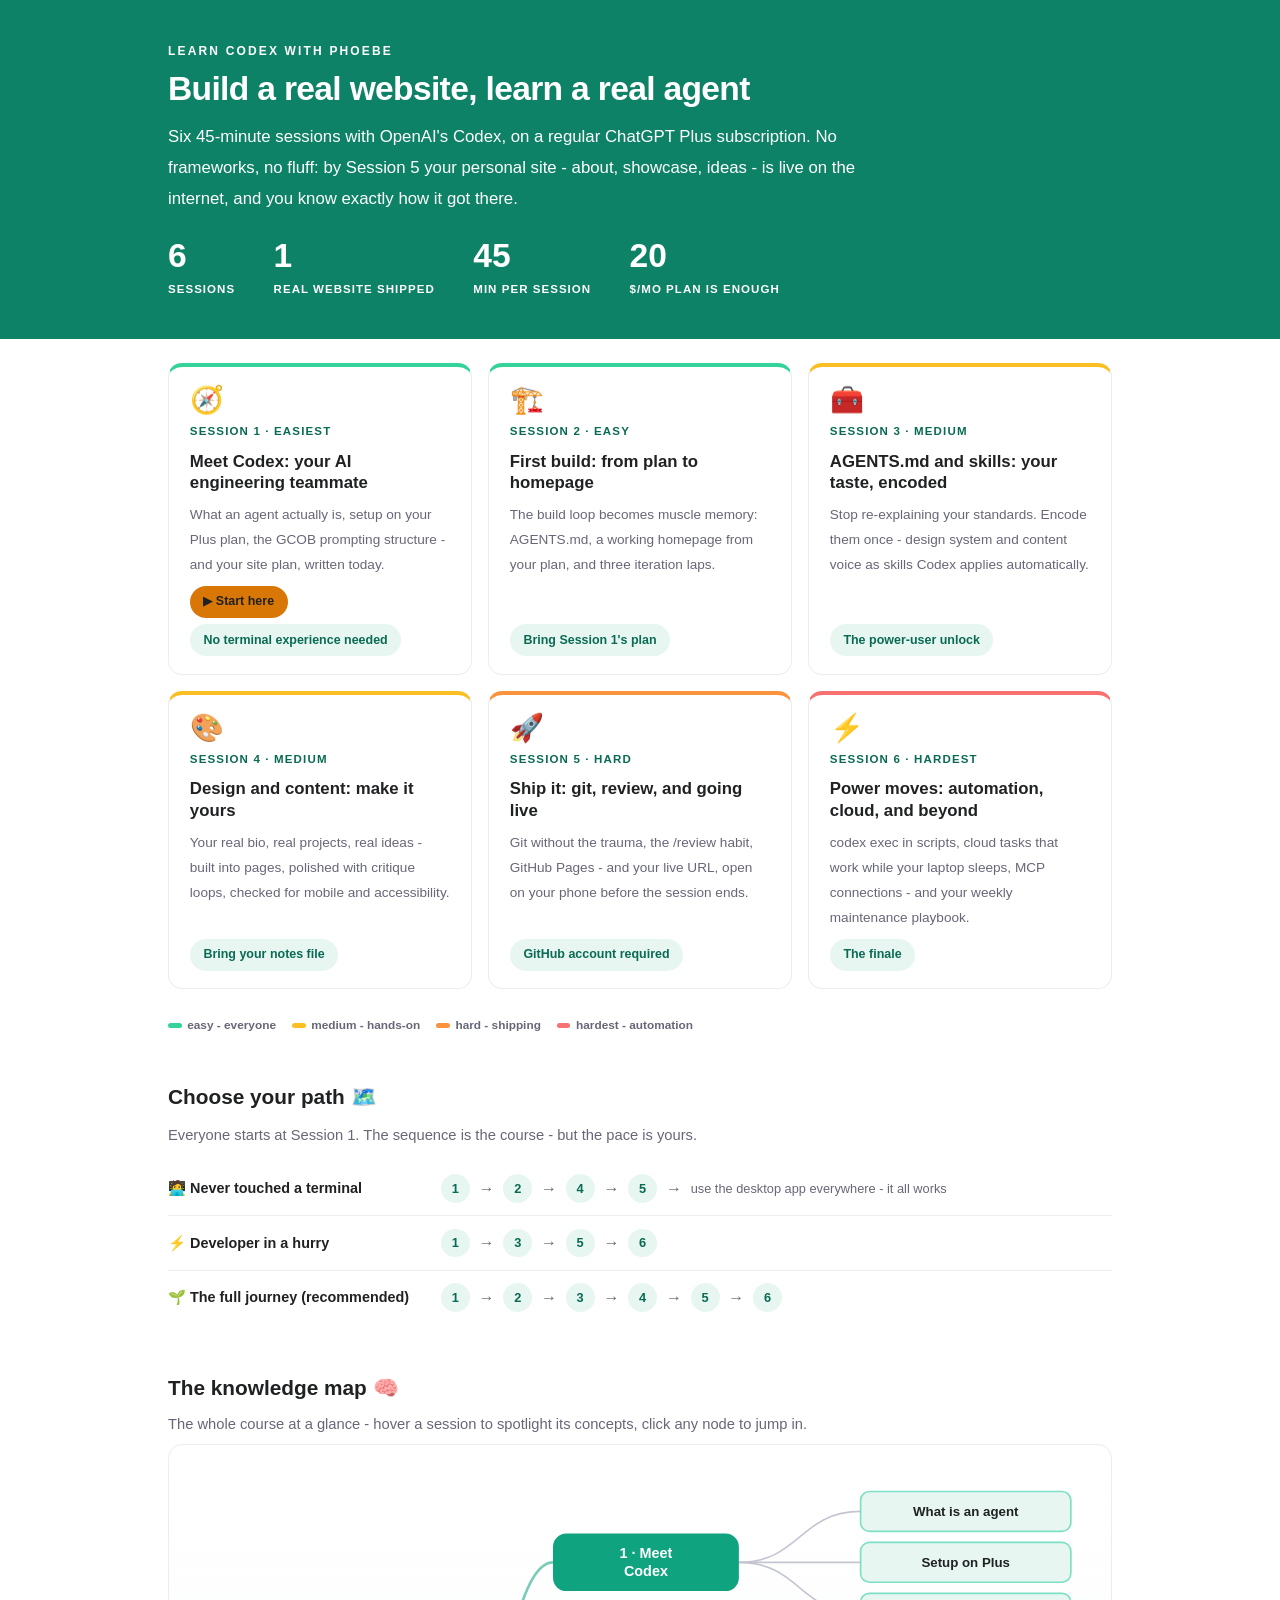
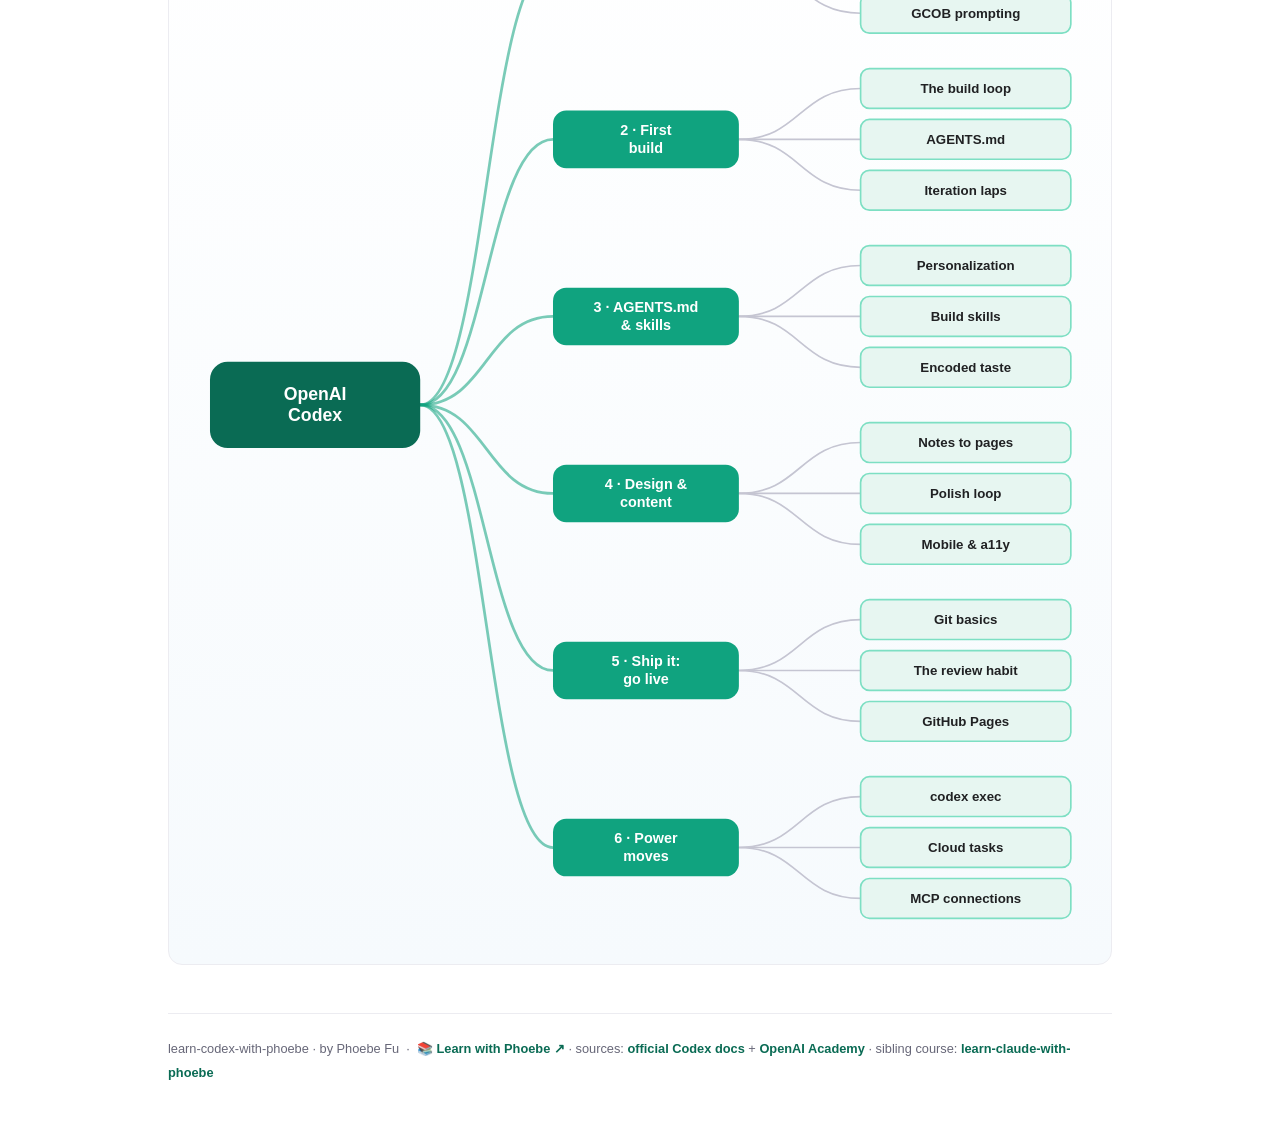
<file: index.html>
<!DOCTYPE html>
<html lang="en">
<head>
<meta charset="UTF-8">
<meta name="viewport" content="width=device-width, initial-scale=1.0">
<!-- social:start -->
<meta name="description" content="Six 45-minute sessions with OpenAI&#x27;s Codex, on a regular ChatGPT Plus subscription. No frameworks, no fluff: by Session 5 your personal site - about, showcase, ideas - is live on the internet...">
<meta property="og:type" content="article">
<meta property="og:site_name" content="Learn with Phoebe">
<meta property="og:title" content="learn codex with phoebe - build a real website in six sessions">
<meta property="og:description" content="Six 45-minute sessions with OpenAI&#x27;s Codex, on a regular ChatGPT Plus subscription. No frameworks, no fluff: by Session 5 your personal site - about, showcase, ideas - is live on the internet...">
<meta property="og:url" content="https://phoebefu6.github.io/learn-codex-with-phoebe/">
<meta property="og:image" content="https://phoebefu6.github.io/learn-codex-with-phoebe/assets/og-cover.png">
<meta property="og:image:width" content="1200">
<meta property="og:image:height" content="630">
<meta name="twitter:card" content="summary_large_image">
<meta name="twitter:title" content="learn codex with phoebe - build a real website in six sessions">
<meta name="twitter:description" content="Six 45-minute sessions with OpenAI&#x27;s Codex, on a regular ChatGPT Plus subscription. No frameworks, no fluff: by Session 5 your personal site - about, showcase, ideas - is live on the internet...">
<meta name="twitter:image" content="https://phoebefu6.github.io/learn-codex-with-phoebe/assets/og-cover.png">
<!-- social:end -->
<title>learn codex with phoebe - build a real website in six sessions</title>
<link rel="stylesheet" href="assets/style.css?v=46">
<style>
  .stats-row { display: flex; gap: 2.4rem; margin-top: 1.5rem; flex-wrap: wrap; }
  .stat b { display: block; font-size: 2.1rem; font-weight: 800; line-height: 1.05; font-variant-numeric: tabular-nums; }
  .stat span { font-size: .72rem; opacity: 1; text-transform: uppercase; letter-spacing: .09em; font-weight: 600; }

  .course-grid { display: grid; grid-template-columns: repeat(auto-fit, minmax(17rem, 1fr)); gap: 1rem; margin-top: 1.5rem; }
  .course-card {
    border: 1px solid var(--hairline);
    border-top: 4px solid var(--diff, var(--indigo));
    border-radius: var(--radius);
    padding: 1.2rem 1.3rem 1.1rem;
    display: flex;
    flex-direction: column;
    gap: .5rem;
    text-decoration: none;
    color: var(--ink);
    background: #fff;
    transition: box-shadow .15s ease, border-color .15s ease, transform .15s ease;
    position: relative;
  }
  .course-card:hover { border-color: var(--indigo-soft); border-top-color: var(--diff, var(--indigo)); box-shadow: 0 8px 28px rgba(16,163,127,.13); transform: translateY(-3px); }
  .course-card .cicon { font-size: 1.7rem; line-height: 1; }
  .course-card .cnum { font-size: .72rem; font-weight: 700; color: var(--indigo); text-transform: uppercase; letter-spacing: .1em; }
  .course-card h3 { font-size: 1.05rem; font-weight: 800; line-height: 1.3; }
  .course-card p { font-size: .85rem; color: var(--muted); flex: 1; }
  .course-card .meta { display: flex; gap: .4rem; flex-wrap: wrap; }

  .diff-legend { display: flex; gap: 1rem; margin-top: 1.6rem; font-size: .74rem; color: var(--muted); font-weight: 600; flex-wrap: wrap; }
  .diff-legend i { display: inline-block; width: .85rem; height: .35rem; border-radius: 999px; margin-right: .35rem; vertical-align: middle; }

  .paths { margin-top: 2.6rem; }
  .paths h2 { font-size: 1.3rem; font-weight: 800; margin-bottom: .3rem; }
  .paths .plede { color: var(--muted); font-size: .92rem; margin-bottom: .8rem; }
  .path { display: flex; gap: .55rem; align-items: center; padding: .75rem 0; border-bottom: .5px solid var(--hairline); flex-wrap: wrap; }
  .path:last-child { border-bottom: none; }
  .path b { min-width: 16.5rem; font-size: .9rem; }
  .path .pstep { background: var(--indigo-50); color: var(--indigo-deep); border-radius: 999px; padding: .16rem .68rem; font-weight: 700; font-size: .8rem; text-decoration: none; transition: all .12s ease; }
  .path .pstep:hover { background: var(--indigo); color: #fff; }
  .path .parr { color: var(--muted); font-weight: 700; }

  .mm-section { margin-top: 1.6rem; }
  .mm-section h2 { font-size: 1.3rem; font-weight: 800; margin-bottom: .2rem; }
  .mm-section .mm-lede { color: var(--muted); font-size: .92rem; margin-bottom: .4rem; }
  .mm-wrap { border: 1px solid var(--hairline); border-radius: var(--radius); background: linear-gradient(180deg,#fff, #F6FAFD); padding: .6rem; overflow-x: auto; }
  .mm-svg { width: 100%; height: auto; display: block; max-width: 60rem; margin: 0 auto; min-width: 34rem; }
  .mm-link { cursor: pointer; text-decoration: none; }
  .mm-node rect { transition: opacity .15s ease, filter .15s ease; }
  .mm-node text { pointer-events: none; }
  .mm-link:hover .mm-node rect { filter: brightness(1.06); }
  .mm-edge { transition: opacity .15s ease; }
</style>
<style>/* contrast-patch-2 */ .cnum, .course-card .cnum, .paths a, .pagefoot a, .pstep, .path .pstep { color: var(--indigo-deep); }</style>
</head>
<body>

<header class="masthead">
  <div class="wrap">
    <div class="eyebrow">Learn Codex with Phoebe</div>
    <h1>Build a real website, learn a real agent</h1>
    <p class="sub">Six 45-minute sessions with OpenAI's Codex, on a regular ChatGPT Plus subscription. No frameworks, no fluff: by Session 5 your personal site - about, showcase, ideas - is live on the internet, and you know exactly how it got there.</p>
    <div class="stats-row">
      <div class="stat"><b data-count="6">6</b><span>sessions</span></div>
      <div class="stat"><b data-count="1">1</b><span>real website shipped</span></div>
      <div class="stat"><b data-count="45">45</b><span>min per session</span></div>
      <div class="stat"><b data-count="20">20</b><span>$/mo plan is enough</span></div>
    </div>
  </div>
</header>

<main class="wrap">
  

  <section class="section">
    <div class="course-grid">
      <a class="course-card" href="courses/01-meet-codex.html" style="--diff:#34D399">
        <span class="cicon">🧭</span>
        <span class="cnum">Session 1 · easiest</span>
        <h3>Meet Codex: your AI engineering teammate</h3>
        <p>What an agent actually is, setup on your Plus plan, the GCOB prompting structure - and your site plan, written today.</p>
        <span class="meta"><span class="pill amber">▶ Start here</span><span class="pill light">No terminal experience needed</span></span>
      </a>
      <a class="course-card" href="courses/02-first-build.html" style="--diff:#34D399">
        <span class="cicon">🏗️</span>
        <span class="cnum">Session 2 · easy</span>
        <h3>First build: from plan to homepage</h3>
        <p>The build loop becomes muscle memory: AGENTS.md, a working homepage from your plan, and three iteration laps.</p>
        <span class="meta"><span class="pill light">Bring Session 1's plan</span></span>
      </a>
      <a class="course-card" href="courses/03-agents-and-skills.html" style="--diff:#FBBF24">
        <span class="cicon">🧰</span>
        <span class="cnum">Session 3 · medium</span>
        <h3>AGENTS.md and skills: your taste, encoded</h3>
        <p>Stop re-explaining your standards. Encode them once - design system and content voice as skills Codex applies automatically.</p>
        <span class="meta"><span class="pill light">The power-user unlock</span></span>
      </a>
      <a class="course-card" href="courses/04-design-and-content.html" style="--diff:#FBBF24">
        <span class="cicon">🎨</span>
        <span class="cnum">Session 4 · medium</span>
        <h3>Design and content: make it yours</h3>
        <p>Your real bio, real projects, real ideas - built into pages, polished with critique loops, checked for mobile and accessibility.</p>
        <span class="meta"><span class="pill light">Bring your notes file</span></span>
      </a>
      <a class="course-card" href="courses/05-ship-it.html" style="--diff:#FB923C">
        <span class="cicon">🚀</span>
        <span class="cnum">Session 5 · hard</span>
        <h3>Ship it: git, review, and going live</h3>
        <p>Git without the trauma, the /review habit, GitHub Pages - and your live URL, open on your phone before the session ends.</p>
        <span class="meta"><span class="pill light">GitHub account required</span></span>
      </a>
      <a class="course-card" href="courses/06-power-moves.html" style="--diff:#F87171">
        <span class="cicon">⚡</span>
        <span class="cnum">Session 6 · hardest</span>
        <h3>Power moves: automation, cloud, and beyond</h3>
        <p>codex exec in scripts, cloud tasks that work while your laptop sleeps, MCP connections - and your weekly maintenance playbook.</p>
        <span class="meta"><span class="pill light">The finale</span></span>
      </a>
    </div>
    <div class="diff-legend">
      <span><i style="background:#34D399"></i>easy - everyone</span>
      <span><i style="background:#FBBF24"></i>medium - hands-on</span>
      <span><i style="background:#FB923C"></i>hard - shipping</span>
      <span><i style="background:#F87171"></i>hardest - automation</span>
    </div>

    <div class="paths">
      <h2>Choose your path 🗺️</h2>
      <p class="plede">Everyone starts at Session 1. The sequence is the course - but the pace is yours.</p>
      <div class="path"><b>🧑‍💻 Never touched a terminal</b>
        <a class="pstep" href="courses/01-meet-codex.html">1</a><span class="parr">→</span>
        <a class="pstep" href="courses/02-first-build.html">2</a><span class="parr">→</span>
        <a class="pstep" href="courses/04-design-and-content.html">4</a><span class="parr">→</span>
        <a class="pstep" href="courses/05-ship-it.html">5</a><span class="parr">→</span>
        <span style="font-size:.8rem;color:var(--muted)">use the desktop app everywhere - it all works</span>
      </div>
      <div class="path"><b>⚡ Developer in a hurry</b>
        <a class="pstep" href="courses/01-meet-codex.html">1</a><span class="parr">→</span>
        <a class="pstep" href="courses/03-agents-and-skills.html">3</a><span class="parr">→</span>
        <a class="pstep" href="courses/05-ship-it.html">5</a><span class="parr">→</span>
        <a class="pstep" href="courses/06-power-moves.html">6</a>
      </div>
      <div class="path"><b>🌱 The full journey (recommended)</b>
        <a class="pstep" href="courses/01-meet-codex.html">1</a><span class="parr">→</span>
        <a class="pstep" href="courses/02-first-build.html">2</a><span class="parr">→</span>
        <a class="pstep" href="courses/03-agents-and-skills.html">3</a><span class="parr">→</span>
        <a class="pstep" href="courses/04-design-and-content.html">4</a><span class="parr">→</span>
        <a class="pstep" href="courses/05-ship-it.html">5</a><span class="parr">→</span>
        <a class="pstep" href="courses/06-power-moves.html">6</a>
      </div>
    </div>
  </section>

  <section class="section mm-section">
    <h2>The knowledge map 🧠</h2>
    <p class="mm-lede">The whole course at a glance - hover a session to spotlight its concepts, click any node to jump in.</p>
    <div class="mm-wrap"><div id="mindmap"></div></div>
  </section>

  <footer class="pagefoot">
    <span>learn-codex-with-phoebe · by Phoebe Fu &nbsp;·&nbsp; 📚 <a href="https://phoebefu6.github.io/learn-with-phoebe/">Learn with Phoebe ↗</a> · sources: <a href="https://learn.chatgpt.com/docs">official Codex docs</a> + <a href="https://academy.openai.com">OpenAI Academy</a> · sibling course: <a href="https://phoebefu6.github.io/learn-claude-with-phoebe/">learn-claude-with-phoebe</a></span>
  </footer>
</main>

<script>
window.MINDMAP_DATA = {
  title: "OpenAI\nCodex",
  centerColor: "#0A6B54",
  sessions: [
    { label: "Meet\nCodex", href: "courses/01-meet-codex.html", color: "#34D399",
      concepts: [
        { label: "What is an agent", href: "courses/01-meet-codex.html" },
        { label: "Setup on Plus", href: "courses/01-meet-codex.html" },
        { label: "GCOB prompting", href: "courses/01-meet-codex.html" } ] },
    { label: "First\nbuild", href: "courses/02-first-build.html", color: "#34D399",
      concepts: [
        { label: "The build loop", href: "courses/02-first-build.html" },
        { label: "AGENTS.md", href: "courses/02-first-build.html" },
        { label: "Iteration laps", href: "courses/02-first-build.html" } ] },
    { label: "AGENTS.md\n& skills", href: "courses/03-agents-and-skills.html", color: "#FBBF24",
      concepts: [
        { label: "Personalization", href: "courses/03-agents-and-skills.html" },
        { label: "Build skills", href: "courses/03-agents-and-skills.html" },
        { label: "Encoded taste", href: "courses/03-agents-and-skills.html" } ] },
    { label: "Design &\ncontent", href: "courses/04-design-and-content.html", color: "#FBBF24",
      concepts: [
        { label: "Notes to pages", href: "courses/04-design-and-content.html" },
        { label: "Polish loop", href: "courses/04-design-and-content.html" },
        { label: "Mobile & a11y", href: "courses/04-design-and-content.html" } ] },
    { label: "Ship it:\ngo live", href: "courses/05-ship-it.html", color: "#FB923C",
      concepts: [
        { label: "Git basics", href: "courses/05-ship-it.html" },
        { label: "The review habit", href: "courses/05-ship-it.html" },
        { label: "GitHub Pages", href: "courses/05-ship-it.html" } ] },
    { label: "Power\nmoves", href: "courses/06-power-moves.html", color: "#F87171",
      concepts: [
        { label: "codex exec", href: "courses/06-power-moves.html" },
        { label: "Cloud tasks", href: "courses/06-power-moves.html" },
        { label: "MCP connections", href: "courses/06-power-moves.html" } ] }
  ]
};
</script>
<script src="assets/mindmap.js?v=17"></script>
<script src="assets/app.js?v=44"></script>
</body>
</html>
</file>
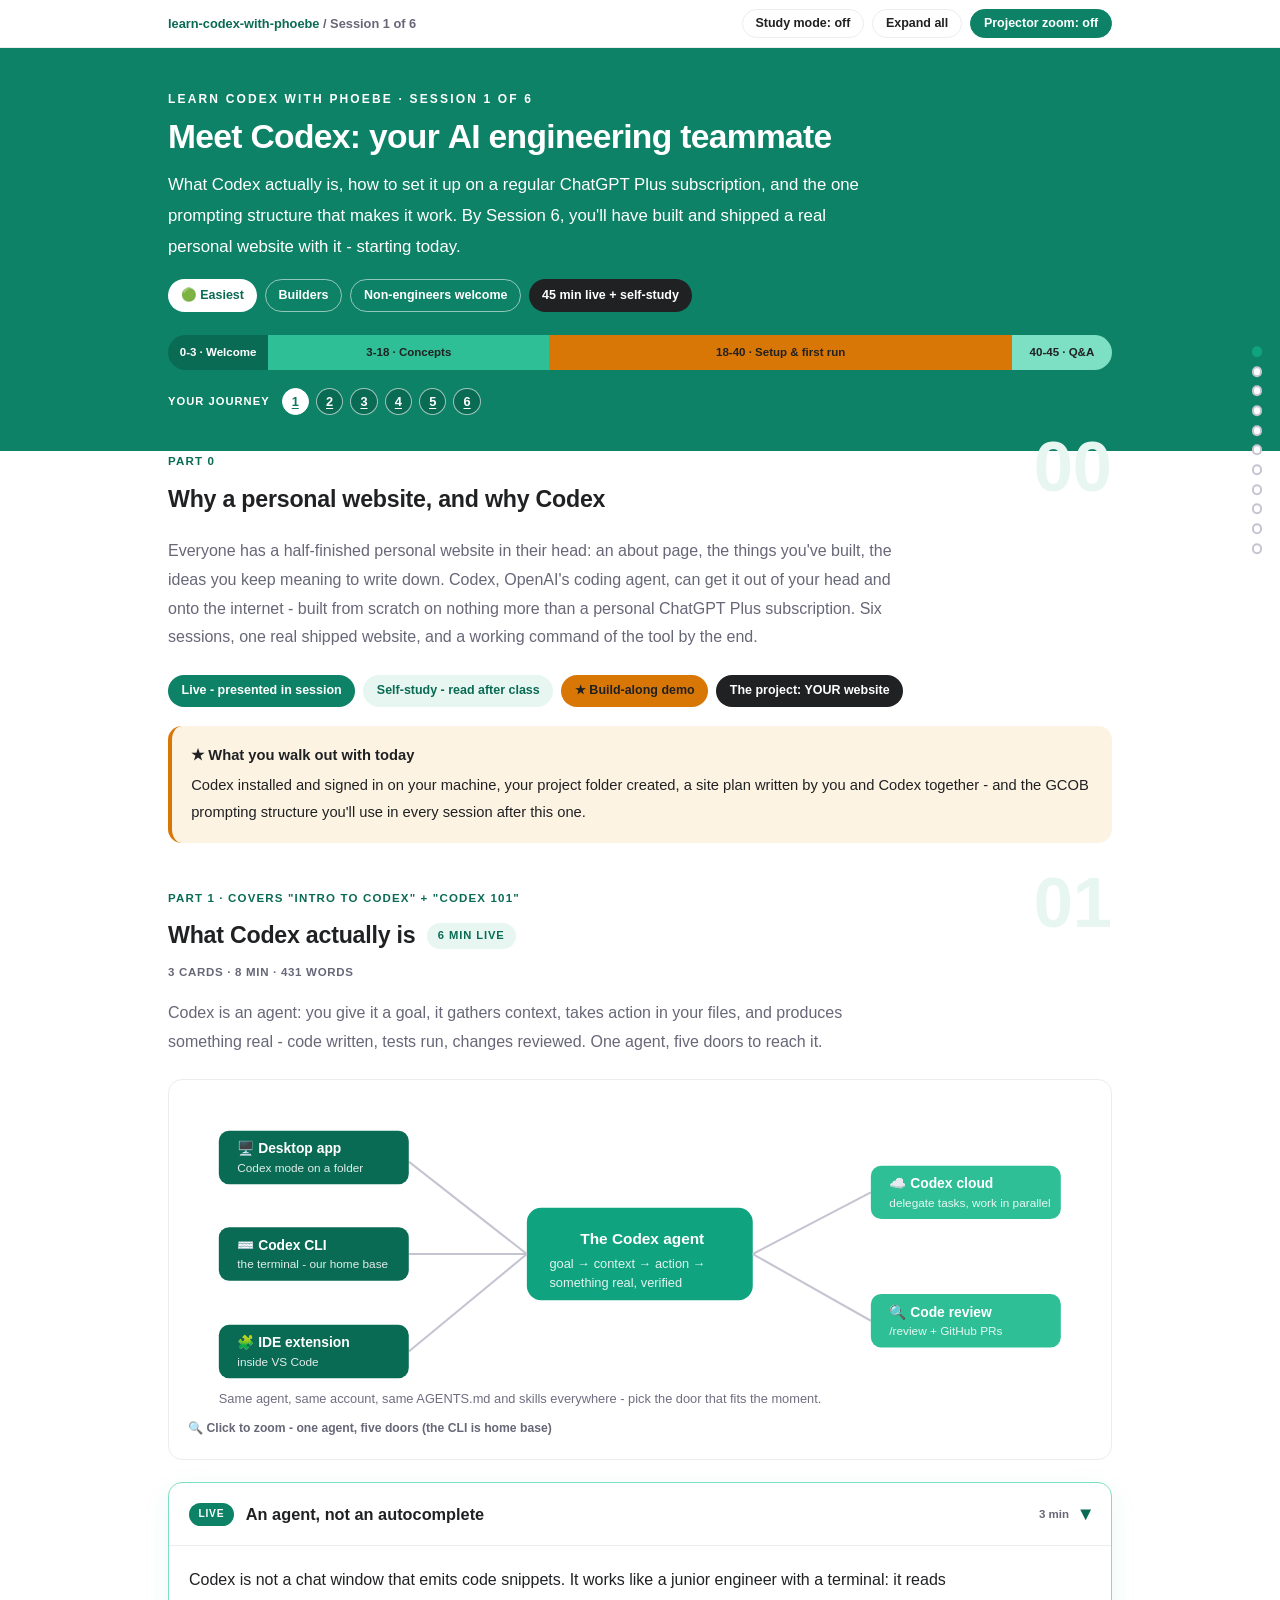
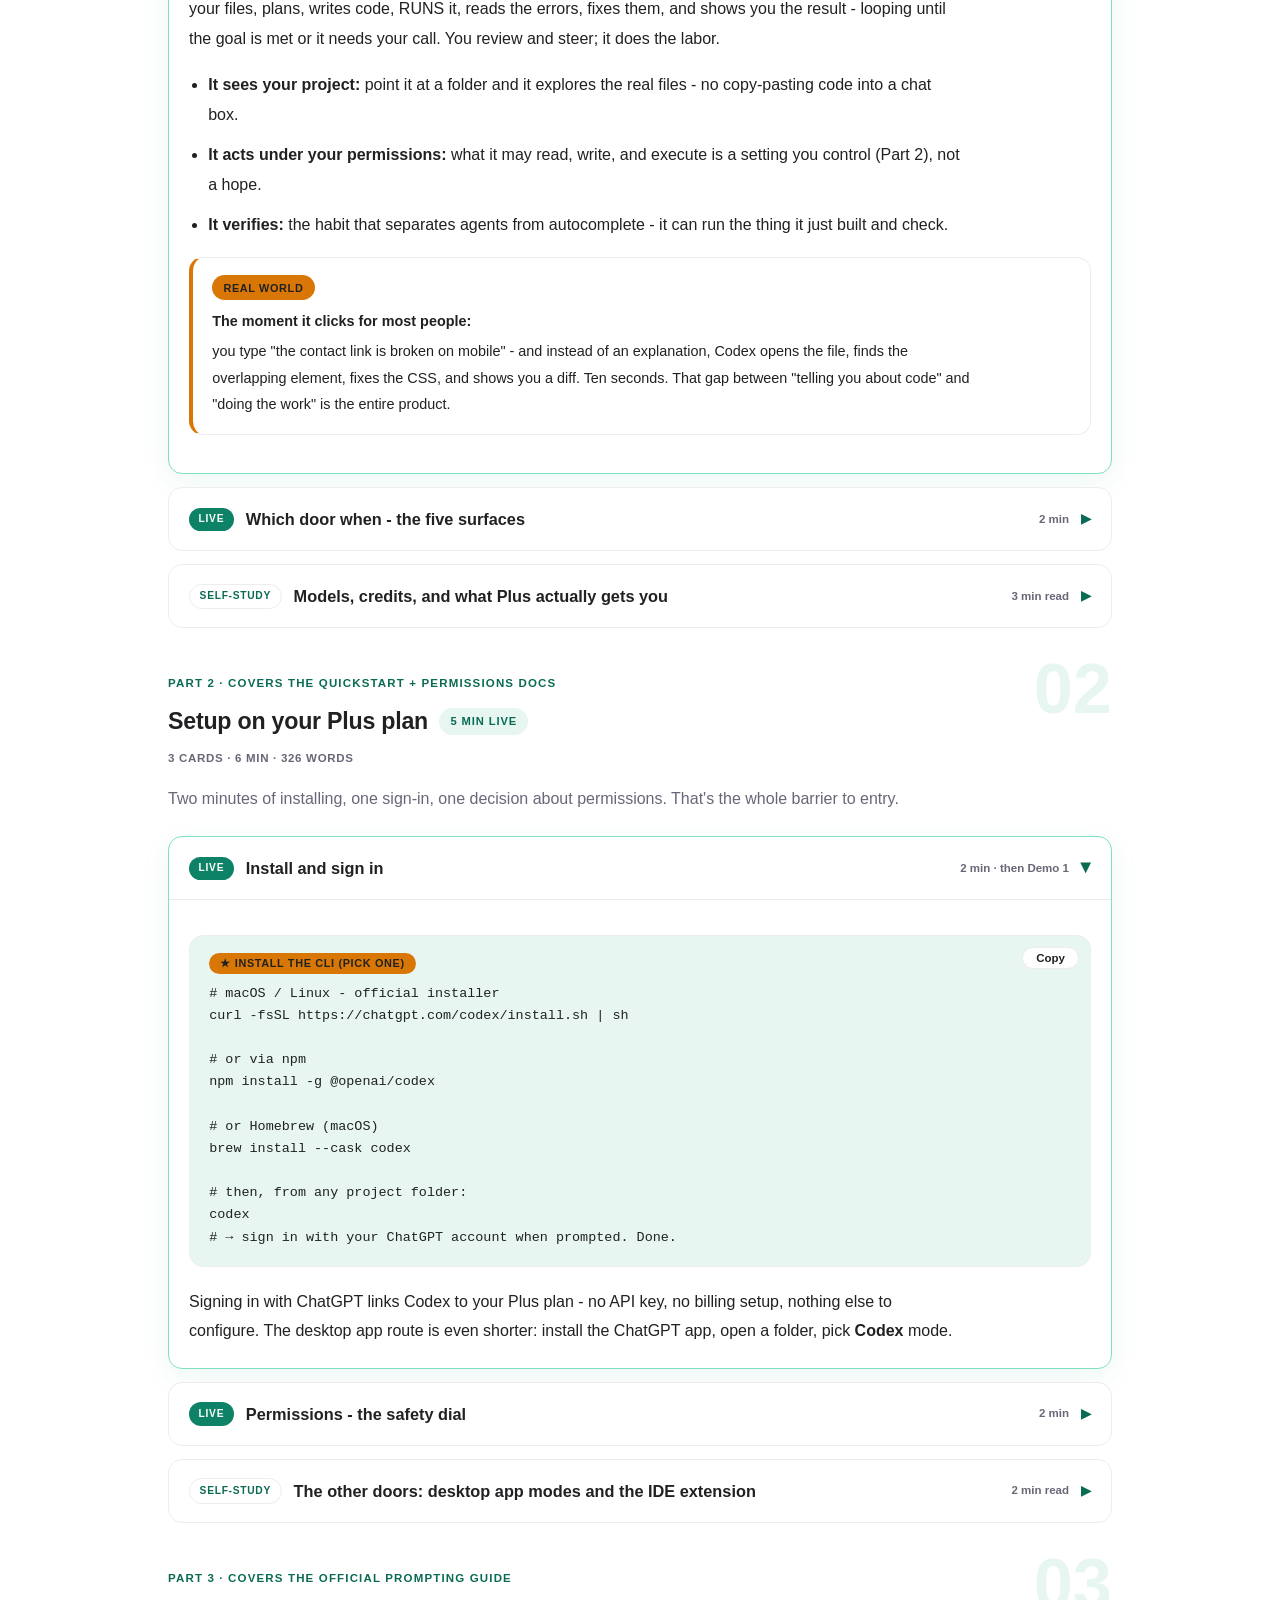
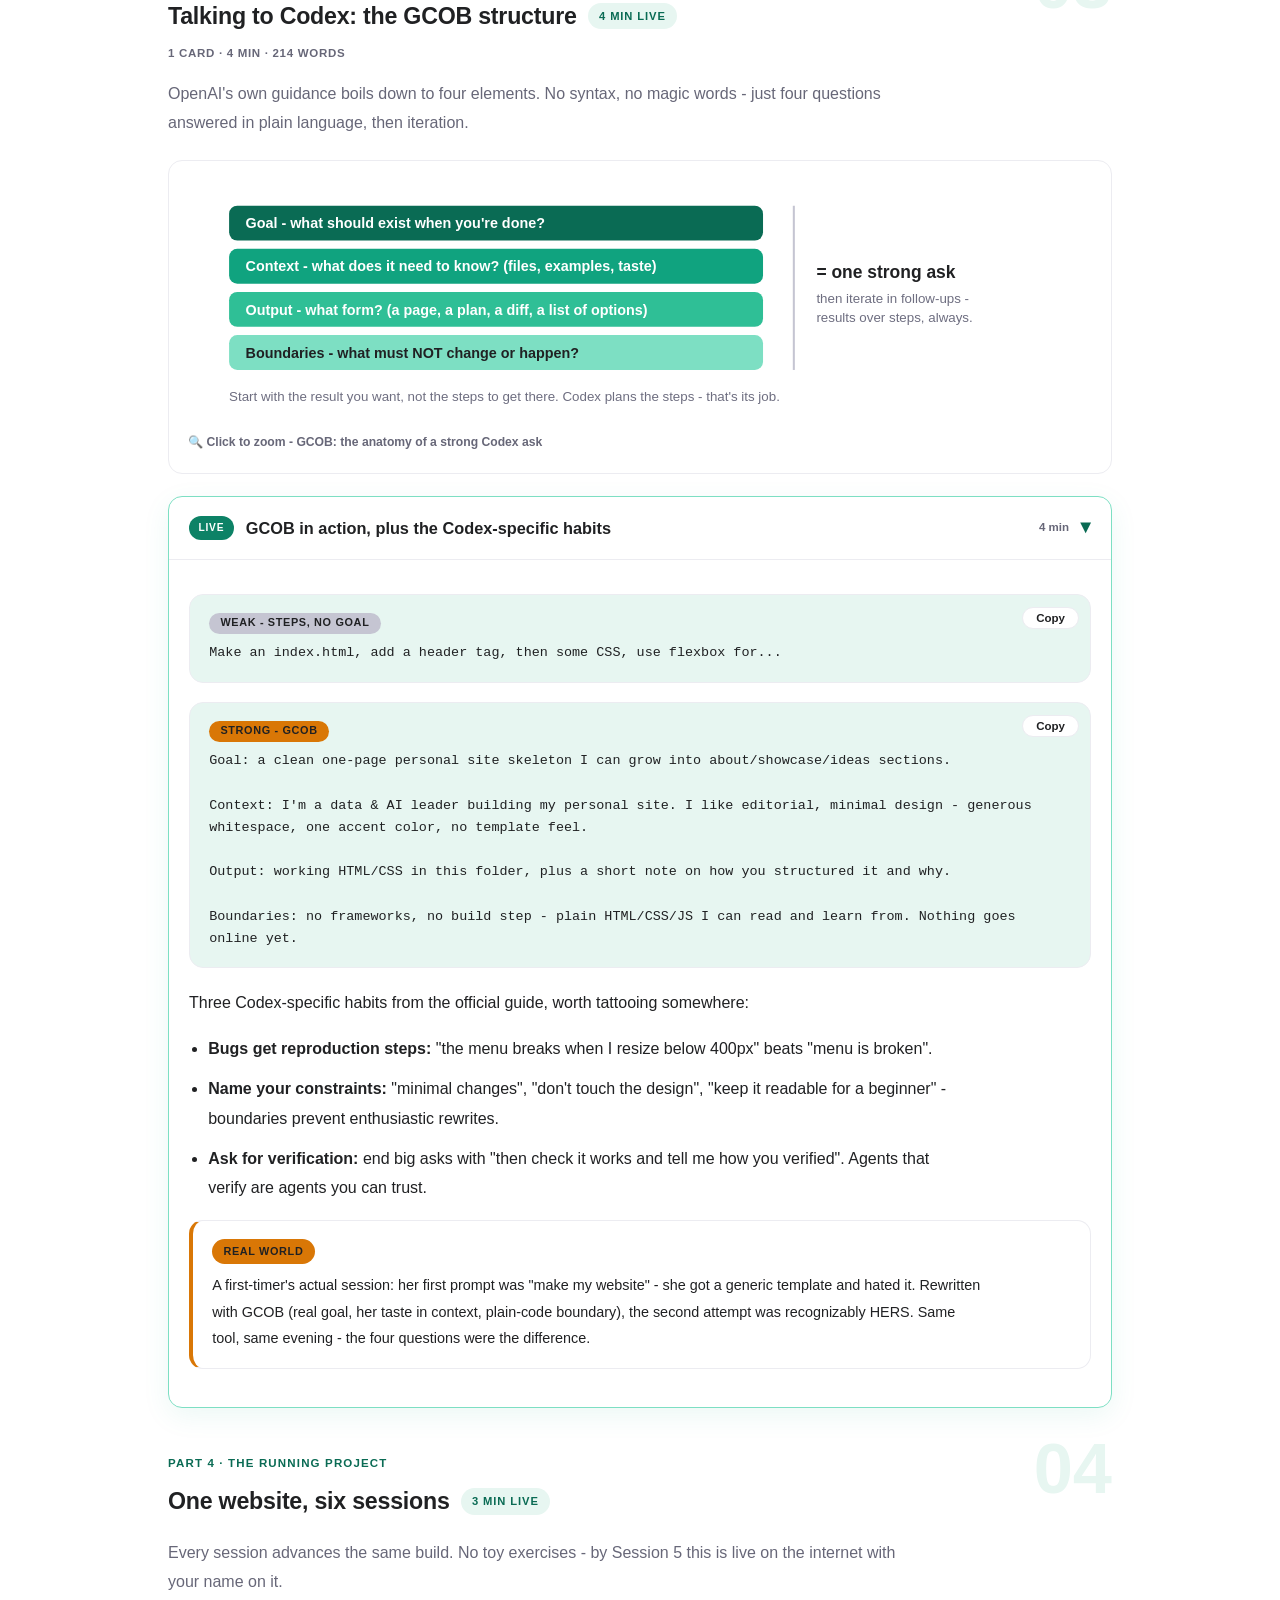
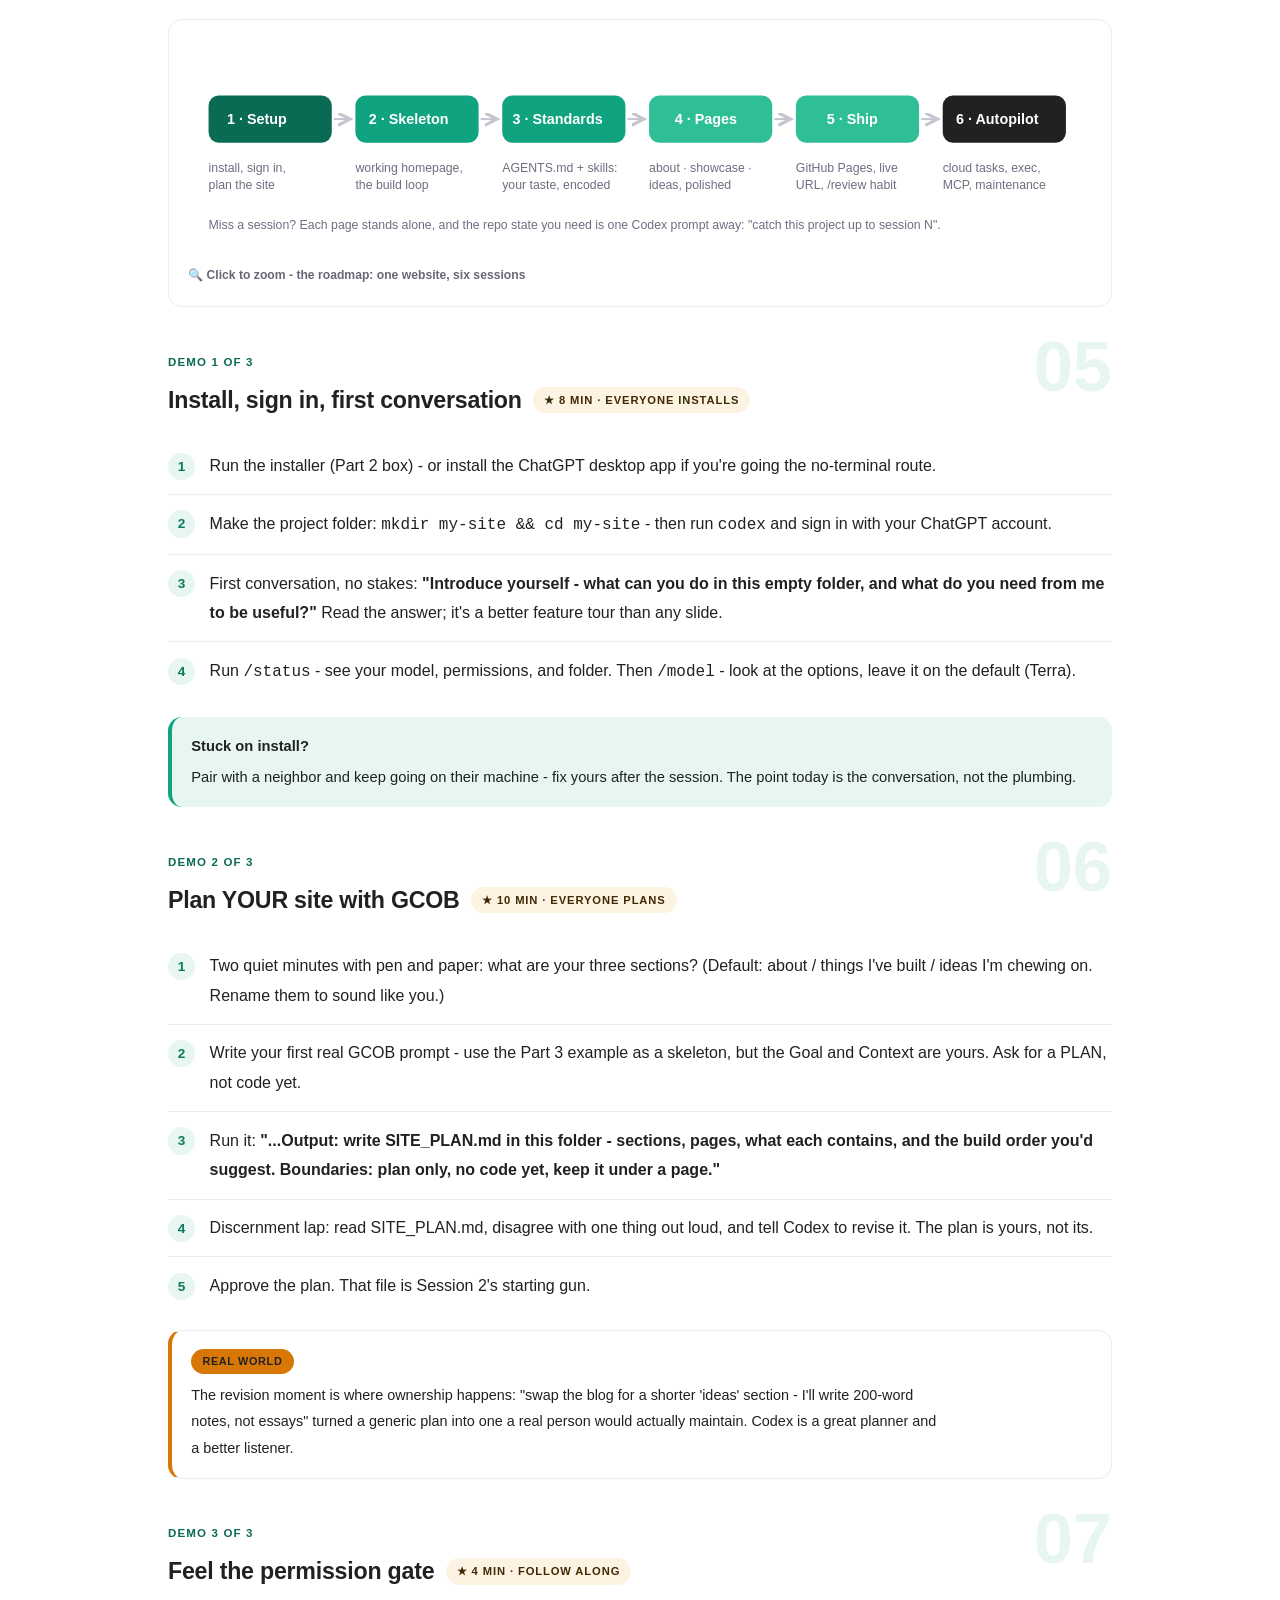
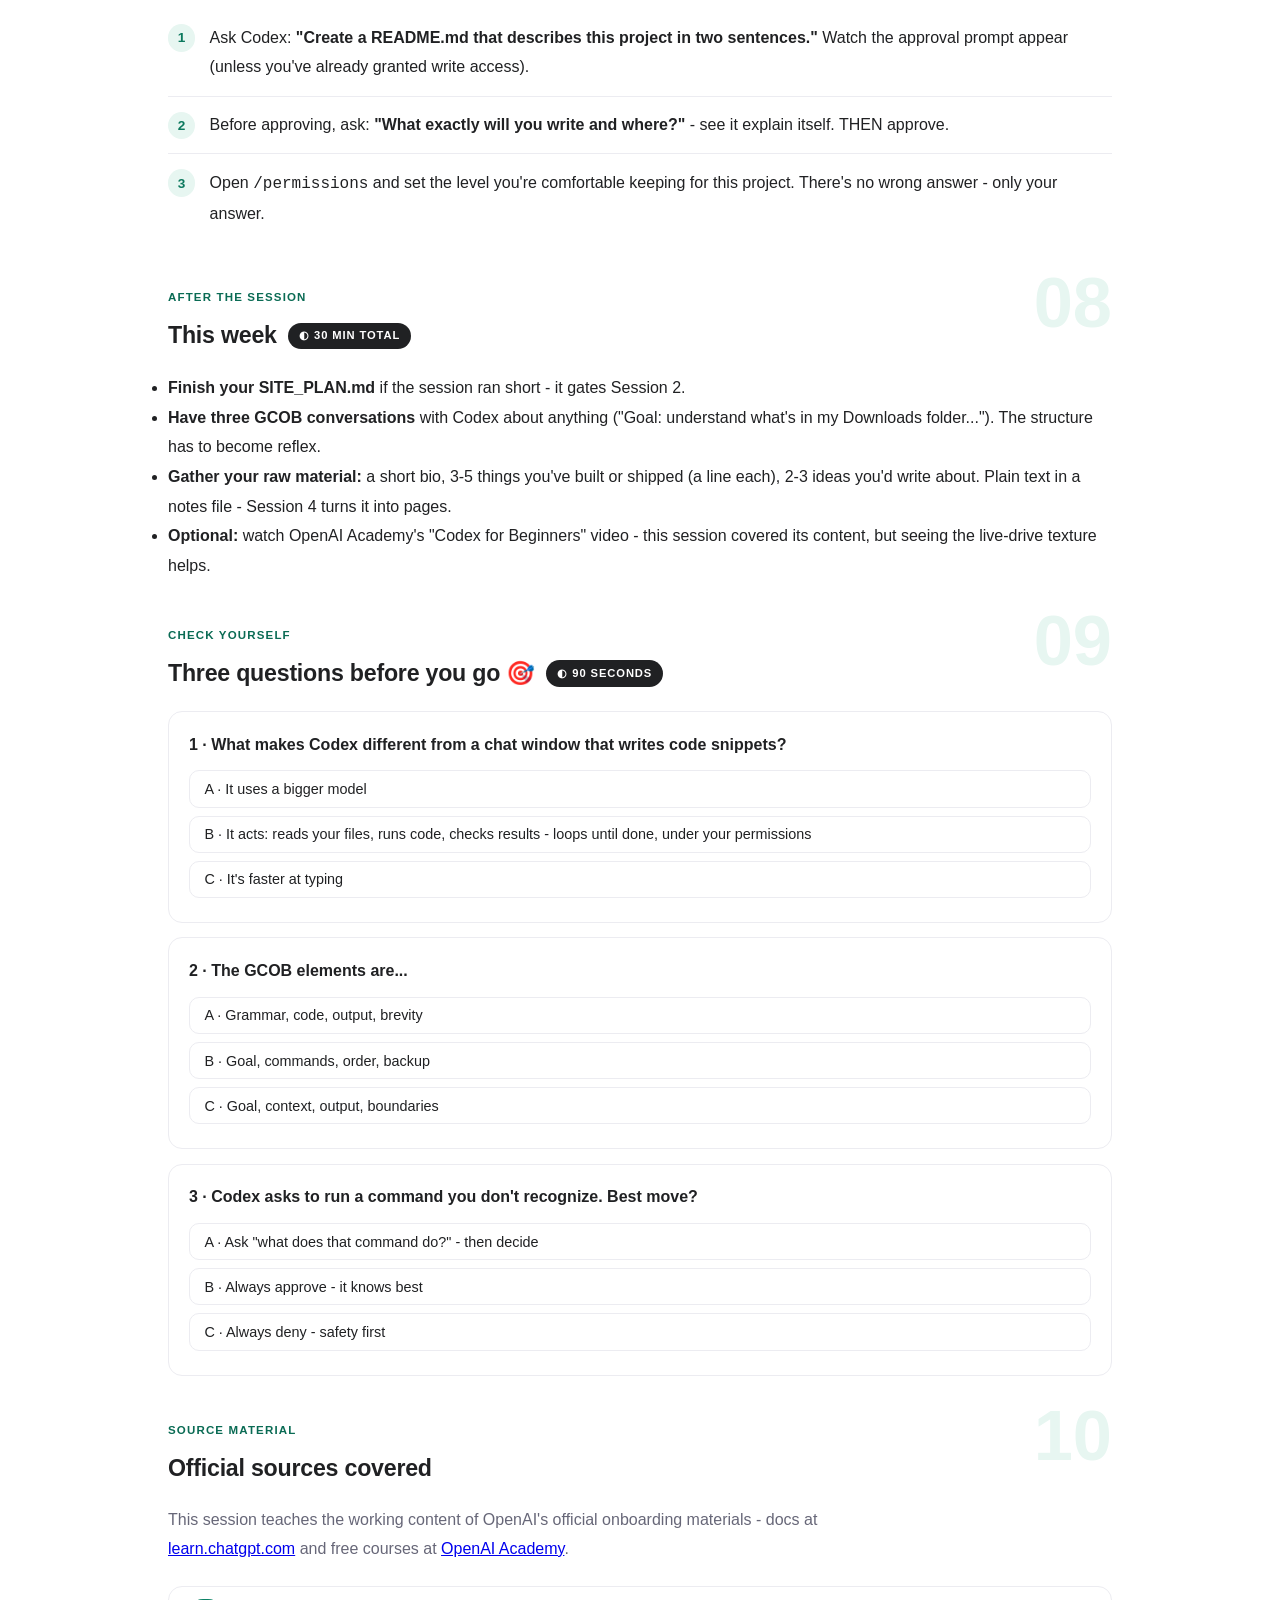
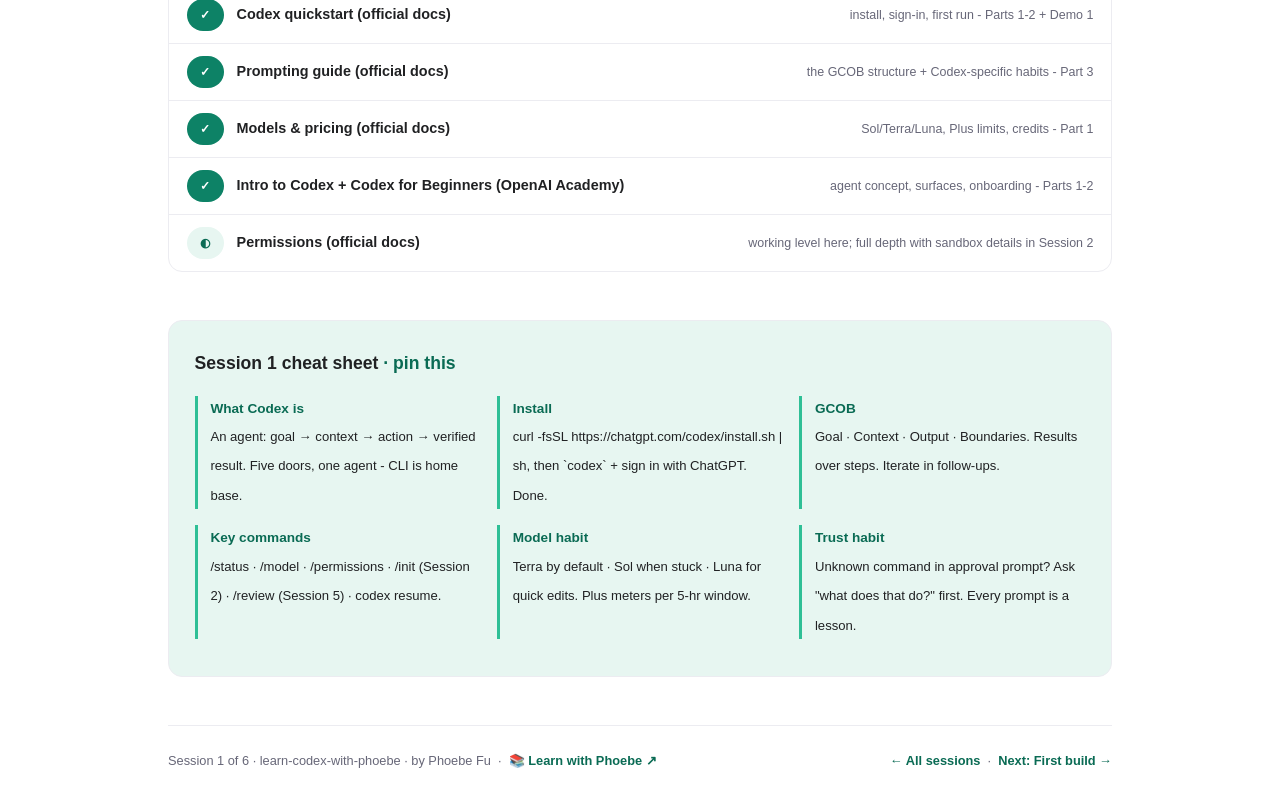
<file: courses/01-meet-codex.html>
<!DOCTYPE html>
<html lang="en">
<head>
<meta charset="UTF-8">
<meta name="viewport" content="width=device-width, initial-scale=1.0">
<!-- social:start -->
<meta name="description" content="Everyone has a half-finished personal website in their head: an about page, the things you&#x27;ve built, the ideas you keep meaning to write down. Codex can get it out of your head and onto...">
<meta property="og:type" content="article">
<meta property="og:site_name" content="Learn with Phoebe">
<meta property="og:title" content="Meet Codex: your AI engineering teammate - learn codex with phoebe">
<meta property="og:description" content="Everyone has a half-finished personal website in their head: an about page, the things you&#x27;ve built, the ideas you keep meaning to write down. Codex can get it out of your head and onto...">
<meta property="og:url" content="https://phoebefu6.github.io/learn-codex-with-phoebe/courses/01-meet-codex.html">
<meta property="og:image" content="https://phoebefu6.github.io/learn-codex-with-phoebe/assets/og-cover.png">
<meta property="og:image:width" content="1200">
<meta property="og:image:height" content="630">
<meta name="twitter:card" content="summary_large_image">
<meta name="twitter:title" content="Meet Codex: your AI engineering teammate - learn codex with phoebe">
<meta name="twitter:description" content="Everyone has a half-finished personal website in their head: an about page, the things you&#x27;ve built, the ideas you keep meaning to write down. Codex can get it out of your head and onto...">
<meta name="twitter:image" content="https://phoebefu6.github.io/learn-codex-with-phoebe/assets/og-cover.png">
<!-- social:end -->
<title>Session 1 · Meet Codex: your AI engineering teammate - learn codex with phoebe</title>
<link rel="stylesheet" href="../assets/style.css?v=45">
</head>
<body>

<div class="toolbar">
  <div class="wrap">
    <span class="crumb"><a href="../index.html">learn-codex-with-phoebe</a> / Session 1 of 6</span>
    <button class="btn" id="toggle-all" type="button">Expand all</button>
    <button class="btn primary" id="zoom-toggle" type="button">Projector zoom: off</button>
  </div>
</div>

<header class="masthead">
  <div class="wrap">
    <div class="eyebrow">Learn Codex with Phoebe · Session 1 of 6</div>
    <h1>Meet Codex: <span class="accent">your AI engineering teammate</span></h1>
    <p class="sub">What Codex actually is, how to set it up on a regular ChatGPT Plus subscription, and the one prompting structure that makes it work. By Session 6, you'll have built and shipped a real personal website with it - starting today.</p>
    <div class="chip-row">
      <span class="chip level">🟢 Easiest</span>
      <span class="chip audience">Builders</span>
      <span class="chip audience">Non-engineers welcome</span>
      <span class="chip time">45 min live + self-study</span>
    </div>
    <div class="agenda">
      <span class="a1" style="flex:1">0-3 · Welcome</span>
      <span class="a2" style="flex:3">3-18 · Concepts</span>
      <span class="a3" style="flex:5">18-40 · Setup &amp; first run</span>
      <span class="a4" style="flex:1">40-45 · Q&amp;A</span>
    </div>
  </div>
</header>

<main class="wrap">

  <!-- ============ INTRO ============ -->
  <section class="section" id="intro">
    <div class="section-kicker">
      <span class="klabel">Part 0</span>
      <h2>Why a personal website, and why Codex</h2>
    </div>
    <p class="lede">Everyone has a half-finished personal website in their head: an about page, the things you've built, the ideas you keep meaning to write down. Codex, OpenAI's coding agent, can get it out of your head and onto the internet - built from scratch on nothing more than a personal ChatGPT Plus subscription. Six sessions, one real shipped website, and a working command of the tool by the end.</p>
    <div class="legend">
      <span class="pill solid">Live - presented in session</span>
      <span class="pill light">Self-study - read after class</span>
      <span class="pill amber">★ Build-along demo</span>
      <span class="pill inkpill">The project: YOUR website</span>
    </div>
    <div class="callout win">
      <strong>★ What you walk out with today</strong>
      Codex installed and signed in on your machine, your project folder created, a site plan written by you and Codex together - and the GCOB prompting structure you'll use in every session after this one.
    </div>
  </section>

  <!-- ============ PART 1: WHAT CODEX IS ============ -->
  <section class="section" id="what-codex-is">
    <div class="section-kicker">
      <span class="klabel">Part 1 · covers "intro to codex" + "codex 101"</span>
      <h2>What Codex actually is <span class="tag concept">6 min live</span></h2>
    </div>
    <p class="lede">Codex is an agent: you give it a goal, it gathers context, takes action in your files, and produces something real - code written, tests run, changes reviewed. One agent, five doors to reach it.</p>

    <figure class="zoomable">
      <svg viewBox="0 0 880 300" xmlns="http://www.w3.org/2000/svg" role="img" aria-label="Codex: one agent, five surfaces - desktop app, CLI, IDE extension, cloud, code review">
        <style>
          .cxT { font: 700 15px Inter, sans-serif; fill: #FFFFFF; }
          .cxS { font: 400 12.5px Inter, sans-serif; fill: #FFFFFF; opacity: .88; }
          .cxI { font: 600 13px Inter, sans-serif; fill: #202123; }
          .cxX { font: 400 12.5px Inter, sans-serif; fill: #6E6E80; }
          .cxA { stroke: #C5C5D2; stroke-width: 2; fill: none; }
        </style>
        <rect x="330" y="105" width="220" height="90" rx="14" fill="#10A37F"/>
        <text class="cxT" x="382" y="140">The Codex agent</text>
        <text class="cxS" x="352" y="164">goal → context → action →</text>
        <text class="cxS" x="352" y="182">something real, verified</text>
        <line class="cxA" x1="330" y1="150" x2="215" y2="60"/>
        <line class="cxA" x1="330" y1="150" x2="215" y2="150"/>
        <line class="cxA" x1="330" y1="150" x2="215" y2="245"/>
        <line class="cxA" x1="550" y1="150" x2="665" y2="90"/>
        <line class="cxA" x1="550" y1="150" x2="665" y2="215"/>
        <rect x="30" y="30" width="185" height="52" rx="10" fill="#0A6B54"/>
        <text class="cxT" x="48" y="52" style="font-size:13.5px">🖥️ Desktop app</text>
        <text class="cxS" x="48" y="70" style="font-size:11.5px">Codex mode on a folder</text>
        <rect x="30" y="124" width="185" height="52" rx="10" fill="#0A6B54"/>
        <text class="cxT" x="48" y="146" style="font-size:13.5px">⌨️ Codex CLI</text>
        <text class="cxS" x="48" y="164" style="font-size:11.5px">the terminal - our home base</text>
        <rect x="30" y="219" width="185" height="52" rx="10" fill="#0A6B54"/>
        <text class="cxT" x="48" y="241" style="font-size:13.5px">🧩 IDE extension</text>
        <text class="cxS" x="48" y="259" style="font-size:11.5px">inside VS Code</text>
        <rect x="665" y="64" width="185" height="52" rx="10" fill="#2FBF96"/>
        <text class="cxT" x="683" y="86" style="font-size:13.5px">☁️ Codex cloud</text>
        <text class="cxS" x="683" y="104" style="font-size:11.5px">delegate tasks, work in parallel</text>
        <rect x="665" y="189" width="185" height="52" rx="10" fill="#2FBF96"/>
        <text class="cxT" x="683" y="211" style="font-size:13.5px">🔍 Code review</text>
        <text class="cxS" x="683" y="229" style="font-size:11.5px">/review + GitHub PRs</text>
        <text class="cxX" x="30" y="295">Same agent, same account, same AGENTS.md and skills everywhere - pick the door that fits the moment.</text>
      </svg>
      <figcaption>🔍 Click to zoom - one agent, five doors (the CLI is home base)</figcaption>
    </figure>

    <details class="card" open>
      <summary><span class="mode live">Live</span>An agent, not an autocomplete<span class="mini">3 min</span><span class="caret">▶</span></summary>
      <div class="body">
        <p>Codex is not a chat window that emits code snippets. It works like a junior engineer with a terminal: it reads your files, plans, writes code, RUNS it, reads the errors, fixes them, and shows you the result - looping until the goal is met or it needs your call. You review and steer; it does the labor.</p>
        <ul>
          <li><strong>It sees your project:</strong> point it at a folder and it explores the real files - no copy-pasting code into a chat box.</li>
          <li><strong>It acts under your permissions:</strong> what it may read, write, and execute is a setting you control (Part 2), not a hope.</li>
          <li><strong>It verifies:</strong> the habit that separates agents from autocomplete - it can run the thing it just built and check.</li>
        </ul>
        <div class="callout example">
          <span class="ex-pill">Real world</span>
          <p><strong>The moment it clicks for most people:</strong> you type "the contact link is broken on mobile" - and instead of an explanation, Codex opens the file, finds the overlapping element, fixes the CSS, and shows you a diff. Ten seconds. That gap between "telling you about code" and "doing the work" is the entire product.</p>
        </div>
      </div>
    </details>

    <details class="card">
      <summary><span class="mode live">Live</span>Which door when - the five surfaces<span class="mini">2 min</span><span class="caret">▶</span></summary>
      <div class="body">
        <table class="clean">
          <thead><tr><th>Surface</th><th>Reach for it when</th><th>Where you use it</th></tr></thead>
          <tbody>
            <tr><td>Codex CLI (terminal)</td><td>Building in a local folder - full control, fastest loop</td><td>Sessions 1-5, home base</td></tr>
            <tr><td>Desktop app (Codex mode)</td><td>Same power, friendlier face - great if terminals feel hostile</td><td>Valid alternative throughout</td></tr>
            <tr><td>IDE extension</td><td>You live in VS Code and want Codex beside the editor</td><td>Optional, Session 2 note</td></tr>
            <tr><td>Codex cloud</td><td>Delegate a task and close the laptop; run tasks in parallel</td><td>Session 6</td></tr>
            <tr><td>Code review</td><td>Check changes before they ship - /review locally, @codex on GitHub PRs</td><td>Session 5</td></tr>
          </tbody>
        </table>
        <div class="callout tip">
          <strong>Non-engineer in the room?</strong>
          The desktop app's Codex mode does everything the website build needs. Wherever a demo says "in the terminal", the app's chat box accepts the same words.
        </div>
      </div>
    </details>

    <details class="card">
      <summary><span class="mode self">Self-study</span>Models, credits, and what Plus actually gets you<span class="mini">3 min read</span><span class="caret">▶</span></summary>
      <div class="body">
        <p>Codex is included in every ChatGPT plan - Free through Enterprise. On <strong>Plus ($20/month)</strong>, usage is metered in 5-hour windows, and cloud tasks and code reviews share the same pool:</p>
        <table class="clean">
          <thead><tr><th>Model</th><th>Character</th><th>Plus: messages per 5-hr window</th></tr></thead>
          <tbody>
            <tr><td>GPT-5.6 Sol</td><td>Deepest reasoning - hard problems, gnarly bugs</td><td>~15-90</td></tr>
            <tr><td>GPT-5.6 Terra</td><td>The balanced default - most work happens here</td><td>~20-110</td></tr>
            <tr><td>GPT-5.6 Luna</td><td>Fast and light - quick edits, questions</td><td>~50-280</td></tr>
            <tr><td>GPT-5.4 mini</td><td>Bulk simple tasks</td><td>~60-350</td></tr>
          </tbody>
        </table>
        <ul>
          <li><strong>Switch anytime</strong> with <code>/model</code> - model plus reasoning effort per task.</li>
          <li><strong>The budget habit:</strong> default to Terra; reach for Sol when genuinely stuck; drop to Luna for small edits. Ranges are wide because message cost scales with how much thinking a task needs.</li>
          <li><strong>Hit the ceiling?</strong> Plus users can buy extra credits, or simply wait for the window to reset. For a personal website build, Plus limits are comfortable - a session's build fits well inside one window.</li>
        </ul>
      </div>
    </details>
  </section>

  <!-- ============ PART 2: SETUP ============ -->
  <section class="section" id="setup">
    <div class="section-kicker">
      <span class="klabel">Part 2 · covers the quickstart + permissions docs</span>
      <h2>Setup on your Plus plan <span class="tag concept">5 min live</span></h2>
    </div>
    <p class="lede">Two minutes of installing, one sign-in, one decision about permissions. That's the whole barrier to entry.</p>

    <details class="card" open>
      <summary><span class="mode live">Live</span>Install and sign in<span class="mini">2 min · then Demo 1</span><span class="caret">▶</span></summary>
      <div class="body">
        <div class="prompt-box good"><span class="label">★ Install the CLI (pick one)</span># macOS / Linux - official installer
curl -fsSL https://chatgpt.com/codex/install.sh | sh

# or via npm
npm install -g @openai/codex

# or Homebrew (macOS)
brew install --cask codex

# then, from any project folder:
codex
# → sign in with your ChatGPT account when prompted. Done.</div>
        <p>Signing in with ChatGPT links Codex to your Plus plan - no API key, no billing setup, nothing else to configure. The desktop app route is even shorter: install the ChatGPT app, open a folder, pick <strong>Codex</strong> mode.</p>
      </div>
    </details>

    <details class="card">
      <summary><span class="mode live">Live</span>Permissions - the safety dial<span class="mini">2 min</span><span class="caret">▶</span></summary>
      <div class="body">
        <p>Codex acts under a permission gate you control with <code>/permissions</code>: from read-only (it can look, not touch) through auto-edit in the project folder, up to running commands with approval. Two rules carry you through this whole course:</p>
        <ul>
          <li><strong>Start where you're comfortable.</strong> Read-only on day one is a fine choice - promote it as trust builds. Approval prompts are a feature: every "may I run this?" is a chance to learn what it's doing.</li>
          <li><strong>The sandbox is real:</strong> Codex works inside your project folder's boundary; it asks before going beyond. Your website project is a perfect training ground - nothing in it can hurt anything.</li>
        </ul>
        <div class="callout tip">
          <strong>The habit that matters</strong>
          When Codex asks to run a command you don't recognize, ask it "what does that command do?" before approving. It explains happily - and three of those explanations teach more terminal than most tutorials.
        </div>
      </div>
    </details>

    <details class="card">
      <summary><span class="mode self">Self-study</span>The other doors: desktop app modes and the IDE extension<span class="mini">2 min read</span><span class="caret">▶</span></summary>
      <div class="body">
        <ul>
          <li><strong>Desktop app has three modes:</strong> Quick Chat (casual questions), Work (research, documents, analysis), and Codex (software work on a folder). Same account, same limits - mode just sets the working style.</li>
          <li><strong>IDE extension:</strong> Codex inside VS Code, seeing your open editor context. Same agent; useful once you're editing the site by hand alongside it (Session 4 territory).</li>
          <li><strong>Session continuity:</strong> <code>codex resume</code> picks up a previous conversation in the CLI - your project's context survives lunch.</li>
          <li><strong>Everything shares your setup:</strong> the AGENTS.md and skills you'll build in Session 3 apply across CLI, app, and IDE automatically.</li>
        </ul>
      </div>
    </details>
  </section>

  <!-- ============ PART 3: GCOB ============ -->
  <section class="section" id="gcob">
    <div class="section-kicker">
      <span class="klabel">Part 3 · covers the official prompting guide</span>
      <h2>Talking to Codex: the GCOB structure <span class="tag concept">4 min live</span></h2>
    </div>
    <p class="lede">OpenAI's own guidance boils down to four elements. No syntax, no magic words - just four questions answered in plain language, then iteration.</p>

    <figure class="zoomable">
      <svg viewBox="0 0 880 235" xmlns="http://www.w3.org/2000/svg" role="img" aria-label="GCOB prompt anatomy: goal, context, output, boundaries stack into one strong ask">
        <style>
          .gbW { font: 600 14px Inter, sans-serif; fill: #FFFFFF; }
          .gbI { font: 600 14px Inter, sans-serif; fill: #202123; }
          .gbB { font: 700 17px Inter, sans-serif; fill: #202123; }
          .gbX { font: 400 13px Inter, sans-serif; fill: #6E6E80; }
        </style>
        <rect x="40" y="25" width="520" height="34" rx="8" fill="#0A6B54"/>
        <text class="gbW" x="56" y="47">Goal - what should exist when you're done?</text>
        <rect x="40" y="67" width="520" height="34" rx="8" fill="#10A37F"/>
        <text class="gbW" x="56" y="89">Context - what does it need to know? (files, examples, taste)</text>
        <rect x="40" y="109" width="520" height="34" rx="8" fill="#2FBF96"/>
        <text class="gbW" x="56" y="131">Output - what form? (a page, a plan, a diff, a list of options)</text>
        <rect x="40" y="151" width="520" height="34" rx="8" fill="#7DDFC3"/>
        <text class="gbI" x="56" y="173">Boundaries - what must NOT change or happen?</text>
        <line x1="590" y1="25" x2="590" y2="185" stroke="#C5C5D2" stroke-width="2"/>
        <text class="gbB" x="612" y="95">= one strong ask</text>
        <text class="gbX" x="612" y="120">then iterate in follow-ups -</text>
        <text class="gbX" x="612" y="138">results over steps, always.</text>
        <text class="gbX" x="40" y="215">Start with the result you want, not the steps to get there. Codex plans the steps - that's its job.</text>
      </svg>
      <figcaption>🔍 Click to zoom - GCOB: the anatomy of a strong Codex ask</figcaption>
    </figure>

    <details class="card" open>
      <summary><span class="mode live">Live</span>GCOB in action, plus the Codex-specific habits<span class="mini">4 min</span><span class="caret">▶</span></summary>
      <div class="body">
        <div class="prompt-box bad"><span class="label">Weak - steps, no goal</span>Make an index.html, add a header tag, then some CSS, use flexbox for...</div>
        <div class="prompt-box good"><span class="label">Strong - GCOB</span>Goal: a clean one-page personal site skeleton I can grow into about/showcase/ideas sections.

Context: I'm a data & AI leader building my personal site. I like editorial, minimal design - generous whitespace, one accent color, no template feel.

Output: working HTML/CSS in this folder, plus a short note on how you structured it and why.

Boundaries: no frameworks, no build step - plain HTML/CSS/JS I can read and learn from. Nothing goes online yet.</div>
        <p>Three Codex-specific habits from the official guide, worth tattooing somewhere:</p>
        <ul>
          <li><strong>Bugs get reproduction steps:</strong> "the menu breaks when I resize below 400px" beats "menu is broken".</li>
          <li><strong>Name your constraints:</strong> "minimal changes", "don't touch the design", "keep it readable for a beginner" - boundaries prevent enthusiastic rewrites.</li>
          <li><strong>Ask for verification:</strong> end big asks with "then check it works and tell me how you verified". Agents that verify are agents you can trust.</li>
        </ul>
        <div class="callout example">
          <span class="ex-pill">Real world</span>
          <p>A first-timer's actual session: her first prompt was "make my website" - she got a generic template and hated it. Rewritten with GCOB (real goal, her taste in context, plain-code boundary), the second attempt was recognizably HERS. Same tool, same evening - the four questions were the difference.</p>
        </div>
      </div>
    </details>
  </section>

  <!-- ============ PART 4: THE PROJECT ============ -->
  <section class="section" id="the-project">
    <div class="section-kicker">
      <span class="klabel">Part 4 · the running project</span>
      <h2>One website, six sessions <span class="tag concept">3 min live</span></h2>
    </div>
    <p class="lede">Every session advances the same build. No toy exercises - by Session 5 this is live on the internet with your name on it.</p>

    <figure class="zoomable">
      <svg viewBox="0 0 880 210" xmlns="http://www.w3.org/2000/svg" role="img" aria-label="The six-session roadmap: setup, skeleton, standards, pages, ship, autopilot">
        <style>
          .rmT { font: 700 14px Inter, sans-serif; fill: #FFFFFF; }
          .rmX { font: 400 12px Inter, sans-serif; fill: #6E6E80; }
          .rmA { stroke: #C5C5D2; stroke-width: 2; fill: none; marker-end: url(#rmAh); }
        </style>
        <defs>
          <marker id="rmAh" markerWidth="8" markerHeight="8" refX="6" refY="3" orient="auto">
            <path d="M0,0 L6,3 L0,6" fill="none" stroke="#C5C5D2" stroke-width="1.5"/>
          </marker>
        </defs>
        <rect x="20" y="55" width="120" height="46" rx="10" fill="#0A6B54"/>
        <text class="rmT" x="38" y="83">1 · Setup</text>
        <rect x="163" y="55" width="120" height="46" rx="10" fill="#10A37F"/>
        <text class="rmT" x="176" y="83">2 · Skeleton</text>
        <rect x="306" y="55" width="120" height="46" rx="10" fill="#10A37F"/>
        <text class="rmT" x="316" y="83">3 · Standards</text>
        <rect x="449" y="55" width="120" height="46" rx="10" fill="#2FBF96"/>
        <text class="rmT" x="474" y="83">4 · Pages</text>
        <rect x="592" y="55" width="120" height="46" rx="10" fill="#2FBF96"/>
        <text class="rmT" x="622" y="83">5 · Ship</text>
        <rect x="735" y="55" width="120" height="46" rx="10" fill="#202123"/>
        <text class="rmT" x="748" y="83">6 · Autopilot</text>
        <line class="rmA" x1="142" y1="78" x2="158" y2="78"/>
        <line class="rmA" x1="285" y1="78" x2="301" y2="78"/>
        <line class="rmA" x1="428" y1="78" x2="444" y2="78"/>
        <line class="rmA" x1="571" y1="78" x2="587" y2="78"/>
        <line class="rmA" x1="714" y1="78" x2="730" y2="78"/>
        <text class="rmX" x="20" y="130">install, sign in,</text>
        <text class="rmX" x="20" y="146">plan the site</text>
        <text class="rmX" x="163" y="130">working homepage,</text>
        <text class="rmX" x="163" y="146">the build loop</text>
        <text class="rmX" x="306" y="130">AGENTS.md + skills:</text>
        <text class="rmX" x="306" y="146">your taste, encoded</text>
        <text class="rmX" x="449" y="130">about · showcase ·</text>
        <text class="rmX" x="449" y="146">ideas, polished</text>
        <text class="rmX" x="592" y="130">GitHub Pages, live</text>
        <text class="rmX" x="592" y="146">URL, /review habit</text>
        <text class="rmX" x="735" y="130">cloud tasks, exec,</text>
        <text class="rmX" x="735" y="146">MCP, maintenance</text>
        <text class="rmX" x="20" y="185">Miss a session? Each page stands alone, and the repo state you need is one Codex prompt away: "catch this project up to session N".</text>
      </svg>
      <figcaption>🔍 Click to zoom - the roadmap: one website, six sessions</figcaption>
    </figure>
  </section>

  <!-- ============ DEMO 1 ============ -->
  <section class="section" id="demo-1">
    <div class="section-kicker">
      <span class="klabel">Demo 1 of 3</span>
      <h2>Install, sign in, first conversation <span class="tag demo">★ 8 min · everyone installs</span></h2>
    </div>
    <div class="steps">
      <div class="step"><p>Run the installer (Part 2 box) - or install the ChatGPT desktop app if you're going the no-terminal route.</p></div>
      <div class="step"><p>Make the project folder: <code>mkdir my-site &amp;&amp; cd my-site</code> - then run <code>codex</code> and sign in with your ChatGPT account.</p></div>
      <div class="step"><p>First conversation, no stakes: <strong>"Introduce yourself - what can you do in this empty folder, and what do you need from me to be useful?"</strong> Read the answer; it's a better feature tour than any slide.</p></div>
      <div class="step"><p>Run <code>/status</code> - see your model, permissions, and folder. Then <code>/model</code> - look at the options, leave it on the default (Terra).</p></div>
    </div>
    <div class="callout tip">
      <strong>Stuck on install?</strong>
      Pair with a neighbor and keep going on their machine - fix yours after the session. The point today is the conversation, not the plumbing.
    </div>
  </section>

  <!-- ============ DEMO 2 ============ -->
  <section class="section" id="demo-2">
    <div class="section-kicker">
      <span class="klabel">Demo 2 of 3</span>
      <h2>Plan YOUR site with GCOB <span class="tag demo">★ 10 min · everyone plans</span></h2>
    </div>
    <div class="steps">
      <div class="step"><p>Two quiet minutes with pen and paper: what are your three sections? (Default: about / things I've built / ideas I'm chewing on. Rename them to sound like you.)</p></div>
      <div class="step"><p>Write your first real GCOB prompt - use the Part 3 example as a skeleton, but the Goal and Context are yours. Ask for a PLAN, not code yet.</p></div>
      <div class="step"><p>Run it: <strong>"...Output: write SITE_PLAN.md in this folder - sections, pages, what each contains, and the build order you'd suggest. Boundaries: plan only, no code yet, keep it under a page."</strong></p></div>
      <div class="step"><p>Discernment lap: read SITE_PLAN.md, disagree with one thing out loud, and tell Codex to revise it. The plan is yours, not its.</p></div>
      <div class="step"><p>Approve the plan. That file is Session 2's starting gun.</p></div>
    </div>
    <div class="callout example">
      <span class="ex-pill">Real world</span>
      <p>The revision moment is where ownership happens: "swap the blog for a shorter 'ideas' section - I'll write 200-word notes, not essays" turned a generic plan into one a real person would actually maintain. Codex is a great planner and a better listener.</p>
    </div>
  </section>

  <!-- ============ DEMO 3 ============ -->
  <section class="section" id="demo-3">
    <div class="section-kicker">
      <span class="klabel">Demo 3 of 3</span>
      <h2>Feel the permission gate <span class="tag demo">★ 4 min · follow along</span></h2>
    </div>
    <div class="steps">
      <div class="step"><p>Ask Codex: <strong>"Create a README.md that describes this project in two sentences."</strong> Watch the approval prompt appear (unless you've already granted write access).</p></div>
      <div class="step"><p>Before approving, ask: <strong>"What exactly will you write and where?"</strong> - see it explain itself. THEN approve.</p></div>
      <div class="step"><p>Open <code>/permissions</code> and set the level you're comfortable keeping for this project. There's no wrong answer - only your answer.</p></div>
    </div>
  </section>

  <!-- ============ HOMEWORK ============ -->
  <section class="section" id="exercise">
    <div class="section-kicker">
      <span class="klabel">After the session</span>
      <h2>This week <span class="tag exercise">◐ 30 min total</span></h2>
    </div>
    <ul>
      <li><strong>Finish your SITE_PLAN.md</strong> if the session ran short - it gates Session 2.</li>
      <li><strong>Have three GCOB conversations</strong> with Codex about anything ("Goal: understand what's in my Downloads folder..."). The structure has to become reflex.</li>
      <li><strong>Gather your raw material:</strong> a short bio, 3-5 things you've built or shipped (a line each), 2-3 ideas you'd write about. Plain text in a notes file - Session 4 turns it into pages.</li>
      <li><strong>Optional:</strong> watch OpenAI Academy's "Codex for Beginners" video - this session covered its content, but seeing the live-drive texture helps.</li>
    </ul>
  </section>

  <!-- ============ QUIZ ============ -->
  <section class="section" id="quiz">
    <div class="section-kicker">
      <span class="klabel">Check yourself</span>
      <h2>Three questions before you go 🎯 <span class="tag exercise">◐ 90 seconds</span></h2>
    </div>
    <div class="quiz-q" data-answer="1">
      <p class="qtext">1 · What makes Codex different from a chat window that writes code snippets?</p>
      <button class="qopt" type="button">A · It uses a bigger model</button>
      <button class="qopt" type="button">B · It acts: reads your files, runs code, checks results - loops until done, under your permissions</button>
      <button class="qopt" type="button">C · It's faster at typing</button>
      <p class="qwhy">Agent, not autocomplete: the gap between "telling you about code" and "doing the work" is the whole product.</p>
    </div>
    <div class="quiz-q" data-answer="2">
      <p class="qtext">2 · The GCOB elements are...</p>
      <button class="qopt" type="button">A · Grammar, code, output, brevity</button>
      <button class="qopt" type="button">B · Goal, commands, order, backup</button>
      <button class="qopt" type="button">C · Goal, context, output, boundaries</button>
      <p class="qwhy">Four plain-language questions from OpenAI's own guide - then iterate in follow-ups. Results over steps, always.</p>
    </div>
    <div class="quiz-q" data-answer="0">
      <p class="qtext">3 · Codex asks to run a command you don't recognize. Best move?</p>
      <button class="qopt" type="button">A · Ask "what does that command do?" - then decide</button>
      <button class="qopt" type="button">B · Always approve - it knows best</button>
      <button class="qopt" type="button">C · Always deny - safety first</button>
      <p class="qwhy">The approval prompt is a feature and a free terminal lesson. Understand, then decide - trust is built, not granted.</p>
    </div>
    <p class="quiz-score"></p>
  </section>

  <!-- ============ OFFICIAL SOURCES ============ -->
  <section class="section" id="official">
    <div class="section-kicker">
      <span class="klabel">Source material</span>
      <h2>Official sources covered</h2>
    </div>
    <p class="lede">This session teaches the working content of OpenAI's official onboarding materials - docs at <a href="https://learn.chatgpt.com/docs">learn.chatgpt.com</a> and free courses at <a href="https://academy.openai.com">OpenAI Academy</a>.</p>
    <div class="covered">
      <div class="covered-row"><span class="status pill solid">✓</span><span class="name">Codex quickstart (official docs)</span><span class="note">install, sign-in, first run - Parts 1-2 + Demo 1</span></div>
      <div class="covered-row"><span class="status pill solid">✓</span><span class="name">Prompting guide (official docs)</span><span class="note">the GCOB structure + Codex-specific habits - Part 3</span></div>
      <div class="covered-row"><span class="status pill solid">✓</span><span class="name">Models &amp; pricing (official docs)</span><span class="note">Sol/Terra/Luna, Plus limits, credits - Part 1</span></div>
      <div class="covered-row"><span class="status pill solid">✓</span><span class="name">Intro to Codex + Codex for Beginners (OpenAI Academy)</span><span class="note">agent concept, surfaces, onboarding - Parts 1-2</span></div>
      <div class="covered-row"><span class="status pill light">◐</span><span class="name">Permissions (official docs)</span><span class="note">working level here; full depth with sandbox details in Session 2</span></div>
    </div>
  </section>

  <!-- ============ CHEAT SHEET ============ -->
  <section class="cheat" id="cheatsheet">
    <h3>Session 1 cheat sheet <span>· pin this</span></h3>
    <div class="grid-2">
      <div class="cheat-item"><b>What Codex is</b><span>An agent: goal → context → action → verified result. Five doors, one agent - CLI is home base.</span></div>
      <div class="cheat-item"><b>Install</b><span>curl -fsSL https://chatgpt.com/codex/install.sh | sh, then `codex` + sign in with ChatGPT. Done.</span></div>
      <div class="cheat-item"><b>GCOB</b><span>Goal · Context · Output · Boundaries. Results over steps. Iterate in follow-ups.</span></div>
      <div class="cheat-item"><b>Key commands</b><span>/status · /model · /permissions · /init (Session 2) · /review (Session 5) · codex resume.</span></div>
      <div class="cheat-item"><b>Model habit</b><span>Terra by default · Sol when stuck · Luna for quick edits. Plus meters per 5-hr window.</span></div>
      <div class="cheat-item"><b>Trust habit</b><span>Unknown command in approval prompt? Ask "what does that do?" first. Every prompt is a lesson.</span></div>
    </div>
  </section>

  <footer class="pagefoot">
    <span>Session 1 of 6 · learn-codex-with-phoebe · by Phoebe Fu &nbsp;·&nbsp; 📚 <a href="https://phoebefu6.github.io/learn-with-phoebe/">Learn with Phoebe ↗</a></span>
    <span><a href="../index.html">← All sessions</a> &nbsp;·&nbsp; <a href="02-first-build.html">Next: First build →</a></span>
  </footer>

</main>

<script src="../assets/app.js?v=44"></script>
</body>
</html>
</file>
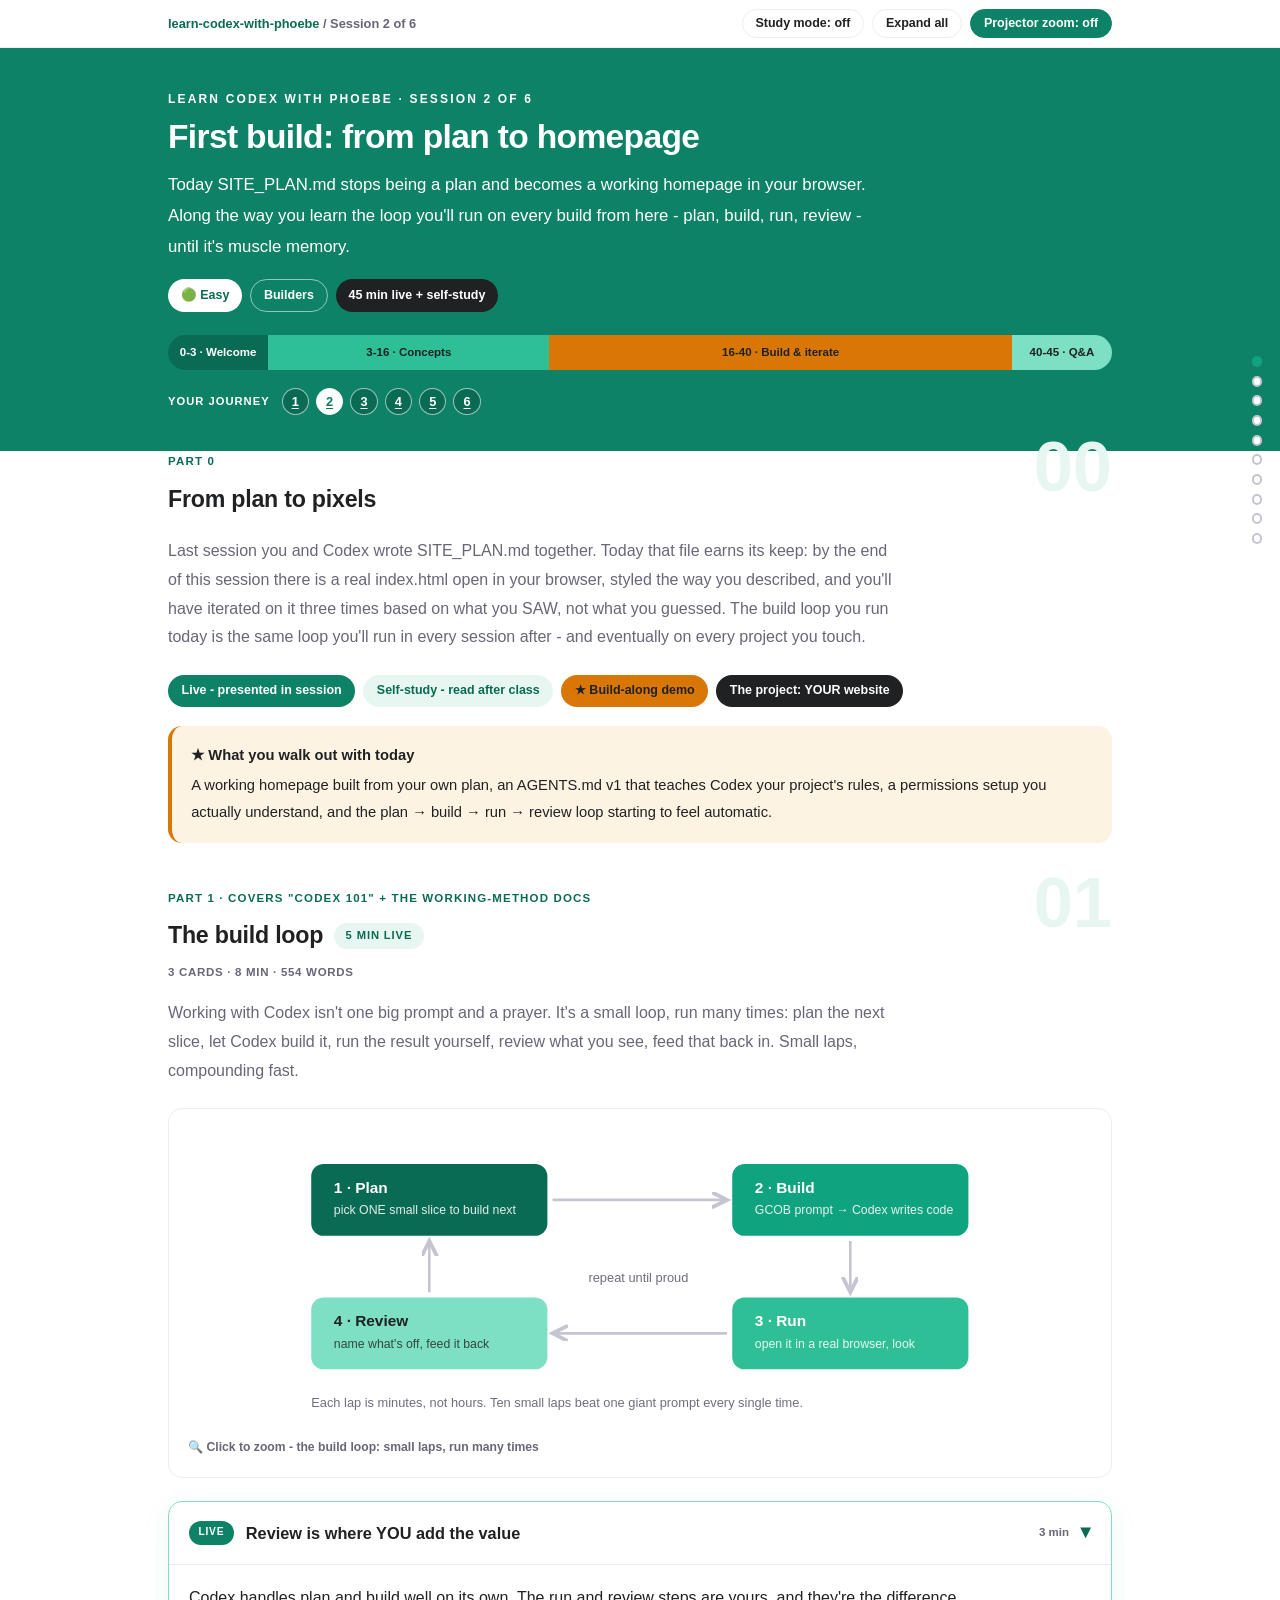
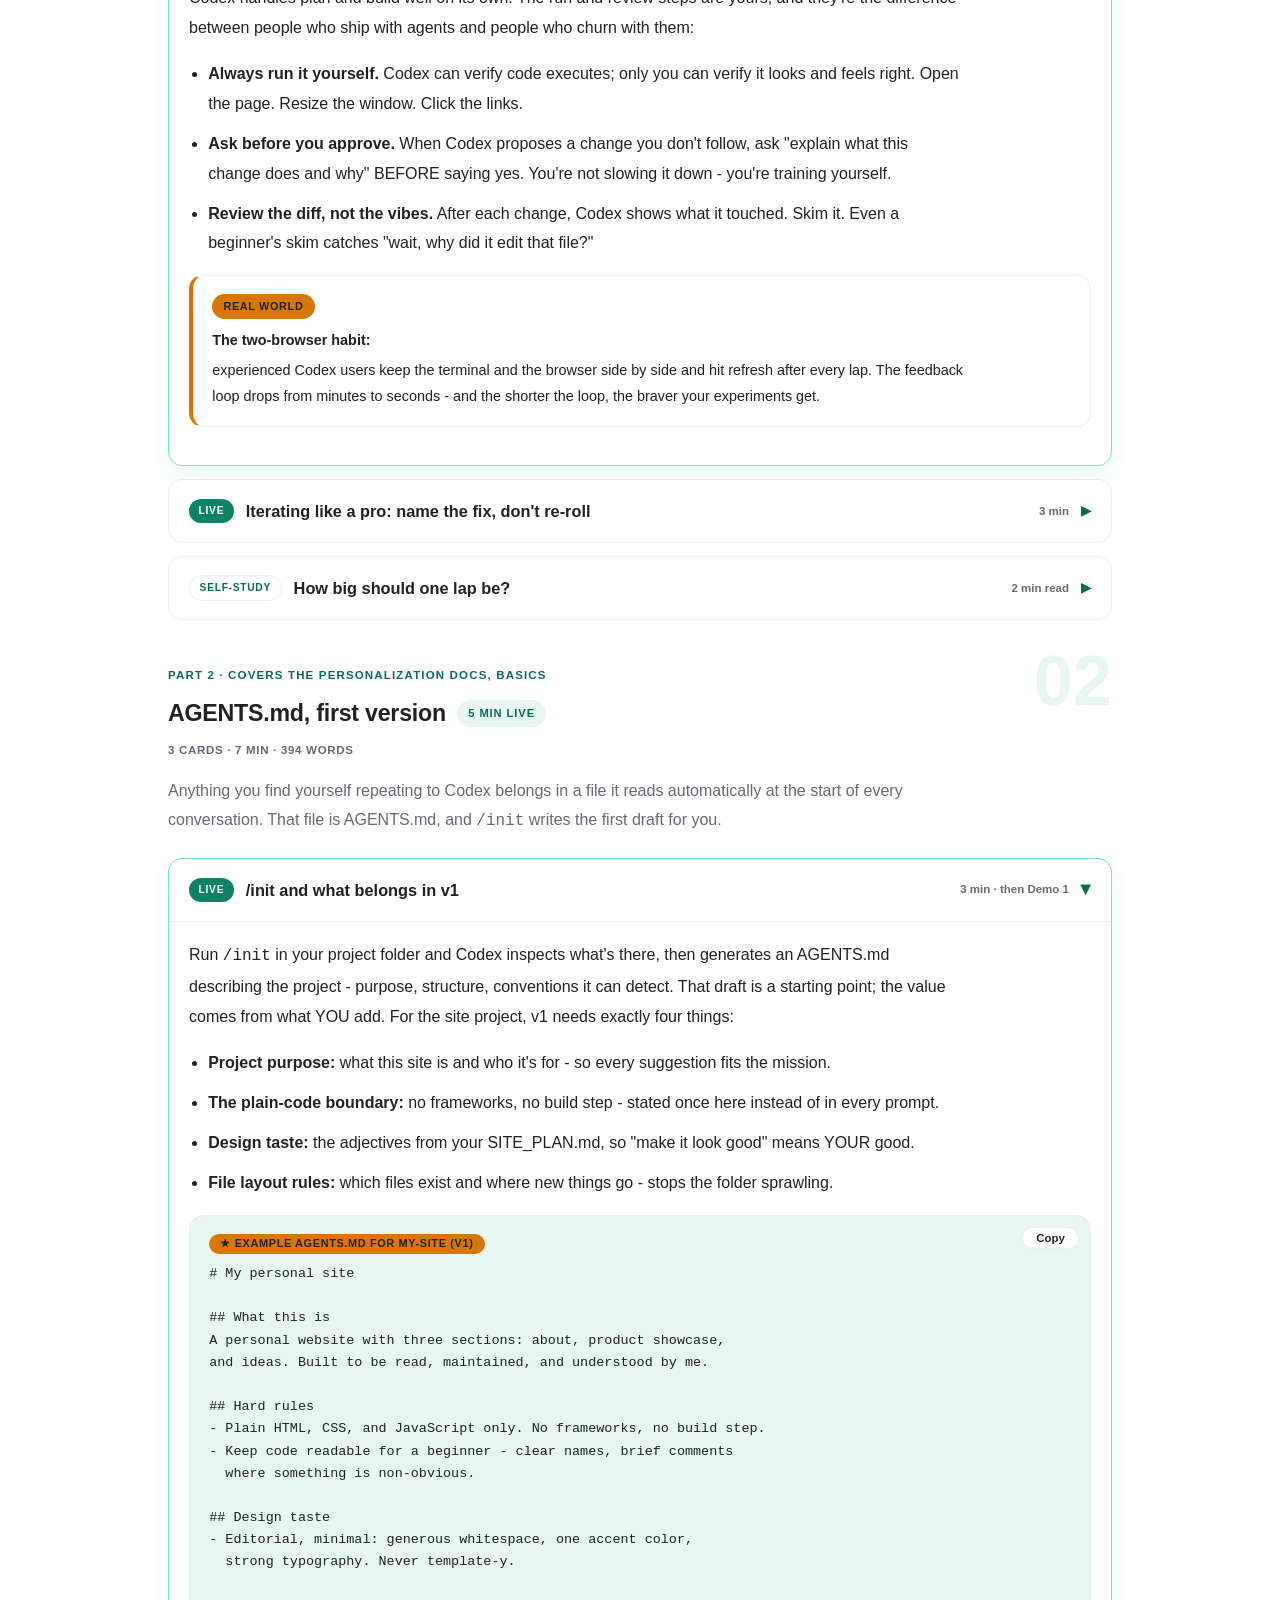
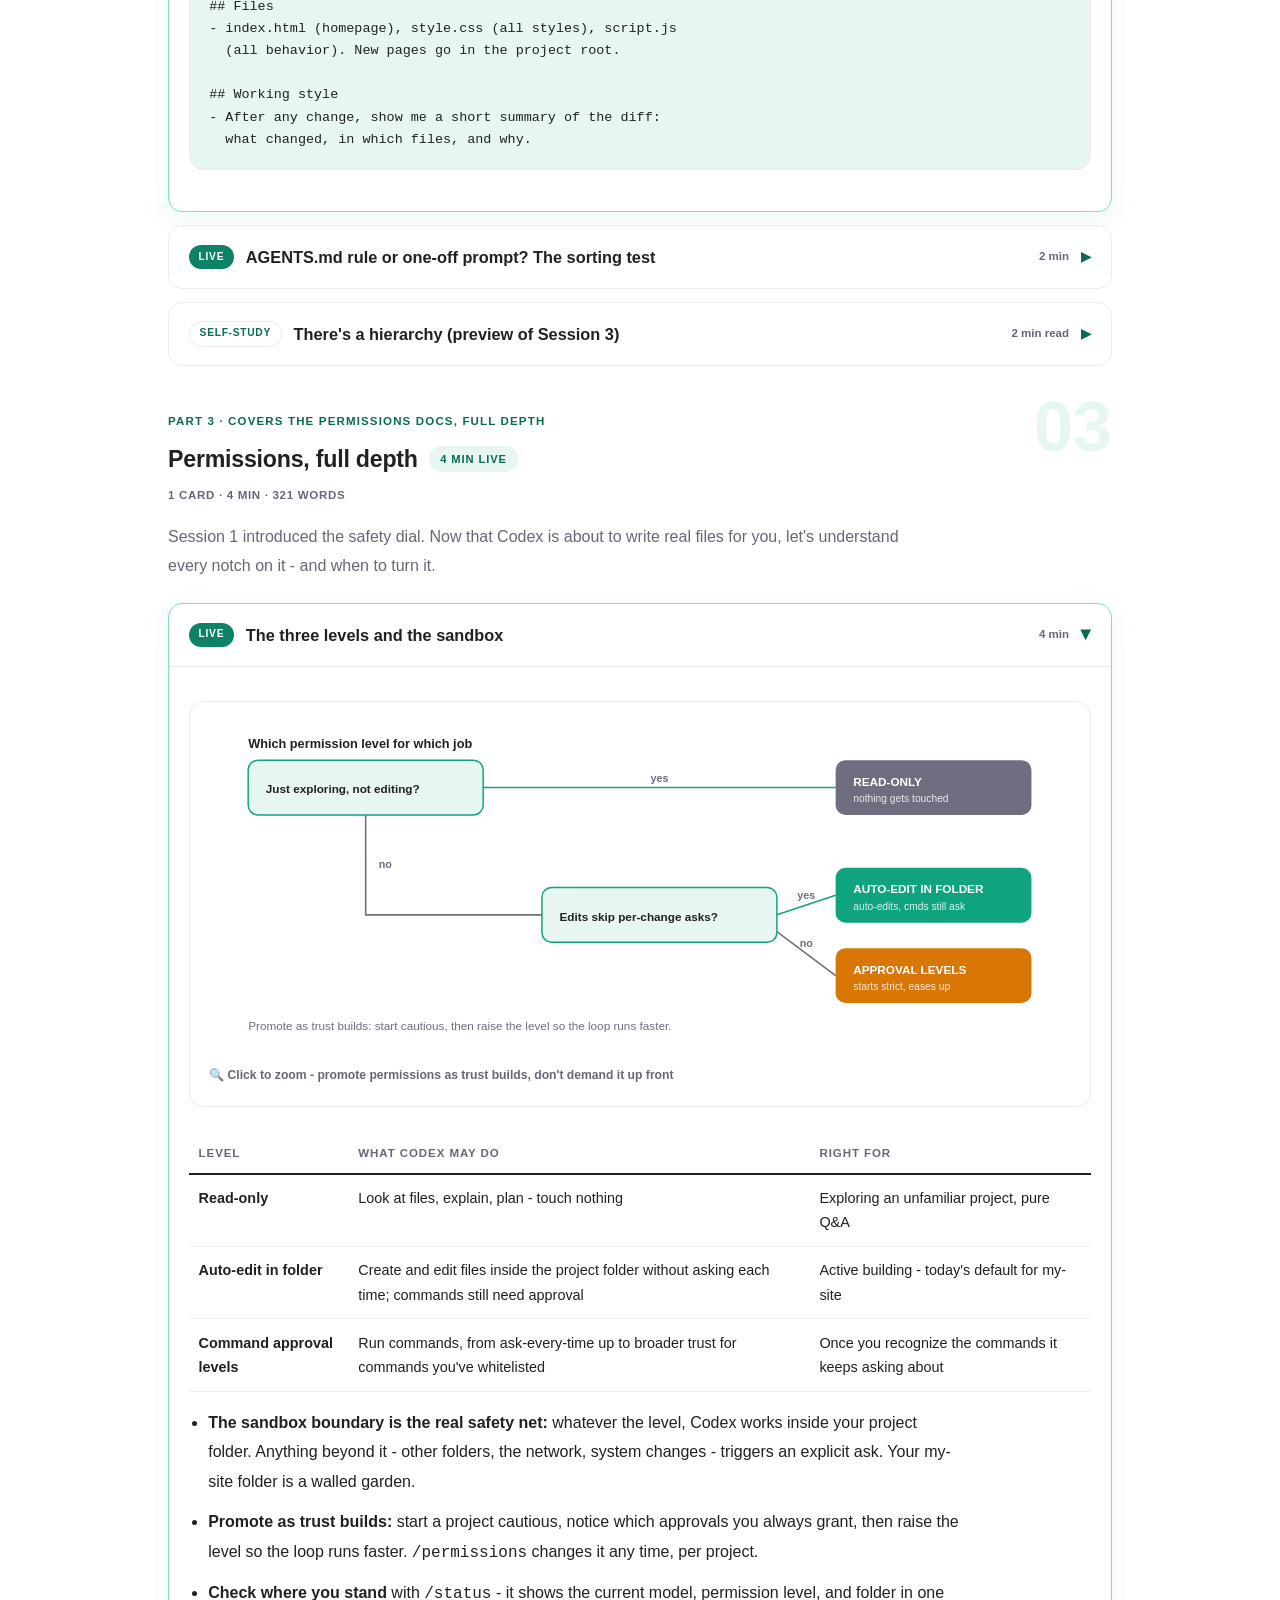
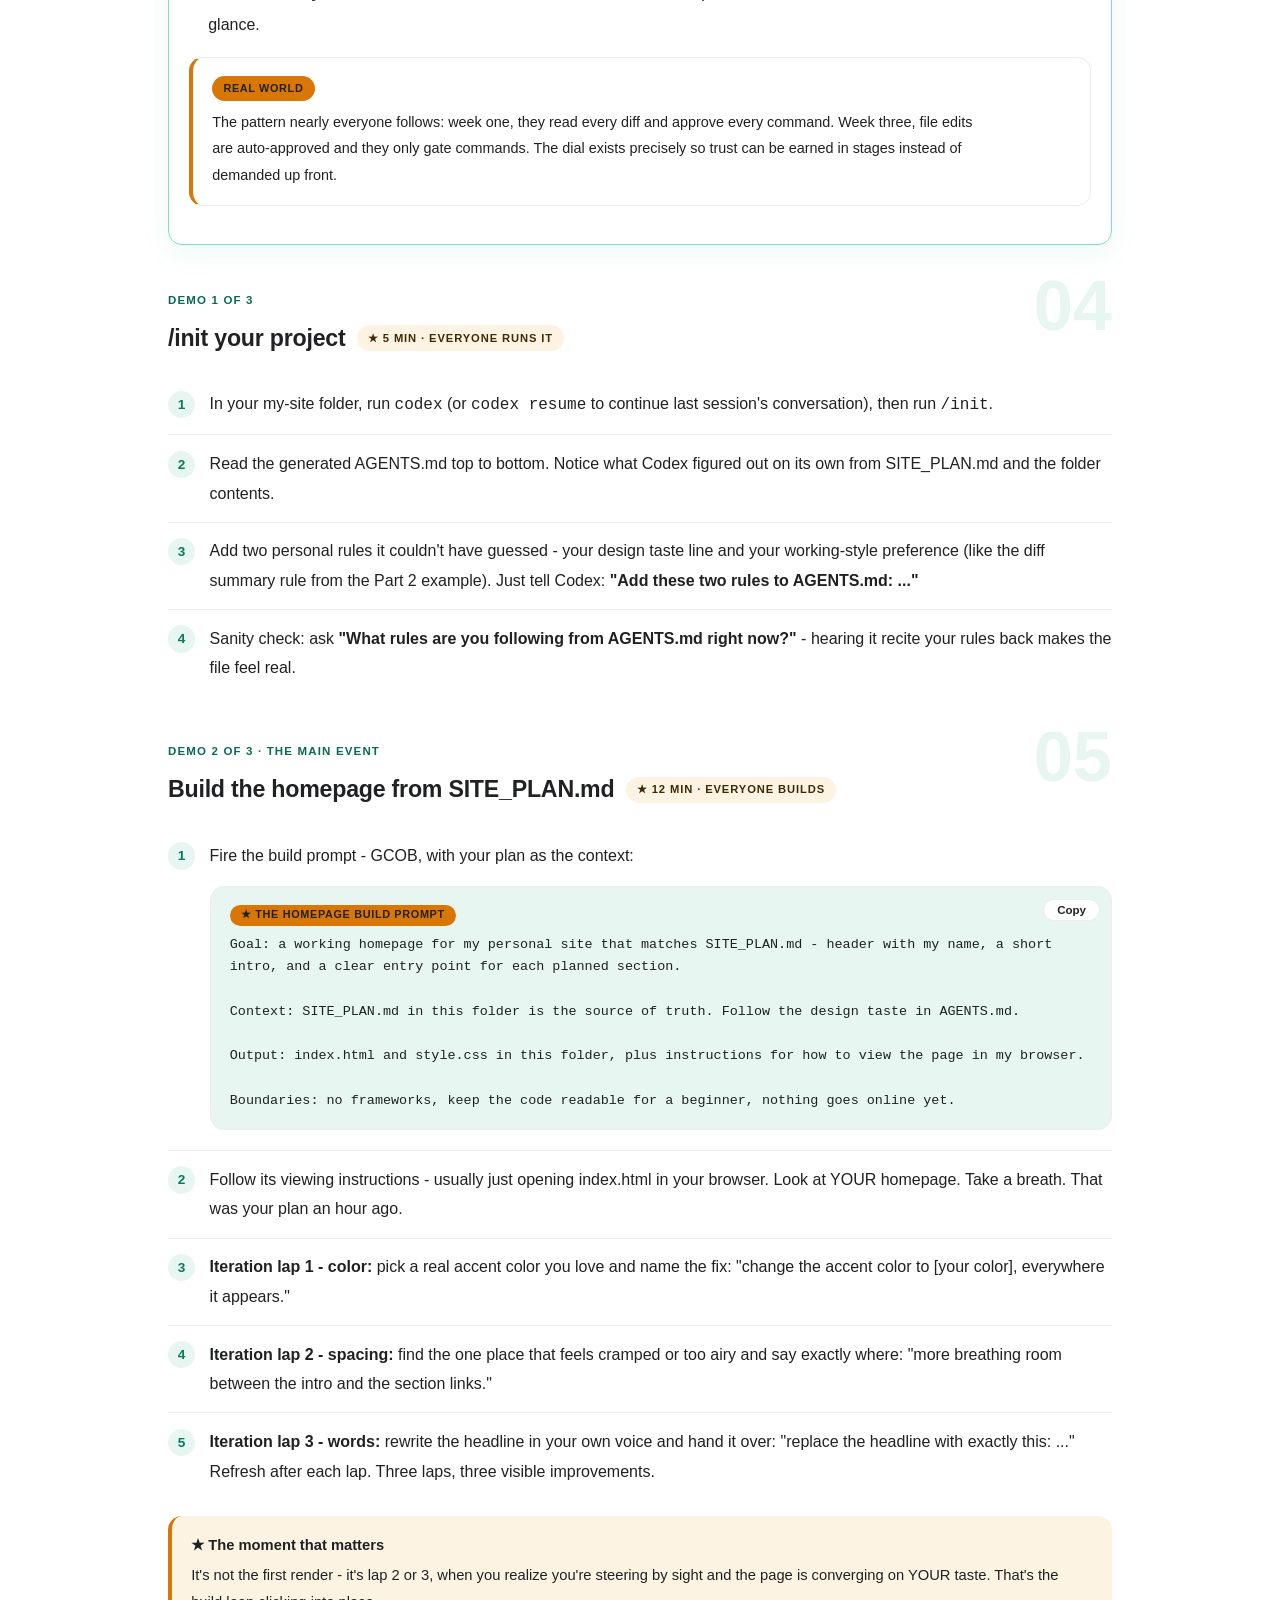
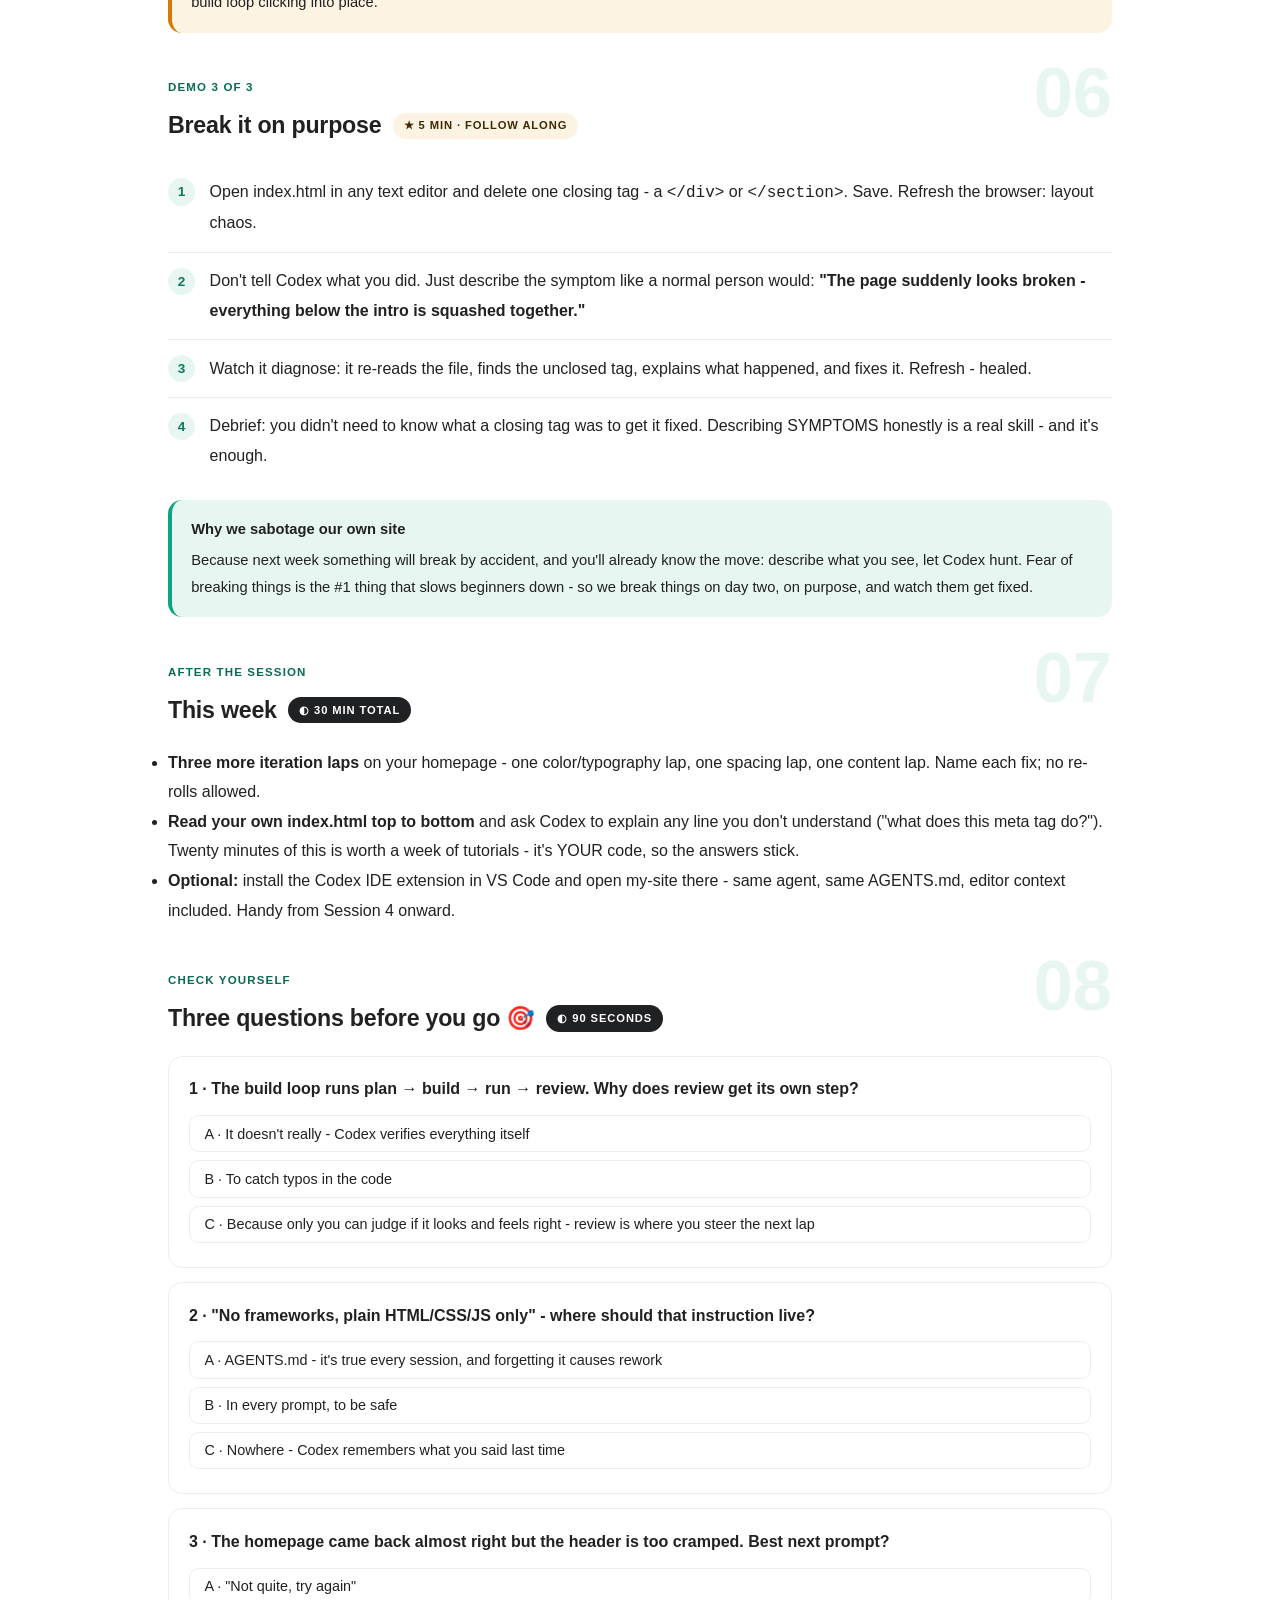
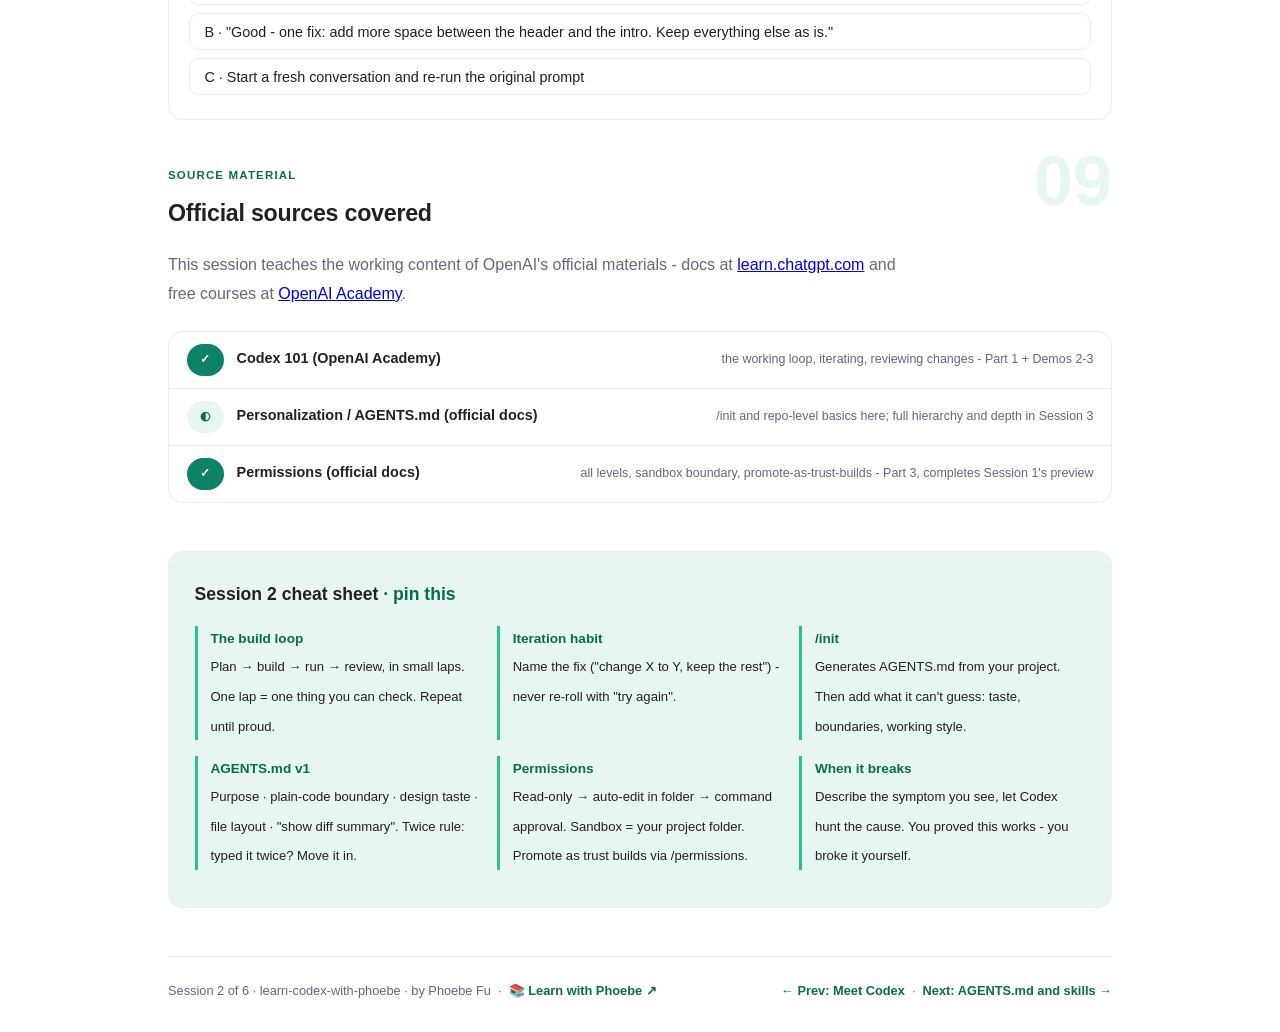
<file: courses/02-first-build.html>
<!DOCTYPE html>
<html lang="en">
<head>
<meta charset="UTF-8">
<meta name="viewport" content="width=device-width, initial-scale=1.0">
<!-- social:start -->
<meta name="description" content="Last session you and Codex wrote SITE_PLAN.md together. Today that file earns its keep: by the end of this session there is a real index.html open in your browser, styled the way you...">
<meta property="og:type" content="article">
<meta property="og:site_name" content="Learn with Phoebe">
<meta property="og:title" content="First build: from plan to homepage - learn codex with phoebe">
<meta property="og:description" content="Last session you and Codex wrote SITE_PLAN.md together. Today that file earns its keep: by the end of this session there is a real index.html open in your browser, styled the way you...">
<meta property="og:url" content="https://phoebefu6.github.io/learn-codex-with-phoebe/courses/02-first-build.html">
<meta property="og:image" content="https://phoebefu6.github.io/learn-codex-with-phoebe/assets/og-cover.png">
<meta property="og:image:width" content="1200">
<meta property="og:image:height" content="630">
<meta name="twitter:card" content="summary_large_image">
<meta name="twitter:title" content="First build: from plan to homepage - learn codex with phoebe">
<meta name="twitter:description" content="Last session you and Codex wrote SITE_PLAN.md together. Today that file earns its keep: by the end of this session there is a real index.html open in your browser, styled the way you...">
<meta name="twitter:image" content="https://phoebefu6.github.io/learn-codex-with-phoebe/assets/og-cover.png">
<!-- social:end -->
<title>Session 2 · First build: from plan to homepage - learn codex with phoebe</title>
<link rel="stylesheet" href="../assets/style.css?v=45">
</head>
<body>

<div class="toolbar">
  <div class="wrap">
    <span class="crumb"><a href="../index.html">learn-codex-with-phoebe</a> / Session 2 of 6</span>
    <button class="btn" id="toggle-all" type="button">Expand all</button>
    <button class="btn primary" id="zoom-toggle" type="button">Projector zoom: off</button>
  </div>
</div>

<header class="masthead">
  <div class="wrap">
    <div class="eyebrow">Learn Codex with Phoebe · Session 2 of 6</div>
    <h1>First build: <span class="accent">from plan to homepage</span></h1>
    <p class="sub">Today SITE_PLAN.md stops being a plan and becomes a working homepage in your browser. Along the way you learn the loop you'll run on every build from here - plan, build, run, review - until it's muscle memory.</p>
    <div class="chip-row">
      <span class="chip level">🟢 Easy</span>
      <span class="chip audience">Builders</span>
      <span class="chip time">45 min live + self-study</span>
    </div>
    <div class="agenda">
      <span class="a1" style="flex:1">0-3 · Welcome</span>
      <span class="a2" style="flex:3">3-16 · Concepts</span>
      <span class="a3" style="flex:5">16-40 · Build &amp; iterate</span>
      <span class="a4" style="flex:1">40-45 · Q&amp;A</span>
    </div>
  </div>
</header>

<main class="wrap">

  <!-- ============ INTRO ============ -->
  <section class="section" id="intro">
    <div class="section-kicker">
      <span class="klabel">Part 0</span>
      <h2>From plan to pixels</h2>
    </div>
    <p class="lede">Last session you and Codex wrote SITE_PLAN.md together. Today that file earns its keep: by the end of this session there is a real index.html open in your browser, styled the way you described, and you'll have iterated on it three times based on what you SAW, not what you guessed. The build loop you run today is the same loop you'll run in every session after - and eventually on every project you touch.</p>
    <div class="legend">
      <span class="pill solid">Live - presented in session</span>
      <span class="pill light">Self-study - read after class</span>
      <span class="pill amber">★ Build-along demo</span>
      <span class="pill inkpill">The project: YOUR website</span>
    </div>
    <div class="callout win">
      <strong>★ What you walk out with today</strong>
      A working homepage built from your own plan, an AGENTS.md v1 that teaches Codex your project's rules, a permissions setup you actually understand, and the plan → build → run → review loop starting to feel automatic.
    </div>
  </section>

  <!-- ============ PART 1: THE BUILD LOOP ============ -->
  <section class="section" id="build-loop">
    <div class="section-kicker">
      <span class="klabel">Part 1 · covers "codex 101" + the working-method docs</span>
      <h2>The build loop <span class="tag concept">5 min live</span></h2>
    </div>
    <p class="lede">Working with Codex isn't one big prompt and a prayer. It's a small loop, run many times: plan the next slice, let Codex build it, run the result yourself, review what you see, feed that back in. Small laps, compounding fast.</p>

    <figure class="zoomable">
      <svg viewBox="0 0 880 290" xmlns="http://www.w3.org/2000/svg" role="img" aria-label="The build loop: plan, build, run, review - a repeating cycle">
        <style>
          .blT { font: 700 15px Inter, sans-serif; fill: #FFFFFF; }
          .blS { font: 400 12px Inter, sans-serif; fill: #FFFFFF; opacity: .88; }
          .blK { font: 700 15px Inter, sans-serif; fill: #202123; }
          .blJ { font: 400 12px Inter, sans-serif; fill: #202123; opacity: .8; }
          .blX { font: 400 12.5px Inter, sans-serif; fill: #6E6E80; }
          .blA { stroke: #C5C5D2; stroke-width: 2.5; fill: none; marker-end: url(#blAh); }
        </style>
        <defs>
          <marker id="blAh" markerWidth="8" markerHeight="8" refX="6" refY="3" orient="auto">
            <path d="M0,0 L6,3 L0,6" fill="none" stroke="#C5C5D2" stroke-width="1.5"/>
          </marker>
        </defs>
        <rect x="120" y="35" width="230" height="70" rx="12" fill="#0A6B54"/>
        <text class="blT" x="142" y="63">1 · Plan</text>
        <text class="blS" x="142" y="84">pick ONE small slice to build next</text>
        <rect x="530" y="35" width="230" height="70" rx="12" fill="#10A37F"/>
        <text class="blT" x="552" y="63">2 · Build</text>
        <text class="blS" x="552" y="84">GCOB prompt → Codex writes code</text>
        <rect x="530" y="165" width="230" height="70" rx="12" fill="#2FBF96"/>
        <text class="blT" x="552" y="193">3 · Run</text>
        <text class="blS" x="552" y="214">open it in a real browser, look</text>
        <rect x="120" y="165" width="230" height="70" rx="12" fill="#7DDFC3"/>
        <text class="blK" x="142" y="193">4 · Review</text>
        <text class="blJ" x="142" y="214">name what's off, feed it back</text>
        <line class="blA" x1="355" y1="70" x2="525" y2="70"/>
        <line class="blA" x1="645" y1="110" x2="645" y2="160"/>
        <line class="blA" x1="525" y1="200" x2="355" y2="200"/>
        <line class="blA" x1="235" y1="160" x2="235" y2="110"/>
        <text class="blX" x="390" y="150">repeat until proud</text>
        <text class="blX" x="120" y="272">Each lap is minutes, not hours. Ten small laps beat one giant prompt every single time.</text>
      </svg>
      <figcaption>🔍 Click to zoom - the build loop: small laps, run many times</figcaption>
    </figure>

    <details class="card" open>
      <summary><span class="mode live">Live</span>Review is where YOU add the value<span class="mini">3 min</span><span class="caret">▶</span></summary>
      <div class="body">
        <p>Codex handles plan and build well on its own. The run and review steps are yours, and they're the difference between people who ship with agents and people who churn with them:</p>
        <ul>
          <li><strong>Always run it yourself.</strong> Codex can verify code executes; only you can verify it looks and feels right. Open the page. Resize the window. Click the links.</li>
          <li><strong>Ask before you approve.</strong> When Codex proposes a change you don't follow, ask "explain what this change does and why" BEFORE saying yes. You're not slowing it down - you're training yourself.</li>
          <li><strong>Review the diff, not the vibes.</strong> After each change, Codex shows what it touched. Skim it. Even a beginner's skim catches "wait, why did it edit that file?"</li>
        </ul>
        <div class="callout example">
          <span class="ex-pill">Real world</span>
          <p><strong>The two-browser habit:</strong> experienced Codex users keep the terminal and the browser side by side and hit refresh after every lap. The feedback loop drops from minutes to seconds - and the shorter the loop, the braver your experiments get.</p>
        </div>
      </div>
    </details>

    <details class="card">
      <summary><span class="mode live">Live</span>Iterating like a pro: name the fix, don't re-roll<span class="mini">3 min</span><span class="caret">▶</span></summary>
      <div class="body">
        <p>When the first result isn't right (it often isn't - that's the loop working, not failing), you have two moves. One of them wastes your credits and your evening:</p>
<figure class="zoomable">
  <svg viewBox="0 0 880 300" xmlns="http://www.w3.org/2000/svg" role="img" aria-label="Two panels contrasting a vague re-roll prompt that discards everything already working with a named fix that lists three specific changes and keeps the rest, showing why naming the fix beats starting over.">
    <style>
      .p2aT { font: 700 13px Inter, sans-serif; fill: #202123; }
      .p2aH1 { font: 700 13px Inter, sans-serif; fill: #991B1B; }
      .p2aH2 { font: 700 13px Inter, sans-serif; fill: #0A6B54; }
      .p2aB { font: 400 12px Inter, sans-serif; fill: #202123; }
      .p2aN { font: 400 12px Inter, sans-serif; fill: #6E6E80; }
    </style>
    <rect x="0" y="0" width="880" height="300" fill="#FFFFFF"/>
    <text class="p2aT" x="40" y="28">When the first result misses: name the fix, don't re-roll</text>

    <rect x="40" y="50" width="390" height="180" rx="12" fill="#FEF2F2" stroke="#FCA5A5" stroke-width="1.5"/>
    <text class="p2aH1" x="58" y="84">✗ THE RE-ROLL: VAGUE</text>
    <text class="p2aB" x="58" y="114">Hmm, not really what I wanted.</text>
    <text class="p2aB" x="58" y="134">Try again, make it better.</text>
    <text class="p2aB" x="58" y="154">Throws away everything that worked</text>

    <rect x="450" y="50" width="390" height="180" rx="12" fill="#E7F6F1" stroke="#10A37F" stroke-width="1.5"/>
    <text class="p2aH2" x="468" y="84">✓ THE NAMED FIX: SPECIFIC</text>
    <text class="p2aB" x="468" y="114">1) Headline: cap 32px on mobile</text>
    <text class="p2aB" x="468" y="134">2) More space, intro to sections</text>
    <text class="p2aB" x="468" y="154">3) Accent color to deep teal</text>

    <text class="p2aN" x="40" y="276">A named fix keeps the 90% that already worked; a re-roll throws all of it away.</text>
  </svg>
  <figcaption>🔍 Click to zoom - name the fix, don't re-roll</figcaption>
</figure>

        <div class="prompt-box bad"><span class="label">The re-roll - vague, starts over</span>Hmm, not really what I wanted. Try again, make it better.</div>
        <div class="prompt-box good"><span class="label">★ The named fix - specific, builds forward</span>Close. Three changes: 1) the headline is too big on mobile - cap it around 32px on small screens. 2) more space between the intro and the section list, it feels cramped. 3) change the accent color to a deep teal instead of blue. Keep everything else exactly as is.</div>
        <p>The fluent move is naming the fix, not re-rolling. "Try again" throws away everything that was already right; a named fix keeps the 90% that worked and repairs the 10% that didn't. Point at what you see: colors, spacing, sizes, words.</p>
        <div class="callout tip">
          <strong>Can't name what's wrong?</strong>
          Say that: "something feels off about the header - give me three different treatments and I'll pick." Codex generating options is cheaper than you pretending to know.
        </div>
      </div>
    </details>

    <details class="card">
      <summary><span class="mode self">Self-study</span>How big should one lap be?<span class="mini">2 min read</span><span class="caret">▶</span></summary>
      <div class="body">
        <ul>
          <li><strong>One lap = one thing you can check.</strong> "Homepage skeleton" is a lap. "The whole site with all three sections, polished" is five laps pretending to be one.</li>
          <li><strong>If the review step takes longer than the build step,</strong> your lap was too big - you can't hold that much change in your head at once.</li>
          <li><strong>Commit the wins.</strong> Once a lap looks good, ask Codex to note what state you're in ("summarize what we built and what's next in a NOTES.md"). Session 5 upgrades this habit to real git commits.</li>
        </ul>
      </div>
    </details>
  </section>

  <!-- ============ PART 2: AGENTS.MD V1 ============ -->
  <section class="section" id="agents-md-v1">
    <div class="section-kicker">
      <span class="klabel">Part 2 · covers the personalization docs, basics</span>
      <h2>AGENTS.md, first version <span class="tag concept">5 min live</span></h2>
    </div>
    <p class="lede">Anything you find yourself repeating to Codex belongs in a file it reads automatically at the start of every conversation. That file is AGENTS.md, and <code>/init</code> writes the first draft for you.</p>

    <details class="card" open>
      <summary><span class="mode live">Live</span>/init and what belongs in v1<span class="mini">3 min · then Demo 1</span><span class="caret">▶</span></summary>
      <div class="body">
        <p>Run <code>/init</code> in your project folder and Codex inspects what's there, then generates an AGENTS.md describing the project - purpose, structure, conventions it can detect. That draft is a starting point; the value comes from what YOU add. For the site project, v1 needs exactly four things:</p>
        <ul>
          <li><strong>Project purpose:</strong> what this site is and who it's for - so every suggestion fits the mission.</li>
          <li><strong>The plain-code boundary:</strong> no frameworks, no build step - stated once here instead of in every prompt.</li>
          <li><strong>Design taste:</strong> the adjectives from your SITE_PLAN.md, so "make it look good" means YOUR good.</li>
          <li><strong>File layout rules:</strong> which files exist and where new things go - stops the folder sprawling.</li>
        </ul>
        <div class="prompt-box good"><span class="label">★ Example AGENTS.md for my-site (v1)</span># My personal site

## What this is
A personal website with three sections: about, product showcase,
and ideas. Built to be read, maintained, and understood by me.

## Hard rules
- Plain HTML, CSS, and JavaScript only. No frameworks, no build step.
- Keep code readable for a beginner - clear names, brief comments
  where something is non-obvious.

## Design taste
- Editorial, minimal: generous whitespace, one accent color,
  strong typography. Never template-y.

## Files
- index.html (homepage), style.css (all styles), script.js
  (all behavior). New pages go in the project root.

## Working style
- After any change, show me a short summary of the diff:
  what changed, in which files, and why.</div>
      </div>
    </details>

    <details class="card">
      <summary><span class="mode live">Live</span>AGENTS.md rule or one-off prompt? The sorting test<span class="mini">2 min</span><span class="caret">▶</span></summary>
      <div class="body">
        <table class="clean">
          <thead><tr><th>It's an AGENTS.md rule if...</th><th>It's a one-off prompt if...</th></tr></thead>
          <tbody>
            <tr><td>It's true every session ("no frameworks")</td><td>It's about today's task ("build the homepage")</td></tr>
            <tr><td>You've now typed it twice</td><td>You'll probably never say it again</td></tr>
            <tr><td>It describes taste or standards</td><td>It describes a specific change</td></tr>
            <tr><td>Forgetting it causes rework</td><td>Forgetting it costs nothing</td></tr>
          </tbody>
        </table>
        <div class="callout tip">
          <strong>The twice rule</strong>
          The second time you type the same instruction to Codex, stop - move it into AGENTS.md instead. Your future sessions inherit it for free.
        </div>
      </div>
    </details>

    <details class="card">
      <summary><span class="mode self">Self-study</span>There's a hierarchy (preview of Session 3)<span class="mini">2 min read</span><span class="caret">▶</span></summary>
      <div class="body">
        <p>The AGENTS.md you made today lives at your repo root and governs this project. Two more levels exist:</p>
        <ul>
          <li><strong>Global:</strong> <code>~/.codex/AGENTS.md</code> - preferences that follow you across EVERY project (your name, your universal habits).</li>
          <li><strong>Repo root:</strong> what you built today - this project's rules.</li>
          <li><strong>Subdirectory:</strong> an AGENTS.md inside a subfolder applies only there - useful when one part of a project plays by different rules.</li>
        </ul>
        <p>More specific wins where they overlap. Session 3 goes to full depth, including what belongs at each level and how skills fit next to it.</p>
      </div>
    </details>
  </section>

  <!-- ============ PART 3: PERMISSIONS ============ -->
  <section class="section" id="permissions">
    <div class="section-kicker">
      <span class="klabel">Part 3 · covers the permissions docs, full depth</span>
      <h2>Permissions, full depth <span class="tag concept">4 min live</span></h2>
    </div>
    <p class="lede">Session 1 introduced the safety dial. Now that Codex is about to write real files for you, let's understand every notch on it - and when to turn it.</p>

    <details class="card" open>
      <summary><span class="mode live">Live</span>The three levels and the sandbox<span class="mini">4 min</span><span class="caret">▶</span></summary>
      <div class="body">
        
<figure class="zoomable">
  <svg viewBox="0 0 880 340" xmlns="http://www.w3.org/2000/svg" role="img" aria-label="A decision tree for choosing a Codex permission level: read-only for pure exploration and Q and A, auto-edit in folder as today's default for active building, or command approval levels once you recognize which commands keep asking for approval.">
    <style>
      .p2bT { font: 700 13px Inter, sans-serif; fill: #202123; }
      .p2bQ { font: 700 12px Inter, sans-serif; fill: #202123; }
      .p2bO { font: 700 12px Inter, sans-serif; fill: #FFFFFF; }
      .p2bS { font: 400 10.5px Inter, sans-serif; fill: rgba(255,255,255,.86); }
      .p2bE { font: 700 11px Inter, sans-serif; fill: #6E6E80; }
      .p2bN { font: 400 12px Inter, sans-serif; fill: #6E6E80; }
    </style>
    <rect x="0" y="0" width="880" height="340" fill="#FFFFFF"/>
    <text class="p2bT" x="40" y="28">Which permission level for which job</text>

    <rect x="40" y="40" width="240" height="56" rx="10" fill="#E7F6F1" stroke="#10A37F" stroke-width="1.5"/>
    <text class="p2bQ" x="58" y="74">Just exploring, not editing?</text>

    <rect x="340" y="170" width="240" height="56" rx="10" fill="#E7F6F1" stroke="#10A37F" stroke-width="1.5"/>
    <text class="p2bQ" x="358" y="204">Edits skip per-change asks?</text>

    <rect x="640" y="40" width="200" height="56" rx="10" fill="#6E6E80"/>
    <text class="p2bO" x="658" y="66">READ-ONLY</text>
    <text class="p2bS" x="658" y="83">nothing gets touched</text>

    <rect x="640" y="150" width="200" height="56" rx="10" fill="#10A37F"/>
    <text class="p2bO" x="658" y="176">AUTO-EDIT IN FOLDER</text>
    <text class="p2bS" x="658" y="193">auto-edits, cmds still ask</text>

    <rect x="640" y="232" width="200" height="56" rx="10" fill="#D97706"/>
    <text class="p2bO" x="658" y="258">APPROVAL LEVELS</text>
    <text class="p2bS" x="658" y="275">starts strict, eases up</text>

    <path d="M280,68 L640,68" fill="none" stroke="#10A37F" stroke-width="1.6"/>
    <text class="p2bE" x="460" y="62" text-anchor="middle">yes</text>

    <path d="M160,96 L160,198 L340,198" fill="none" stroke="#6E6E80" stroke-width="1.6"/>
    <text class="p2bE" x="180" y="150" text-anchor="middle">no</text>

    <path d="M580,198 L640,178" fill="none" stroke="#10A37F" stroke-width="1.6"/>
    <text class="p2bE" x="610" y="182" text-anchor="middle">yes</text>

    <path d="M580,215 L640,260" fill="none" stroke="#6E6E80" stroke-width="1.6"/>
    <text class="p2bE" x="610" y="231" text-anchor="middle">no</text>

    <text class="p2bN" x="40" y="316">Promote as trust builds: start cautious, then raise the level so the loop runs faster.</text>
  </svg>
  <figcaption>🔍 Click to zoom - promote permissions as trust builds, don't demand it up front</figcaption>
</figure>
<table class="clean">
          <thead><tr><th>Level</th><th>What Codex may do</th><th>Right for</th></tr></thead>
          <tbody>
            <tr><td>Read-only</td><td>Look at files, explain, plan - touch nothing</td><td>Exploring an unfamiliar project, pure Q&amp;A</td></tr>
            <tr><td>Auto-edit in folder</td><td>Create and edit files inside the project folder without asking each time; commands still need approval</td><td>Active building - today's default for my-site</td></tr>
            <tr><td>Command approval levels</td><td>Run commands, from ask-every-time up to broader trust for commands you've whitelisted</td><td>Once you recognize the commands it keeps asking about</td></tr>
          </tbody>
        </table>
        <ul>
          <li><strong>The sandbox boundary is the real safety net:</strong> whatever the level, Codex works inside your project folder. Anything beyond it - other folders, the network, system changes - triggers an explicit ask. Your my-site folder is a walled garden.</li>
          <li><strong>Promote as trust builds:</strong> start a project cautious, notice which approvals you always grant, then raise the level so the loop runs faster. <code>/permissions</code> changes it any time, per project.</li>
          <li><strong>Check where you stand</strong> with <code>/status</code> - it shows the current model, permission level, and folder in one glance.</li>
        </ul>
        <div class="callout example">
          <span class="ex-pill">Real world</span>
          <p>The pattern nearly everyone follows: week one, they read every diff and approve every command. Week three, file edits are auto-approved and they only gate commands. The dial exists precisely so trust can be earned in stages instead of demanded up front.</p>
        </div>
      </div>
    </details>
  </section>

  <!-- ============ DEMO 1 ============ -->
  <section class="section" id="demo-1">
    <div class="section-kicker">
      <span class="klabel">Demo 1 of 3</span>
      <h2>/init your project <span class="tag demo">★ 5 min · everyone runs it</span></h2>
    </div>
    <div class="steps">
      <div class="step"><p>In your my-site folder, run <code>codex</code> (or <code>codex resume</code> to continue last session's conversation), then run <code>/init</code>.</p></div>
      <div class="step"><p>Read the generated AGENTS.md top to bottom. Notice what Codex figured out on its own from SITE_PLAN.md and the folder contents.</p></div>
      <div class="step"><p>Add two personal rules it couldn't have guessed - your design taste line and your working-style preference (like the diff summary rule from the Part 2 example). Just tell Codex: <strong>"Add these two rules to AGENTS.md: ..."</strong></p></div>
      <div class="step"><p>Sanity check: ask <strong>"What rules are you following from AGENTS.md right now?"</strong> - hearing it recite your rules back makes the file feel real.</p></div>
    </div>
  </section>

  <!-- ============ DEMO 2 ============ -->
  <section class="section" id="demo-2">
    <div class="section-kicker">
      <span class="klabel">Demo 2 of 3 · the main event</span>
      <h2>Build the homepage from SITE_PLAN.md <span class="tag demo">★ 12 min · everyone builds</span></h2>
    </div>
    <div class="steps">
      <div class="step"><p>Fire the build prompt - GCOB, with your plan as the context:</p>
        <div class="prompt-box good"><span class="label">★ The homepage build prompt</span>Goal: a working homepage for my personal site that matches SITE_PLAN.md - header with my name, a short intro, and a clear entry point for each planned section.

Context: SITE_PLAN.md in this folder is the source of truth. Follow the design taste in AGENTS.md.

Output: index.html and style.css in this folder, plus instructions for how to view the page in my browser.

Boundaries: no frameworks, keep the code readable for a beginner, nothing goes online yet.</div></div>
      <div class="step"><p>Follow its viewing instructions - usually just opening index.html in your browser. Look at YOUR homepage. Take a breath. That was your plan an hour ago.</p></div>
      <div class="step"><p><strong>Iteration lap 1 - color:</strong> pick a real accent color you love and name the fix: "change the accent color to [your color], everywhere it appears."</p></div>
      <div class="step"><p><strong>Iteration lap 2 - spacing:</strong> find the one place that feels cramped or too airy and say exactly where: "more breathing room between the intro and the section links."</p></div>
      <div class="step"><p><strong>Iteration lap 3 - words:</strong> rewrite the headline in your own voice and hand it over: "replace the headline with exactly this: ..." Refresh after each lap. Three laps, three visible improvements.</p></div>
    </div>
    <div class="callout win">
      <strong>★ The moment that matters</strong>
      It's not the first render - it's lap 2 or 3, when you realize you're steering by sight and the page is converging on YOUR taste. That's the build loop clicking into place.
    </div>
  </section>

  <!-- ============ DEMO 3 ============ -->
  <section class="section" id="demo-3">
    <div class="section-kicker">
      <span class="klabel">Demo 3 of 3</span>
      <h2>Break it on purpose <span class="tag demo">★ 5 min · follow along</span></h2>
    </div>
    <div class="steps">
      <div class="step"><p>Open index.html in any text editor and delete one closing tag - a <code>&lt;/div&gt;</code> or <code>&lt;/section&gt;</code>. Save. Refresh the browser: layout chaos.</p></div>
      <div class="step"><p>Don't tell Codex what you did. Just describe the symptom like a normal person would: <strong>"The page suddenly looks broken - everything below the intro is squashed together."</strong></p></div>
      <div class="step"><p>Watch it diagnose: it re-reads the file, finds the unclosed tag, explains what happened, and fixes it. Refresh - healed.</p></div>
      <div class="step"><p>Debrief: you didn't need to know what a closing tag was to get it fixed. Describing SYMPTOMS honestly is a real skill - and it's enough.</p></div>
    </div>
    <div class="callout tip">
      <strong>Why we sabotage our own site</strong>
      Because next week something will break by accident, and you'll already know the move: describe what you see, let Codex hunt. Fear of breaking things is the #1 thing that slows beginners down - so we break things on day two, on purpose, and watch them get fixed.
    </div>
  </section>

  <!-- ============ HOMEWORK ============ -->
  <section class="section" id="exercise">
    <div class="section-kicker">
      <span class="klabel">After the session</span>
      <h2>This week <span class="tag exercise">◐ 30 min total</span></h2>
    </div>
    <ul>
      <li><strong>Three more iteration laps</strong> on your homepage - one color/typography lap, one spacing lap, one content lap. Name each fix; no re-rolls allowed.</li>
      <li><strong>Read your own index.html top to bottom</strong> and ask Codex to explain any line you don't understand ("what does this meta tag do?"). Twenty minutes of this is worth a week of tutorials - it's YOUR code, so the answers stick.</li>
      <li><strong>Optional:</strong> install the Codex IDE extension in VS Code and open my-site there - same agent, same AGENTS.md, editor context included. Handy from Session 4 onward.</li>
    </ul>
  </section>

  <!-- ============ QUIZ ============ -->
  <section class="section" id="quiz">
    <div class="section-kicker">
      <span class="klabel">Check yourself</span>
      <h2>Three questions before you go 🎯 <span class="tag exercise">◐ 90 seconds</span></h2>
    </div>
    <div class="quiz-q" data-answer="2">
      <p class="qtext">1 · The build loop runs plan → build → run → review. Why does review get its own step?</p>
      <button class="qopt" type="button">A · It doesn't really - Codex verifies everything itself</button>
      <button class="qopt" type="button">B · To catch typos in the code</button>
      <button class="qopt" type="button">C · Because only you can judge if it looks and feels right - review is where you steer the next lap</button>
      <p class="qwhy">Codex can check that code runs; it can't check that it matches your taste. Run it yourself, name what's off, feed it back - that's the loop working.</p>
    </div>
    <div class="quiz-q" data-answer="0">
      <p class="qtext">2 · "No frameworks, plain HTML/CSS/JS only" - where should that instruction live?</p>
      <button class="qopt" type="button">A · AGENTS.md - it's true every session, and forgetting it causes rework</button>
      <button class="qopt" type="button">B · In every prompt, to be safe</button>
      <button class="qopt" type="button">C · Nowhere - Codex remembers what you said last time</button>
      <p class="qwhy">Standing rules go in AGENTS.md so every future conversation inherits them for free. One-off prompts are for today's task. Apply the twice rule.</p>
    </div>
    <div class="quiz-q" data-answer="1">
      <p class="qtext">3 · The homepage came back almost right but the header is too cramped. Best next prompt?</p>
      <button class="qopt" type="button">A · "Not quite, try again"</button>
      <button class="qopt" type="button">B · "Good - one fix: add more space between the header and the intro. Keep everything else as is."</button>
      <button class="qopt" type="button">C · Start a fresh conversation and re-run the original prompt</button>
      <p class="qwhy">Name the fix, don't re-roll. A specific correction keeps the 90% that worked; "try again" throws it all away and gambles on a new draw.</p>
    </div>
    <p class="quiz-score"></p>
  </section>

  <!-- ============ OFFICIAL SOURCES ============ -->
  <section class="section" id="official">
    <div class="section-kicker">
      <span class="klabel">Source material</span>
      <h2>Official sources covered</h2>
    </div>
    <p class="lede">This session teaches the working content of OpenAI's official materials - docs at <a href="https://learn.chatgpt.com/docs">learn.chatgpt.com</a> and free courses at <a href="https://academy.openai.com">OpenAI Academy</a>.</p>
    <div class="covered">
      <div class="covered-row"><span class="status pill solid">✓</span><span class="name">Codex 101 (OpenAI Academy)</span><span class="note">the working loop, iterating, reviewing changes - Part 1 + Demos 2-3</span></div>
      <div class="covered-row"><span class="status pill light">◐</span><span class="name">Personalization / AGENTS.md (official docs)</span><span class="note">/init and repo-level basics here; full hierarchy and depth in Session 3</span></div>
      <div class="covered-row"><span class="status pill solid">✓</span><span class="name">Permissions (official docs)</span><span class="note">all levels, sandbox boundary, promote-as-trust-builds - Part 3, completes Session 1's preview</span></div>
    </div>
  </section>

  <!-- ============ CHEAT SHEET ============ -->
  <section class="cheat" id="cheatsheet">
    <h3>Session 2 cheat sheet <span>· pin this</span></h3>
    <div class="grid-2">
      <div class="cheat-item"><b>The build loop</b><span>Plan → build → run → review, in small laps. One lap = one thing you can check. Repeat until proud.</span></div>
      <div class="cheat-item"><b>Iteration habit</b><span>Name the fix ("change X to Y, keep the rest") - never re-roll with "try again".</span></div>
      <div class="cheat-item"><b>/init</b><span>Generates AGENTS.md from your project. Then add what it can't guess: taste, boundaries, working style.</span></div>
      <div class="cheat-item"><b>AGENTS.md v1</b><span>Purpose · plain-code boundary · design taste · file layout · "show diff summary". Twice rule: typed it twice? Move it in.</span></div>
      <div class="cheat-item"><b>Permissions</b><span>Read-only → auto-edit in folder → command approval. Sandbox = your project folder. Promote as trust builds via /permissions.</span></div>
      <div class="cheat-item"><b>When it breaks</b><span>Describe the symptom you see, let Codex hunt the cause. You proved this works - you broke it yourself.</span></div>
    </div>
  </section>

  <footer class="pagefoot">
    <span>Session 2 of 6 · learn-codex-with-phoebe · by Phoebe Fu &nbsp;·&nbsp; 📚 <a href="https://phoebefu6.github.io/learn-with-phoebe/">Learn with Phoebe ↗</a></span>
    <span><a href="01-meet-codex.html">← Prev: Meet Codex</a> &nbsp;·&nbsp; <a href="03-agents-and-skills.html">Next: AGENTS.md and skills →</a></span>
  </footer>

</main>

<script src="../assets/app.js?v=44"></script>
</body>
</html>
</file>
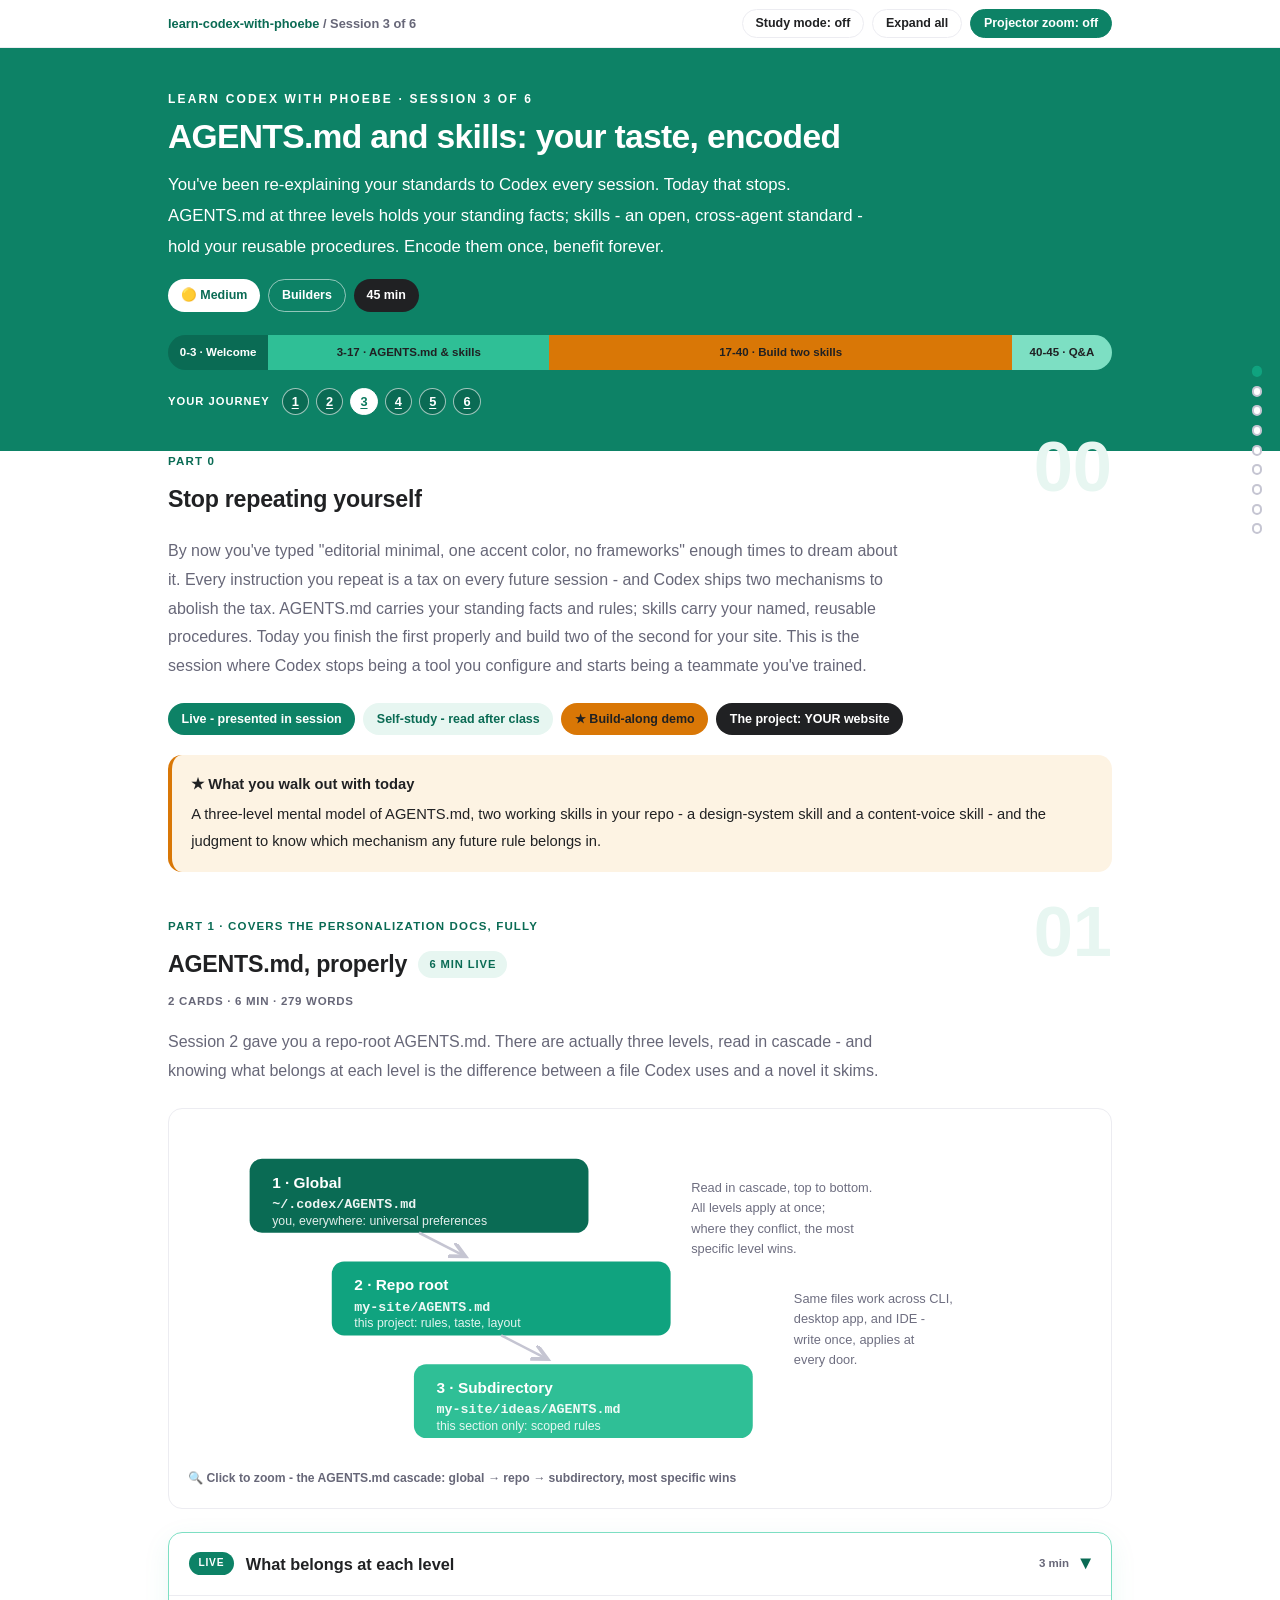
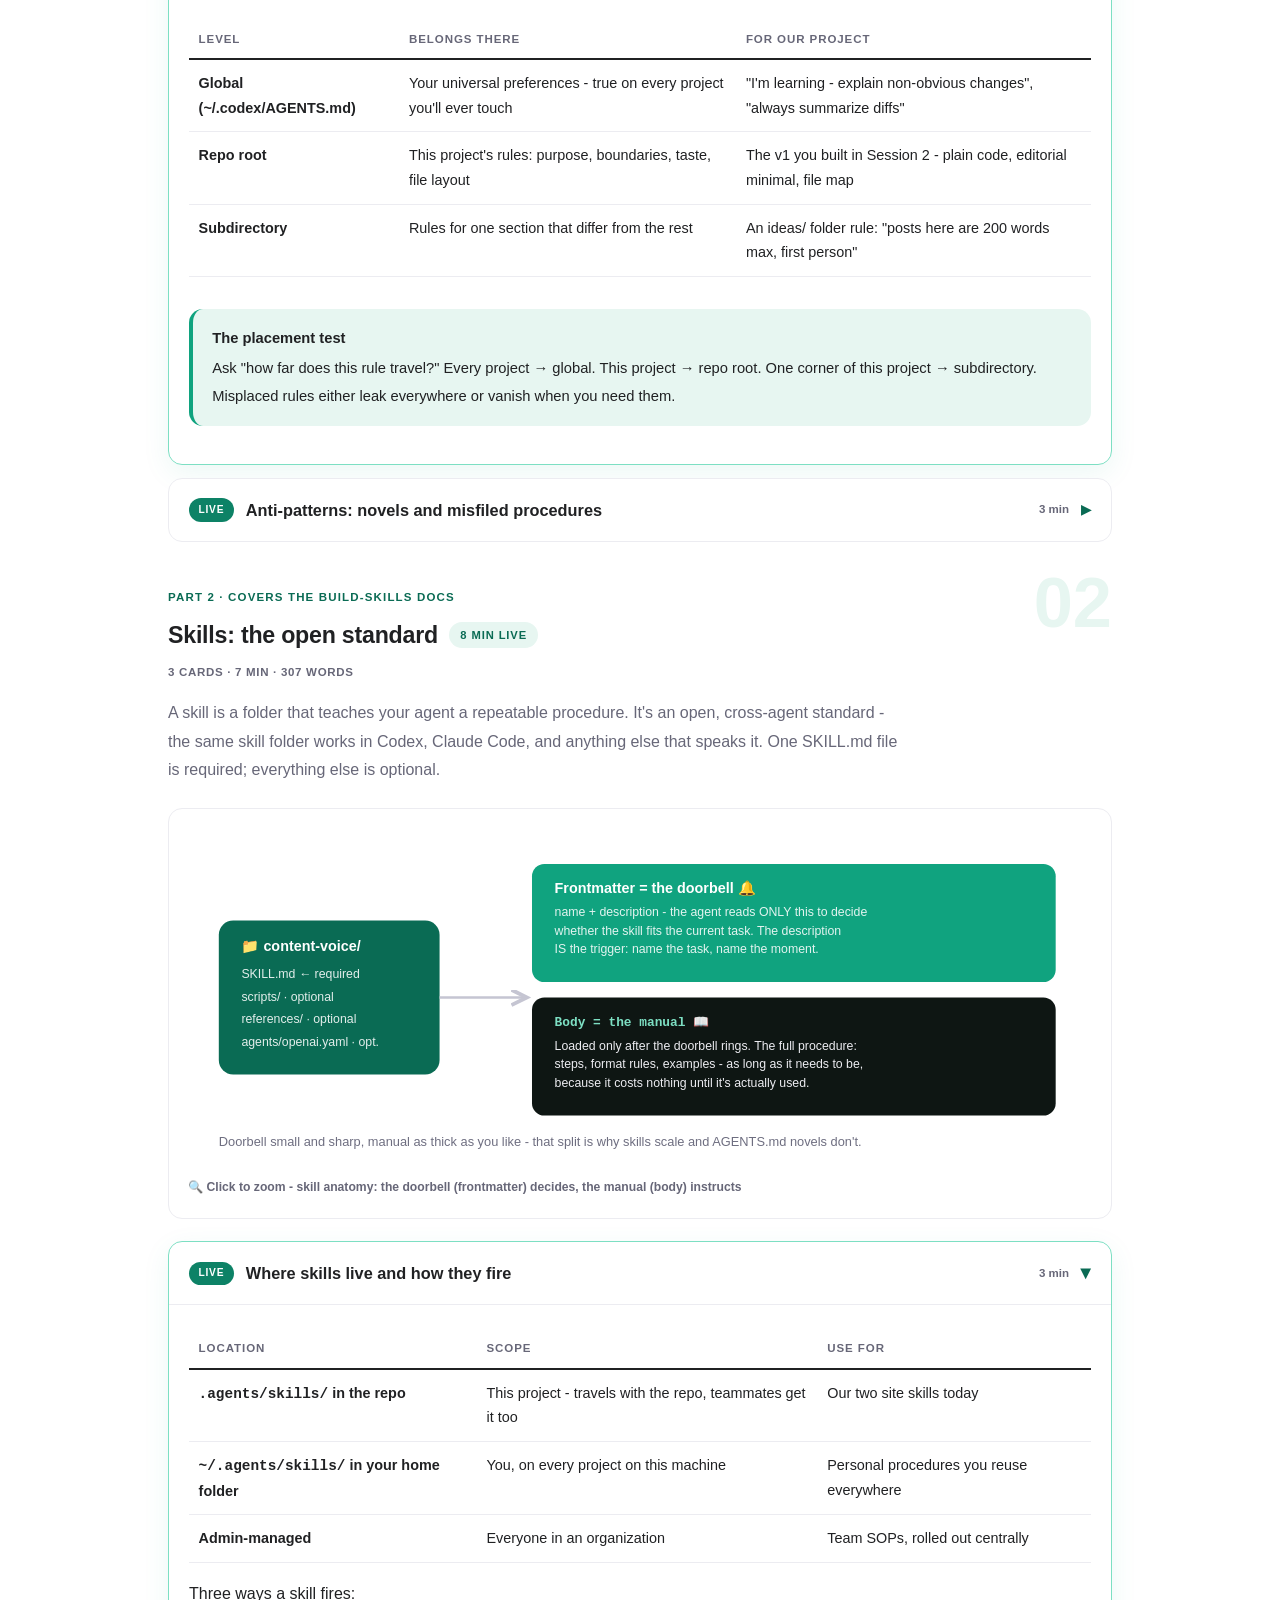
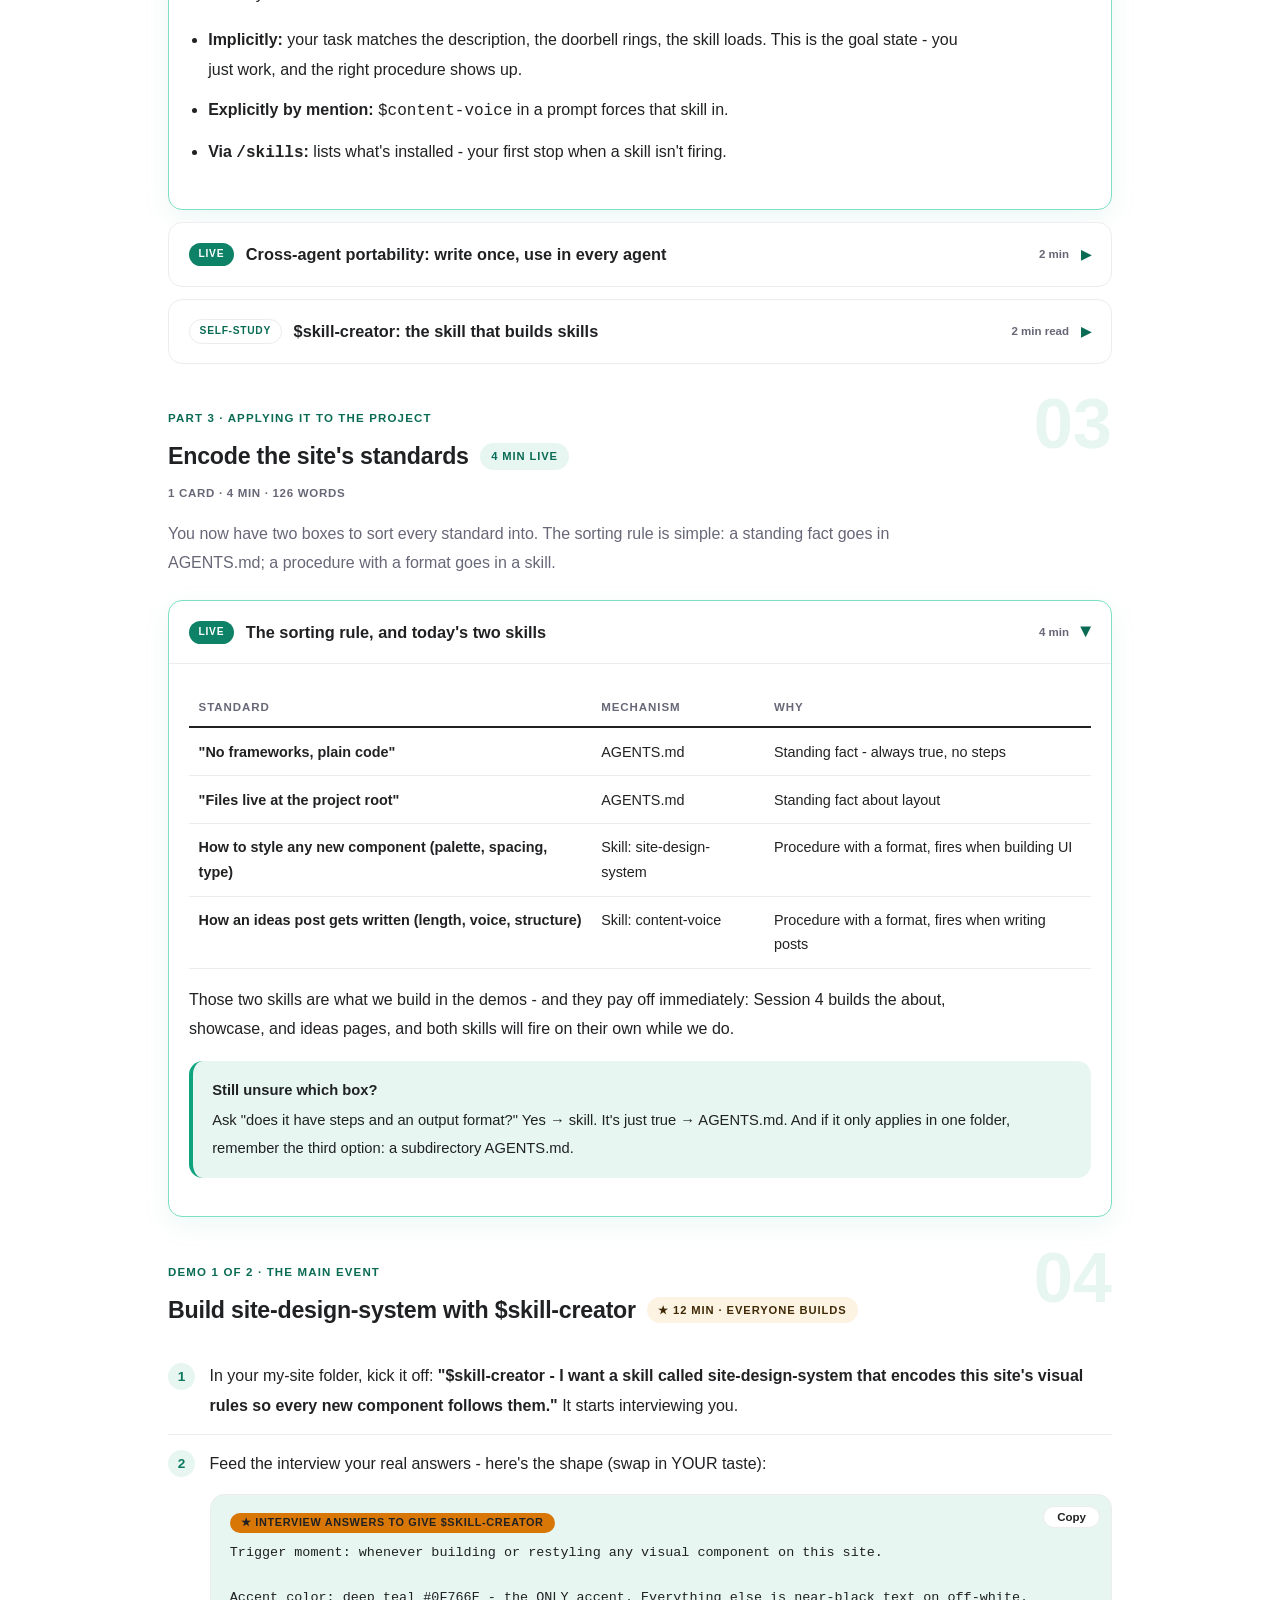
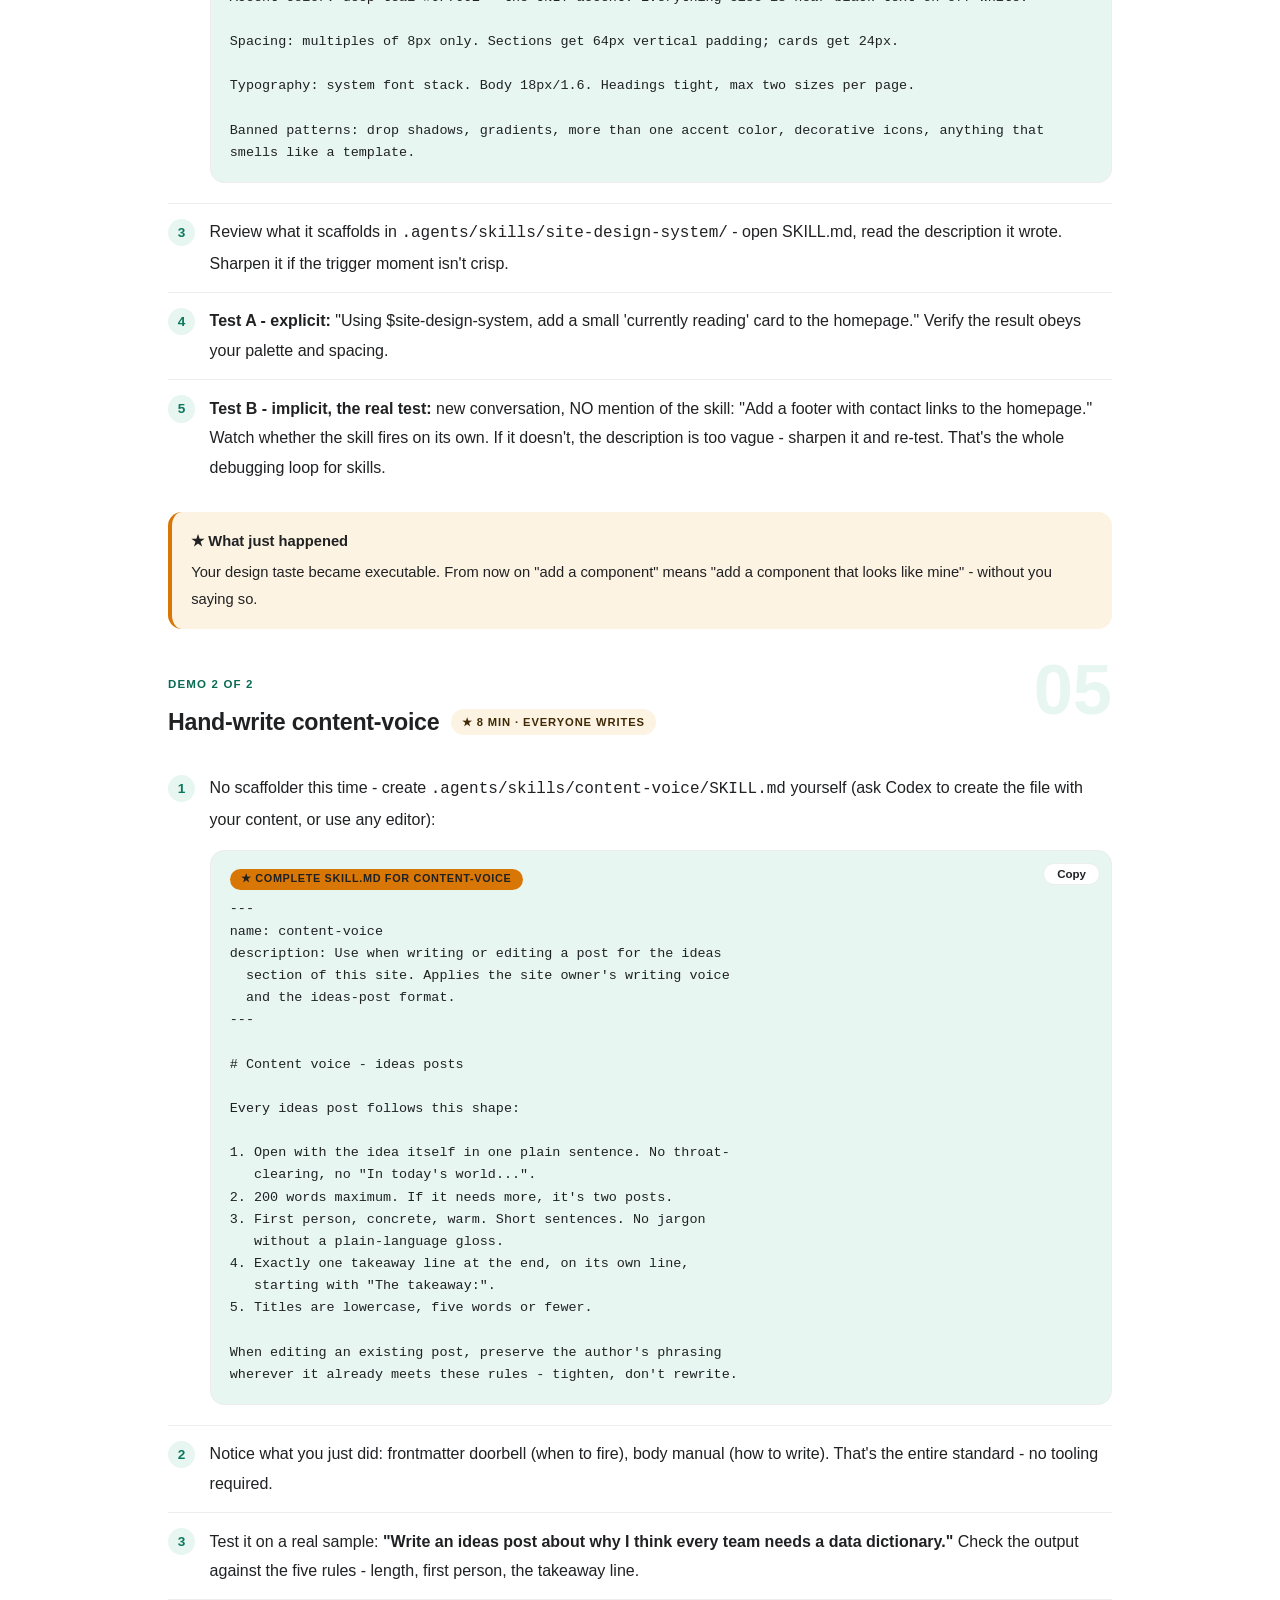
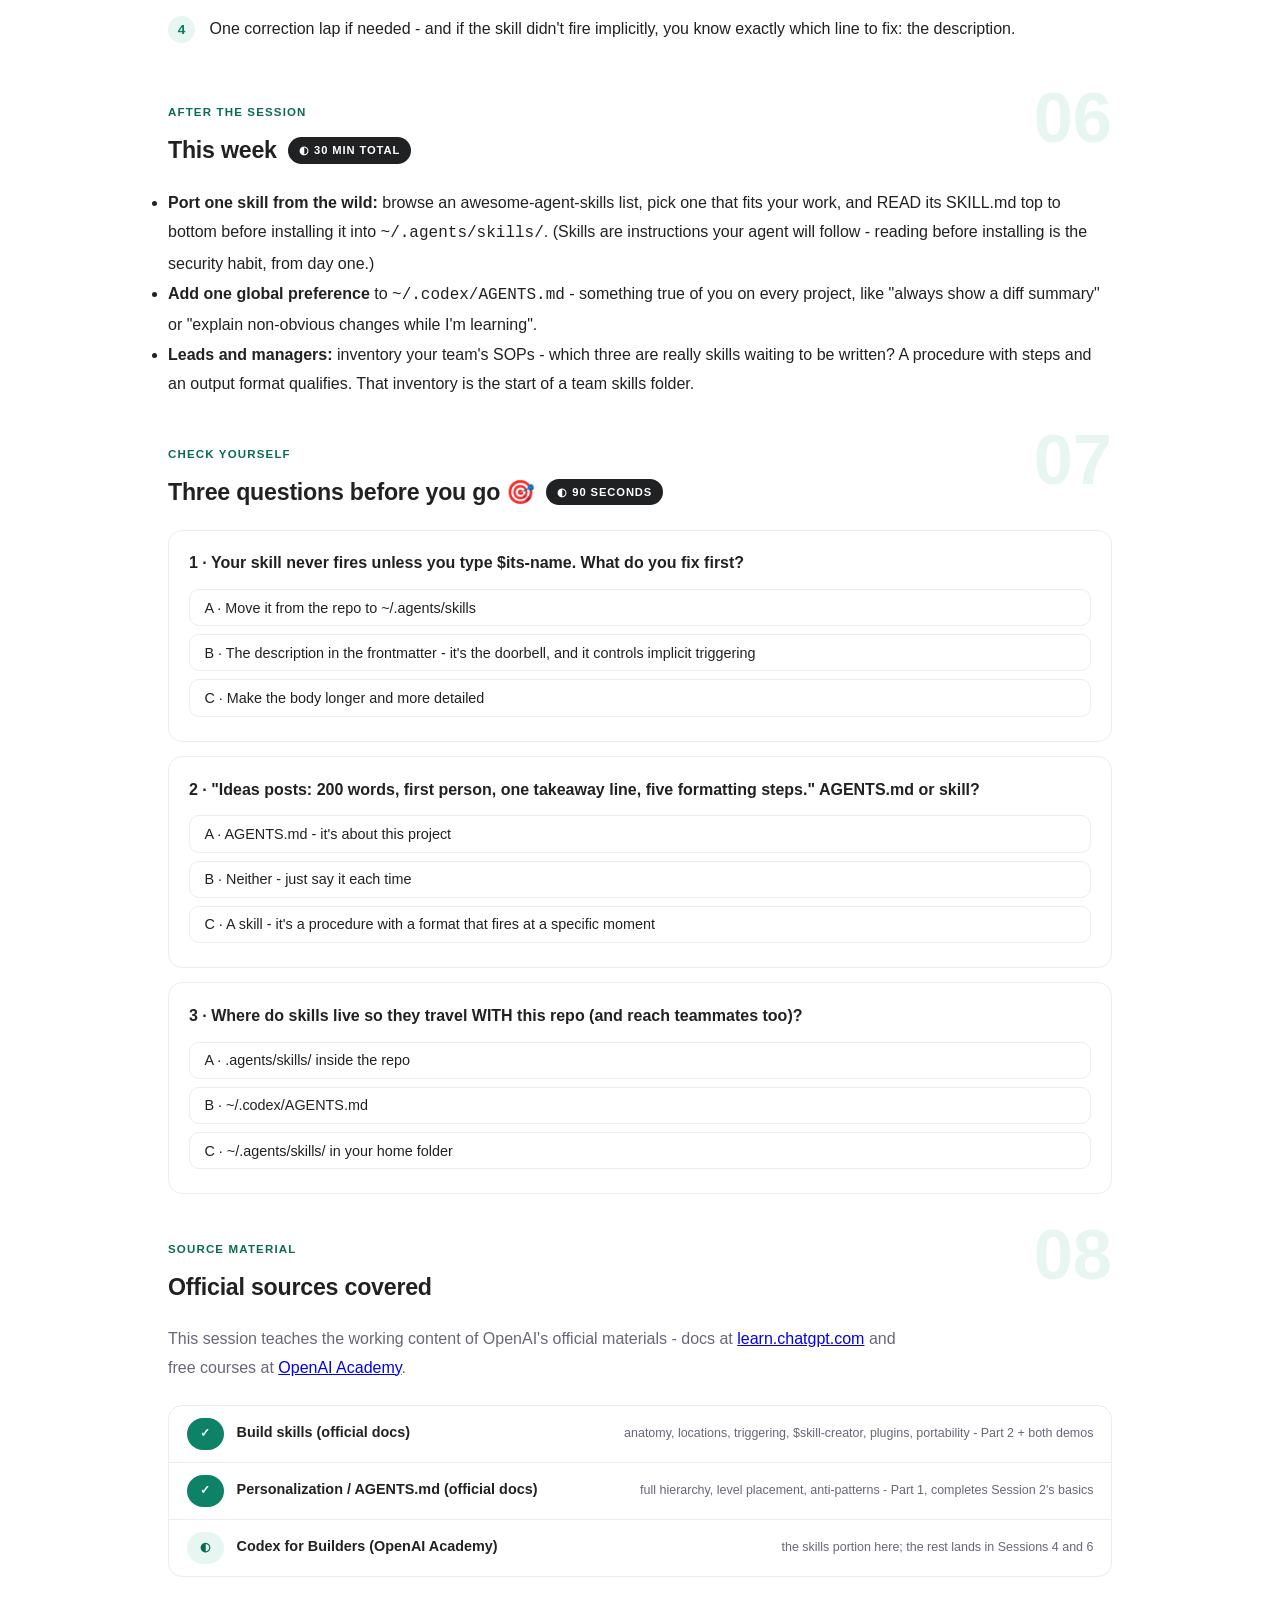
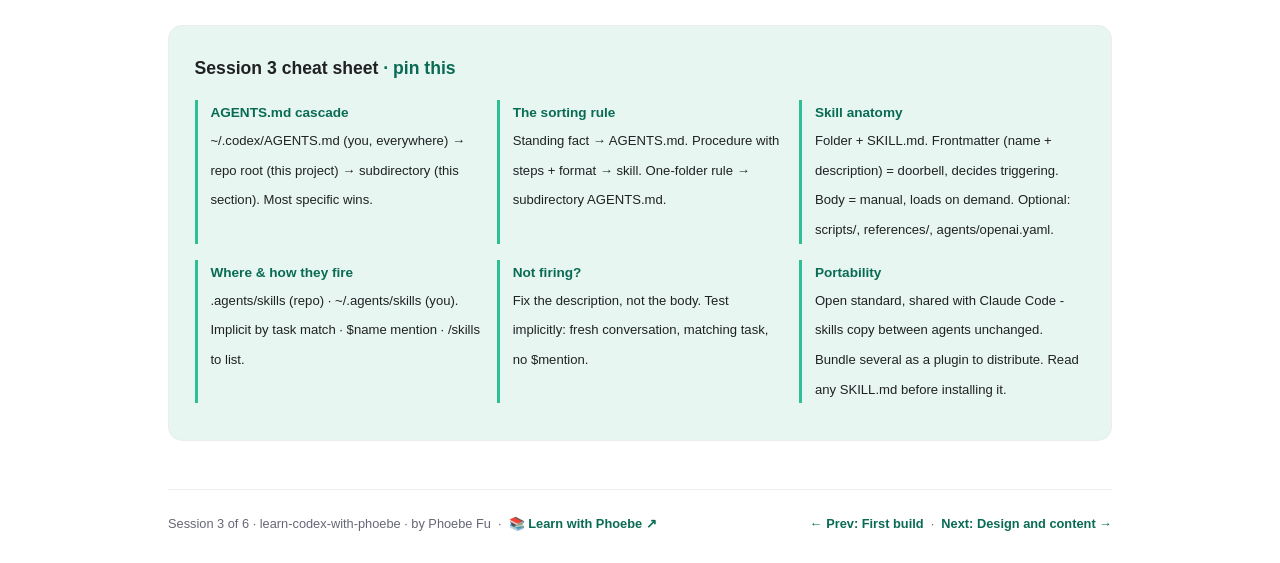
<file: courses/03-agents-and-skills.html>
<!DOCTYPE html>
<html lang="en">
<head>
<meta charset="UTF-8">
<meta name="viewport" content="width=device-width, initial-scale=1.0">
<!-- social:start -->
<meta name="description" content="By now you&#x27;ve typed &quot;editorial minimal, one accent color, no frameworks&quot; enough times to dream about it. Every instruction you repeat is a tax on every future session - and Codex ships two...">
<meta property="og:type" content="article">
<meta property="og:site_name" content="Learn with Phoebe">
<meta property="og:title" content="AGENTS.md and skills: your taste, encoded - learn codex with phoebe">
<meta property="og:description" content="By now you&#x27;ve typed &quot;editorial minimal, one accent color, no frameworks&quot; enough times to dream about it. Every instruction you repeat is a tax on every future session - and Codex ships two...">
<meta property="og:url" content="https://phoebefu6.github.io/learn-codex-with-phoebe/courses/03-agents-and-skills.html">
<meta property="og:image" content="https://phoebefu6.github.io/learn-codex-with-phoebe/assets/og-cover.png">
<meta property="og:image:width" content="1200">
<meta property="og:image:height" content="630">
<meta name="twitter:card" content="summary_large_image">
<meta name="twitter:title" content="AGENTS.md and skills: your taste, encoded - learn codex with phoebe">
<meta name="twitter:description" content="By now you&#x27;ve typed &quot;editorial minimal, one accent color, no frameworks&quot; enough times to dream about it. Every instruction you repeat is a tax on every future session - and Codex ships two...">
<meta name="twitter:image" content="https://phoebefu6.github.io/learn-codex-with-phoebe/assets/og-cover.png">
<!-- social:end -->
<title>Session 3 · AGENTS.md and skills: your taste, encoded - learn codex with phoebe</title>
<link rel="stylesheet" href="../assets/style.css?v=45">
</head>
<body>

<div class="toolbar">
  <div class="wrap">
    <span class="crumb"><a href="../index.html">learn-codex-with-phoebe</a> / Session 3 of 6</span>
    <button class="btn" id="toggle-all" type="button">Expand all</button>
    <button class="btn primary" id="zoom-toggle" type="button">Projector zoom: off</button>
  </div>
</div>

<header class="masthead">
  <div class="wrap">
    <div class="eyebrow">Learn Codex with Phoebe · Session 3 of 6</div>
    <h1>AGENTS.md and skills: <span class="accent">your taste, encoded</span></h1>
    <p class="sub">You've been re-explaining your standards to Codex every session. Today that stops. AGENTS.md at three levels holds your standing facts; skills - an open, cross-agent standard - hold your reusable procedures. Encode them once, benefit forever.</p>
    <div class="chip-row">
      <span class="chip level">🟡 Medium</span>
      <span class="chip audience">Builders</span>
      <span class="chip time">45 min</span>
    </div>
    <div class="agenda">
      <span class="a1" style="flex:1">0-3 · Welcome</span>
      <span class="a2" style="flex:3">3-17 · AGENTS.md &amp; skills</span>
      <span class="a3" style="flex:5">17-40 · Build two skills</span>
      <span class="a4" style="flex:1">40-45 · Q&amp;A</span>
    </div>
  </div>
</header>

<main class="wrap">

  <!-- ============ INTRO ============ -->
  <section class="section" id="intro">
    <div class="section-kicker">
      <span class="klabel">Part 0</span>
      <h2>Stop repeating yourself</h2>
    </div>
    <p class="lede">By now you've typed "editorial minimal, one accent color, no frameworks" enough times to dream about it. Every instruction you repeat is a tax on every future session - and Codex ships two mechanisms to abolish the tax. AGENTS.md carries your standing facts and rules; skills carry your named, reusable procedures. Today you finish the first properly and build two of the second for your site. This is the session where Codex stops being a tool you configure and starts being a teammate you've trained.</p>
    <div class="legend">
      <span class="pill solid">Live - presented in session</span>
      <span class="pill light">Self-study - read after class</span>
      <span class="pill amber">★ Build-along demo</span>
      <span class="pill inkpill">The project: YOUR website</span>
    </div>
    <div class="callout win">
      <strong>★ What you walk out with today</strong>
      A three-level mental model of AGENTS.md, two working skills in your repo - a design-system skill and a content-voice skill - and the judgment to know which mechanism any future rule belongs in.
    </div>
  </section>

  <!-- ============ PART 1: AGENTS.MD PROPERLY ============ -->
  <section class="section" id="agents-md">
    <div class="section-kicker">
      <span class="klabel">Part 1 · covers the personalization docs, fully</span>
      <h2>AGENTS.md, properly <span class="tag concept">6 min live</span></h2>
    </div>
    <p class="lede">Session 2 gave you a repo-root AGENTS.md. There are actually three levels, read in cascade - and knowing what belongs at each level is the difference between a file Codex uses and a novel it skims.</p>

    <figure class="zoomable">
      <svg viewBox="0 0 880 320" xmlns="http://www.w3.org/2000/svg" role="img" aria-label="AGENTS.md hierarchy: global at ~/.codex, repo root, subdirectory - cascading, most specific wins">
        <style>
          .ahT { font: 700 15px Inter, sans-serif; fill: #FFFFFF; }
          .ahC { font: 600 13px 'SF Mono', Menlo, monospace; fill: #FFFFFF; opacity: .92; }
          .ahS { font: 400 12px Inter, sans-serif; fill: #FFFFFF; opacity: .88; }
          .ahN { font: 400 12.5px Inter, sans-serif; fill: #6E6E80; }
          .ahA { stroke: #C5C5D2; stroke-width: 2.5; fill: none; marker-end: url(#ahAh); }
        </style>
        <defs>
          <marker id="ahAh" markerWidth="8" markerHeight="8" refX="6" refY="3" orient="auto">
            <path d="M0,0 L6,3 L0,6" fill="none" stroke="#C5C5D2" stroke-width="1.5"/>
          </marker>
        </defs>
        <rect x="60" y="30" width="330" height="72" rx="12" fill="#0A6B54"/>
        <text class="ahT" x="82" y="58">1 · Global</text>
        <text class="ahC" x="82" y="78">~/.codex/AGENTS.md</text>
        <text class="ahS" x="82" y="94">you, everywhere: universal preferences</text>
        <rect x="140" y="130" width="330" height="72" rx="12" fill="#10A37F"/>
        <text class="ahT" x="162" y="158">2 · Repo root</text>
        <text class="ahC" x="162" y="178">my-site/AGENTS.md</text>
        <text class="ahS" x="162" y="194">this project: rules, taste, layout</text>
        <rect x="220" y="230" width="330" height="72" rx="12" fill="#2FBF96"/>
        <text class="ahT" x="242" y="258">3 · Subdirectory</text>
        <text class="ahC" x="242" y="278">my-site/ideas/AGENTS.md</text>
        <text class="ahS" x="242" y="294">this section only: scoped rules</text>
        <line class="ahA" x1="225" y1="102" x2="270" y2="125"/>
        <line class="ahA" x1="305" y1="202" x2="350" y2="225"/>
        <text class="ahN" x="490" y="62">Read in cascade, top to bottom.</text>
        <text class="ahN" x="490" y="82">All levels apply at once;</text>
        <text class="ahN" x="490" y="102">where they conflict, the most</text>
        <text class="ahN" x="490" y="122">specific level wins.</text>
        <text class="ahN" x="590" y="170">Same files work across CLI,</text>
        <text class="ahN" x="590" y="190">desktop app, and IDE -</text>
        <text class="ahN" x="590" y="210">write once, applies at</text>
        <text class="ahN" x="590" y="230">every door.</text>
      </svg>
      <figcaption>🔍 Click to zoom - the AGENTS.md cascade: global → repo → subdirectory, most specific wins</figcaption>
    </figure>

    <details class="card" open>
      <summary><span class="mode live">Live</span>What belongs at each level<span class="mini">3 min</span><span class="caret">▶</span></summary>
      <div class="body">
        <table class="clean">
          <thead><tr><th>Level</th><th>Belongs there</th><th>For our project</th></tr></thead>
          <tbody>
            <tr><td>Global (~/.codex/AGENTS.md)</td><td>Your universal preferences - true on every project you'll ever touch</td><td>"I'm learning - explain non-obvious changes", "always summarize diffs"</td></tr>
            <tr><td>Repo root</td><td>This project's rules: purpose, boundaries, taste, file layout</td><td>The v1 you built in Session 2 - plain code, editorial minimal, file map</td></tr>
            <tr><td>Subdirectory</td><td>Rules for one section that differ from the rest</td><td>An ideas/ folder rule: "posts here are 200 words max, first person"</td></tr>
          </tbody>
        </table>
        <div class="callout tip">
          <strong>The placement test</strong>
          Ask "how far does this rule travel?" Every project → global. This project → repo root. One corner of this project → subdirectory. Misplaced rules either leak everywhere or vanish when you need them.
        </div>
      </div>
    </details>

    <details class="card">
      <summary><span class="mode live">Live</span>Anti-patterns: novels and misfiled procedures<span class="mini">3 min</span><span class="caret">▶</span></summary>
      <div class="body">
        <p>Two failure modes eat most AGENTS.md files in the wild:</p>
        <ul>
          <li><strong>The novel nobody reads.</strong> Forty rules, essays on philosophy, three contradictions. Every line spends context on every conversation, relevant or not - and important rules drown in filler. Keep it terse. If a rule hasn't mattered in a month, cut it.</li>
          <li><strong>Rules that belong in a skill.</strong> A step-by-step procedure with its own reference material - "here's exactly how we produce X" - doesn't belong in AGENTS.md. AGENTS.md is always loaded; skills load only when their moment comes. Misfiling procedures as rules bloats every session with instructions for tasks you're not doing.</li>
        </ul>
        <div class="prompt-box bad"><span class="label">Smell - a procedure squatting in AGENTS.md</span>## Writing ideas posts
Step 1: start with a hook question. Step 2: state the one takeaway.
Step 3: 200 words max, first person. Step 4: end with the takeaway
line repeated. Step 5: check reading level. Step 6: ...</div>
        <p>That's a skill wearing an AGENTS.md costume - it has steps, a format, and a trigger moment ("when writing an ideas post"). We'll rehome it in Part 3.</p>
      </div>
    </details>
  </section>

  <!-- ============ PART 2: SKILLS ============ -->
  <section class="section" id="skills">
    <div class="section-kicker">
      <span class="klabel">Part 2 · covers the build-skills docs</span>
      <h2>Skills: the open standard <span class="tag concept">8 min live</span></h2>
    </div>
    <p class="lede">A skill is a folder that teaches your agent a repeatable procedure. It's an open, cross-agent standard - the same skill folder works in Codex, Claude Code, and anything else that speaks it. One SKILL.md file is required; everything else is optional.</p>

    <figure class="zoomable">
      <svg viewBox="0 0 880 330" xmlns="http://www.w3.org/2000/svg" role="img" aria-label="Skill anatomy: a folder containing SKILL.md with frontmatter as the doorbell and body as the manual, plus optional scripts, references, and openai.yaml">
        <style>
          .skT { font: 700 14px Inter, sans-serif; fill: #FFFFFF; }
          .skS { font: 400 12px Inter, sans-serif; fill: #FFFFFF; opacity: .88; }
          .skI { font: 600 13px Inter, sans-serif; fill: #202123; }
          .skM { font: 600 12.5px 'SF Mono', Menlo, monospace; fill: #7DDFC3; }
          .skW { font: 400 12px Inter, sans-serif; fill: #ECECF1; }
          .skN { font: 400 12.5px Inter, sans-serif; fill: #6E6E80; }
          .skA { stroke: #C5C5D2; stroke-width: 2.5; fill: none; marker-end: url(#skAh); }
        </style>
        <defs>
          <marker id="skAh" markerWidth="8" markerHeight="8" refX="6" refY="3" orient="auto">
            <path d="M0,0 L6,3 L0,6" fill="none" stroke="#C5C5D2" stroke-width="1.5"/>
          </marker>
        </defs>
        <rect x="30" y="90" width="215" height="150" rx="14" fill="#0A6B54"/>
        <text class="skT" x="52" y="120">📁 content-voice/</text>
        <text class="skS" x="52" y="146">SKILL.md  ← required</text>
        <text class="skS" x="52" y="168">scripts/  · optional</text>
        <text class="skS" x="52" y="190">references/  · optional</text>
        <text class="skS" x="52" y="212">agents/openai.yaml  · opt.</text>
        <line class="skA" x1="245" y1="165" x2="330" y2="165"/>
        <rect x="335" y="35" width="510" height="115" rx="12" fill="#10A37F"/>
        <text class="skT" x="357" y="63">Frontmatter = the doorbell 🔔</text>
        <text class="skS" x="357" y="86">name + description - the agent reads ONLY this to decide</text>
        <text class="skS" x="357" y="104">whether the skill fits the current task. The description</text>
        <text class="skS" x="357" y="122">IS the trigger: name the task, name the moment.</text>
        <rect x="335" y="165" width="510" height="115" rx="12" fill="#0E1613"/>
        <text class="skM" x="357" y="193">Body = the manual 📖</text>
        <text class="skW" x="357" y="216">Loaded only after the doorbell rings. The full procedure:</text>
        <text class="skW" x="357" y="234">steps, format rules, examples - as long as it needs to be,</text>
        <text class="skW" x="357" y="252">because it costs nothing until it's actually used.</text>
        <text class="skN" x="30" y="310">Doorbell small and sharp, manual as thick as you like - that split is why skills scale and AGENTS.md novels don't.</text>
      </svg>
      <figcaption>🔍 Click to zoom - skill anatomy: the doorbell (frontmatter) decides, the manual (body) instructs</figcaption>
    </figure>

    <details class="card" open>
      <summary><span class="mode live">Live</span>Where skills live and how they fire<span class="mini">3 min</span><span class="caret">▶</span></summary>
      <div class="body">
        <table class="clean">
          <thead><tr><th>Location</th><th>Scope</th><th>Use for</th></tr></thead>
          <tbody>
            <tr><td><code>.agents/skills/</code> in the repo</td><td>This project - travels with the repo, teammates get it too</td><td>Our two site skills today</td></tr>
            <tr><td><code>~/.agents/skills/</code> in your home folder</td><td>You, on every project on this machine</td><td>Personal procedures you reuse everywhere</td></tr>
            <tr><td>Admin-managed</td><td>Everyone in an organization</td><td>Team SOPs, rolled out centrally</td></tr>
          </tbody>
        </table>
        <p>Three ways a skill fires:</p>
        <ul>
          <li><strong>Implicitly:</strong> your task matches the description, the doorbell rings, the skill loads. This is the goal state - you just work, and the right procedure shows up.</li>
          <li><strong>Explicitly by mention:</strong> <code>$content-voice</code> in a prompt forces that skill in.</li>
          <li><strong>Via <code>/skills</code>:</strong> lists what's installed - your first stop when a skill isn't firing.</li>
        </ul>
      </div>
    </details>

    <details class="card">
      <summary><span class="mode live">Live</span>Cross-agent portability: write once, use in every agent<span class="mini">2 min</span><span class="caret">▶</span></summary>
      <div class="body">
        <div class="callout example">
          <span class="ex-pill">Real world</span>
          <p><strong>This is the quiet superpower of the standard.</strong> Skills are the SAME format Claude Code uses - a Claude Code skill folder copies into <code>.agents/skills/</code> and works in Codex unchanged, and vice versa. Real teams run exactly this way: ONE skills folder in the repo, colleagues on Codex and colleagues on Claude Code both drawing from it. Your procedures outlive any single tool subscription - that's what "open standard" buys you.</p>
        </div>
        <ul>
          <li><strong>agents/openai.yaml</strong> is the optional per-agent tuning file - Codex-specific settings live there without breaking the skill for other agents.</li>
          <li><strong>Plugins</strong> bundle multiple skills into one installable package - the distribution format when your skills are worth sharing beyond one repo.</li>
        </ul>
      </div>
    </details>

    <details class="card">
      <summary><span class="mode self">Self-study</span>$skill-creator: the skill that builds skills<span class="mini">2 min read</span><span class="caret">▶</span></summary>
      <div class="body">
        <p>Codex ships a built-in <code>$skill-creator</code> skill that scaffolds new skills interactively - it interviews you about the task, the trigger moment, and the rules, then writes the folder, the frontmatter, and the body for you. It's also opinionated about descriptions, which matters because <strong>the description controls triggering</strong>: vague description, skill never fires; sharp description ("use when..."), skill fires exactly when it should. Demo 1 uses it end to end. Hand-writing a SKILL.md (Demo 2) is worth doing once anyway - a skill is just a markdown file, and knowing that removes all the mystery.</p>
      </div>
    </details>
  </section>

  <!-- ============ PART 3: ENCODE THE SITE'S STANDARDS ============ -->
  <section class="section" id="encode">
    <div class="section-kicker">
      <span class="klabel">Part 3 · applying it to the project</span>
      <h2>Encode the site's standards <span class="tag concept">4 min live</span></h2>
    </div>
    <p class="lede">You now have two boxes to sort every standard into. The sorting rule is simple: a standing fact goes in AGENTS.md; a procedure with a format goes in a skill.</p>

    <details class="card" open>
      <summary><span class="mode live">Live</span>The sorting rule, and today's two skills<span class="mini">4 min</span><span class="caret">▶</span></summary>
      <div class="body">
        <table class="clean">
          <thead><tr><th>Standard</th><th>Mechanism</th><th>Why</th></tr></thead>
          <tbody>
            <tr><td>"No frameworks, plain code"</td><td>AGENTS.md</td><td>Standing fact - always true, no steps</td></tr>
            <tr><td>"Files live at the project root"</td><td>AGENTS.md</td><td>Standing fact about layout</td></tr>
            <tr><td>How to style any new component (palette, spacing, type)</td><td>Skill: site-design-system</td><td>Procedure with a format, fires when building UI</td></tr>
            <tr><td>How an ideas post gets written (length, voice, structure)</td><td>Skill: content-voice</td><td>Procedure with a format, fires when writing posts</td></tr>
          </tbody>
        </table>
        <p>Those two skills are what we build in the demos - and they pay off immediately: Session 4 builds the about, showcase, and ideas pages, and both skills will fire on their own while we do.</p>
        <div class="callout tip">
          <strong>Still unsure which box?</strong>
          Ask "does it have steps and an output format?" Yes → skill. It's just true → AGENTS.md. And if it only applies in one folder, remember the third option: a subdirectory AGENTS.md.
        </div>
      </div>
    </details>
  </section>

  <!-- ============ DEMO 1 ============ -->
  <section class="section" id="demo-1">
    <div class="section-kicker">
      <span class="klabel">Demo 1 of 2 · the main event</span>
      <h2>Build site-design-system with $skill-creator <span class="tag demo">★ 12 min · everyone builds</span></h2>
    </div>
    <div class="steps">
      <div class="step"><p>In your my-site folder, kick it off: <strong>"$skill-creator - I want a skill called site-design-system that encodes this site's visual rules so every new component follows them."</strong> It starts interviewing you.</p></div>
      <div class="step"><p>Feed the interview your real answers - here's the shape (swap in YOUR taste):</p>
        <div class="prompt-box good"><span class="label">★ Interview answers to give $skill-creator</span>Trigger moment: whenever building or restyling any visual component on this site.

Accent color: deep teal #0F766E - the ONLY accent. Everything else is near-black text on off-white.

Spacing: multiples of 8px only. Sections get 64px vertical padding; cards get 24px.

Typography: system font stack. Body 18px/1.6. Headings tight, max two sizes per page.

Banned patterns: drop shadows, gradients, more than one accent color, decorative icons, anything that smells like a template.</div></div>
      <div class="step"><p>Review what it scaffolds in <code>.agents/skills/site-design-system/</code> - open SKILL.md, read the description it wrote. Sharpen it if the trigger moment isn't crisp.</p></div>
      <div class="step"><p><strong>Test A - explicit:</strong> "Using $site-design-system, add a small 'currently reading' card to the homepage." Verify the result obeys your palette and spacing.</p></div>
      <div class="step"><p><strong>Test B - implicit, the real test:</strong> new conversation, NO mention of the skill: "Add a footer with contact links to the homepage." Watch whether the skill fires on its own. If it doesn't, the description is too vague - sharpen it and re-test. That's the whole debugging loop for skills.</p></div>
    </div>
    <div class="callout win">
      <strong>★ What just happened</strong>
      Your design taste became executable. From now on "add a component" means "add a component that looks like mine" - without you saying so.
    </div>
  </section>

  <!-- ============ DEMO 2 ============ -->
  <section class="section" id="demo-2">
    <div class="section-kicker">
      <span class="klabel">Demo 2 of 2</span>
      <h2>Hand-write content-voice <span class="tag demo">★ 8 min · everyone writes</span></h2>
    </div>
    <div class="steps">
      <div class="step"><p>No scaffolder this time - create <code>.agents/skills/content-voice/SKILL.md</code> yourself (ask Codex to create the file with your content, or use any editor):</p>
        <div class="prompt-box good"><span class="label">★ Complete SKILL.md for content-voice</span>---
name: content-voice
description: Use when writing or editing a post for the ideas
  section of this site. Applies the site owner's writing voice
  and the ideas-post format.
---

# Content voice - ideas posts

Every ideas post follows this shape:

1. Open with the idea itself in one plain sentence. No throat-
   clearing, no "In today's world...".
2. 200 words maximum. If it needs more, it's two posts.
3. First person, concrete, warm. Short sentences. No jargon
   without a plain-language gloss.
4. Exactly one takeaway line at the end, on its own line,
   starting with "The takeaway:".
5. Titles are lowercase, five words or fewer.

When editing an existing post, preserve the author's phrasing
wherever it already meets these rules - tighten, don't rewrite.</div></div>
      <div class="step"><p>Notice what you just did: frontmatter doorbell (when to fire), body manual (how to write). That's the entire standard - no tooling required.</p></div>
      <div class="step"><p>Test it on a real sample: <strong>"Write an ideas post about why I think every team needs a data dictionary."</strong> Check the output against the five rules - length, first person, the takeaway line.</p></div>
      <div class="step"><p>One correction lap if needed - and if the skill didn't fire implicitly, you know exactly which line to fix: the description.</p></div>
    </div>
  </section>

  <!-- ============ HOMEWORK ============ -->
  <section class="section" id="exercise">
    <div class="section-kicker">
      <span class="klabel">After the session</span>
      <h2>This week <span class="tag exercise">◐ 30 min total</span></h2>
    </div>
    <ul>
      <li><strong>Port one skill from the wild:</strong> browse an awesome-agent-skills list, pick one that fits your work, and READ its SKILL.md top to bottom before installing it into <code>~/.agents/skills/</code>. (Skills are instructions your agent will follow - reading before installing is the security habit, from day one.)</li>
      <li><strong>Add one global preference</strong> to <code>~/.codex/AGENTS.md</code> - something true of you on every project, like "always show a diff summary" or "explain non-obvious changes while I'm learning".</li>
      <li><strong>Leads and managers:</strong> inventory your team's SOPs - which three are really skills waiting to be written? A procedure with steps and an output format qualifies. That inventory is the start of a team skills folder.</li>
    </ul>
  </section>

  <!-- ============ QUIZ ============ -->
  <section class="section" id="quiz">
    <div class="section-kicker">
      <span class="klabel">Check yourself</span>
      <h2>Three questions before you go 🎯 <span class="tag exercise">◐ 90 seconds</span></h2>
    </div>
    <div class="quiz-q" data-answer="1">
      <p class="qtext">1 · Your skill never fires unless you type $its-name. What do you fix first?</p>
      <button class="qopt" type="button">A · Move it from the repo to ~/.agents/skills</button>
      <button class="qopt" type="button">B · The description in the frontmatter - it's the doorbell, and it controls implicit triggering</button>
      <button class="qopt" type="button">C · Make the body longer and more detailed</button>
      <p class="qwhy">The agent reads only name + description to decide whether a skill fits the task. Vague description, silent doorbell. Sharpen "use when..." and re-test.</p>
    </div>
    <div class="quiz-q" data-answer="2">
      <p class="qtext">2 · "Ideas posts: 200 words, first person, one takeaway line, five formatting steps." AGENTS.md or skill?</p>
      <button class="qopt" type="button">A · AGENTS.md - it's about this project</button>
      <button class="qopt" type="button">B · Neither - just say it each time</button>
      <button class="qopt" type="button">C · A skill - it's a procedure with a format that fires at a specific moment</button>
      <p class="qwhy">Standing facts go in AGENTS.md; procedures with steps and an output format go in skills, loading only when their moment comes. This one has both steps and a format.</p>
    </div>
    <div class="quiz-q" data-answer="0">
      <p class="qtext">3 · Where do skills live so they travel WITH this repo (and reach teammates too)?</p>
      <button class="qopt" type="button">A · .agents/skills/ inside the repo</button>
      <button class="qopt" type="button">B · ~/.codex/AGENTS.md</button>
      <button class="qopt" type="button">C · ~/.agents/skills/ in your home folder</button>
      <p class="qwhy">Repo skills live in .agents/skills/ and ship with the project; ~/.agents/skills/ is personal, machine-wide. AGENTS.md is for rules, not skill folders.</p>
    </div>
    <p class="quiz-score"></p>
  </section>

  <!-- ============ OFFICIAL SOURCES ============ -->
  <section class="section" id="official">
    <div class="section-kicker">
      <span class="klabel">Source material</span>
      <h2>Official sources covered</h2>
    </div>
    <p class="lede">This session teaches the working content of OpenAI's official materials - docs at <a href="https://learn.chatgpt.com/docs">learn.chatgpt.com</a> and free courses at <a href="https://academy.openai.com">OpenAI Academy</a>.</p>
    <div class="covered">
      <div class="covered-row"><span class="status pill solid">✓</span><span class="name">Build skills (official docs)</span><span class="note">anatomy, locations, triggering, $skill-creator, plugins, portability - Part 2 + both demos</span></div>
      <div class="covered-row"><span class="status pill solid">✓</span><span class="name">Personalization / AGENTS.md (official docs)</span><span class="note">full hierarchy, level placement, anti-patterns - Part 1, completes Session 2's basics</span></div>
      <div class="covered-row"><span class="status pill light">◐</span><span class="name">Codex for Builders (OpenAI Academy)</span><span class="note">the skills portion here; the rest lands in Sessions 4 and 6</span></div>
    </div>
  </section>

  <!-- ============ CHEAT SHEET ============ -->
  <section class="cheat" id="cheatsheet">
    <h3>Session 3 cheat sheet <span>· pin this</span></h3>
    <div class="grid-2">
      <div class="cheat-item"><b>AGENTS.md cascade</b><span>~/.codex/AGENTS.md (you, everywhere) → repo root (this project) → subdirectory (this section). Most specific wins.</span></div>
      <div class="cheat-item"><b>The sorting rule</b><span>Standing fact → AGENTS.md. Procedure with steps + format → skill. One-folder rule → subdirectory AGENTS.md.</span></div>
      <div class="cheat-item"><b>Skill anatomy</b><span>Folder + SKILL.md. Frontmatter (name + description) = doorbell, decides triggering. Body = manual, loads on demand. Optional: scripts/, references/, agents/openai.yaml.</span></div>
      <div class="cheat-item"><b>Where &amp; how they fire</b><span>.agents/skills (repo) · ~/.agents/skills (you). Implicit by task match · $name mention · /skills to list.</span></div>
      <div class="cheat-item"><b>Not firing?</b><span>Fix the description, not the body. Test implicitly: fresh conversation, matching task, no $mention.</span></div>
      <div class="cheat-item"><b>Portability</b><span>Open standard, shared with Claude Code - skills copy between agents unchanged. Bundle several as a plugin to distribute. Read any SKILL.md before installing it.</span></div>
    </div>
  </section>

  <footer class="pagefoot">
    <span>Session 3 of 6 · learn-codex-with-phoebe · by Phoebe Fu &nbsp;·&nbsp; 📚 <a href="https://phoebefu6.github.io/learn-with-phoebe/">Learn with Phoebe ↗</a></span>
    <span><a href="02-first-build.html">← Prev: First build</a> &nbsp;·&nbsp; <a href="04-design-and-content.html">Next: Design and content →</a></span>
  </footer>

</main>

<script src="../assets/app.js?v=44"></script>
</body>
</html>
</file>
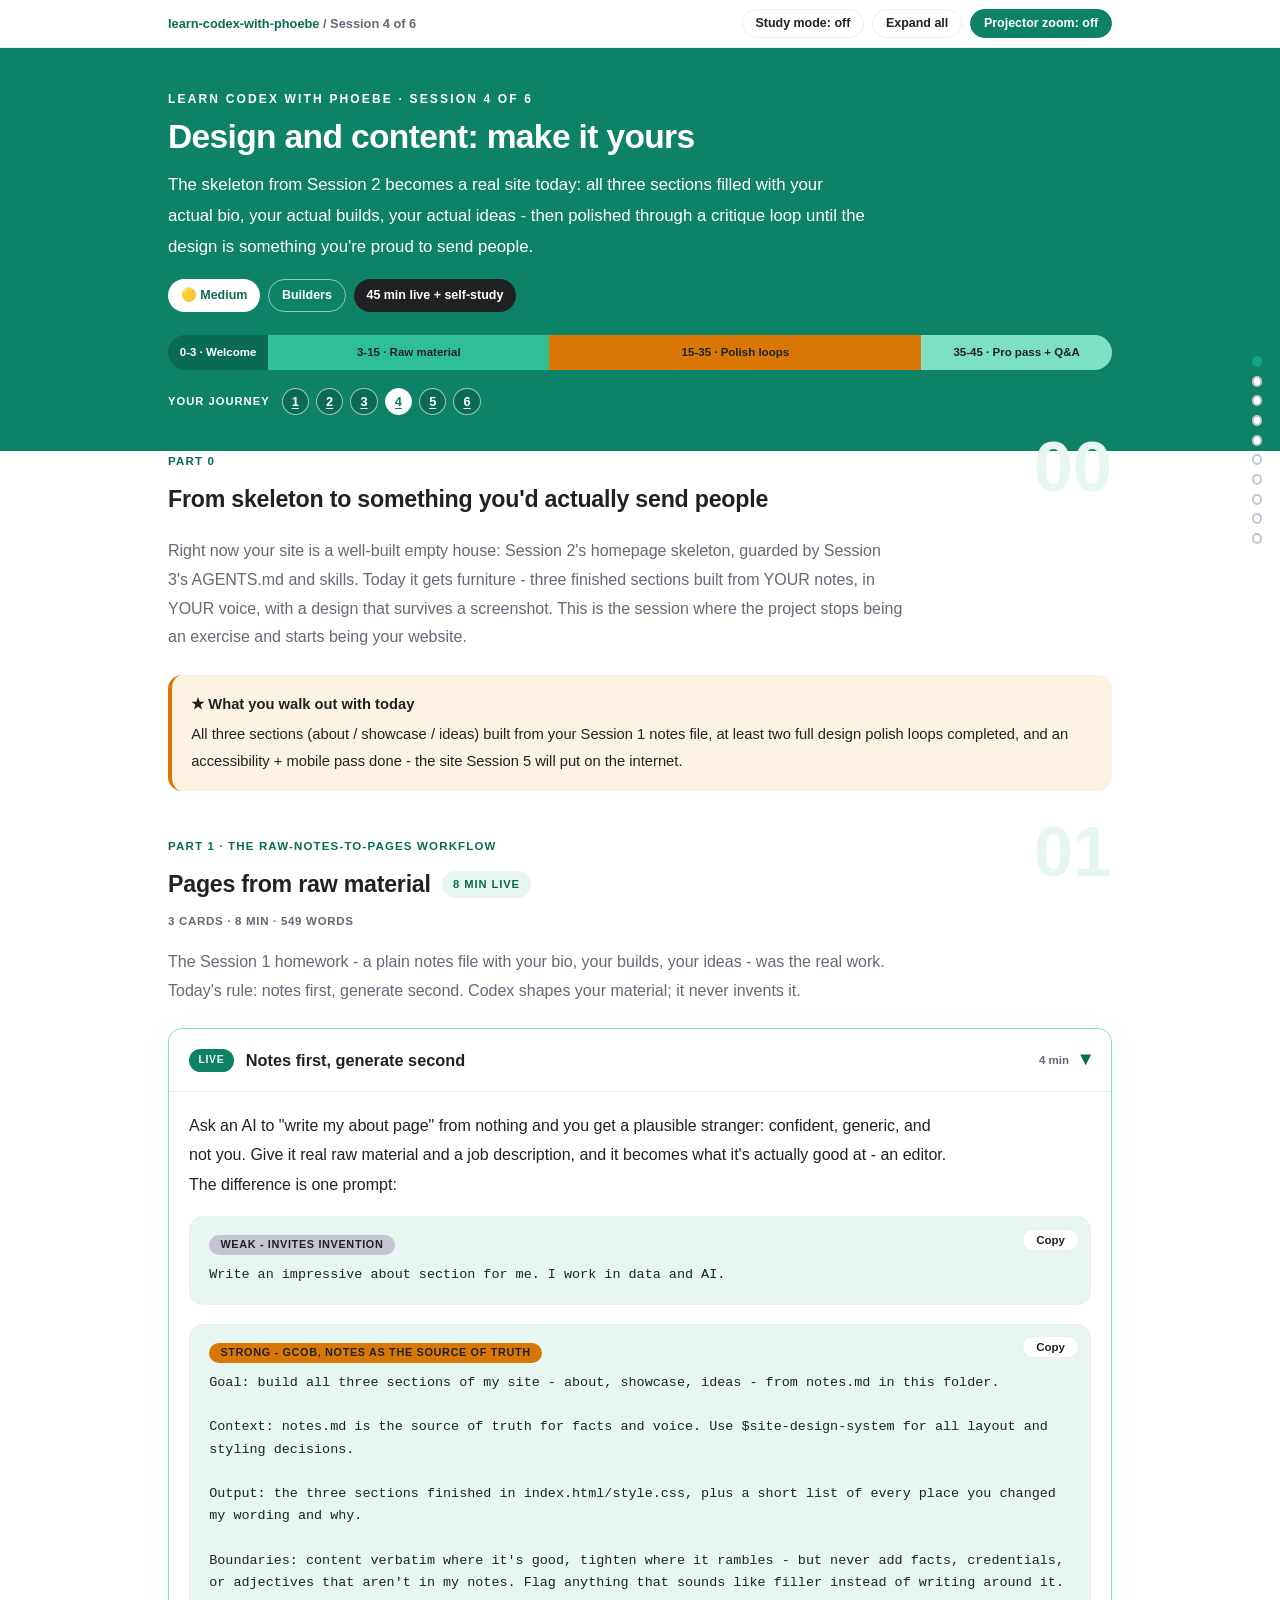
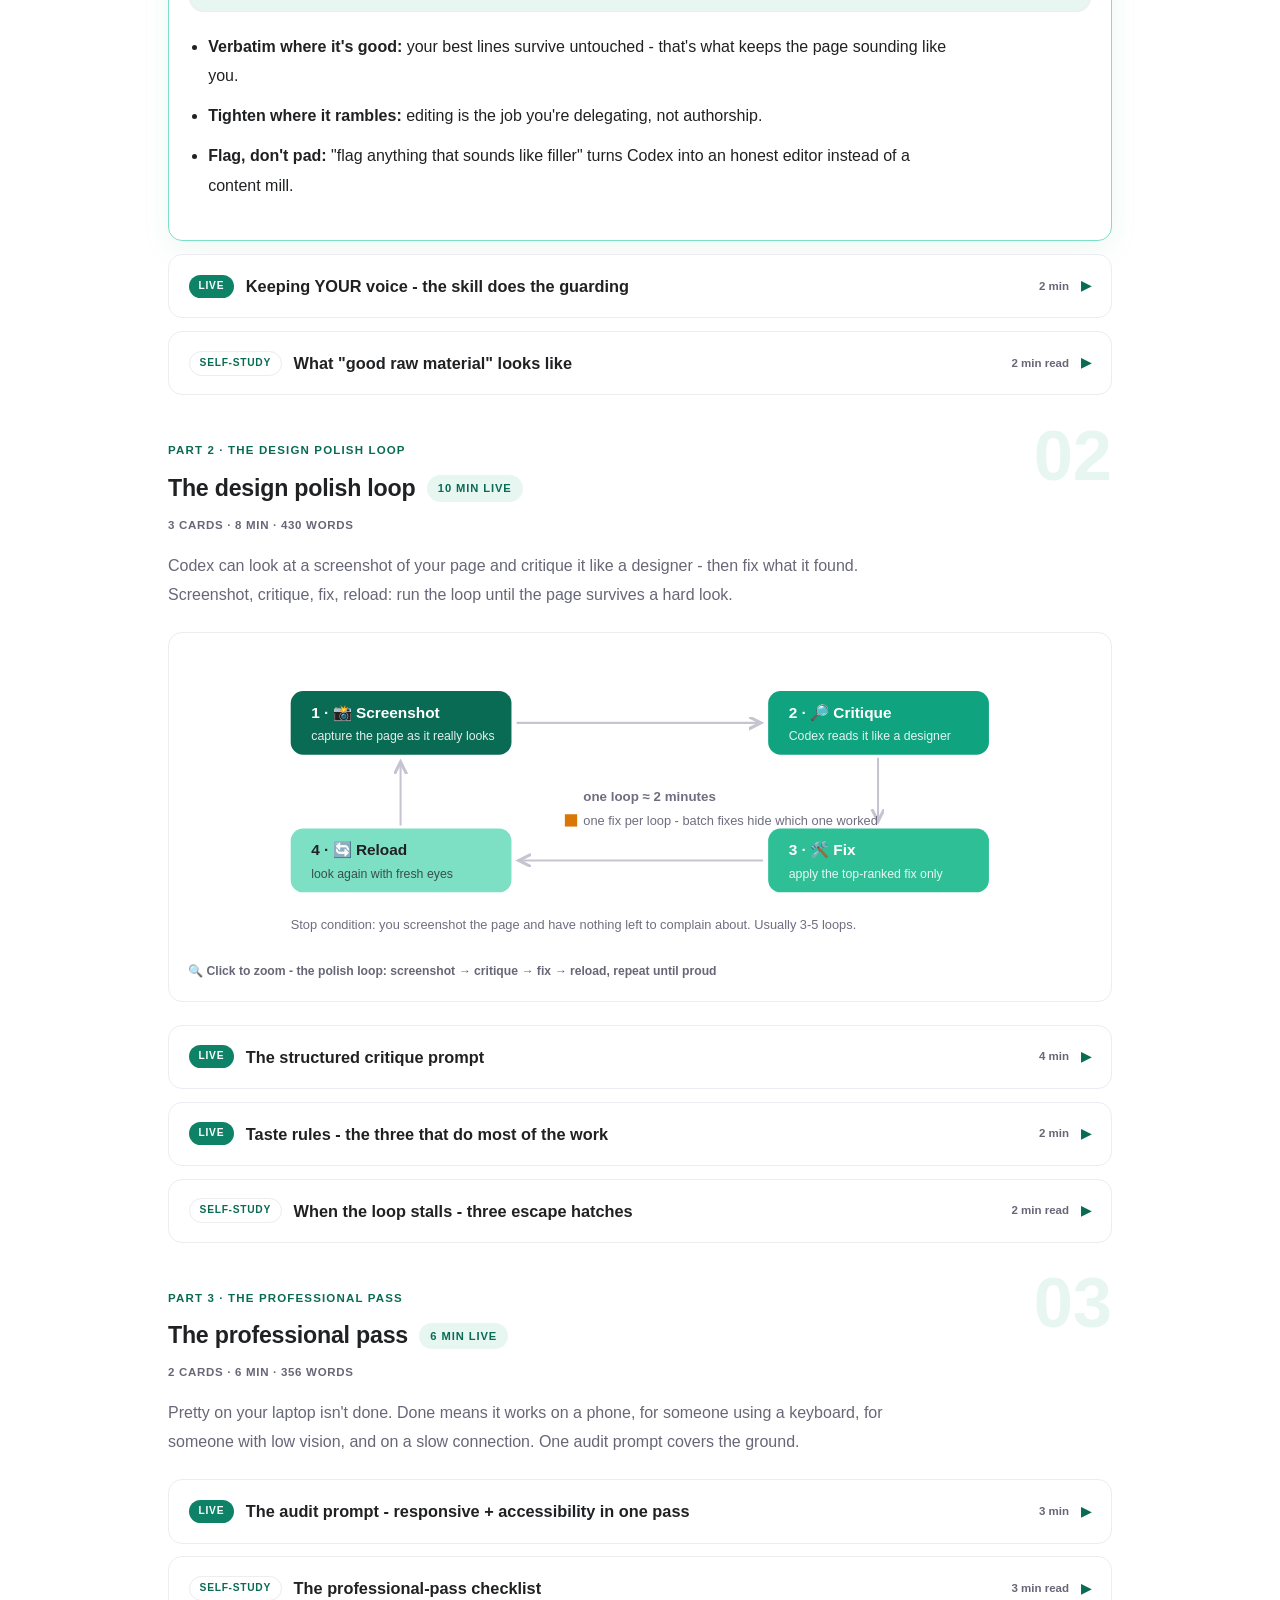
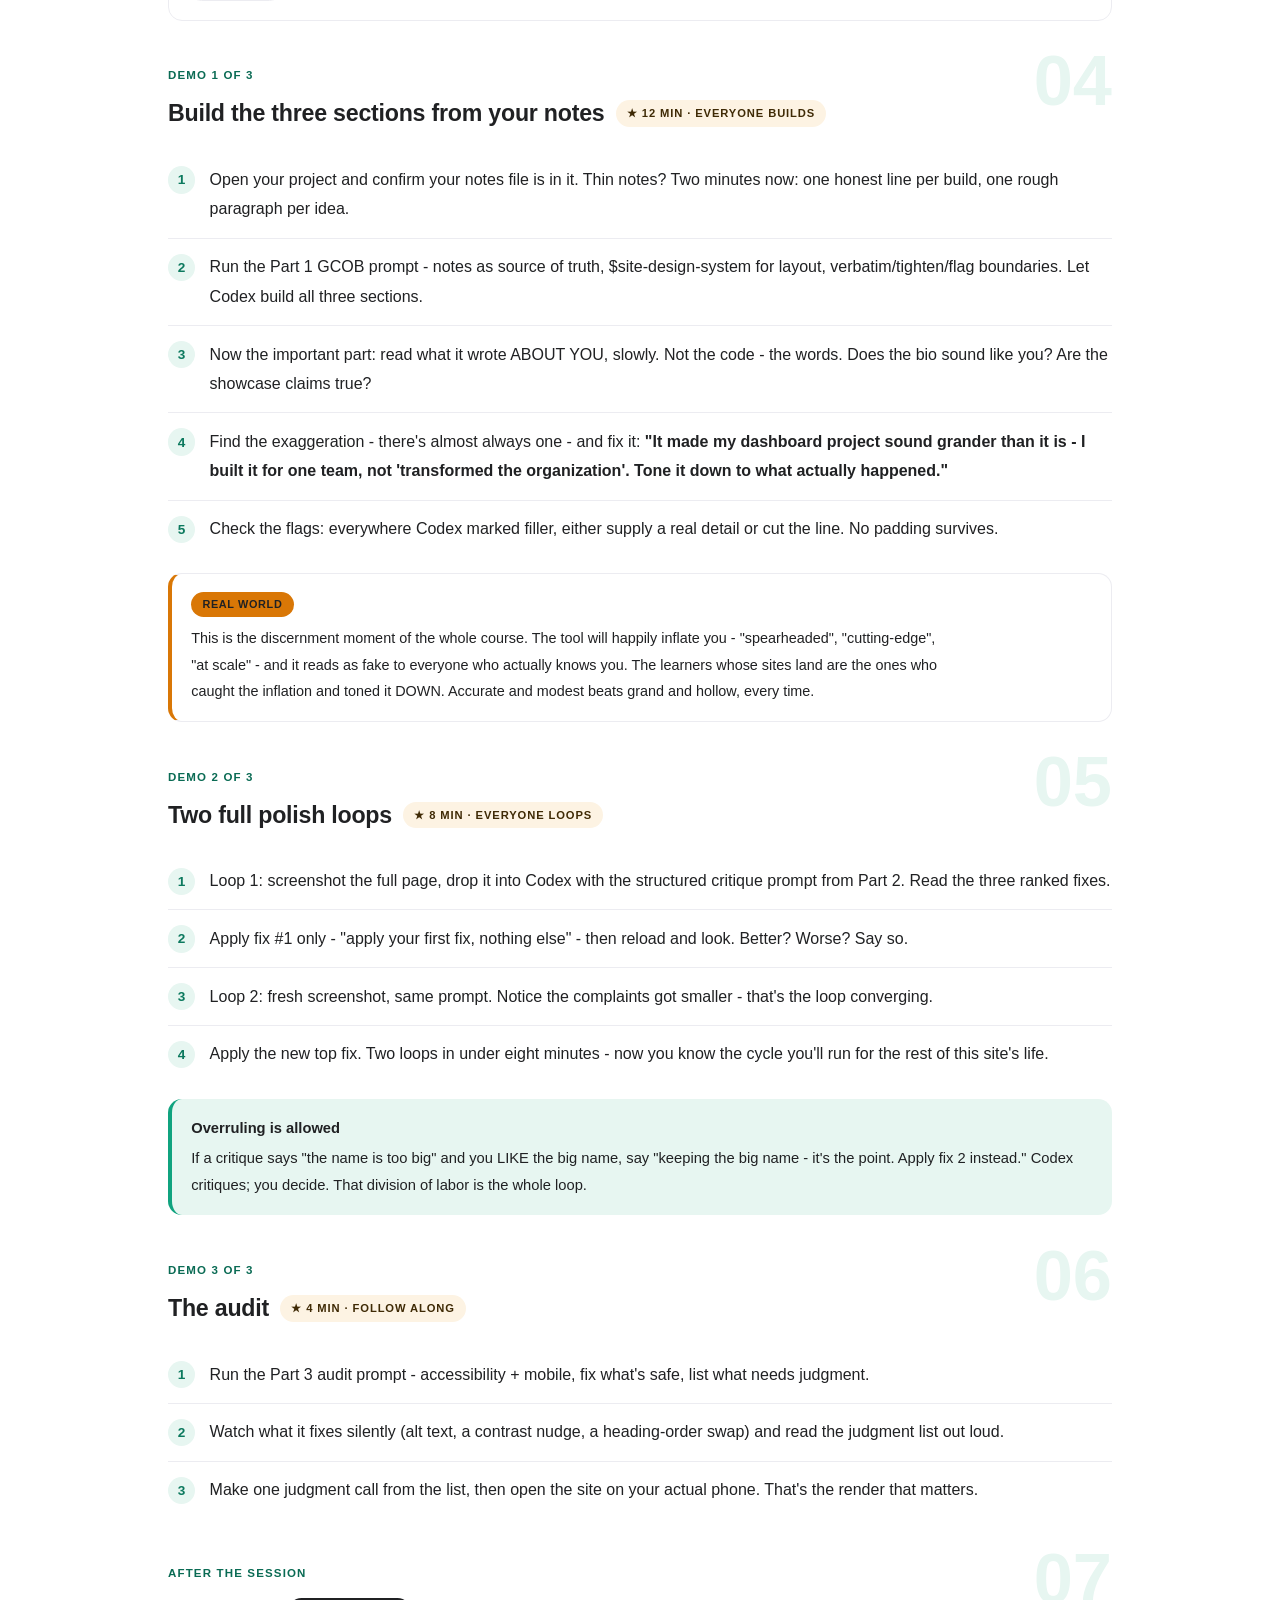
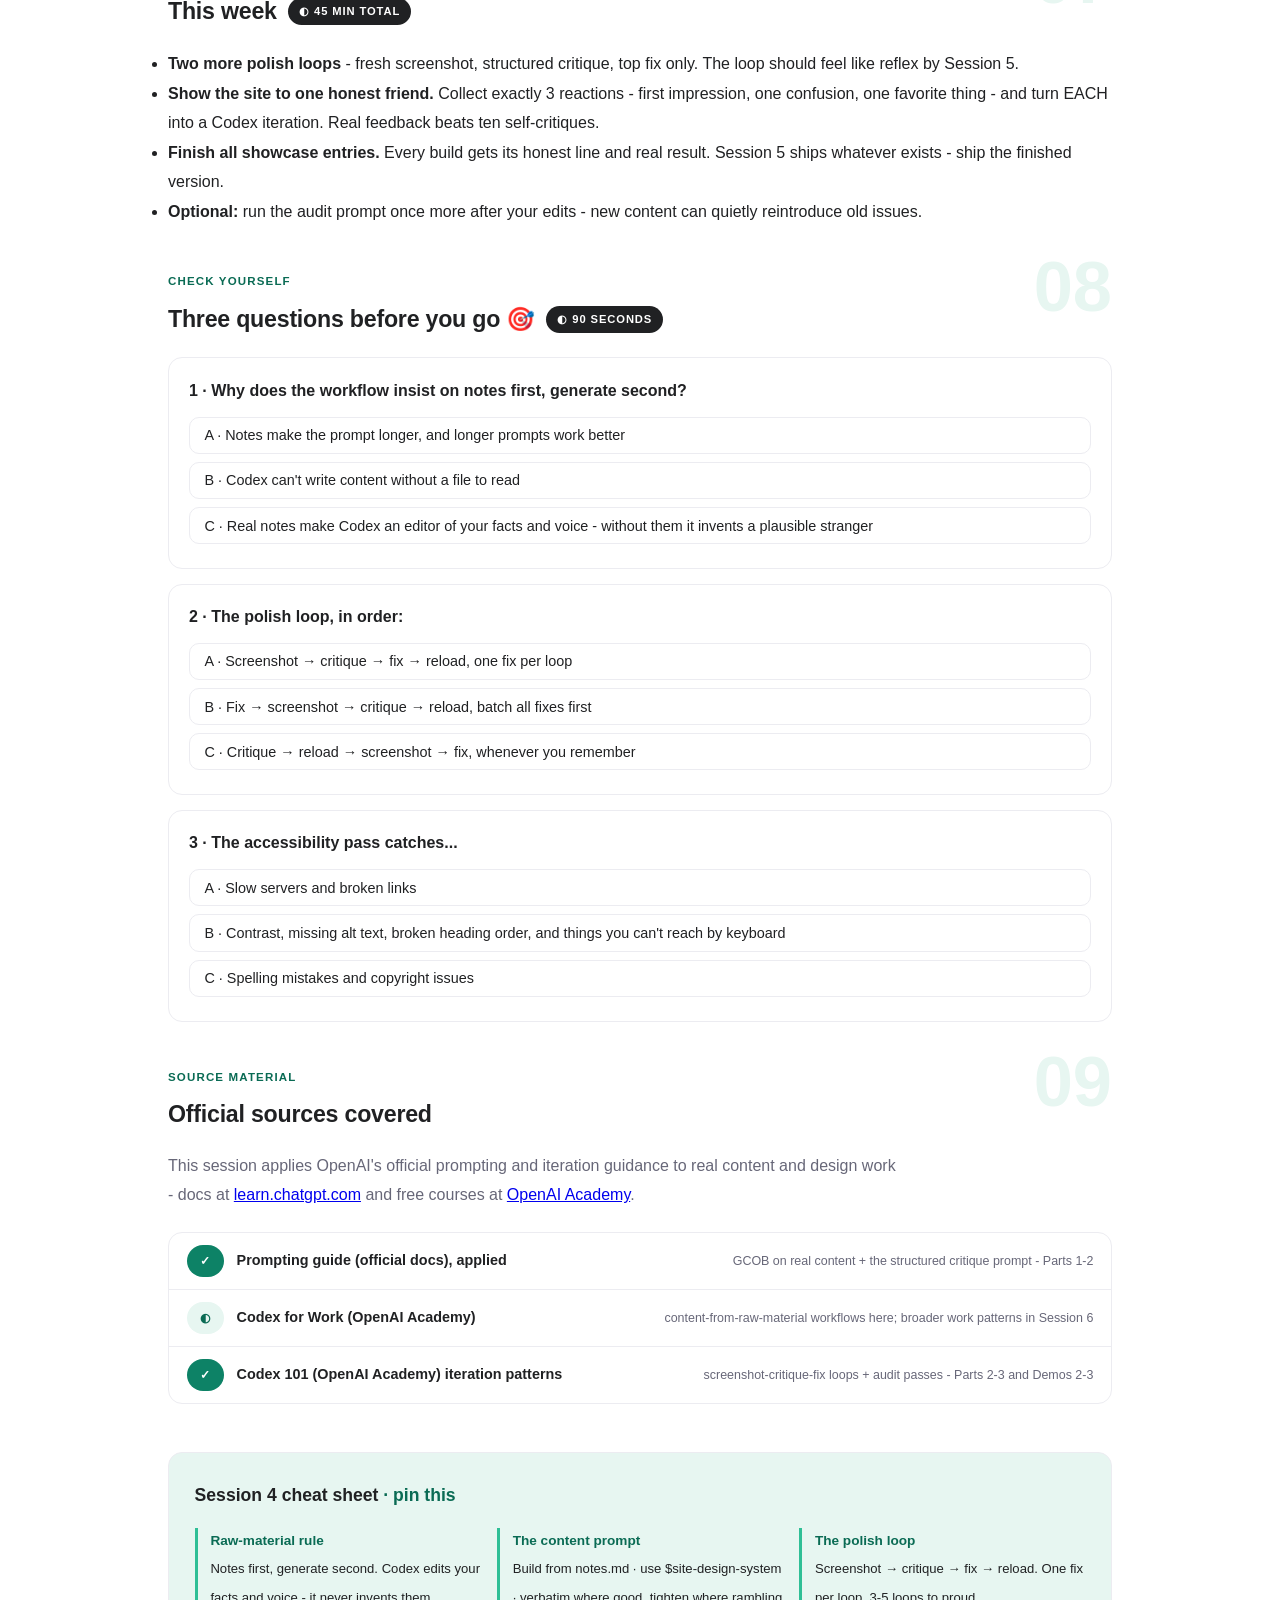
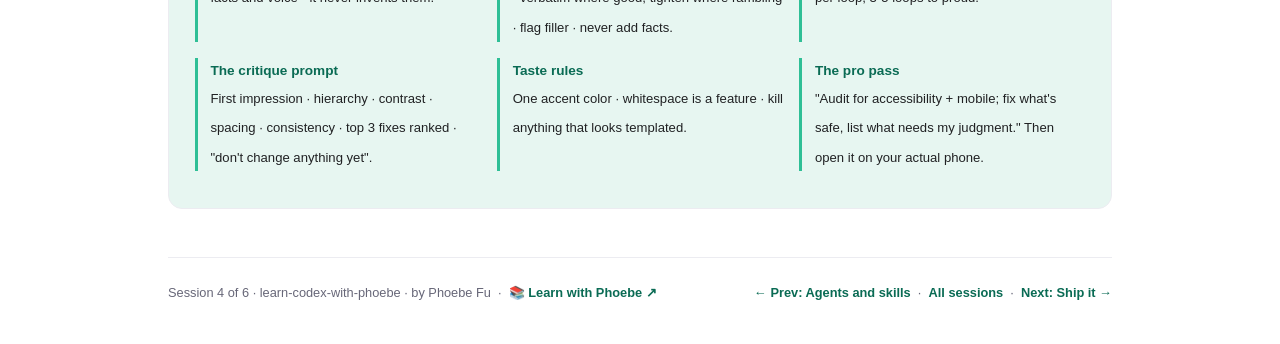
<file: courses/04-design-and-content.html>
<!DOCTYPE html>
<html lang="en">
<head>
<meta charset="UTF-8">
<meta name="viewport" content="width=device-width, initial-scale=1.0">
<!-- social:start -->
<meta name="description" content="Right now your site is a well-built empty house: Session 2&#x27;s homepage skeleton, guarded by Session 3&#x27;s AGENTS.md and skills. Today it gets furniture - three finished sections built from...">
<meta property="og:type" content="article">
<meta property="og:site_name" content="Learn with Phoebe">
<meta property="og:title" content="Design and content: make it yours - learn codex with phoebe">
<meta property="og:description" content="Right now your site is a well-built empty house: Session 2&#x27;s homepage skeleton, guarded by Session 3&#x27;s AGENTS.md and skills. Today it gets furniture - three finished sections built from...">
<meta property="og:url" content="https://phoebefu6.github.io/learn-codex-with-phoebe/courses/04-design-and-content.html">
<meta property="og:image" content="https://phoebefu6.github.io/learn-codex-with-phoebe/assets/og-cover.png">
<meta property="og:image:width" content="1200">
<meta property="og:image:height" content="630">
<meta name="twitter:card" content="summary_large_image">
<meta name="twitter:title" content="Design and content: make it yours - learn codex with phoebe">
<meta name="twitter:description" content="Right now your site is a well-built empty house: Session 2&#x27;s homepage skeleton, guarded by Session 3&#x27;s AGENTS.md and skills. Today it gets furniture - three finished sections built from...">
<meta name="twitter:image" content="https://phoebefu6.github.io/learn-codex-with-phoebe/assets/og-cover.png">
<!-- social:end -->
<title>Session 4 · Design and content: make it yours - learn codex with phoebe</title>
<link rel="stylesheet" href="../assets/style.css?v=45">
</head>
<body>

<div class="toolbar">
  <div class="wrap">
    <span class="crumb"><a href="../index.html">learn-codex-with-phoebe</a> / Session 4 of 6</span>
    <button class="btn" id="toggle-all" type="button">Expand all</button>
    <button class="btn primary" id="zoom-toggle" type="button">Projector zoom: off</button>
  </div>
</div>

<header class="masthead">
  <div class="wrap">
    <div class="eyebrow">Learn Codex with Phoebe · Session 4 of 6</div>
    <h1>Design and content: <span class="accent">make it yours</span></h1>
    <p class="sub">The skeleton from Session 2 becomes a real site today: all three sections filled with your actual bio, your actual builds, your actual ideas - then polished through a critique loop until the design is something you're proud to send people.</p>
    <div class="chip-row">
      <span class="chip level">🟡 Medium</span>
      <span class="chip audience">Builders</span>
      <span class="chip time">45 min live + self-study</span>
    </div>
    <div class="agenda">
      <span class="a1" style="flex:1">0-3 · Welcome</span>
      <span class="a2" style="flex:3">3-15 · Raw material</span>
      <span class="a3" style="flex:4">15-35 · Polish loops</span>
      <span class="a4" style="flex:2">35-45 · Pro pass + Q&amp;A</span>
    </div>
  </div>
</header>

<main class="wrap">

  <!-- ============ INTRO ============ -->
  <section class="section" id="intro">
    <div class="section-kicker">
      <span class="klabel">Part 0</span>
      <h2>From skeleton to something you'd actually send people</h2>
    </div>
    <p class="lede">Right now your site is a well-built empty house: Session 2's homepage skeleton, guarded by Session 3's AGENTS.md and skills. Today it gets furniture - three finished sections built from YOUR notes, in YOUR voice, with a design that survives a screenshot. This is the session where the project stops being an exercise and starts being your website.</p>
    <div class="callout win">
      <strong>★ What you walk out with today</strong>
      All three sections (about / showcase / ideas) built from your Session 1 notes file, at least two full design polish loops completed, and an accessibility + mobile pass done - the site Session 5 will put on the internet.
    </div>
  </section>

  <!-- ============ PART 1: RAW MATERIAL ============ -->
  <section class="section" id="raw-material">
    <div class="section-kicker">
      <span class="klabel">Part 1 · the raw-notes-to-pages workflow</span>
      <h2>Pages from raw material <span class="tag concept">8 min live</span></h2>
    </div>
    <p class="lede">The Session 1 homework - a plain notes file with your bio, your builds, your ideas - was the real work. Today's rule: notes first, generate second. Codex shapes your material; it never invents it.</p>

    <details class="card" open>
      <summary><span class="mode live">Live</span>Notes first, generate second<span class="mini">4 min</span><span class="caret">▶</span></summary>
      <div class="body">
        <p>Ask an AI to "write my about page" from nothing and you get a plausible stranger: confident, generic, and not you. Give it real raw material and a job description, and it becomes what it's actually good at - an editor. The difference is one prompt:</p>
        <div class="prompt-box bad"><span class="label">Weak - invites invention</span>Write an impressive about section for me. I work in data and AI.</div>
        <div class="prompt-box good"><span class="label">Strong - GCOB, notes as the source of truth</span>Goal: build all three sections of my site - about, showcase, ideas - from notes.md in this folder.

Context: notes.md is the source of truth for facts and voice. Use $site-design-system for all layout and styling decisions.

Output: the three sections finished in index.html/style.css, plus a short list of every place you changed my wording and why.

Boundaries: content verbatim where it's good, tighten where it rambles - but never add facts, credentials, or adjectives that aren't in my notes. Flag anything that sounds like filler instead of writing around it.</div>
        <ul>
          <li><strong>Verbatim where it's good:</strong> your best lines survive untouched - that's what keeps the page sounding like you.</li>
          <li><strong>Tighten where it rambles:</strong> editing is the job you're delegating, not authorship.</li>
          <li><strong>Flag, don't pad:</strong> "flag anything that sounds like filler" turns Codex into an honest editor instead of a content mill.</li>
        </ul>
      </div>
    </details>

    <details class="card">
      <summary><span class="mode live">Live</span>Keeping YOUR voice - the skill does the guarding<span class="mini">2 min</span><span class="caret">▶</span></summary>
      <div class="body">
        <p>You encoded your voice once, in Session 3's <code>$content-voice</code> skill - sentence length, warmth, the words you'd never use. Now it earns its keep: every content prompt today runs under it, so you're not re-explaining your taste in every message.</p>
        <ul>
          <li><strong>Invoke it explicitly</strong> when content is the point: "use $content-voice for all copy in this pass".</li>
          <li><strong>When output drifts</strong> ("that doesn't sound like me"), fix the skill, not just the page - the correction then applies forever.</li>
        </ul>
        <div class="callout example">
          <span class="ex-pill">Real world</span>
          <p>A learner's first generated bio opened with "As a passionate, results-driven professional..." - three things her $content-voice skill banned. One message ("re-read $content-voice, then rewrite the bio") fixed the page. Adding "never open with 'As a...'" to the skill fixed every future page too.</p>
        </div>
      </div>
    </details>

    <details class="card">
      <summary><span class="mode self">Self-study</span>What "good raw material" looks like<span class="mini">2 min read</span><span class="caret">▶</span></summary>
      <div class="body">
        
<figure class="zoomable">
  <svg viewBox="0 0 880 300" xmlns="http://www.w3.org/2000/svg" role="img" aria-label="Three parallel flows showing what Codex does with each section's raw material: the About bio is tightened and ordered, the three to five showcase builds are formatted into cards, and the rough idea paragraphs are trimmed to crisp notes with gaps flagged.">
    <style>
      .p4aT { font: 700 13px Inter, sans-serif; fill: #202123; }
      .p4aL { font: 700 11px Inter, sans-serif; fill: #202123; }
      .p4aR { font: 400 11.5px Inter, sans-serif; fill: #FFFFFF; }
      .p4aO { font: 400 11.5px Inter, sans-serif; fill: #FFFFFF; }
      .p4aN { font: 400 12px Inter, sans-serif; fill: #6E6E80; }
    </style>
    <rect x="0" y="0" width="880" height="300" fill="#FFFFFF"/>
    <text class="p4aT" x="40" y="28">Same notes, three jobs: what Codex does with each section</text>

    <text class="p4aL" x="40" y="80">ABOUT</text>
    <rect x="130" y="52" width="320" height="48" rx="8" fill="#6E6E80"/>
    <text class="p4aR" x="146" y="80">short honest bio + 2-3 specifics</text>
    <path d="M450,76 L500,76" fill="none" stroke="#6E6E80" stroke-width="1.6"/>
    <polygon points="500,76 492,71 492,81" fill="#6E6E80"/>
    <rect x="510" y="52" width="320" height="48" rx="8" fill="#10A37F"/>
    <text class="p4aO" x="526" y="80">tightens, orders, keeps your phrasing</text>

    <text class="p4aL" x="40" y="160">SHOWCASE</text>
    <rect x="130" y="132" width="320" height="48" rx="8" fill="#6E6E80"/>
    <text class="p4aR" x="146" y="160">3-5 builds: what, why, one result</text>
    <path d="M450,156 L500,156" fill="none" stroke="#6E6E80" stroke-width="1.6"/>
    <polygon points="500,156 492,151 492,161" fill="#6E6E80"/>
    <rect x="510" y="132" width="320" height="48" rx="8" fill="#10A37F"/>
    <text class="p4aO" x="526" y="160">formats into cards, asks when vague</text>

    <text class="p4aL" x="40" y="240">IDEAS</text>
    <rect x="130" y="212" width="320" height="48" rx="8" fill="#6E6E80"/>
    <text class="p4aR" x="146" y="240">2-3 rough paragraphs, unpolished ok</text>
    <path d="M450,236 L500,236" fill="none" stroke="#6E6E80" stroke-width="1.6"/>
    <polygon points="500,236 492,231 492,241" fill="#6E6E80"/>
    <rect x="510" y="212" width="320" height="48" rx="8" fill="#10A37F"/>
    <text class="p4aO" x="526" y="240">trims to crisp notes, flags gaps</text>

    <text class="p4aN" x="40" y="282">Codex shapes your material; it never invents it. Notes first, generate second.</text>
  </svg>
  <figcaption>🔍 Click to zoom - same raw notes become three different editing jobs</figcaption>
</figure>
<table class="clean">
          <thead><tr><th>Section</th><th>Raw material that works</th><th>What Codex does with it</th></tr></thead>
          <tbody>
            <tr><td>About</td><td>A short honest bio + 2-3 specifics (what you do, what you care about)</td><td>Tightens, orders, keeps your phrasing</td></tr>
            <tr><td>Showcase</td><td>3-5 builds, one line each: what it is, why it exists, one real result</td><td>Formats into cards, asks when a line is vague</td></tr>
            <tr><td>Ideas</td><td>2-3 ideas as rough paragraphs - unpolished is fine</td><td>Trims to crisp notes, flags where you trailed off</td></tr>
          </tbody>
        </table>
        <p>Thin notes are fixable: ask Codex to interview you. "Ask me five questions that would make my showcase entries concrete" fills gaps with YOUR answers, not its guesses.</p>
      </div>
    </details>
  </section>

  <!-- ============ PART 2: POLISH LOOP ============ -->
  <section class="section" id="polish-loop">
    <div class="section-kicker">
      <span class="klabel">Part 2 · the design polish loop</span>
      <h2>The design polish loop <span class="tag concept">10 min live</span></h2>
    </div>
    <p class="lede">Codex can look at a screenshot of your page and critique it like a designer - then fix what it found. Screenshot, critique, fix, reload: run the loop until the page survives a hard look.</p>

    <figure class="zoomable">
      <svg viewBox="0 0 880 290" xmlns="http://www.w3.org/2000/svg" role="img" aria-label="The design polish loop: screenshot, critique, fix, reload - a repeating four-step cycle">
        <style>
          .plT { font: 700 15px Inter, sans-serif; fill: #FFFFFF; }
          .plS { font: 400 12px Inter, sans-serif; fill: #FFFFFF; opacity: .88; }
          .plK { font: 700 15px Inter, sans-serif; fill: #202123; }
          .plKS { font: 400 12px Inter, sans-serif; fill: #202123; opacity: .75; }
          .plC { font: 600 13px Inter, sans-serif; fill: #6E6E80; }
          .plX { font: 400 12.5px Inter, sans-serif; fill: #6E6E80; }
          .plA { stroke: #C5C5D2; stroke-width: 2; fill: none; marker-end: url(#plAh); }
        </style>
        <defs>
          <marker id="plAh" markerWidth="8" markerHeight="8" refX="6" refY="3" orient="auto">
            <path d="M0,0 L6,3 L0,6" fill="none" stroke="#C5C5D2" stroke-width="1.5"/>
          </marker>
        </defs>
        <rect x="100" y="38" width="215" height="62" rx="12" fill="#0A6B54"/>
        <text class="plT" x="120" y="64">1 · 📸 Screenshot</text>
        <text class="plS" x="120" y="86">capture the page as it really looks</text>
        <rect x="565" y="38" width="215" height="62" rx="12" fill="#10A37F"/>
        <text class="plT" x="585" y="64">2 · 🔎 Critique</text>
        <text class="plS" x="585" y="86">Codex reads it like a designer</text>
        <rect x="565" y="172" width="215" height="62" rx="12" fill="#2FBF96"/>
        <text class="plT" x="585" y="198">3 · 🛠️ Fix</text>
        <text class="plS" x="585" y="220">apply the top-ranked fix only</text>
        <rect x="100" y="172" width="215" height="62" rx="12" fill="#7DDFC3"/>
        <text class="plK" x="120" y="198">4 · 🔄 Reload</text>
        <text class="plKS" x="120" y="220">look again with fresh eyes</text>
        <line class="plA" x1="320" y1="69" x2="558" y2="69"/>
        <line class="plA" x1="672" y1="103" x2="672" y2="165"/>
        <line class="plA" x1="560" y1="203" x2="322" y2="203"/>
        <line class="plA" x1="207" y1="169" x2="207" y2="107"/>
        <text class="plC" x="385" y="145">one loop ≈ 2 minutes</text>
        <rect x="367" y="158" width="12" height="12" fill="#D97706"/>
        <text class="plX" x="385" y="168">one fix per loop - batch fixes hide which one worked</text>
        <text class="plX" x="100" y="270">Stop condition: you screenshot the page and have nothing left to complain about. Usually 3-5 loops.</text>
      </svg>
      <figcaption>🔍 Click to zoom - the polish loop: screenshot → critique → fix → reload, repeat until proud</figcaption>
    </figure>

    <details class="card">
      <summary><span class="mode live">Live</span>The structured critique prompt<span class="mini">4 min</span><span class="caret">▶</span></summary>
      <div class="body">
        <p>"Make it prettier" gets you random churn. A structured critique gets you a designer's read. Screenshot the page (full window), drop the image into Codex, and send this:</p>
        <div class="prompt-box good"><span class="label">★ The critique prompt - reuse every loop</span>Here's a screenshot of my site as it renders right now. Critique it like a designer reviewing a junior's work:

1. First impression - what does this page say about its owner in 3 seconds?
2. Hierarchy - does the eye land where it should? What competes?
3. Contrast - anything hard to read or too timid to notice?
4. Spacing - where is it cramped, where does whitespace go to waste?
5. Consistency - fonts, colors, spacing units: what breaks the system?

Then give me your top 3 fixes, ranked by impact. Don't change anything yet.</div>
        <ul>
          <li><strong>"Don't change anything yet"</strong> keeps critique and fix as separate moves - you stay the editor-in-chief.</li>
          <li><strong>Apply fix #1 only,</strong> reload, re-screenshot. If the critique was right, the next loop's complaints get smaller.</li>
          <li><strong>Disagree freely:</strong> "I like the big name, skip fix 2" is the loop working, not failing.</li>
        </ul>
      </div>
    </details>

    <details class="card">
      <summary><span class="mode live">Live</span>Taste rules - the three that do most of the work<span class="mini">2 min</span><span class="caret">▶</span></summary>
      <div class="body">
        <ul>
          <li><strong>One accent color.</strong> One. Everything else is ink, paper, and grays. The second accent is where template-smell starts.</li>
          <li><strong>Whitespace is a feature.</strong> When in doubt, add space, not elements. Cramped reads as amateur faster than any font choice.</li>
          <li><strong>Kill anything that looks templated.</strong> Stock hero gradients, three-icon feature rows, "Lorem"-shaped copy - if you've seen it on a thousand sites, it's hiding you.</li>
        </ul>
        <div class="callout tip">
          <strong>These live in your skill already</strong>
          Session 3 baked rules like these into $site-design-system - which is why today's fixes stay coherent instead of drifting. When a critique loop surfaces a taste rule you keep repeating, add it to the skill.
        </div>
      </div>
    </details>
    <details class="card">
      <summary><span class="mode self">Self-study</span>When the loop stalls - three escape hatches<span class="mini">2 min read</span><span class="caret">▶</span></summary>
      <div class="body">
        <p>Around loop three or four, critiques sometimes turn cosmetic ("maybe 2px more padding") while the page still feels off. That's not done - that's stalled. Three ways out:</p>
        <ul>
          <li><strong>Ask for a bolder read:</strong> "Forget small fixes - if you redesigned ONE thing about this page to make it memorable, what would it be?" You can always say no.</li>
          <li><strong>Bring a reference:</strong> screenshot a site whose feel you admire and ask "what does this page do that mine doesn't - structurally, not content?" Borrow the principle, never the look.</li>
          <li><strong>Change one variable, hard:</strong> double the type scale, or strip every border, or try the accent somewhere unexpected. Reload, react, keep or revert. Git (next session) makes this fearless.</li>
        </ul>
        <div class="callout tip">
          <strong>Know when you're done</strong>
          Done is not "nothing left to improve" - it's "I'd send this URL without apologizing." Ship at that bar; keep looping after it's live.
        </div>
      </div>
    </details>
  </section>

  <!-- ============ PART 3: PROFESSIONAL PASS ============ -->
  <section class="section" id="pro-pass">
    <div class="section-kicker">
      <span class="klabel">Part 3 · the professional pass</span>
      <h2>The professional pass <span class="tag concept">6 min live</span></h2>
    </div>
    <p class="lede">Pretty on your laptop isn't done. Done means it works on a phone, for someone using a keyboard, for someone with low vision, and on a slow connection. One audit prompt covers the ground.</p>

    <details class="card">
      <summary><span class="mode live">Live</span>The audit prompt - responsive + accessibility in one pass<span class="mini">3 min</span><span class="caret">▶</span></summary>
      <div class="body">
        <div class="prompt-box good"><span class="label">★ The professional-pass prompt</span>Audit this site for accessibility and mobile issues:

- responsive: layout at phone width, menu usability, nothing overflowing
- contrast: text vs background, including text over images
- alt text: every meaningful image described, decorative ones marked
- heading order: one h1, no skipped levels
- keyboard: can I reach and use every link and button with Tab alone?
- performance sanity: flag any image over ~300KB

Fix what's safe to fix without changing the design. List anything that needs my judgment instead of deciding for me.</div>
        <p>"Fix what's safe, list what needs my judgment" is the key move - contrast tweaks and alt text are safe; "your gray-on-gray ideas section fails contrast, want a darker ink or a lighter card?" is a design decision that stays yours.</p>
<figure class="zoomable">
  <svg viewBox="0 0 880 220" xmlns="http://www.w3.org/2000/svg" role="img" aria-label="A gauge showing a roughly four megabyte hero photo far past the audit's rough 300KB image size limit, illustrating why the professional pass flags any image over about 300KB.">
    <style>
      .p4bT { font: 700 13px Inter, sans-serif; fill: #202123; }
      .p4bV { font: 700 16px Inter, sans-serif; fill: #991B1B; }
      .p4bTick { font: 700 11px Inter, sans-serif; fill: #202123; }
      .p4bN { font: 400 12px Inter, sans-serif; fill: #6E6E80; }
    </style>
    <rect x="0" y="0" width="880" height="220" fill="#FFFFFF"/>
    <text class="p4bT" x="40" y="28">Performance sanity: does this image clear the line?</text>

    <rect x="120" y="110" width="640" height="26" rx="13" fill="#ECECF1"/>
    <rect x="120" y="110" width="640" height="26" rx="13" fill="#991B1B"/>
    <line x1="163" y1="92" x2="163" y2="152" stroke="#D97706" stroke-width="2.5"/>
    <text class="p4bTick" x="163" y="84" text-anchor="middle">~300KB limit</text>
    <text class="p4bV" x="772" y="130">~4MB</text>

    <text class="p4bN" x="40" y="196">Flag images over ~300KB: a 4MB hero photo is the gap between instant and "is this broken?"</text>
  </svg>
  <figcaption>🔍 Click to zoom - a 4MB hero image blows past the ~300KB line the audit flags</figcaption>
</figure>

      </div>
    </details>

    <details class="card">
      <summary><span class="mode self">Self-study</span>The professional-pass checklist<span class="mini">3 min read</span><span class="caret">▶</span></summary>
      <div class="body">
        <table class="clean">
          <thead><tr><th>Check</th><th>How to verify</th><th>Why it matters</th></tr></thead>
          <tbody>
            <tr><td>Phone-width layout</td><td>Resize the browser narrow, or open on your phone</td><td>Most visitors arrive from a phone - a LinkedIn tap, not a desktop bookmark</td></tr>
            <tr><td>Mobile menu</td><td>Every section reachable at narrow width</td><td>A nav that vanishes on mobile is a site with one page</td></tr>
            <tr><td>Contrast</td><td>Squint test + ask Codex to check ratios</td><td>Low-contrast "elegant" gray is unreadable in sunlight and fails real users</td></tr>
            <tr><td>Alt text</td><td>Every meaningful image has a real description</td><td>Screen readers, broken images, and image search all read it</td></tr>
            <tr><td>Heading order</td><td>One h1, then h2/h3 without skips</td><td>It's the document's outline - assistive tech navigates by it</td></tr>
            <tr><td>Keyboard nav</td><td>Put the mouse down, Tab through the whole page</td><td>If you can't reach it by keyboard, some visitors can't reach it at all</td></tr>
            <tr><td>Image sizes</td><td>Nothing silly-large; ask Codex to flag &gt;300KB</td><td>A 4MB hero photo is the difference between instant and "is this broken?"</td></tr>
          </tbody>
        </table>
      </div>
    </details>
  </section>

  <!-- ============ DEMO 1 ============ -->
  <section class="section" id="demo-1">
    <div class="section-kicker">
      <span class="klabel">Demo 1 of 3</span>
      <h2>Build the three sections from your notes <span class="tag demo">★ 12 min · everyone builds</span></h2>
    </div>
    <div class="steps">
      <div class="step"><p>Open your project and confirm your notes file is in it. Thin notes? Two minutes now: one honest line per build, one rough paragraph per idea.</p></div>
      <div class="step"><p>Run the Part 1 GCOB prompt - notes as source of truth, $site-design-system for layout, verbatim/tighten/flag boundaries. Let Codex build all three sections.</p></div>
      <div class="step"><p>Now the important part: read what it wrote ABOUT YOU, slowly. Not the code - the words. Does the bio sound like you? Are the showcase claims true?</p></div>
      <div class="step"><p>Find the exaggeration - there's almost always one - and fix it: <strong>"It made my dashboard project sound grander than it is - I built it for one team, not 'transformed the organization'. Tone it down to what actually happened."</strong></p></div>
      <div class="step"><p>Check the flags: everywhere Codex marked filler, either supply a real detail or cut the line. No padding survives.</p></div>
    </div>
    <div class="callout example">
      <span class="ex-pill">Real world</span>
      <p>This is the discernment moment of the whole course. The tool will happily inflate you - "spearheaded", "cutting-edge", "at scale" - and it reads as fake to everyone who actually knows you. The learners whose sites land are the ones who caught the inflation and toned it DOWN. Accurate and modest beats grand and hollow, every time.</p>
    </div>
  </section>

  <!-- ============ DEMO 2 ============ -->
  <section class="section" id="demo-2">
    <div class="section-kicker">
      <span class="klabel">Demo 2 of 3</span>
      <h2>Two full polish loops <span class="tag demo">★ 8 min · everyone loops</span></h2>
    </div>
    <div class="steps">
      <div class="step"><p>Loop 1: screenshot the full page, drop it into Codex with the structured critique prompt from Part 2. Read the three ranked fixes.</p></div>
      <div class="step"><p>Apply fix #1 only - "apply your first fix, nothing else" - then reload and look. Better? Worse? Say so.</p></div>
      <div class="step"><p>Loop 2: fresh screenshot, same prompt. Notice the complaints got smaller - that's the loop converging.</p></div>
      <div class="step"><p>Apply the new top fix. Two loops in under eight minutes - now you know the cycle you'll run for the rest of this site's life.</p></div>
    </div>
    <div class="callout tip">
      <strong>Overruling is allowed</strong>
      If a critique says "the name is too big" and you LIKE the big name, say "keeping the big name - it's the point. Apply fix 2 instead." Codex critiques; you decide. That division of labor is the whole loop.
    </div>
  </section>

  <!-- ============ DEMO 3 ============ -->
  <section class="section" id="demo-3">
    <div class="section-kicker">
      <span class="klabel">Demo 3 of 3</span>
      <h2>The audit <span class="tag demo">★ 4 min · follow along</span></h2>
    </div>
    <div class="steps">
      <div class="step"><p>Run the Part 3 audit prompt - accessibility + mobile, fix what's safe, list what needs judgment.</p></div>
      <div class="step"><p>Watch what it fixes silently (alt text, a contrast nudge, a heading-order swap) and read the judgment list out loud.</p></div>
      <div class="step"><p>Make one judgment call from the list, then open the site on your actual phone. That's the render that matters.</p></div>
    </div>
  </section>

  <!-- ============ HOMEWORK ============ -->
  <section class="section" id="exercise">
    <div class="section-kicker">
      <span class="klabel">After the session</span>
      <h2>This week <span class="tag exercise">◐ 45 min total</span></h2>
    </div>
    <ul>
      <li><strong>Two more polish loops</strong> - fresh screenshot, structured critique, top fix only. The loop should feel like reflex by Session 5.</li>
      <li><strong>Show the site to one honest friend.</strong> Collect exactly 3 reactions - first impression, one confusion, one favorite thing - and turn EACH into a Codex iteration. Real feedback beats ten self-critiques.</li>
      <li><strong>Finish all showcase entries.</strong> Every build gets its honest line and real result. Session 5 ships whatever exists - ship the finished version.</li>
      <li><strong>Optional:</strong> run the audit prompt once more after your edits - new content can quietly reintroduce old issues.</li>
    </ul>
  </section>

  <!-- ============ QUIZ ============ -->
  <section class="section" id="quiz">
    <div class="section-kicker">
      <span class="klabel">Check yourself</span>
      <h2>Three questions before you go 🎯 <span class="tag exercise">◐ 90 seconds</span></h2>
    </div>
    <div class="quiz-q" data-answer="2">
      <p class="qtext">1 · Why does the workflow insist on notes first, generate second?</p>
      <button class="qopt" type="button">A · Notes make the prompt longer, and longer prompts work better</button>
      <button class="qopt" type="button">B · Codex can't write content without a file to read</button>
      <button class="qopt" type="button">C · Real notes make Codex an editor of your facts and voice - without them it invents a plausible stranger</button>
      <p class="qwhy">Codex shapes your material; it never invents it. "Verbatim where good, tighten where rambling, never add facts" is the boundary that keeps the page yours.</p>
    </div>
    <div class="quiz-q" data-answer="0">
      <p class="qtext">2 · The polish loop, in order:</p>
      <button class="qopt" type="button">A · Screenshot → critique → fix → reload, one fix per loop</button>
      <button class="qopt" type="button">B · Fix → screenshot → critique → reload, batch all fixes first</button>
      <button class="qopt" type="button">C · Critique → reload → screenshot → fix, whenever you remember</button>
      <p class="qwhy">Screenshot what's real, get a ranked critique, apply the TOP fix only, reload with fresh eyes. One fix per loop - batching hides which change worked.</p>
    </div>
    <div class="quiz-q" data-answer="1">
      <p class="qtext">3 · The accessibility pass catches...</p>
      <button class="qopt" type="button">A · Slow servers and broken links</button>
      <button class="qopt" type="button">B · Contrast, missing alt text, broken heading order, and things you can't reach by keyboard</button>
      <button class="qopt" type="button">C · Spelling mistakes and copyright issues</button>
      <p class="qwhy">Contrast, alt text, heading order, keyboard nav - plus the mobile layout and oversized images. Fix what's safe; design trade-offs stay your call.</p>
    </div>
    <p class="quiz-score"></p>
  </section>

  <!-- ============ OFFICIAL SOURCES ============ -->
  <section class="section" id="official">
    <div class="section-kicker">
      <span class="klabel">Source material</span>
      <h2>Official sources covered</h2>
    </div>
    <p class="lede">This session applies OpenAI's official prompting and iteration guidance to real content and design work - docs at <a href="https://learn.chatgpt.com/docs">learn.chatgpt.com</a> and free courses at <a href="https://academy.openai.com">OpenAI Academy</a>.</p>
    <div class="covered">
      <div class="covered-row"><span class="status pill solid">✓</span><span class="name">Prompting guide (official docs), applied</span><span class="note">GCOB on real content + the structured critique prompt - Parts 1-2</span></div>
      <div class="covered-row"><span class="status pill light">◐</span><span class="name">Codex for Work (OpenAI Academy)</span><span class="note">content-from-raw-material workflows here; broader work patterns in Session 6</span></div>
      <div class="covered-row"><span class="status pill solid">✓</span><span class="name">Codex 101 (OpenAI Academy) iteration patterns</span><span class="note">screenshot-critique-fix loops + audit passes - Parts 2-3 and Demos 2-3</span></div>
    </div>
  </section>

  <!-- ============ CHEAT SHEET ============ -->
  <section class="cheat" id="cheatsheet">
    <h3>Session 4 cheat sheet <span>· pin this</span></h3>
    <div class="grid-2">
      <div class="cheat-item"><b>Raw-material rule</b><span>Notes first, generate second. Codex edits your facts and voice - it never invents them.</span></div>
      <div class="cheat-item"><b>The content prompt</b><span>Build from notes.md · use $site-design-system · verbatim where good, tighten where rambling · flag filler · never add facts.</span></div>
      <div class="cheat-item"><b>The polish loop</b><span>Screenshot → critique → fix → reload. One fix per loop, 3-5 loops to proud.</span></div>
      <div class="cheat-item"><b>The critique prompt</b><span>First impression · hierarchy · contrast · spacing · consistency · top 3 fixes ranked · "don't change anything yet".</span></div>
      <div class="cheat-item"><b>Taste rules</b><span>One accent color · whitespace is a feature · kill anything that looks templated.</span></div>
      <div class="cheat-item"><b>The pro pass</b><span>"Audit for accessibility + mobile; fix what's safe, list what needs my judgment." Then open it on your actual phone.</span></div>
    </div>
  </section>

  <footer class="pagefoot">
    <span>Session 4 of 6 · learn-codex-with-phoebe · by Phoebe Fu &nbsp;·&nbsp; 📚 <a href="https://phoebefu6.github.io/learn-with-phoebe/">Learn with Phoebe ↗</a></span>
    <span><a href="03-agents-and-skills.html">← Prev: Agents and skills</a> &nbsp;·&nbsp; <a href="../index.html">All sessions</a> &nbsp;·&nbsp; <a href="05-ship-it.html">Next: Ship it →</a></span>
  </footer>

</main>

<script src="../assets/app.js?v=44"></script>
</body>
</html>
</file>
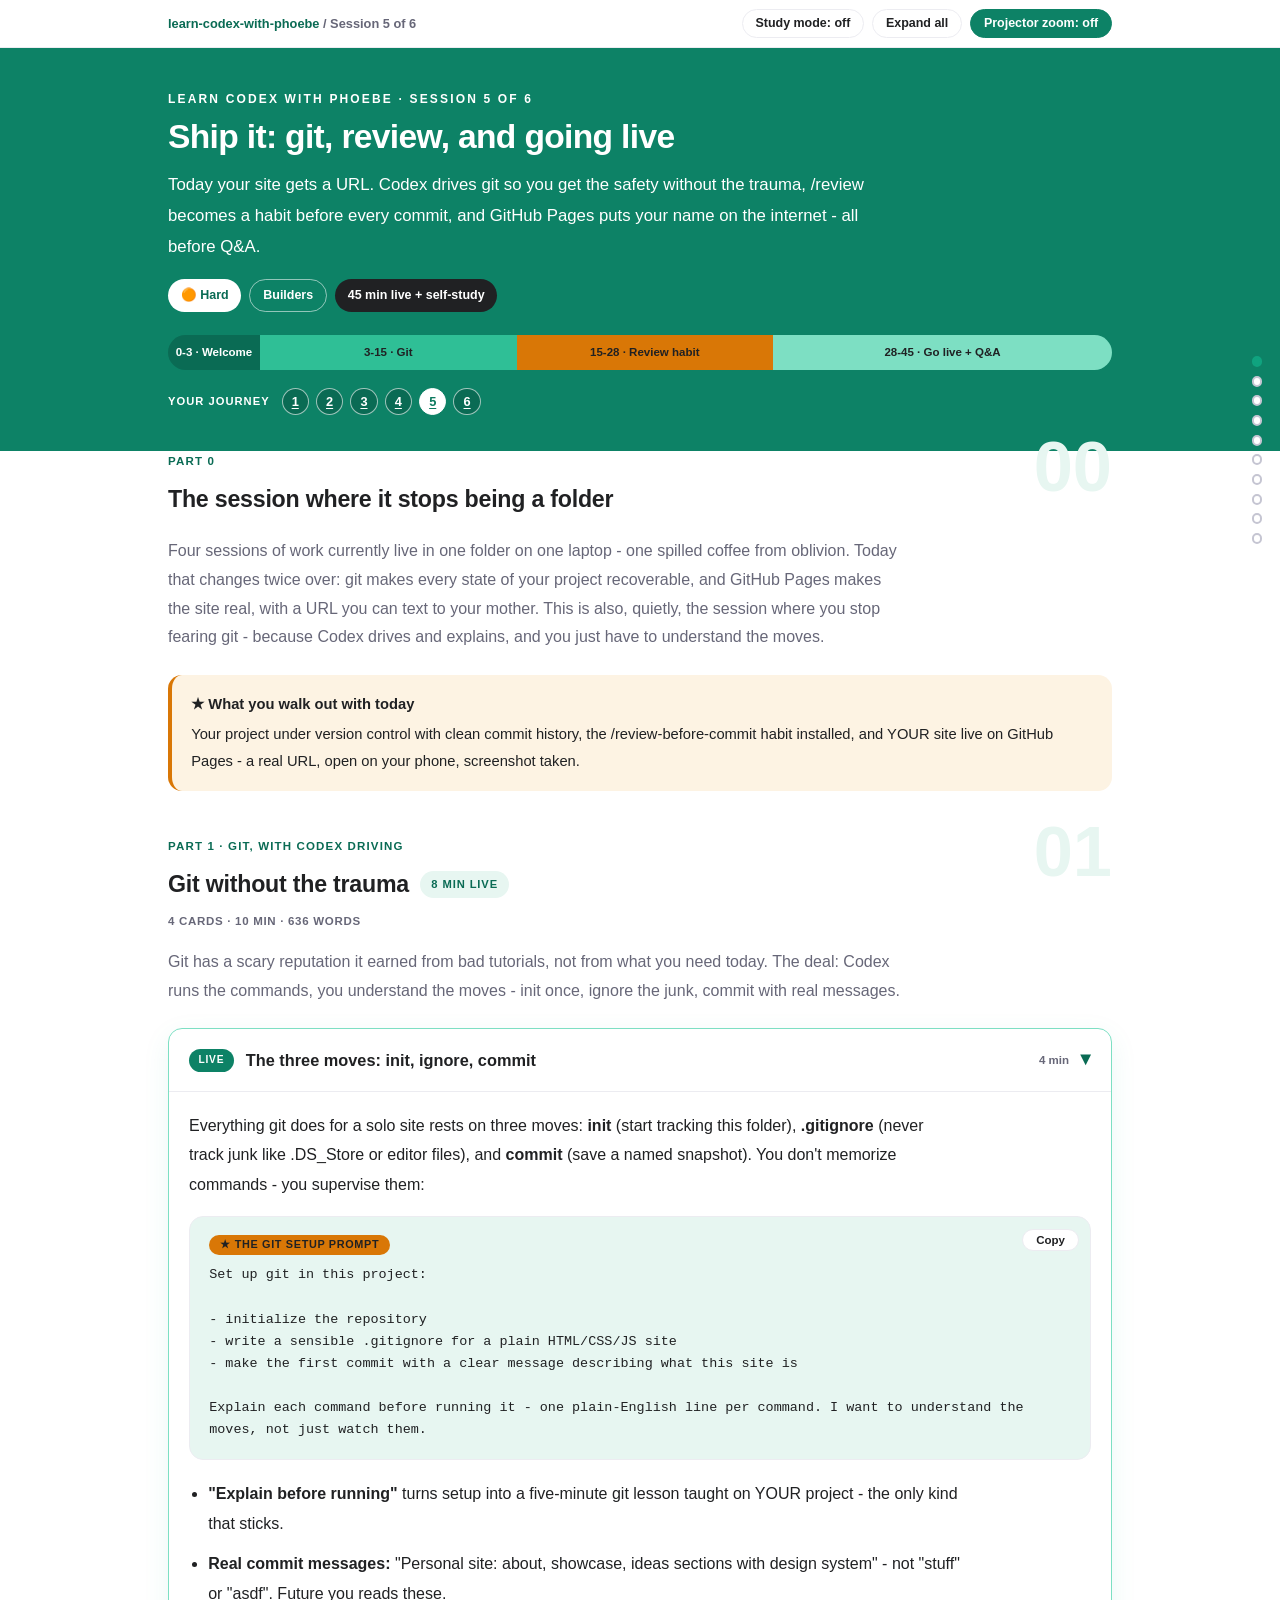
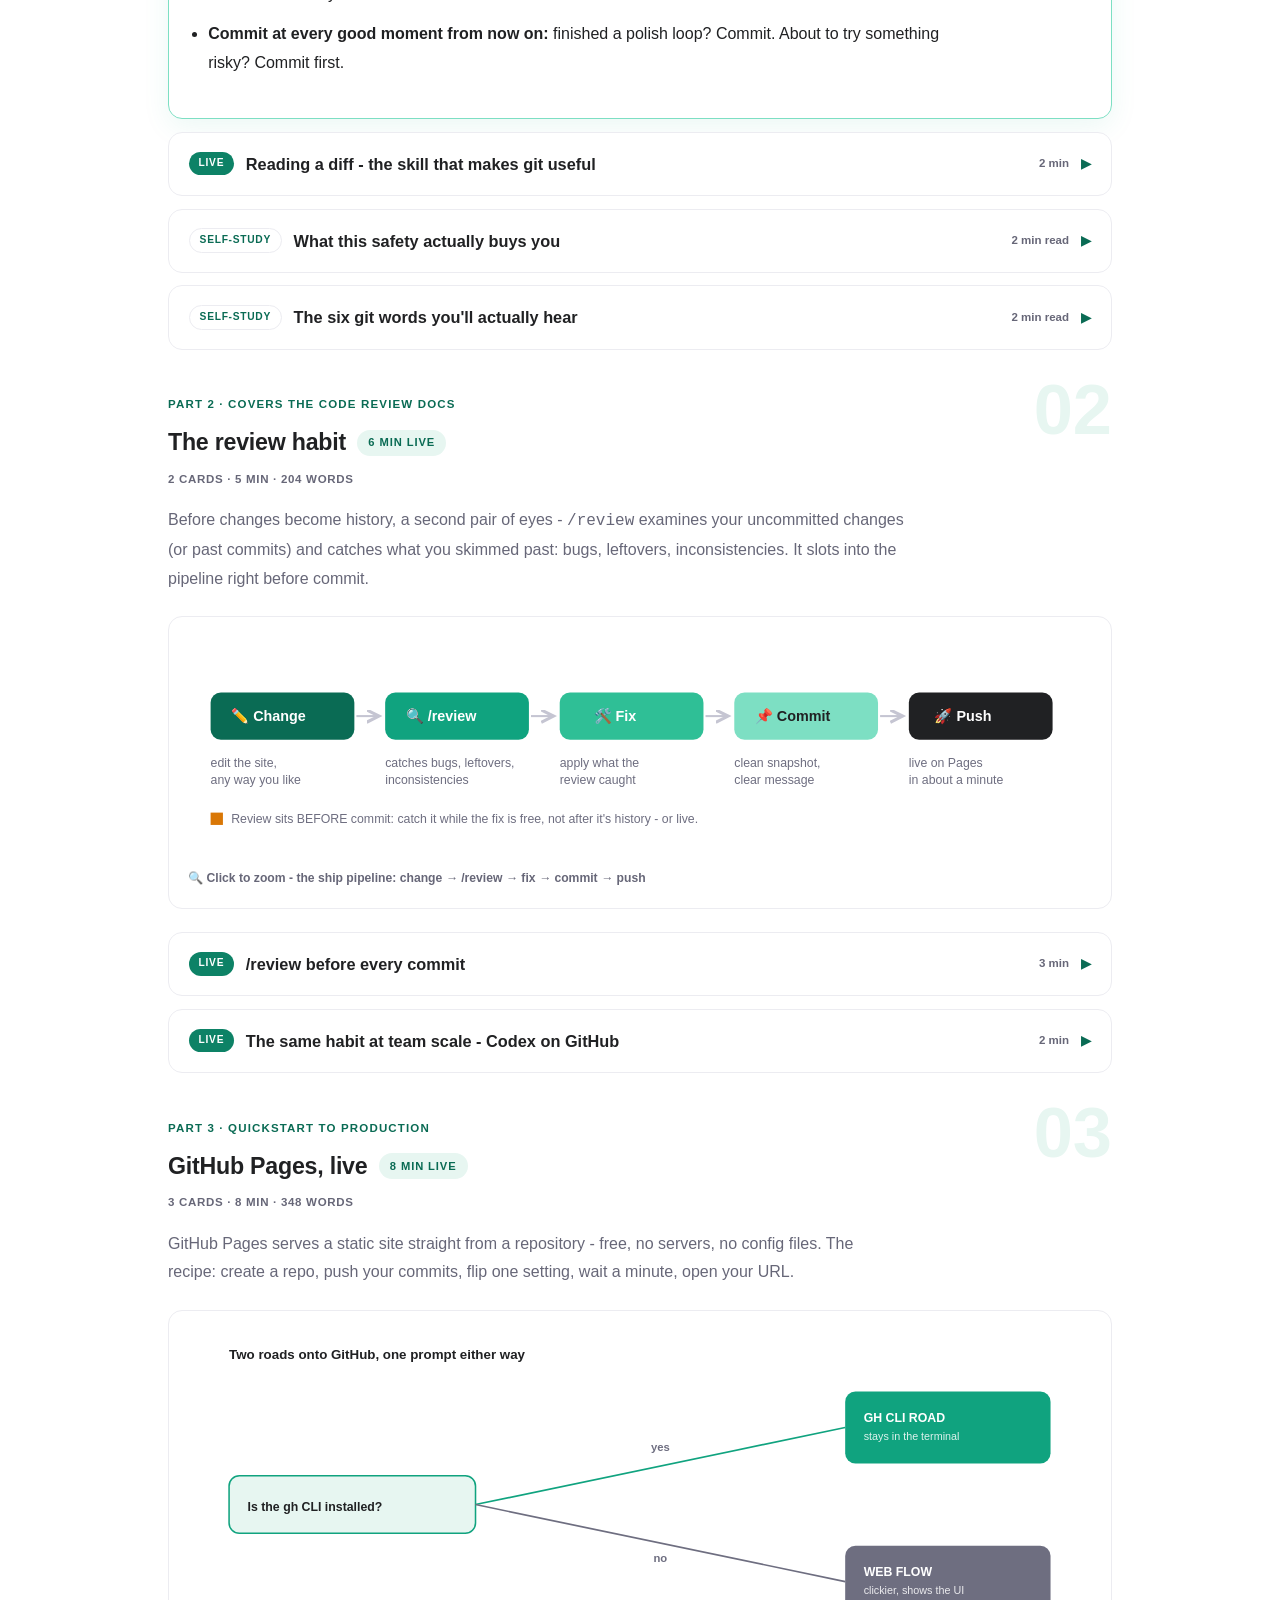
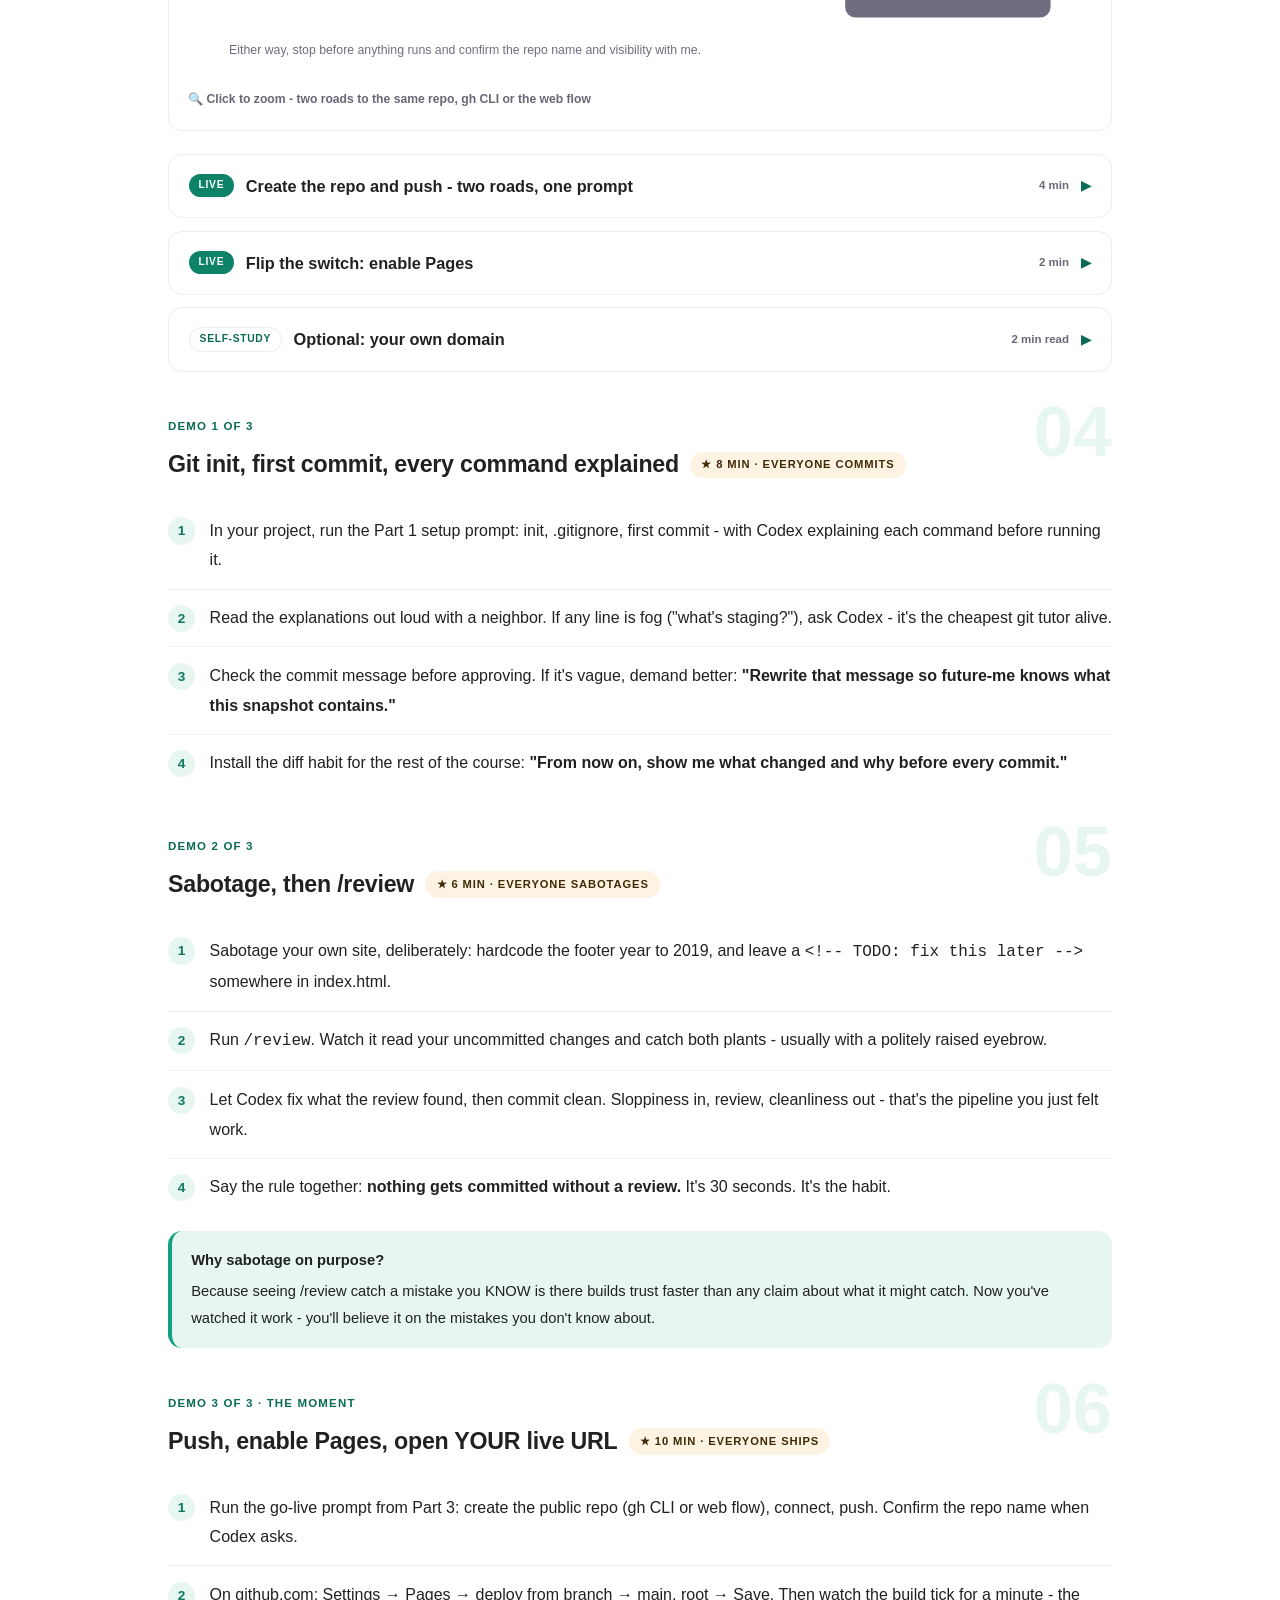
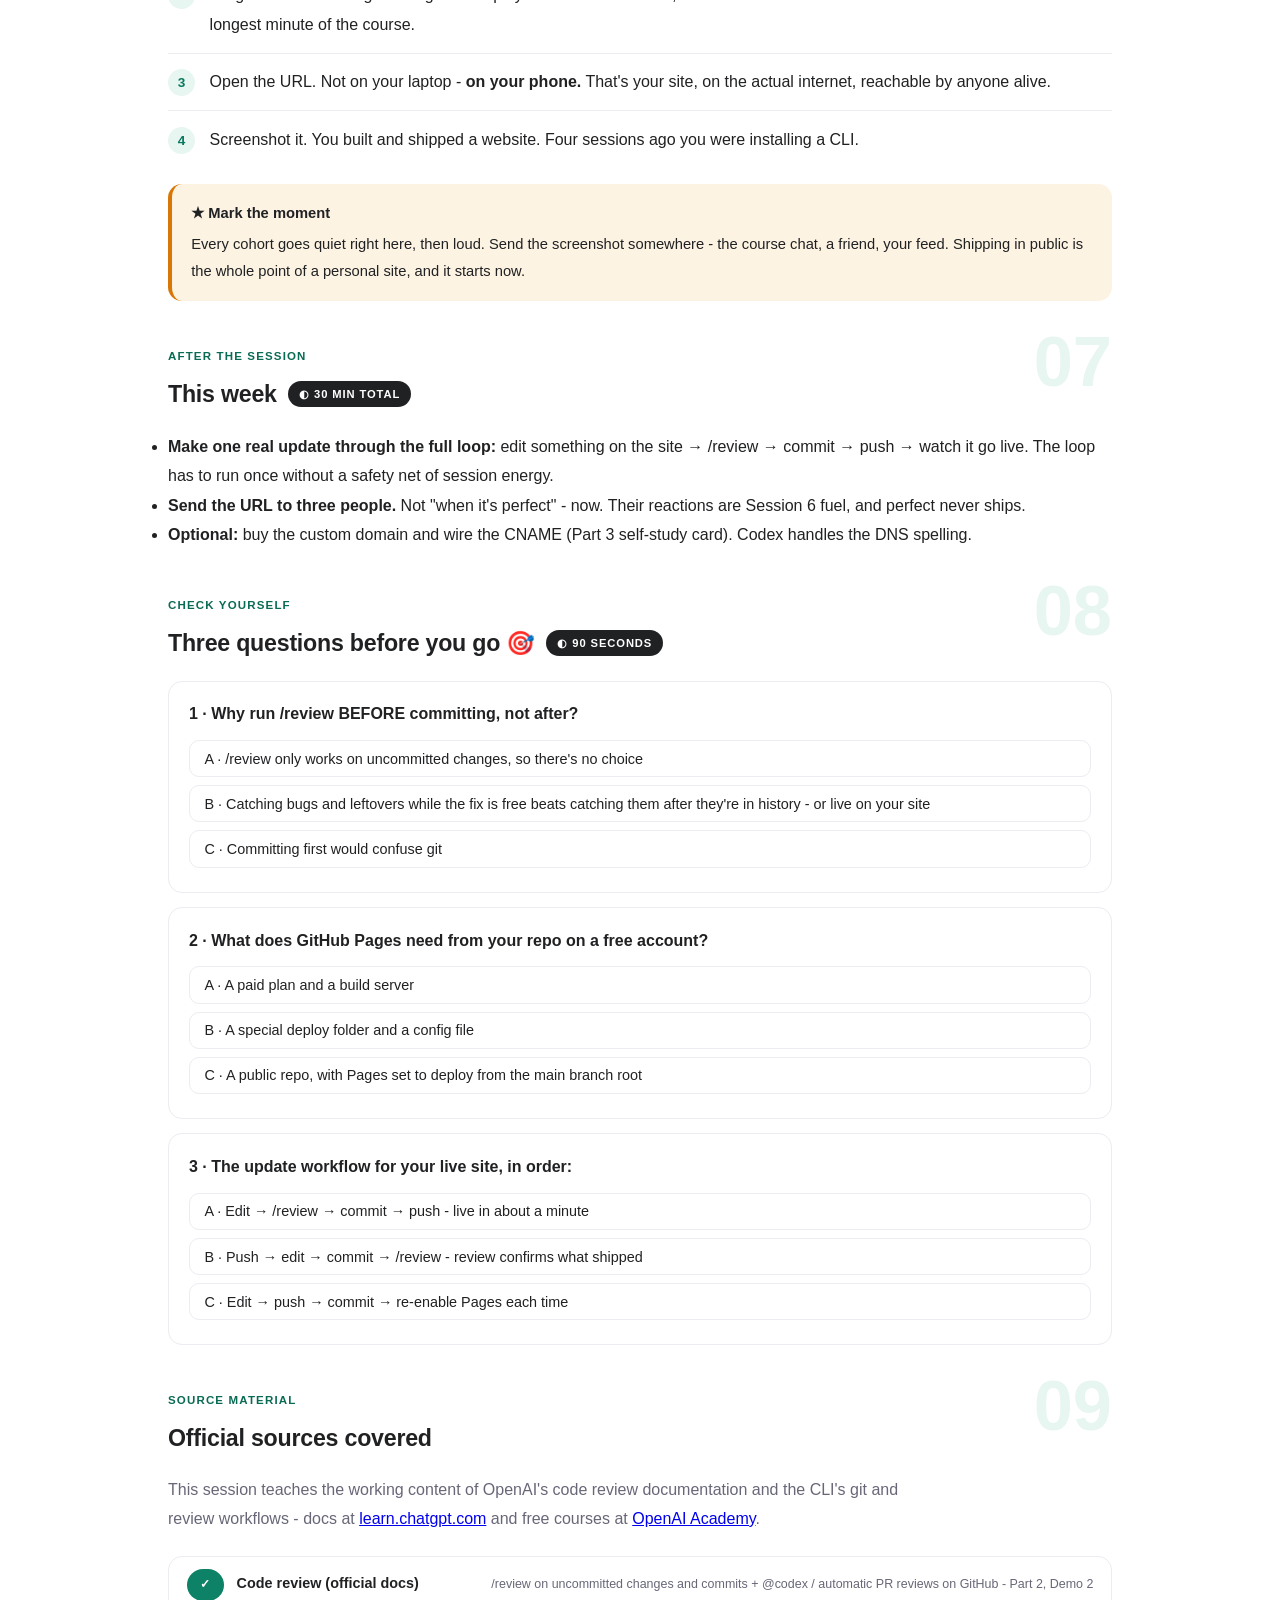
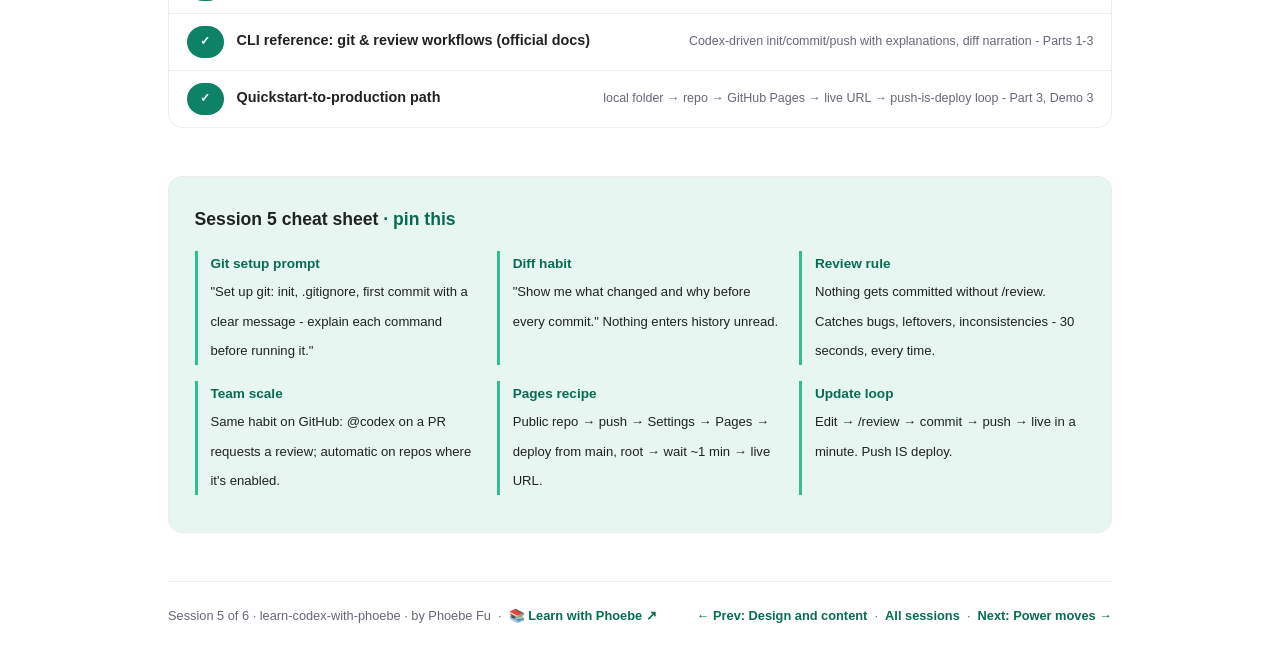
<file: courses/05-ship-it.html>
<!DOCTYPE html>
<html lang="en">
<head>
<meta charset="UTF-8">
<meta name="viewport" content="width=device-width, initial-scale=1.0">
<!-- social:start -->
<meta name="description" content="Four sessions of work currently live in one folder on one laptop - one spilled coffee from oblivion. Today that changes twice over: git makes every state of your project recoverable, and...">
<meta property="og:type" content="article">
<meta property="og:site_name" content="Learn with Phoebe">
<meta property="og:title" content="Ship it: git, review, and going live - learn codex with phoebe">
<meta property="og:description" content="Four sessions of work currently live in one folder on one laptop - one spilled coffee from oblivion. Today that changes twice over: git makes every state of your project recoverable, and...">
<meta property="og:url" content="https://phoebefu6.github.io/learn-codex-with-phoebe/courses/05-ship-it.html">
<meta property="og:image" content="https://phoebefu6.github.io/learn-codex-with-phoebe/assets/og-cover.png">
<meta property="og:image:width" content="1200">
<meta property="og:image:height" content="630">
<meta name="twitter:card" content="summary_large_image">
<meta name="twitter:title" content="Ship it: git, review, and going live - learn codex with phoebe">
<meta name="twitter:description" content="Four sessions of work currently live in one folder on one laptop - one spilled coffee from oblivion. Today that changes twice over: git makes every state of your project recoverable, and...">
<meta name="twitter:image" content="https://phoebefu6.github.io/learn-codex-with-phoebe/assets/og-cover.png">
<!-- social:end -->
<title>Session 5 · Ship it: git, review, and going live - learn codex with phoebe</title>
<link rel="stylesheet" href="../assets/style.css?v=45">
</head>
<body>

<div class="toolbar">
  <div class="wrap">
    <span class="crumb"><a href="../index.html">learn-codex-with-phoebe</a> / Session 5 of 6</span>
    <button class="btn" id="toggle-all" type="button">Expand all</button>
    <button class="btn primary" id="zoom-toggle" type="button">Projector zoom: off</button>
  </div>
</div>

<header class="masthead">
  <div class="wrap">
    <div class="eyebrow">Learn Codex with Phoebe · Session 5 of 6</div>
    <h1>Ship it: <span class="accent">git, review, and going live</span></h1>
    <p class="sub">Today your site gets a URL. Codex drives git so you get the safety without the trauma, /review becomes a habit before every commit, and GitHub Pages puts your name on the internet - all before Q&amp;A.</p>
    <div class="chip-row">
      <span class="chip level">🟠 Hard</span>
      <span class="chip audience">Builders</span>
      <span class="chip time">45 min live + self-study</span>
    </div>
    <div class="agenda">
      <span class="a1" style="flex:1">0-3 · Welcome</span>
      <span class="a2" style="flex:3">3-15 · Git</span>
      <span class="a3" style="flex:3">15-28 · Review habit</span>
      <span class="a4" style="flex:4">28-45 · Go live + Q&amp;A</span>
    </div>
  </div>
</header>

<main class="wrap">

  <!-- ============ INTRO ============ -->
  <section class="section" id="intro">
    <div class="section-kicker">
      <span class="klabel">Part 0</span>
      <h2>The session where it stops being a folder</h2>
    </div>
    <p class="lede">Four sessions of work currently live in one folder on one laptop - one spilled coffee from oblivion. Today that changes twice over: git makes every state of your project recoverable, and GitHub Pages makes the site real, with a URL you can text to your mother. This is also, quietly, the session where you stop fearing git - because Codex drives and explains, and you just have to understand the moves.</p>
    <div class="callout win">
      <strong>★ What you walk out with today</strong>
      Your project under version control with clean commit history, the /review-before-commit habit installed, and YOUR site live on GitHub Pages - a real URL, open on your phone, screenshot taken.
    </div>
  </section>

  <!-- ============ PART 1: GIT ============ -->
  <section class="section" id="git">
    <div class="section-kicker">
      <span class="klabel">Part 1 · git, with Codex driving</span>
      <h2>Git without the trauma <span class="tag concept">8 min live</span></h2>
    </div>
    <p class="lede">Git has a scary reputation it earned from bad tutorials, not from what you need today. The deal: Codex runs the commands, you understand the moves - init once, ignore the junk, commit with real messages.</p>

    <details class="card" open>
      <summary><span class="mode live">Live</span>The three moves: init, ignore, commit<span class="mini">4 min</span><span class="caret">▶</span></summary>
      <div class="body">
        <p>Everything git does for a solo site rests on three moves: <strong>init</strong> (start tracking this folder), <strong>.gitignore</strong> (never track junk like .DS_Store or editor files), and <strong>commit</strong> (save a named snapshot). You don't memorize commands - you supervise them:</p>
        <div class="prompt-box good"><span class="label">★ The git setup prompt</span>Set up git in this project:

- initialize the repository
- write a sensible .gitignore for a plain HTML/CSS/JS site
- make the first commit with a clear message describing what this site is

Explain each command before running it - one plain-English line per command. I want to understand the moves, not just watch them.</div>
        <ul>
          <li><strong>"Explain before running"</strong> turns setup into a five-minute git lesson taught on YOUR project - the only kind that sticks.</li>
          <li><strong>Real commit messages:</strong> "Personal site: about, showcase, ideas sections with design system" - not "stuff" or "asdf". Future you reads these.</li>
          <li><strong>Commit at every good moment from now on:</strong> finished a polish loop? Commit. About to try something risky? Commit first.</li>
        </ul>
      </div>
    </details>

    <details class="card">
      <summary><span class="mode live">Live</span>Reading a diff - the skill that makes git useful<span class="mini">2 min</span><span class="caret">▶</span></summary>
      <div class="body">
        <p>A diff is just "what changed since the last snapshot" - lines added, lines removed. You never need to decode raw diff output, because Codex narrates it:</p>
        <div class="prompt-box good"><span class="label">★ The pre-commit habit</span>Show me what changed and why before every commit in this project - a short plain-English summary per file, then wait for my go-ahead.</div>
        <p>This one sentence makes you the editor of your own history. Nothing enters a commit that you didn't read a summary of - which is exactly the discipline that matters when the stakes grow beyond a personal site.</p>
      </div>
    </details>

    <details class="card">
      <summary><span class="mode self">Self-study</span>What this safety actually buys you<span class="mini">2 min read</span><span class="caret">▶</span></summary>
      <div class="body">
        <ul>
          <li><strong>Every committed state is recoverable.</strong> A bad edit, a Codex change you hate, a deleted file - "restore the header to how it was two commits ago" and it's back. Experimentation becomes free.</li>
          <li><strong>History is documentation.</strong> Six months from now, "when did I change the accent color and why?" has an answer.</li>
          <li><strong>Git is the bridge to shipping.</strong> GitHub Pages (Part 3) serves your site straight from this history - commits aren't just backups, they're deployments-in-waiting.</li>
          <li><strong>The mental model in one line:</strong> git is a save button that never overwrites - every save is kept, named, and restorable.</li>
        </ul>
      </div>
    </details>
    <details class="card">
      <summary><span class="mode self">Self-study</span>The six git words you'll actually hear<span class="mini">2 min read</span><span class="caret">▶</span></summary>
      <div class="body">
        
<figure class="zoomable">
  <svg viewBox="0 0 880 320" xmlns="http://www.w3.org/2000/svg" role="img" aria-label="Two stacked bars showing what a git repo adds to a plain project folder. The lower bar is files on a laptop with no history and no recovery. The upper bar is the git repo, which adds four capabilities shown as chips above it: commit as a named snapshot, diff to see what changed, remote as a copy on GitHub, and branch as a parallel line of history. Together they turn saves into real history you can restore.">
    <style>
      .p5aT { font: 700 13px Inter, sans-serif; fill: #202123; }
      .p5aB { font: 700 13px Inter, sans-serif; fill: #FFFFFF; }
      .p5aS { font: 400 11.5px Inter, sans-serif; fill: rgba(255,255,255,.84); }
      .p5aC { font: 700 11px Inter, sans-serif; fill: #0A6B54; }
      .p5aE { font: 700 11.5px Inter, sans-serif; fill: #202123; }
      .p5aN { font: 400 12px Inter, sans-serif; fill: #6E6E80; }
    </style>
    <rect x="0" y="0" width="880" height="320" fill="#FFFFFF"/>
    <text class="p5aT" x="40" y="28">What git adds to a folder that used to have zero history</text>

    <rect x="40" y="56" width="150" height="30" rx="8" fill="#E7F6F1"/>
    <text class="p5aC" x="115" y="76" text-anchor="middle">commit: a snapshot</text>
    <rect x="210" y="56" width="150" height="30" rx="8" fill="#E7F6F1"/>
    <text class="p5aC" x="285" y="76" text-anchor="middle">diff: sees what changed</text>
    <rect x="380" y="56" width="150" height="30" rx="8" fill="#E7F6F1"/>
    <text class="p5aC" x="455" y="76" text-anchor="middle">remote: copy on GitHub</text>
    <rect x="550" y="56" width="150" height="30" rx="8" fill="#E7F6F1"/>
    <text class="p5aC" x="625" y="76" text-anchor="middle">branch: parallel line</text>

    <rect x="40" y="104" width="660" height="56" rx="10" fill="#10A37F"/>
    <text class="p5aB" x="60" y="128">GIT REPO</text>
    <text class="p5aS" x="60" y="147">commit, diff, remote, and branch turn saves into real history</text>

    <rect x="40" y="196" width="660" height="56" rx="10" fill="#6E6E80"/>
    <text class="p5aB" x="60" y="220">PROJECT FOLDER</text>
    <text class="p5aS" x="60" y="239">just files on a laptop - one spilled coffee from oblivion</text>

    <path d="M716,104 h14 v148 h-14" fill="none" stroke="#202123" stroke-width="1.6"/>
    <text class="p5aE" x="740" y="174">= recoverable</text>
    <text class="p5aE" x="740" y="190">at every step</text>

    <text class="p5aN" x="40" y="282">Every committed state is recoverable - a bad edit, a deleted file, all restorable.</text>
    <text class="p5aN" x="40" y="302">Git is a save button that never overwrites: every save is kept, named, and restorable.</text>
  </svg>
  <figcaption>🔍 Click to zoom - git turns a folder into history you can always restore</figcaption>
</figure>
<table class="clean">
          <thead><tr><th>Word</th><th>Plain English</th><th>You'll meet it when</th></tr></thead>
          <tbody>
            <tr><td>repo</td><td>A folder git is tracking - your project plus its whole history</td><td>Everywhere, constantly</td></tr>
            <tr><td>commit</td><td>A named snapshot of the project at one moment</td><td>Every save point you make today</td></tr>
            <tr><td>diff</td><td>What changed between two snapshots - lines added, lines removed</td><td>The pre-commit summary Codex narrates</td></tr>
            <tr><td>remote</td><td>A copy of the repo living elsewhere - for you, on GitHub</td><td>Part 3, when your laptop stops being the only copy</td></tr>
            <tr><td>push</td><td>Send your new commits to the remote</td><td>The moment your site updates, live</td></tr>
            <tr><td>branch</td><td>A parallel line of history for trying things - yours is called main</td><td>Pages deploys from it; teams live in them</td></tr>
          </tbody>
        </table>
        <p>That's the whole vocabulary a solo site needs. When any other git word appears, ask Codex "explain that like I'm new to git" - it always lands.</p>
      </div>
    </details>
  </section>

  <!-- ============ PART 2: REVIEW ============ -->
  <section class="section" id="review-habit">
    <div class="section-kicker">
      <span class="klabel">Part 2 · covers the code review docs</span>
      <h2>The review habit <span class="tag concept">6 min live</span></h2>
    </div>
    <p class="lede">Before changes become history, a second pair of eyes - <code>/review</code> examines your uncommitted changes (or past commits) and catches what you skimmed past: bugs, leftovers, inconsistencies. It slots into the pipeline right before commit.</p>

    <figure class="zoomable">
      <svg viewBox="0 0 880 215" xmlns="http://www.w3.org/2000/svg" role="img" aria-label="The ship pipeline: change, review, fix, commit, push - review sits before commit">
        <style>
          .spT { font: 700 14px Inter, sans-serif; fill: #FFFFFF; }
          .spK { font: 700 14px Inter, sans-serif; fill: #202123; }
          .spX { font: 400 12px Inter, sans-serif; fill: #6E6E80; }
          .spA { stroke: #C5C5D2; stroke-width: 2; fill: none; marker-end: url(#spAh); }
        </style>
        <defs>
          <marker id="spAh" markerWidth="8" markerHeight="8" refX="6" refY="3" orient="auto">
            <path d="M0,0 L6,3 L0,6" fill="none" stroke="#C5C5D2" stroke-width="1.5"/>
          </marker>
        </defs>
        <rect x="22" y="55" width="140" height="46" rx="10" fill="#0A6B54"/>
        <text class="spT" x="42" y="83">✏️ Change</text>
        <rect x="192" y="55" width="140" height="46" rx="10" fill="#10A37F"/>
        <text class="spT" x="212" y="83">🔍 /review</text>
        <rect x="362" y="55" width="140" height="46" rx="10" fill="#2FBF96"/>
        <text class="spT" x="395" y="83">🛠️ Fix</text>
        <rect x="532" y="55" width="140" height="46" rx="10" fill="#7DDFC3"/>
        <text class="spK" x="552" y="83">📌 Commit</text>
        <rect x="702" y="55" width="140" height="46" rx="10" fill="#202123"/>
        <text class="spT" x="727" y="83">🚀 Push</text>
        <line class="spA" x1="164" y1="78" x2="186" y2="78"/>
        <line class="spA" x1="334" y1="78" x2="356" y2="78"/>
        <line class="spA" x1="504" y1="78" x2="526" y2="78"/>
        <line class="spA" x1="674" y1="78" x2="696" y2="78"/>
        <text class="spX" x="22" y="128">edit the site,</text>
        <text class="spX" x="22" y="144">any way you like</text>
        <text class="spX" x="192" y="128">catches bugs, leftovers,</text>
        <text class="spX" x="192" y="144">inconsistencies</text>
        <text class="spX" x="362" y="128">apply what the</text>
        <text class="spX" x="362" y="144">review caught</text>
        <text class="spX" x="532" y="128">clean snapshot,</text>
        <text class="spX" x="532" y="144">clear message</text>
        <text class="spX" x="702" y="128">live on Pages</text>
        <text class="spX" x="702" y="144">in about a minute</text>
        <rect x="22" y="172" width="12" height="12" fill="#D97706"/>
        <text class="spX" x="42" y="182">Review sits BEFORE commit: catch it while the fix is free, not after it's history - or live.</text>
      </svg>
      <figcaption>🔍 Click to zoom - the ship pipeline: change → /review → fix → commit → push</figcaption>
    </figure>

    <details class="card">
      <summary><span class="mode live">Live</span>/review before every commit<span class="mini">3 min</span><span class="caret">▶</span></summary>
      <div class="body">
        <p>Run <code>/review</code> with uncommitted changes in the folder and Codex reviews them like a colleague would: reading the diff with fresh eyes, against the whole project. What it reliably catches on a site like yours:</p>
        <ul>
          <li><strong>Bugs:</strong> a link pointing at a file you renamed, a script referencing an id you deleted.</li>
          <li><strong>Leftovers:</strong> the TODO you meant to resolve, the commented-out block, a console.log from debugging.</li>
          <li><strong>Inconsistencies:</strong> a hardcoded color that dodges your design system, a footer year that says last year.</li>
        </ul>
        <p>It can also review past commits - handy for "did anything sloppy slip into yesterday's work?"</p>
      </div>
    </details>

    <details class="card">
      <summary><span class="mode live">Live</span>The same habit at team scale - Codex on GitHub<span class="mini">2 min</span><span class="caret">▶</span></summary>
      <div class="body">
        <p>The habit you're building solo is the exact one teams run on GitHub: Codex reviews pull requests there too - mention <code>@codex</code> on a PR to request a review, or it reviews automatically on repos where that's enabled. Same reviewer, same catches, at the scale where a missed leftover costs real money.</p>
        <div class="callout tip">
          <strong>Honesty card</strong>
          For a solo static site, /review is training wheels - most of what it catches here, you'd survive. That's exactly why now is the time to build the habit: it costs 30 seconds today and pays enormously the day you touch a real codebase, where review-before-commit is the difference between professionals and cowboys.
        </div>
      </div>
    </details>
  </section>

  <!-- ============ PART 3: GO LIVE ============ -->
  <section class="section" id="go-live">
    <div class="section-kicker">
      <span class="klabel">Part 3 · quickstart to production</span>
      <h2>GitHub Pages, live <span class="tag concept">8 min live</span></h2>
    </div>
    <p class="lede">GitHub Pages serves a static site straight from a repository - free, no servers, no config files. The recipe: create a repo, push your commits, flip one setting, wait a minute, open your URL.</p>
<figure class="zoomable">
  <svg viewBox="0 0 880 340" xmlns="http://www.w3.org/2000/svg" role="img" aria-label="A decision tree for putting the site on GitHub: if the gh CLI is installed, three commands run in the terminal; if not, a web flow on github.com creates the repo and gives the connect and push commands - both roads end in the same place.">
    <style>
      .p5bT { font: 700 13px Inter, sans-serif; fill: #202123; }
      .p5bQ { font: 700 12px Inter, sans-serif; fill: #202123; }
      .p5bO { font: 700 12px Inter, sans-serif; fill: #FFFFFF; }
      .p5bS { font: 400 10.5px Inter, sans-serif; fill: rgba(255,255,255,.86); }
      .p5bE { font: 700 11px Inter, sans-serif; fill: #6E6E80; }
      .p5bN { font: 400 12px Inter, sans-serif; fill: #6E6E80; }
    </style>
    <rect x="0" y="0" width="880" height="340" fill="#FFFFFF"/>
    <text class="p5bT" x="40" y="28">Two roads onto GitHub, one prompt either way</text>

    <rect x="40" y="142" width="240" height="56" rx="10" fill="#E7F6F1" stroke="#10A37F" stroke-width="1.5"/>
    <text class="p5bQ" x="58" y="176">Is the gh CLI installed?</text>

    <rect x="640" y="60" width="200" height="70" rx="10" fill="#10A37F"/>
    <text class="p5bO" x="658" y="90">GH CLI ROAD</text>
    <text class="p5bS" x="658" y="107">stays in the terminal</text>

    <rect x="640" y="210" width="200" height="70" rx="10" fill="#6E6E80"/>
    <text class="p5bO" x="658" y="240">WEB FLOW</text>
    <text class="p5bS" x="658" y="257">clickier, shows the UI</text>

    <path d="M280,170 L640,95" fill="none" stroke="#10A37F" stroke-width="1.6"/>
    <text class="p5bE" x="460" y="118" text-anchor="middle">yes</text>

    <path d="M280,170 L640,245" fill="none" stroke="#6E6E80" stroke-width="1.6"/>
    <text class="p5bE" x="460" y="226" text-anchor="middle">no</text>

    <text class="p5bN" x="40" y="316">Either way, stop before anything runs and confirm the repo name and visibility with me.</text>
  </svg>
  <figcaption>🔍 Click to zoom - two roads to the same repo, gh CLI or the web flow</figcaption>
</figure>


    <details class="card">
      <summary><span class="mode live">Live</span>Create the repo and push - two roads, one prompt<span class="mini">4 min</span><span class="caret">▶</span></summary>
      <div class="body">
        <div class="prompt-box good"><span class="label">★ The go-live prompt</span>Put this site on GitHub:

- if the gh CLI is installed, use it: create a public repo called my-site under my account, set it as the remote, and push - explaining each command first
- if gh isn't available, walk me through the web flow instead: creating the repo on github.com, then give me the exact commands to connect this folder to it and push

Either way, stop before anything runs and confirm the repo name and visibility with me.</div>
        <ul>
          <li><strong>Public repo:</strong> GitHub Pages on a free account needs the repository to be public - fine, it's a website; public is the point.</li>
          <li><strong>The gh CLI road</strong> is three commands and stays in the terminal; <strong>the web road</strong> is clickier but shows you what a repo looks like from GitHub's side. Both end in the same place.</li>
        </ul>
      </div>
    </details>

    <details class="card">
      <summary><span class="mode live">Live</span>Flip the switch: enable Pages<span class="mini">2 min</span><span class="caret">▶</span></summary>
      <div class="body">
        <p>On github.com, in your repo: <strong>Settings → Pages → Source: deploy from branch → main, root folder ( / ) → Save.</strong> GitHub builds for about a minute, then your site is at <code>https://YOURNAME.github.io/my-site/</code>.</p>
        <ul>
          <li><strong>Not up yet?</strong> Give it 60-90 seconds and hard-refresh. The Pages settings panel shows the live URL and build status.</li>
          <li><strong>The update workflow forever after:</strong> edit → /review → commit → push → live in about a minute. No redeploy button, no upload step - push IS deploy.</li>
        </ul>
        <div class="callout example">
          <span class="ex-pill">Real world</span>
          <p>The push-is-deploy loop changes behavior: learners who shipped on Pages kept improving their sites for months, because the distance from "I should fix that typo" to "it's fixed, live" is under two minutes. Friction is what kills side projects - this workflow has almost none.</p>
        </div>
      </div>
    </details>

    <details class="card">
      <summary><span class="mode self">Self-study</span>Optional: your own domain<span class="mini">2 min read</span><span class="caret">▶</span></summary>
      <div class="body">
        <ul>
          <li><strong>yourname.com instead of yourname.github.io</strong> costs about $10-15/year: buy the domain at any registrar, add a CNAME record pointing to <code>YOURNAME.github.io</code>, then enter the domain in the repo's Pages settings and tick "Enforce HTTPS".</li>
          <li><strong>Codex can walk you through it:</strong> "I bought yourname.com at [registrar] - give me the exact DNS records and Pages settings for this repo."</li>
          <li><strong>No rush:</strong> the github.io URL is perfectly presentable, and the domain can be added any time without touching the site itself.</li>
        </ul>
      </div>
    </details>
  </section>

  <!-- ============ DEMO 1 ============ -->
  <section class="section" id="demo-1">
    <div class="section-kicker">
      <span class="klabel">Demo 1 of 3</span>
      <h2>Git init, first commit, every command explained <span class="tag demo">★ 8 min · everyone commits</span></h2>
    </div>
    <div class="steps">
      <div class="step"><p>In your project, run the Part 1 setup prompt: init, .gitignore, first commit - with Codex explaining each command before running it.</p></div>
      <div class="step"><p>Read the explanations out loud with a neighbor. If any line is fog ("what's staging?"), ask Codex - it's the cheapest git tutor alive.</p></div>
      <div class="step"><p>Check the commit message before approving. If it's vague, demand better: <strong>"Rewrite that message so future-me knows what this snapshot contains."</strong></p></div>
      <div class="step"><p>Install the diff habit for the rest of the course: <strong>"From now on, show me what changed and why before every commit."</strong></p></div>
    </div>
  </section>

  <!-- ============ DEMO 2 ============ -->
  <section class="section" id="demo-2">
    <div class="section-kicker">
      <span class="klabel">Demo 2 of 3</span>
      <h2>Sabotage, then /review <span class="tag demo">★ 6 min · everyone sabotages</span></h2>
    </div>
    <div class="steps">
      <div class="step"><p>Sabotage your own site, deliberately: hardcode the footer year to 2019, and leave a <code>&lt;!-- TODO: fix this later --&gt;</code> somewhere in index.html.</p></div>
      <div class="step"><p>Run <code>/review</code>. Watch it read your uncommitted changes and catch both plants - usually with a politely raised eyebrow.</p></div>
      <div class="step"><p>Let Codex fix what the review found, then commit clean. Sloppiness in, review, cleanliness out - that's the pipeline you just felt work.</p></div>
      <div class="step"><p>Say the rule together: <strong>nothing gets committed without a review.</strong> It's 30 seconds. It's the habit.</p></div>
    </div>
    <div class="callout tip">
      <strong>Why sabotage on purpose?</strong>
      Because seeing /review catch a mistake you KNOW is there builds trust faster than any claim about what it might catch. Now you've watched it work - you'll believe it on the mistakes you don't know about.
    </div>
  </section>

  <!-- ============ DEMO 3 ============ -->
  <section class="section" id="demo-3">
    <div class="section-kicker">
      <span class="klabel">Demo 3 of 3 · the moment</span>
      <h2>Push, enable Pages, open YOUR live URL <span class="tag demo">★ 10 min · everyone ships</span></h2>
    </div>
    <div class="steps">
      <div class="step"><p>Run the go-live prompt from Part 3: create the public repo (gh CLI or web flow), connect, push. Confirm the repo name when Codex asks.</p></div>
      <div class="step"><p>On github.com: Settings → Pages → deploy from branch → main, root → Save. Then watch the build tick for a minute - the longest minute of the course.</p></div>
      <div class="step"><p>Open the URL. Not on your laptop - <strong>on your phone.</strong> That's your site, on the actual internet, reachable by anyone alive.</p></div>
      <div class="step"><p>Screenshot it. You built and shipped a website. Four sessions ago you were installing a CLI.</p></div>
    </div>
    <div class="callout win">
      <strong>★ Mark the moment</strong>
      Every cohort goes quiet right here, then loud. Send the screenshot somewhere - the course chat, a friend, your feed. Shipping in public is the whole point of a personal site, and it starts now.
    </div>
  </section>

  <!-- ============ HOMEWORK ============ -->
  <section class="section" id="exercise">
    <div class="section-kicker">
      <span class="klabel">After the session</span>
      <h2>This week <span class="tag exercise">◐ 30 min total</span></h2>
    </div>
    <ul>
      <li><strong>Make one real update through the full loop:</strong> edit something on the site → /review → commit → push → watch it go live. The loop has to run once without a safety net of session energy.</li>
      <li><strong>Send the URL to three people.</strong> Not "when it's perfect" - now. Their reactions are Session 6 fuel, and perfect never ships.</li>
      <li><strong>Optional:</strong> buy the custom domain and wire the CNAME (Part 3 self-study card). Codex handles the DNS spelling.</li>
    </ul>
  </section>

  <!-- ============ QUIZ ============ -->
  <section class="section" id="quiz">
    <div class="section-kicker">
      <span class="klabel">Check yourself</span>
      <h2>Three questions before you go 🎯 <span class="tag exercise">◐ 90 seconds</span></h2>
    </div>
    <div class="quiz-q" data-answer="1">
      <p class="qtext">1 · Why run /review BEFORE committing, not after?</p>
      <button class="qopt" type="button">A · /review only works on uncommitted changes, so there's no choice</button>
      <button class="qopt" type="button">B · Catching bugs and leftovers while the fix is free beats catching them after they're in history - or live on your site</button>
      <button class="qopt" type="button">C · Committing first would confuse git</button>
      <p class="qwhy">Review sits before commit in the pipeline by design - it CAN review past commits too, but the cheap moment to fix a mistake is before it becomes history. Push is deploy, so committed sloppiness goes live.</p>
    </div>
    <div class="quiz-q" data-answer="2">
      <p class="qtext">2 · What does GitHub Pages need from your repo on a free account?</p>
      <button class="qopt" type="button">A · A paid plan and a build server</button>
      <button class="qopt" type="button">B · A special deploy folder and a config file</button>
      <button class="qopt" type="button">C · A public repo, with Pages set to deploy from the main branch root</button>
      <p class="qwhy">Public repo, Settings → Pages → deploy from branch → main, root ( / ). No servers, no config files - GitHub serves your committed files as-is.</p>
    </div>
    <div class="quiz-q" data-answer="0">
      <p class="qtext">3 · The update workflow for your live site, in order:</p>
      <button class="qopt" type="button">A · Edit → /review → commit → push - live in about a minute</button>
      <button class="qopt" type="button">B · Push → edit → commit → /review - review confirms what shipped</button>
      <button class="qopt" type="button">C · Edit → push → commit → re-enable Pages each time</button>
      <p class="qwhy">Push IS deploy - no upload step, no redeploy button. Which is exactly why the review sits before the commit: whatever you push is what the world sees.</p>
    </div>
    <p class="quiz-score"></p>
  </section>

  <!-- ============ OFFICIAL SOURCES ============ -->
  <section class="section" id="official">
    <div class="section-kicker">
      <span class="klabel">Source material</span>
      <h2>Official sources covered</h2>
    </div>
    <p class="lede">This session teaches the working content of OpenAI's code review documentation and the CLI's git and review workflows - docs at <a href="https://learn.chatgpt.com/docs">learn.chatgpt.com</a> and free courses at <a href="https://academy.openai.com">OpenAI Academy</a>.</p>
    <div class="covered">
      <div class="covered-row"><span class="status pill solid">✓</span><span class="name">Code review (official docs)</span><span class="note">/review on uncommitted changes and commits + @codex / automatic PR reviews on GitHub - Part 2, Demo 2</span></div>
      <div class="covered-row"><span class="status pill solid">✓</span><span class="name">CLI reference: git &amp; review workflows (official docs)</span><span class="note">Codex-driven init/commit/push with explanations, diff narration - Parts 1-3</span></div>
      <div class="covered-row"><span class="status pill solid">✓</span><span class="name">Quickstart-to-production path</span><span class="note">local folder → repo → GitHub Pages → live URL → push-is-deploy loop - Part 3, Demo 3</span></div>
    </div>
  </section>

  <!-- ============ CHEAT SHEET ============ -->
  <section class="cheat" id="cheatsheet">
    <h3>Session 5 cheat sheet <span>· pin this</span></h3>
    <div class="grid-2">
      <div class="cheat-item"><b>Git setup prompt</b><span>"Set up git: init, .gitignore, first commit with a clear message - explain each command before running it."</span></div>
      <div class="cheat-item"><b>Diff habit</b><span>"Show me what changed and why before every commit." Nothing enters history unread.</span></div>
      <div class="cheat-item"><b>Review rule</b><span>Nothing gets committed without /review. Catches bugs, leftovers, inconsistencies - 30 seconds, every time.</span></div>
      <div class="cheat-item"><b>Team scale</b><span>Same habit on GitHub: @codex on a PR requests a review; automatic on repos where it's enabled.</span></div>
      <div class="cheat-item"><b>Pages recipe</b><span>Public repo → push → Settings → Pages → deploy from main, root → wait ~1 min → live URL.</span></div>
      <div class="cheat-item"><b>Update loop</b><span>Edit → /review → commit → push → live in a minute. Push IS deploy.</span></div>
    </div>
  </section>

  <footer class="pagefoot">
    <span>Session 5 of 6 · learn-codex-with-phoebe · by Phoebe Fu &nbsp;·&nbsp; 📚 <a href="https://phoebefu6.github.io/learn-with-phoebe/">Learn with Phoebe ↗</a></span>
    <span><a href="04-design-and-content.html">← Prev: Design and content</a> &nbsp;·&nbsp; <a href="../index.html">All sessions</a> &nbsp;·&nbsp; <a href="06-power-moves.html">Next: Power moves →</a></span>
  </footer>

</main>

<script src="../assets/app.js?v=44"></script>
</body>
</html>
</file>
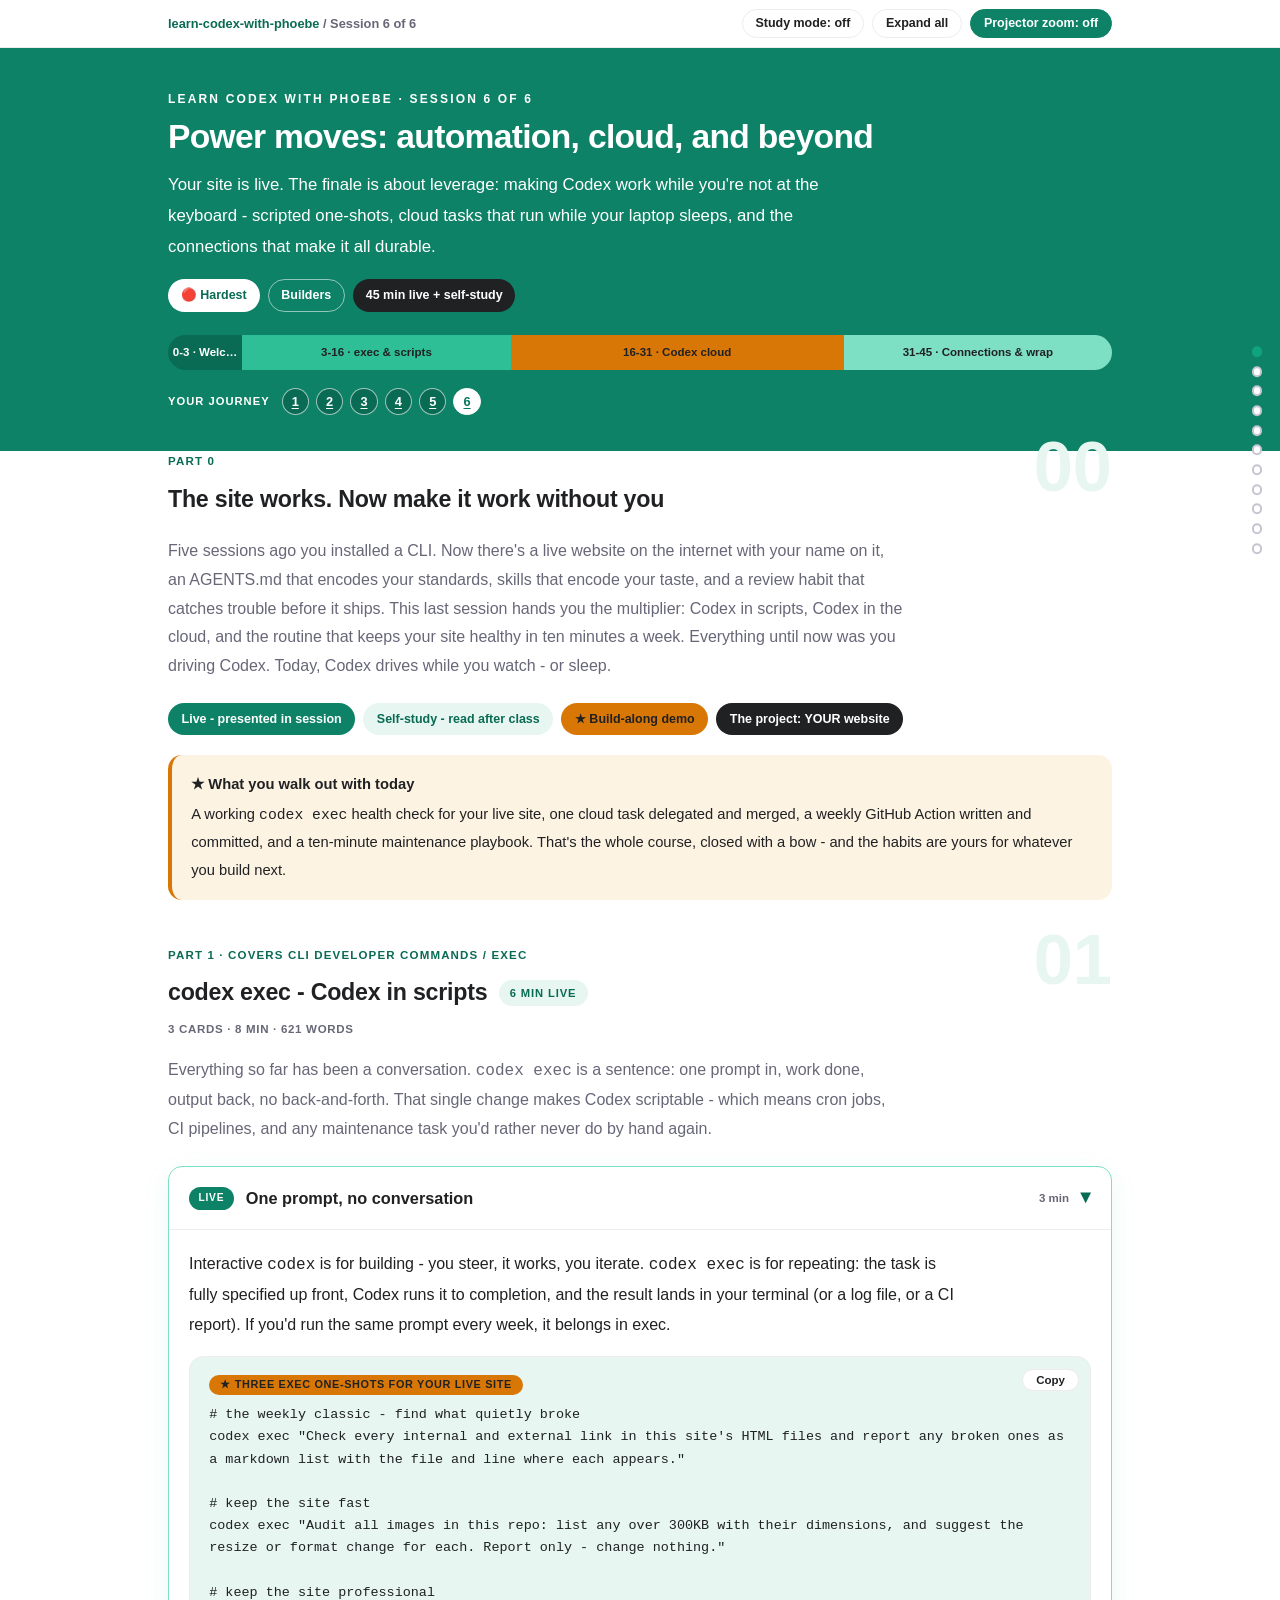
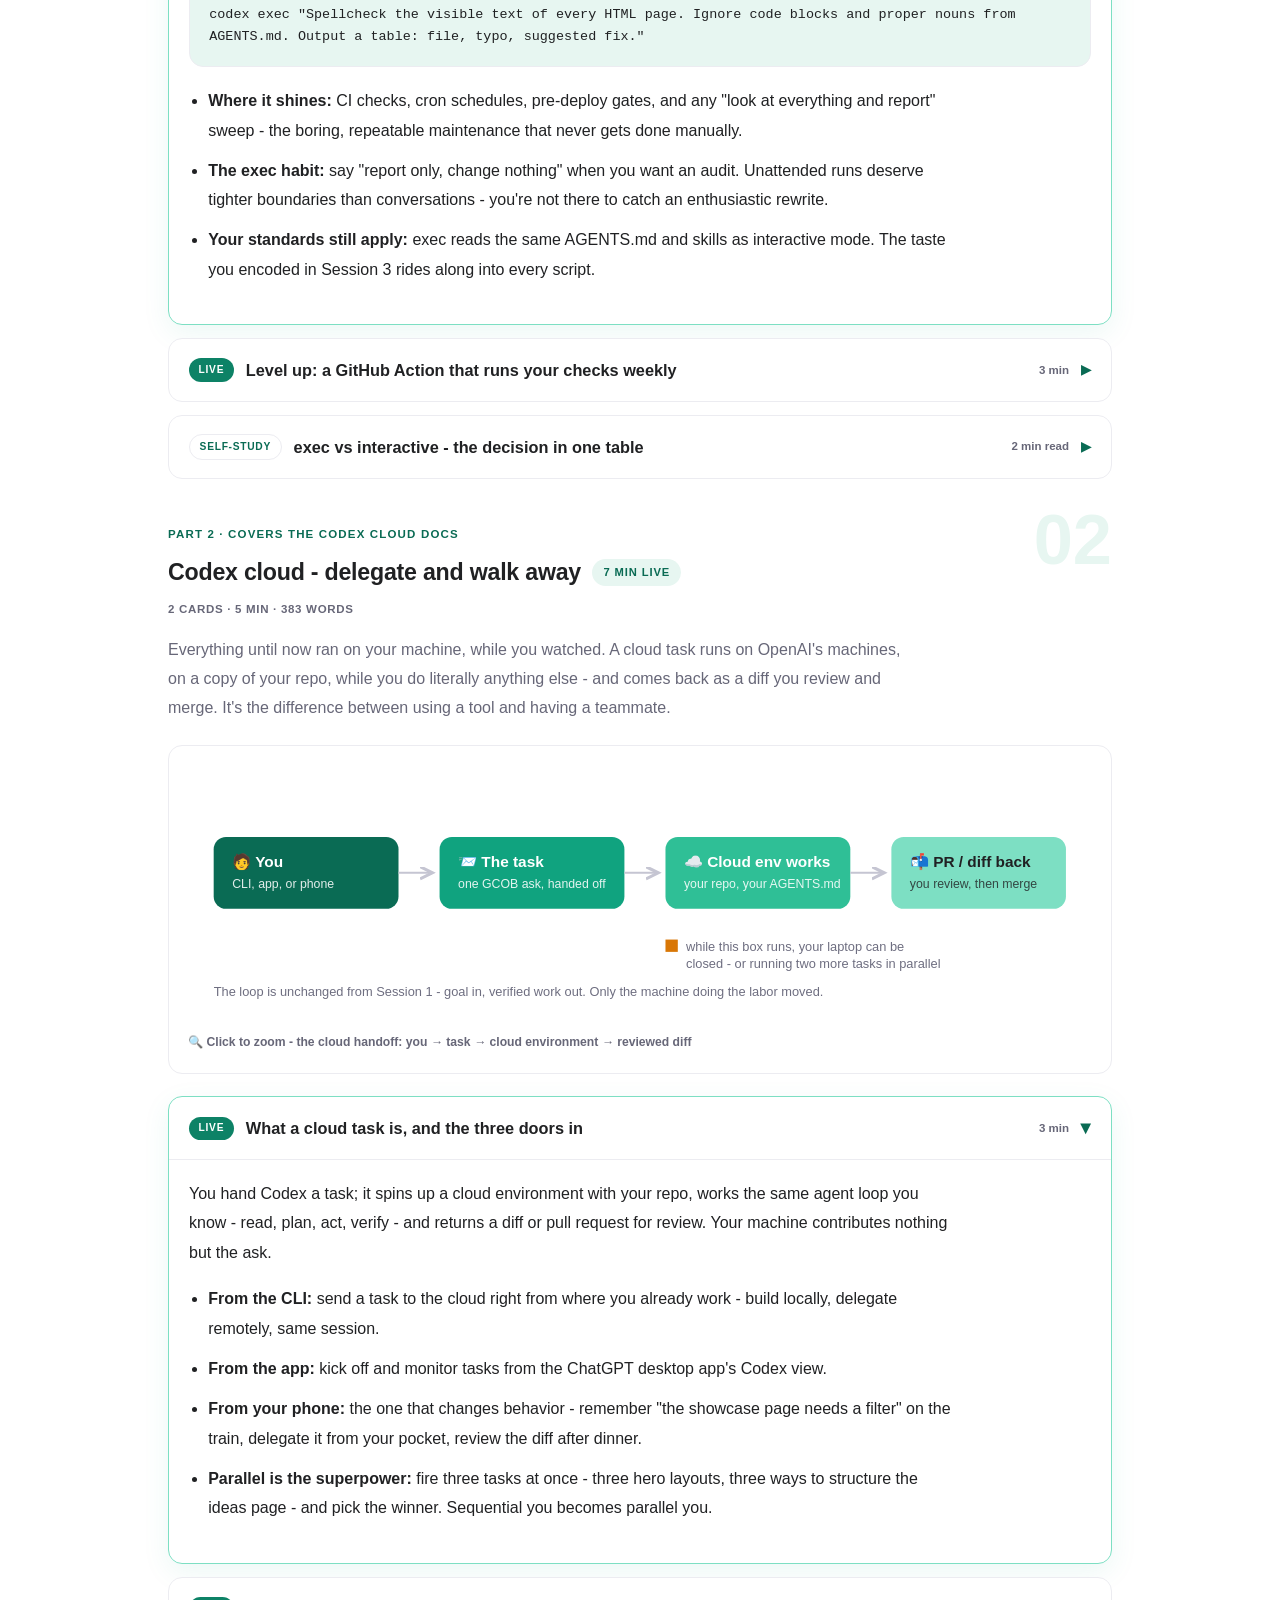
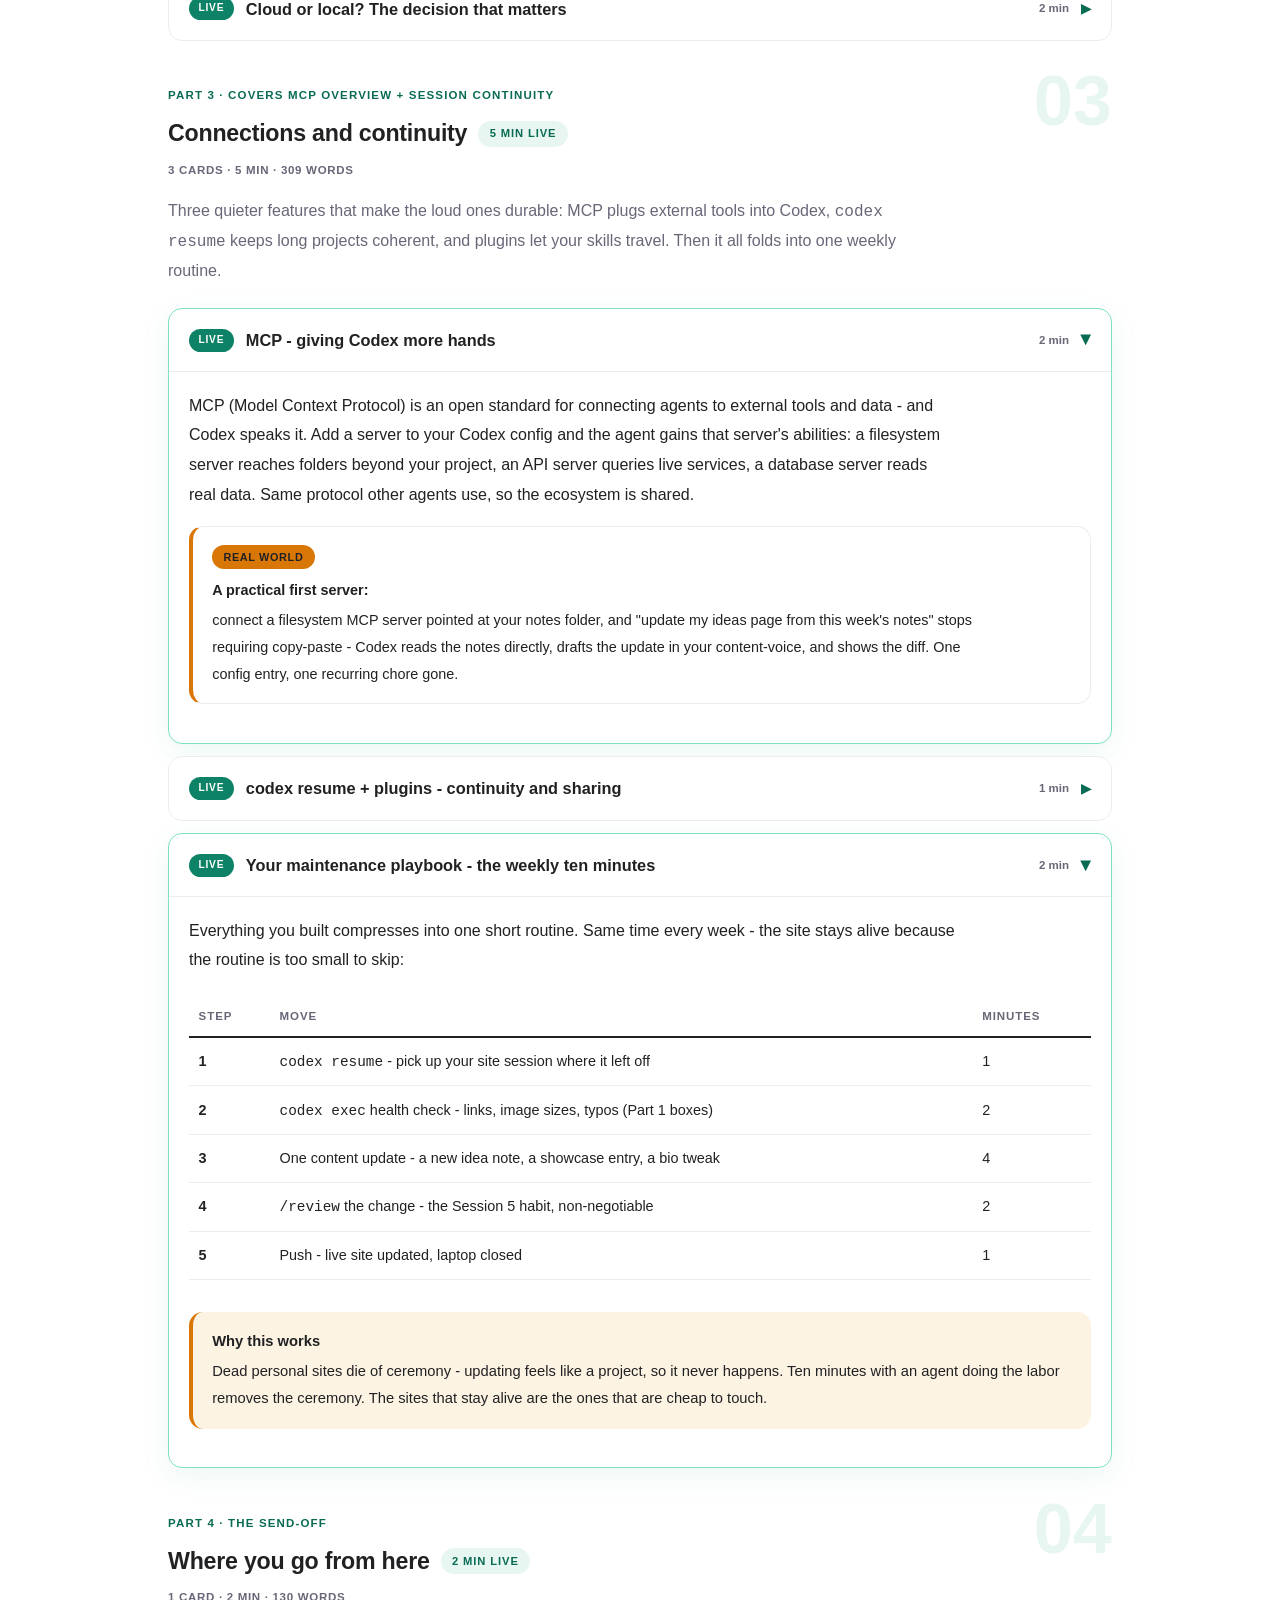
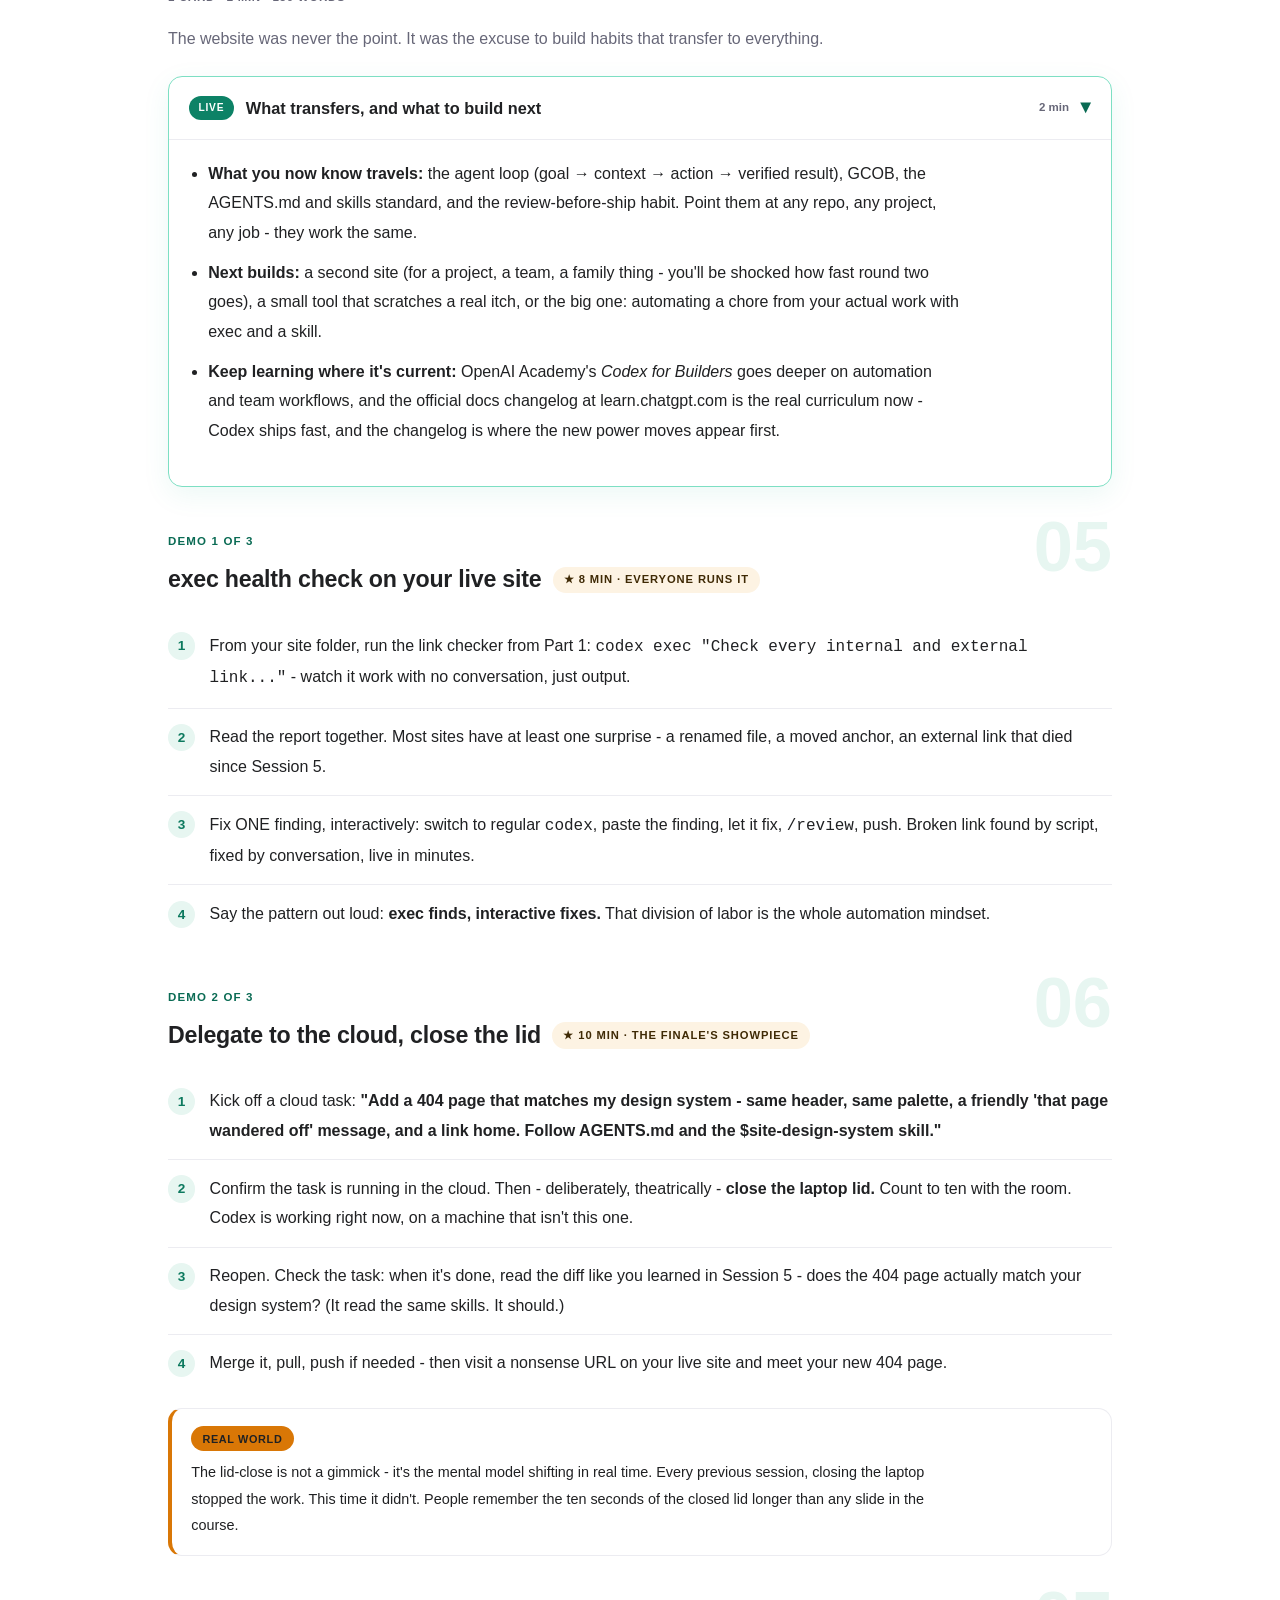
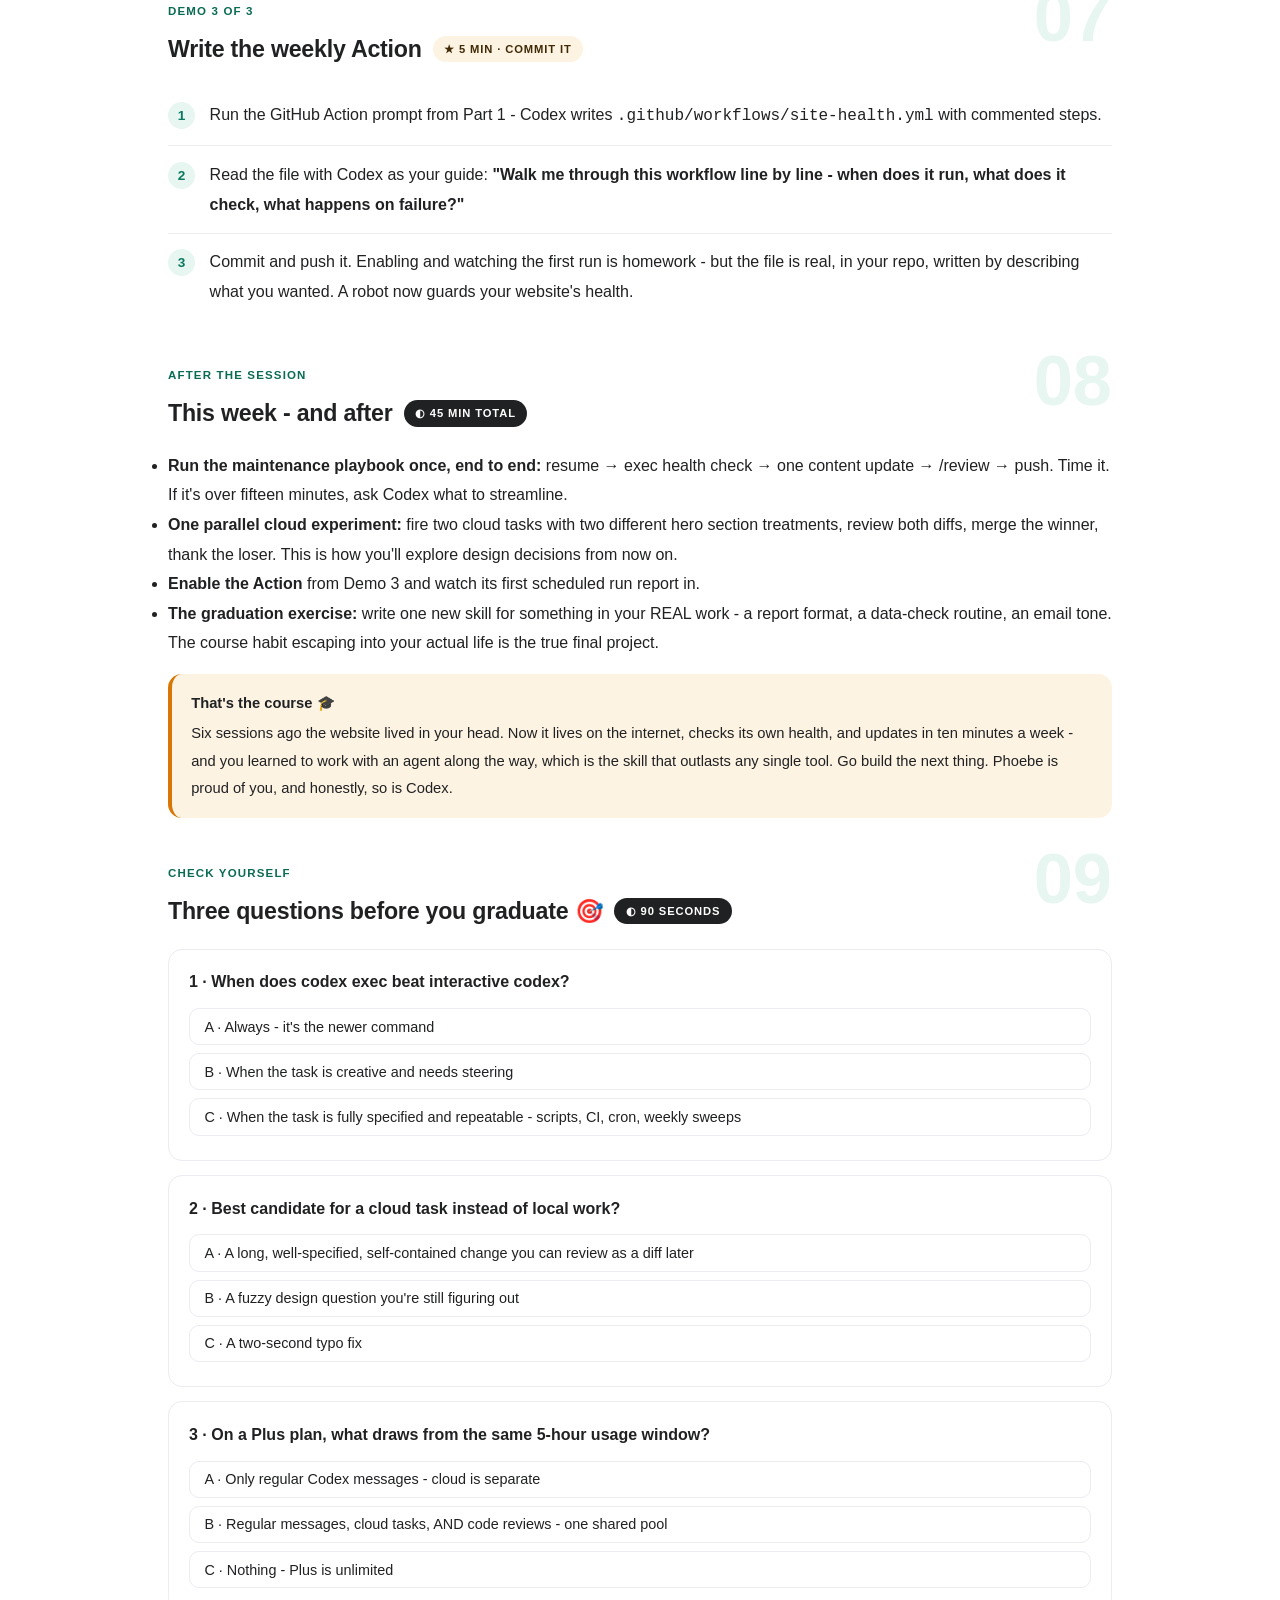
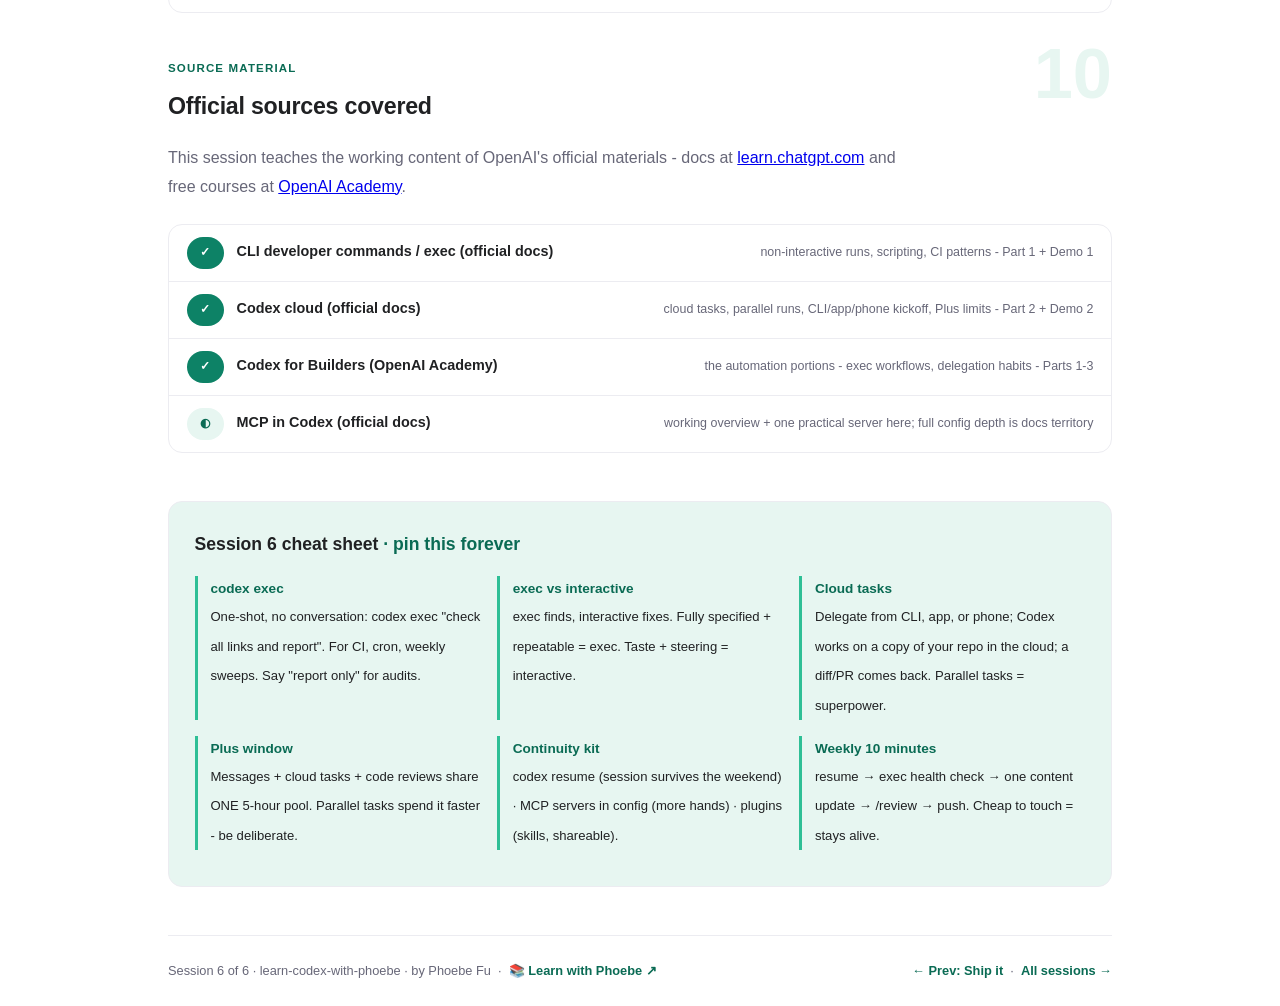
<file: courses/06-power-moves.html>
<!DOCTYPE html>
<html lang="en">
<head>
<meta charset="UTF-8">
<meta name="viewport" content="width=device-width, initial-scale=1.0">
<!-- social:start -->
<meta name="description" content="Five sessions ago you installed a CLI. Now there&#x27;s a live website on the internet with your name on it, an AGENTS.md that encodes your standards, skills that encode your taste, and a review...">
<meta property="og:type" content="article">
<meta property="og:site_name" content="Learn with Phoebe">
<meta property="og:title" content="Power moves: automation, cloud, and beyond - learn codex with phoebe">
<meta property="og:description" content="Five sessions ago you installed a CLI. Now there&#x27;s a live website on the internet with your name on it, an AGENTS.md that encodes your standards, skills that encode your taste, and a review...">
<meta property="og:url" content="https://phoebefu6.github.io/learn-codex-with-phoebe/courses/06-power-moves.html">
<meta property="og:image" content="https://phoebefu6.github.io/learn-codex-with-phoebe/assets/og-cover.png">
<meta property="og:image:width" content="1200">
<meta property="og:image:height" content="630">
<meta name="twitter:card" content="summary_large_image">
<meta name="twitter:title" content="Power moves: automation, cloud, and beyond - learn codex with phoebe">
<meta name="twitter:description" content="Five sessions ago you installed a CLI. Now there&#x27;s a live website on the internet with your name on it, an AGENTS.md that encodes your standards, skills that encode your taste, and a review...">
<meta name="twitter:image" content="https://phoebefu6.github.io/learn-codex-with-phoebe/assets/og-cover.png">
<!-- social:end -->
<title>Session 6 · Power moves: automation, cloud, and beyond - learn codex with phoebe</title>
<link rel="stylesheet" href="../assets/style.css?v=45">
</head>
<body>

<div class="toolbar">
  <div class="wrap">
    <span class="crumb"><a href="../index.html">learn-codex-with-phoebe</a> / Session 6 of 6</span>
    <button class="btn" id="toggle-all" type="button">Expand all</button>
    <button class="btn primary" id="zoom-toggle" type="button">Projector zoom: off</button>
  </div>
</div>

<header class="masthead">
  <div class="wrap">
    <div class="eyebrow">Learn Codex with Phoebe · Session 6 of 6</div>
    <h1>Power moves: <span class="accent">automation, cloud, and beyond</span></h1>
    <p class="sub">Your site is live. The finale is about leverage: making Codex work while you're not at the keyboard - scripted one-shots, cloud tasks that run while your laptop sleeps, and the connections that make it all durable.</p>
    <div class="chip-row">
      <span class="chip level">🔴 Hardest</span>
      <span class="chip audience">Builders</span>
      <span class="chip time">45 min live + self-study</span>
    </div>
    <div class="agenda">
      <span class="a1" style="flex:1">0-3 · Welcome</span>
      <span class="a2" style="flex:4">3-16 · exec &amp; scripts</span>
      <span class="a3" style="flex:5">16-31 · Codex cloud</span>
      <span class="a4" style="flex:4">31-45 · Connections &amp; wrap</span>
    </div>
  </div>
</header>

<main class="wrap">

  <!-- ============ INTRO ============ -->
  <section class="section" id="intro">
    <div class="section-kicker">
      <span class="klabel">Part 0</span>
      <h2>The site works. Now make it work without you</h2>
    </div>
    <p class="lede">Five sessions ago you installed a CLI. Now there's a live website on the internet with your name on it, an AGENTS.md that encodes your standards, skills that encode your taste, and a review habit that catches trouble before it ships. This last session hands you the multiplier: Codex in scripts, Codex in the cloud, and the routine that keeps your site healthy in ten minutes a week. Everything until now was you driving Codex. Today, Codex drives while you watch - or sleep.</p>
    <div class="legend">
      <span class="pill solid">Live - presented in session</span>
      <span class="pill light">Self-study - read after class</span>
      <span class="pill amber">★ Build-along demo</span>
      <span class="pill inkpill">The project: YOUR website</span>
    </div>
    <div class="callout win">
      <strong>★ What you walk out with today</strong>
      A working <code>codex exec</code> health check for your live site, one cloud task delegated and merged, a weekly GitHub Action written and committed, and a ten-minute maintenance playbook. That's the whole course, closed with a bow - and the habits are yours for whatever you build next.
    </div>
  </section>

  <!-- ============ PART 1: CODEX EXEC ============ -->
  <section class="section" id="codex-exec">
    <div class="section-kicker">
      <span class="klabel">Part 1 · covers CLI developer commands / exec</span>
      <h2>codex exec - Codex in scripts <span class="tag concept">6 min live</span></h2>
    </div>
    <p class="lede">Everything so far has been a conversation. <code>codex exec</code> is a sentence: one prompt in, work done, output back, no back-and-forth. That single change makes Codex scriptable - which means cron jobs, CI pipelines, and any maintenance task you'd rather never do by hand again.</p>

    <details class="card" open>
      <summary><span class="mode live">Live</span>One prompt, no conversation<span class="mini">3 min</span><span class="caret">▶</span></summary>
      <div class="body">
        <p>Interactive <code>codex</code> is for building - you steer, it works, you iterate. <code>codex exec</code> is for repeating: the task is fully specified up front, Codex runs it to completion, and the result lands in your terminal (or a log file, or a CI report). If you'd run the same prompt every week, it belongs in exec.</p>
        <div class="prompt-box good"><span class="label">★ Three exec one-shots for your live site</span># the weekly classic - find what quietly broke
codex exec "Check every internal and external link in this site's HTML files and report any broken ones as a markdown list with the file and line where each appears."

# keep the site fast
codex exec "Audit all images in this repo: list any over 300KB with their dimensions, and suggest the resize or format change for each. Report only - change nothing."

# keep the site professional
codex exec "Spellcheck the visible text of every HTML page. Ignore code blocks and proper nouns from AGENTS.md. Output a table: file, typo, suggested fix."</div>
        <ul>
          <li><strong>Where it shines:</strong> CI checks, cron schedules, pre-deploy gates, and any "look at everything and report" sweep - the boring, repeatable maintenance that never gets done manually.</li>
          <li><strong>The exec habit:</strong> say "report only, change nothing" when you want an audit. Unattended runs deserve tighter boundaries than conversations - you're not there to catch an enthusiastic rewrite.</li>
          <li><strong>Your standards still apply:</strong> exec reads the same AGENTS.md and skills as interactive mode. The taste you encoded in Session 3 rides along into every script.</li>
        </ul>
      </div>
    </details>

    <details class="card">
      <summary><span class="mode live">Live</span>Level up: a GitHub Action that runs your checks weekly<span class="mini">3 min</span><span class="caret">▶</span></summary>
      <div class="body">
        <p>The final form of exec thinking: don't run the health check yourself - have GitHub run it every Monday. And in the spirit of this whole course, you don't write the Action file. Codex does.</p>
        <div class="prompt-box good"><span class="label">★ Ask Codex to write the Action</span>Goal: a GitHub Actions workflow that runs a weekly health check on this site.

Context: this repo deploys to GitHub Pages. I care about broken links and files that accidentally get huge.

Output: .github/workflows/site-health.yml that runs every Monday morning, checks all internal links and flags any file over 500KB, and opens an issue in this repo if anything fails. Add a short comment above each step explaining what it does.

Boundaries: use only free, standard GitHub Actions features. Don't touch any other file. Explain how I enable and test it before I commit.</div>
        <div class="callout tip">
          <strong>Treat the Action as a stretch goal</strong>
          Writing and committing the workflow file is today's job - Codex does it in one pass, and Demo 3 walks it. Actually enabling and watching it run needs GitHub setup time we don't have live, so that part is homework. The skill being taught is bigger than the file: any chore you can describe is a chore you can schedule.
        </div>
      </div>
    </details>

    <details class="card">
      <summary><span class="mode self">Self-study</span>exec vs interactive - the decision in one table<span class="mini">2 min read</span><span class="caret">▶</span></summary>
      <div class="body">
        
<figure class="zoomable">
  <svg viewBox="0 0 880 340" xmlns="http://www.w3.org/2000/svg" role="img" aria-label="A decision tree for choosing codex exec over interactive codex: a fully specified, repeatable task goes to exec for weekly checks, CI gates, and audit sweeps, while an unspecified or taste-driven task stays interactive for steering and debugging.">
    <style>
      .p6aT { font: 700 13px Inter, sans-serif; fill: #202123; }
      .p6aQ { font: 700 12px Inter, sans-serif; fill: #202123; }
      .p6aO { font: 700 12px Inter, sans-serif; fill: #FFFFFF; }
      .p6aS { font: 400 10.5px Inter, sans-serif; fill: rgba(255,255,255,.86); }
      .p6aE { font: 700 11px Inter, sans-serif; fill: #6E6E80; }
      .p6aN { font: 400 12px Inter, sans-serif; fill: #6E6E80; }
    </style>
    <rect x="0" y="0" width="880" height="340" fill="#FFFFFF"/>
    <text class="p6aT" x="40" y="28">exec or interactive: the decision in one tree</text>

    <rect x="40" y="142" width="240" height="56" rx="10" fill="#E7F6F1" stroke="#10A37F" stroke-width="1.5"/>
    <text class="p6aQ" x="58" y="176">Fully specified, repeatable?</text>

    <rect x="640" y="60" width="200" height="70" rx="10" fill="#10A37F"/>
    <text class="p6aO" x="658" y="90">CODEX EXEC</text>
    <text class="p6aS" x="658" y="107">weekly checks, CI, audits</text>

    <rect x="640" y="210" width="200" height="70" rx="10" fill="#6E6E80"/>
    <text class="p6aO" x="658" y="240">INTERACTIVE CODEX</text>
    <text class="p6aS" x="658" y="257">taste, steering, debugging</text>

    <path d="M280,170 L640,95" fill="none" stroke="#10A37F" stroke-width="1.6"/>
    <text class="p6aE" x="460" y="118" text-anchor="middle">yes</text>

    <path d="M280,170 L640,245" fill="none" stroke="#6E6E80" stroke-width="1.6"/>
    <text class="p6aE" x="460" y="226" text-anchor="middle">no</text>

    <text class="p6aN" x="40" y="316">Machines call exec for repeatable checks; weird problems still need a conversation.</text>
  </svg>
  <figcaption>🔍 Click to zoom - exec finds and repeats, interactive steers and debugs</figcaption>
</figure>
<table class="clean">
          <thead><tr><th>Situation</th><th>Reach for</th><th>Why</th></tr></thead>
          <tbody>
            <tr><td>Building something new, taste involved</td><td>Interactive <code>codex</code></td><td>You need to see, react, and steer mid-flight</td></tr>
            <tr><td>Same check, every week</td><td><code>codex exec</code> (or cron it)</td><td>Fully specified up front - no steering needed</td></tr>
            <tr><td>Gate in a CI pipeline</td><td><code>codex exec</code></td><td>Machines call it; the output is the artifact</td></tr>
            <tr><td>Debugging something weird</td><td>Interactive</td><td>Weird needs conversation and reproduction steps</td></tr>
            <tr><td>Audit-and-report sweep across the repo</td><td><code>codex exec</code>, report-only boundary</td><td>Long, boring, and perfectly repeatable</td></tr>
          </tbody>
        </table>
      </div>
    </details>
  </section>

  <!-- ============ PART 2: CODEX CLOUD ============ -->
  <section class="section" id="codex-cloud">
    <div class="section-kicker">
      <span class="klabel">Part 2 · covers the Codex cloud docs</span>
      <h2>Codex cloud - delegate and walk away <span class="tag concept">7 min live</span></h2>
    </div>
    <p class="lede">Everything until now ran on your machine, while you watched. A cloud task runs on OpenAI's machines, on a copy of your repo, while you do literally anything else - and comes back as a diff you review and merge. It's the difference between using a tool and having a teammate.</p>

    <figure class="zoomable">
      <svg viewBox="0 0 880 250" xmlns="http://www.w3.org/2000/svg" role="img" aria-label="Codex cloud flow: you hand off a task, a cloud environment works on your repo, a PR or diff comes back for your review">
        <style>
          .cdT { font: 700 15px Inter, sans-serif; fill: #FFFFFF; }
          .cdS { font: 400 12px Inter, sans-serif; fill: #FFFFFF; opacity: .88; }
          .cdD { font: 700 15px Inter, sans-serif; fill: #202123; }
          .cdE { font: 400 12px Inter, sans-serif; fill: #202123; opacity: .8; }
          .cdX { font: 400 12.5px Inter, sans-serif; fill: #6E6E80; }
          .cdA { stroke: #C5C5D2; stroke-width: 2; fill: none; marker-end: url(#cdAh); }
        </style>
        <defs>
          <marker id="cdAh" markerWidth="8" markerHeight="8" refX="6" refY="3" orient="auto">
            <path d="M0,0 L6,3 L0,6" fill="none" stroke="#C5C5D2" stroke-width="1.5"/>
          </marker>
        </defs>
        <rect x="25" y="70" width="180" height="70" rx="12" fill="#0A6B54"/>
        <text class="cdT" x="43" y="99">🧑 You</text>
        <text class="cdS" x="43" y="120">CLI, app, or phone</text>
        <rect x="245" y="70" width="180" height="70" rx="12" fill="#10A37F"/>
        <text class="cdT" x="263" y="99">📨 The task</text>
        <text class="cdS" x="263" y="120">one GCOB ask, handed off</text>
        <rect x="465" y="70" width="180" height="70" rx="12" fill="#2FBF96"/>
        <text class="cdT" x="483" y="99">☁️ Cloud env works</text>
        <text class="cdS" x="483" y="120">your repo, your AGENTS.md</text>
        <rect x="685" y="70" width="170" height="70" rx="12" fill="#7DDFC3"/>
        <text class="cdD" x="703" y="99">📬 PR / diff back</text>
        <text class="cdE" x="703" y="120">you review, then merge</text>
        <line class="cdA" x1="205" y1="105" x2="238" y2="105"/>
        <line class="cdA" x1="425" y1="105" x2="458" y2="105"/>
        <line class="cdA" x1="645" y1="105" x2="678" y2="105"/>
        <rect x="465" y="170" width="12" height="12" fill="#D97706"/>
        <text class="cdX" x="485" y="181">while this box runs, your laptop can be</text>
        <text class="cdX" x="485" y="198">closed - or running two more tasks in parallel</text>
        <text class="cdX" x="25" y="225">The loop is unchanged from Session 1 - goal in, verified work out. Only the machine doing the labor moved.</text>
      </svg>
      <figcaption>🔍 Click to zoom - the cloud handoff: you → task → cloud environment → reviewed diff</figcaption>
    </figure>

    <details class="card" open>
      <summary><span class="mode live">Live</span>What a cloud task is, and the three doors in<span class="mini">3 min</span><span class="caret">▶</span></summary>
      <div class="body">
        <p>You hand Codex a task; it spins up a cloud environment with your repo, works the same agent loop you know - read, plan, act, verify - and returns a diff or pull request for review. Your machine contributes nothing but the ask.</p>
        <ul>
          <li><strong>From the CLI:</strong> send a task to the cloud right from where you already work - build locally, delegate remotely, same session.</li>
          <li><strong>From the app:</strong> kick off and monitor tasks from the ChatGPT desktop app's Codex view.</li>
          <li><strong>From your phone:</strong> the one that changes behavior - remember "the showcase page needs a filter" on the train, delegate it from your pocket, review the diff after dinner.</li>
          <li><strong>Parallel is the superpower:</strong> fire three tasks at once - three hero layouts, three ways to structure the ideas page - and pick the winner. Sequential you becomes parallel you.</li>
        </ul>
      </div>
    </details>

    <details class="card">
      <summary><span class="mode live">Live</span>Cloud or local? The decision that matters<span class="mini">2 min</span><span class="caret">▶</span></summary>
      <div class="body">
        
<figure class="zoomable">
  <svg viewBox="0 0 880 300" xmlns="http://www.w3.org/2000/svg" role="img" aria-label="Two panels contrasting when to send a task to Codex cloud, for long self-contained tasks, parallel experiments, or when away from your machine, against staying local, for tight taste iteration, machine-only needs, or a fuzzy spec that needs conversation.">
    <style>
      .p6bT { font: 700 13px Inter, sans-serif; fill: #202123; }
      .p6bH1 { font: 700 13px Inter, sans-serif; fill: #0A6B54; }
      .p6bH2 { font: 700 13px Inter, sans-serif; fill: #202123; }
      .p6bB { font: 400 12px Inter, sans-serif; fill: #202123; }
      .p6bN { font: 400 12px Inter, sans-serif; fill: #6E6E80; }
    </style>
    <rect x="0" y="0" width="880" height="300" fill="#FFFFFF"/>
    <text class="p6bT" x="40" y="28">Cloud or local? The decision that matters</text>

    <rect x="40" y="50" width="390" height="180" rx="12" fill="#E7F6F1" stroke="#10A37F" stroke-width="1.5"/>
    <text class="p6bH1" x="58" y="84">☁ GO CLOUD</text>
    <text class="p6bB" x="58" y="114">Long, self-contained task</text>
    <text class="p6bB" x="58" y="134">Parallel experiments racing</text>
    <text class="p6bB" x="58" y="154">Away from your machine</text>

    <rect x="450" y="50" width="390" height="180" rx="12" fill="#ECECF1" stroke="#6E6E80" stroke-width="1.5"/>
    <text class="p6bH2" x="468" y="84">💻 STAY LOCAL</text>
    <text class="p6bB" x="468" y="114">Iterating on taste, tight loop</text>
    <text class="p6bB" x="468" y="134">Needs something only your machine has</text>
    <text class="p6bB" x="468" y="154">Spec is fuzzy, needs conversation</text>

    <text class="p6bN" x="40" y="276">Cloud tasks share your 5-hour usage window with regular messages - one pool, not three.</text>
  </svg>
  <figcaption>🔍 Click to zoom - go cloud when the task is specified, stay local when it's still fuzzy</figcaption>
</figure>
<table class="clean">
          <thead><tr><th>Go cloud when...</th><th>Stay local when...</th></tr></thead>
          <tbody>
            <tr><td>The task is long and self-contained ("add a 404 page matching the design system")</td><td>You're iterating on taste and want the tight see-react loop</td></tr>
            <tr><td>You want parallel experiments racing each other</td><td>The task needs something only your machine has</td></tr>
            <tr><td>You're away from your machine (or want to be)</td><td>You're learning - watching the loop is the lesson</td></tr>
            <tr><td>The change is well-specified and reviewable as a diff</td><td>The spec is fuzzy and needs conversation to find</td></tr>
          </tbody>
        </table>
        <div class="callout tip">
          <strong>Plus plan note</strong>
          Cloud tasks and code reviews draw from the same 5-hour usage window as your regular Codex messages - one pool, not three. Firing five parallel cloud tasks is spending five tasks' worth of that window at once. Fine when deliberate; surprising when not.
        </div>
      </div>
    </details>
  </section>

  <!-- ============ PART 3: CONNECTIONS ============ -->
  <section class="section" id="connections">
    <div class="section-kicker">
      <span class="klabel">Part 3 · covers MCP overview + session continuity</span>
      <h2>Connections and continuity <span class="tag concept">5 min live</span></h2>
    </div>
    <p class="lede">Three quieter features that make the loud ones durable: MCP plugs external tools into Codex, <code>codex resume</code> keeps long projects coherent, and plugins let your skills travel. Then it all folds into one weekly routine.</p>

    <details class="card" open>
      <summary><span class="mode live">Live</span>MCP - giving Codex more hands<span class="mini">2 min</span><span class="caret">▶</span></summary>
      <div class="body">
        <p>MCP (Model Context Protocol) is an open standard for connecting agents to external tools and data - and Codex speaks it. Add a server to your Codex config and the agent gains that server's abilities: a filesystem server reaches folders beyond your project, an API server queries live services, a database server reads real data. Same protocol other agents use, so the ecosystem is shared.</p>
        <div class="callout example">
          <span class="ex-pill">Real world</span>
          <p><strong>A practical first server:</strong> connect a filesystem MCP server pointed at your notes folder, and "update my ideas page from this week's notes" stops requiring copy-paste - Codex reads the notes directly, drafts the update in your content-voice, and shows the diff. One config entry, one recurring chore gone.</p>
        </div>
      </div>
    </details>

    <details class="card">
      <summary><span class="mode live">Live</span>codex resume + plugins - continuity and sharing<span class="mini">1 min</span><span class="caret">▶</span></summary>
      <div class="body">
        <ul>
          <li><strong><code>codex resume</code></strong> reopens a previous session with its context intact - the conversation about your showcase redesign survives the weekend. For a long-running project like your site, one continuing session beats twenty cold starts.</li>
          <li><strong>Plugins</strong> bundle skills for sharing - your <code>$site-design-system</code> and <code>$content-voice</code> from Session 3 live in <code>.agents/skills</code> as SKILL.md files, and a plugin wraps them into something a friend can install in one step. Your taste, portable.</li>
        </ul>
      </div>
    </details>

    <details class="card" open>
      <summary><span class="mode live">Live</span>Your maintenance playbook - the weekly ten minutes<span class="mini">2 min</span><span class="caret">▶</span></summary>
      <div class="body">
        <p>Everything you built compresses into one short routine. Same time every week - the site stays alive because the routine is too small to skip:</p>
        <table class="clean">
          <thead><tr><th>Step</th><th>Move</th><th>Minutes</th></tr></thead>
          <tbody>
            <tr><td>1</td><td><code>codex resume</code> - pick up your site session where it left off</td><td>1</td></tr>
            <tr><td>2</td><td><code>codex exec</code> health check - links, image sizes, typos (Part 1 boxes)</td><td>2</td></tr>
            <tr><td>3</td><td>One content update - a new idea note, a showcase entry, a bio tweak</td><td>4</td></tr>
            <tr><td>4</td><td><code>/review</code> the change - the Session 5 habit, non-negotiable</td><td>2</td></tr>
            <tr><td>5</td><td>Push - live site updated, laptop closed</td><td>1</td></tr>
          </tbody>
        </table>
        <div class="callout win">
          <strong>Why this works</strong>
          Dead personal sites die of ceremony - updating feels like a project, so it never happens. Ten minutes with an agent doing the labor removes the ceremony. The sites that stay alive are the ones that are cheap to touch.
        </div>
      </div>
    </details>
  </section>

  <!-- ============ PART 4: BEYOND ============ -->
  <section class="section" id="beyond">
    <div class="section-kicker">
      <span class="klabel">Part 4 · the send-off</span>
      <h2>Where you go from here <span class="tag concept">2 min live</span></h2>
    </div>
    <p class="lede">The website was never the point. It was the excuse to build habits that transfer to everything.</p>
    <details class="card" open>
      <summary><span class="mode live">Live</span>What transfers, and what to build next<span class="mini">2 min</span><span class="caret">▶</span></summary>
      <div class="body">
        <ul>
          <li><strong>What you now know travels:</strong> the agent loop (goal → context → action → verified result), GCOB, the AGENTS.md and skills standard, and the review-before-ship habit. Point them at any repo, any project, any job - they work the same.</li>
          <li><strong>Next builds:</strong> a second site (for a project, a team, a family thing - you'll be shocked how fast round two goes), a small tool that scratches a real itch, or the big one: automating a chore from your actual work with exec and a skill.</li>
          <li><strong>Keep learning where it's current:</strong> OpenAI Academy's <em>Codex for Builders</em> goes deeper on automation and team workflows, and the official docs changelog at learn.chatgpt.com is the real curriculum now - Codex ships fast, and the changelog is where the new power moves appear first.</li>
        </ul>
      </div>
    </details>
  </section>

  <!-- ============ DEMO 1 ============ -->
  <section class="section" id="demo-1">
    <div class="section-kicker">
      <span class="klabel">Demo 1 of 3</span>
      <h2>exec health check on your live site <span class="tag demo">★ 8 min · everyone runs it</span></h2>
    </div>
    <div class="steps">
      <div class="step"><p>From your site folder, run the link checker from Part 1: <code>codex exec "Check every internal and external link..."</code> - watch it work with no conversation, just output.</p></div>
      <div class="step"><p>Read the report together. Most sites have at least one surprise - a renamed file, a moved anchor, an external link that died since Session 5.</p></div>
      <div class="step"><p>Fix ONE finding, interactively: switch to regular <code>codex</code>, paste the finding, let it fix, <code>/review</code>, push. Broken link found by script, fixed by conversation, live in minutes.</p></div>
      <div class="step"><p>Say the pattern out loud: <strong>exec finds, interactive fixes.</strong> That division of labor is the whole automation mindset.</p></div>
    </div>
  </section>

  <!-- ============ DEMO 2 ============ -->
  <section class="section" id="demo-2">
    <div class="section-kicker">
      <span class="klabel">Demo 2 of 3</span>
      <h2>Delegate to the cloud, close the lid <span class="tag demo">★ 10 min · the finale's showpiece</span></h2>
    </div>
    <div class="steps">
      <div class="step"><p>Kick off a cloud task: <strong>"Add a 404 page that matches my design system - same header, same palette, a friendly 'that page wandered off' message, and a link home. Follow AGENTS.md and the $site-design-system skill."</strong></p></div>
      <div class="step"><p>Confirm the task is running in the cloud. Then - deliberately, theatrically - <strong>close the laptop lid.</strong> Count to ten with the room. Codex is working right now, on a machine that isn't this one.</p></div>
      <div class="step"><p>Reopen. Check the task: when it's done, read the diff like you learned in Session 5 - does the 404 page actually match your design system? (It read the same skills. It should.)</p></div>
      <div class="step"><p>Merge it, pull, push if needed - then visit a nonsense URL on your live site and meet your new 404 page.</p></div>
    </div>
    <div class="callout example">
      <span class="ex-pill">Real world</span>
      <p>The lid-close is not a gimmick - it's the mental model shifting in real time. Every previous session, closing the laptop stopped the work. This time it didn't. People remember the ten seconds of the closed lid longer than any slide in the course.</p>
    </div>
  </section>

  <!-- ============ DEMO 3 ============ -->
  <section class="section" id="demo-3">
    <div class="section-kicker">
      <span class="klabel">Demo 3 of 3</span>
      <h2>Write the weekly Action <span class="tag demo">★ 5 min · commit it</span></h2>
    </div>
    <div class="steps">
      <div class="step"><p>Run the GitHub Action prompt from Part 1 - Codex writes <code>.github/workflows/site-health.yml</code> with commented steps.</p></div>
      <div class="step"><p>Read the file with Codex as your guide: <strong>"Walk me through this workflow line by line - when does it run, what does it check, what happens on failure?"</strong></p></div>
      <div class="step"><p>Commit and push it. Enabling and watching the first run is homework - but the file is real, in your repo, written by describing what you wanted. A robot now guards your website's health.</p></div>
    </div>
  </section>

  <!-- ============ HOMEWORK ============ -->
  <section class="section" id="exercise">
    <div class="section-kicker">
      <span class="klabel">After the session</span>
      <h2>This week - and after <span class="tag exercise">◐ 45 min total</span></h2>
    </div>
    <ul>
      <li><strong>Run the maintenance playbook once, end to end:</strong> resume → exec health check → one content update → /review → push. Time it. If it's over fifteen minutes, ask Codex what to streamline.</li>
      <li><strong>One parallel cloud experiment:</strong> fire two cloud tasks with two different hero section treatments, review both diffs, merge the winner, thank the loser. This is how you'll explore design decisions from now on.</li>
      <li><strong>Enable the Action</strong> from Demo 3 and watch its first scheduled run report in.</li>
      <li><strong>The graduation exercise:</strong> write one new skill for something in your REAL work - a report format, a data-check routine, an email tone. The course habit escaping into your actual life is the true final project.</li>
    </ul>
    <div class="callout win">
      <strong>That's the course 🎓</strong>
      Six sessions ago the website lived in your head. Now it lives on the internet, checks its own health, and updates in ten minutes a week - and you learned to work with an agent along the way, which is the skill that outlasts any single tool. Go build the next thing. Phoebe is proud of you, and honestly, so is Codex.
    </div>
  </section>

  <!-- ============ QUIZ ============ -->
  <section class="section" id="quiz">
    <div class="section-kicker">
      <span class="klabel">Check yourself</span>
      <h2>Three questions before you graduate 🎯 <span class="tag exercise">◐ 90 seconds</span></h2>
    </div>
    <div class="quiz-q" data-answer="2">
      <p class="qtext">1 · When does codex exec beat interactive codex?</p>
      <button class="qopt" type="button">A · Always - it's the newer command</button>
      <button class="qopt" type="button">B · When the task is creative and needs steering</button>
      <button class="qopt" type="button">C · When the task is fully specified and repeatable - scripts, CI, cron, weekly sweeps</button>
      <p class="qwhy">exec is one sentence, not a conversation: perfect for checks you'd run every week, wrong for taste-driven building. exec finds, interactive fixes.</p>
    </div>
    <div class="quiz-q" data-answer="0">
      <p class="qtext">2 · Best candidate for a cloud task instead of local work?</p>
      <button class="qopt" type="button">A · A long, well-specified, self-contained change you can review as a diff later</button>
      <button class="qopt" type="button">B · A fuzzy design question you're still figuring out</button>
      <button class="qopt" type="button">C · A two-second typo fix</button>
      <p class="qwhy">Cloud shines when the spec is clear and your presence adds nothing - long tasks, parallel experiments, or when you're away. Fuzzy taste work wants the local loop.</p>
    </div>
    <div class="quiz-q" data-answer="1">
      <p class="qtext">3 · On a Plus plan, what draws from the same 5-hour usage window?</p>
      <button class="qopt" type="button">A · Only regular Codex messages - cloud is separate</button>
      <button class="qopt" type="button">B · Regular messages, cloud tasks, AND code reviews - one shared pool</button>
      <button class="qopt" type="button">C · Nothing - Plus is unlimited</button>
      <p class="qwhy">One pool, not three. Five parallel cloud tasks spend five tasks of window at once - great when deliberate, surprising when not.</p>
    </div>
    <p class="quiz-score"></p>
  </section>

  <!-- ============ OFFICIAL SOURCES ============ -->
  <section class="section" id="official">
    <div class="section-kicker">
      <span class="klabel">Source material</span>
      <h2>Official sources covered</h2>
    </div>
    <p class="lede">This session teaches the working content of OpenAI's official materials - docs at <a href="https://learn.chatgpt.com/docs">learn.chatgpt.com</a> and free courses at <a href="https://academy.openai.com">OpenAI Academy</a>.</p>
    <div class="covered">
      <div class="covered-row"><span class="status pill solid">✓</span><span class="name">CLI developer commands / exec (official docs)</span><span class="note">non-interactive runs, scripting, CI patterns - Part 1 + Demo 1</span></div>
      <div class="covered-row"><span class="status pill solid">✓</span><span class="name">Codex cloud (official docs)</span><span class="note">cloud tasks, parallel runs, CLI/app/phone kickoff, Plus limits - Part 2 + Demo 2</span></div>
      <div class="covered-row"><span class="status pill solid">✓</span><span class="name">Codex for Builders (OpenAI Academy)</span><span class="note">the automation portions - exec workflows, delegation habits - Parts 1-3</span></div>
      <div class="covered-row"><span class="status pill light">◐</span><span class="name">MCP in Codex (official docs)</span><span class="note">working overview + one practical server here; full config depth is docs territory</span></div>
    </div>
  </section>

  <!-- ============ CHEAT SHEET ============ -->
  <section class="cheat" id="cheatsheet">
    <h3>Session 6 cheat sheet <span>· pin this forever</span></h3>
    <div class="grid-2">
      <div class="cheat-item"><b>codex exec</b><span>One-shot, no conversation: codex exec "check all links and report". For CI, cron, weekly sweeps. Say "report only" for audits.</span></div>
      <div class="cheat-item"><b>exec vs interactive</b><span>exec finds, interactive fixes. Fully specified + repeatable = exec. Taste + steering = interactive.</span></div>
      <div class="cheat-item"><b>Cloud tasks</b><span>Delegate from CLI, app, or phone; Codex works on a copy of your repo in the cloud; a diff/PR comes back. Parallel tasks = superpower.</span></div>
      <div class="cheat-item"><b>Plus window</b><span>Messages + cloud tasks + code reviews share ONE 5-hour pool. Parallel tasks spend it faster - be deliberate.</span></div>
      <div class="cheat-item"><b>Continuity kit</b><span>codex resume (session survives the weekend) · MCP servers in config (more hands) · plugins (skills, shareable).</span></div>
      <div class="cheat-item"><b>Weekly 10 minutes</b><span>resume → exec health check → one content update → /review → push. Cheap to touch = stays alive.</span></div>
    </div>
  </section>

  <footer class="pagefoot">
    <span>Session 6 of 6 · learn-codex-with-phoebe · by Phoebe Fu &nbsp;·&nbsp; 📚 <a href="https://phoebefu6.github.io/learn-with-phoebe/">Learn with Phoebe ↗</a></span>
    <span><a href="05-ship-it.html">← Prev: Ship it</a> &nbsp;·&nbsp; <a href="../index.html">All sessions →</a></span>
  </footer>

</main>

<script src="../assets/app.js?v=44"></script>
</body>
</html>
</file>
<file: assets/style.css>
/* learn-claude-with-phoebe - editorial bold design system
   Accent: indigo #10A37F · Ink: #202123 · Flagship: amber #D97706 */

:root {
  --indigo-solid: #0D8266;
  --indigo-text: #0C795E;
  --indigo: #10A37F;
  --indigo-deep: #0A6B54;
  --indigo-mid: #2FBF96;
  --indigo-soft: #7DDFC3;
  --indigo-50: #E7F6F1;
  --ink: #202123;
  --muted: #676778;
  --faint: #C5C5D2;
  --hairline: #ECECF1;
  --amber: #D97706;
  --amber-ink: #3F2A05;
  --amber-50: #FDF3E3;
  --paper: #FFFFFF;
  --code-bg: #E7F6F1;
  --code-ink: #202123;
  --radius: 14px;
}

* { margin: 0; padding: 0; box-sizing: border-box; }

html { font-size: 16px; scroll-behavior: smooth; }
html.zoom-125 { font-size: 20px; }
html.zoom-150 { font-size: 24px; }

body {
  font-family: "Inter", -apple-system, BlinkMacSystemFont, "Segoe UI", Roboto, sans-serif;
  background: var(--paper);
  color: var(--ink);
  line-height: 1.85;
  font-feature-settings: "tnum";
}

.wrap { max-width: 62rem; margin: 0 auto; padding: 0 1.5rem; }

/* ---------- header band ---------- */
.masthead {
  background: var(--indigo-solid);
  color: #fff;
  padding: 2.5rem 0 2.25rem;
}
.masthead .eyebrow {
  font-size: .75rem;
  letter-spacing: .18em;
  text-transform: uppercase;
  opacity: 1;
  font-weight: 600;
}
.masthead h1 {
  font-size: 2.1rem;
  line-height: 1.15;
  font-weight: 800;
  margin: .5rem 0 .75rem;
  letter-spacing: -.02em;
}
.masthead h1 .accent { color: inherit; }
.masthead .sub { font-size: 1.05rem; opacity: 1; max-width: 44rem; }

.chip-row { display: flex; flex-wrap: wrap; gap: .5rem; margin-top: 1.1rem; }
.chip {
  display: inline-flex;
  align-items: center;
  gap: .35rem;
  border-radius: 999px;
  padding: .25rem .8rem;
  font-size: .78rem;
  font-weight: 600;
  white-space: nowrap;
}
.chip.level { background: #fff; color: var(--indigo-text); }
.chip.audience { background: rgba(255,255,255,.08); color: #fff; border: 1px solid rgba(255,255,255,.35); }
.chip.time { background: var(--ink); color: #fff; font-variant-numeric: tabular-nums; }

/* ---------- agenda bar ---------- */
.agenda {
  display: flex;
  border-radius: 999px;
  overflow: hidden;
  margin: 1.4rem 0 0;
  font-size: .72rem;
  font-weight: 600;
  text-align: center;
  color: #fff;
}
.agenda span { padding: .45rem .3rem; white-space: nowrap; overflow: hidden; text-overflow: ellipsis; }
.agenda .a1 { background: var(--indigo-deep); }
.agenda .a2 { background: var(--indigo-mid); color: var(--ink); }
.agenda .a3 { background: var(--amber); color: var(--ink); }
.agenda .a4 { background: var(--indigo-soft); color: var(--ink); }

/* ---------- toolbar ---------- */
.toolbar {
  position: sticky;
  top: 0;
  z-index: 40;
  background: rgba(255,255,255,.94);
  backdrop-filter: blur(6px);
  border-bottom: 1px solid var(--hairline);
  padding: .55rem 0;
}
.toolbar .wrap { display: flex; align-items: center; gap: .5rem; flex-wrap: nowrap; }
.toolbar .crumb { font-size: .8rem; color: var(--muted); font-weight: 600; margin-right: auto; min-width: 0; white-space: nowrap; overflow: hidden; text-overflow: ellipsis; }
.toolbar .btn { white-space: nowrap; flex: none; padding: .38rem .8rem; font-size: .78rem; line-height: 1.2; }
.toolbar .crumb a { color: var(--indigo); text-decoration: none; }
.btn {
  border: 1px solid var(--hairline);
  background: #fff;
  color: var(--ink);
  border-radius: 999px;
  padding: .35rem .9rem;
  font-size: .78rem;
  font-weight: 600;
  cursor: pointer;
  font-family: inherit;
  transition: all .15s ease;
}
.btn:hover { border-color: var(--indigo); color: var(--indigo); }
.btn.primary { background: var(--indigo-solid); border-color: var(--indigo-solid); color: #fff; }
.btn.primary:hover { background: var(--indigo-deep); }

/* ---------- sections ---------- */
main { padding: 2.5rem 0 4rem; }

.section { margin-bottom: 2.8rem; }
.section-kicker { margin-bottom: 1rem; }
.section-kicker .klabel {
  display: block;
  font-size: .72rem;
  text-transform: uppercase;
  letter-spacing: .1em;
  color: var(--indigo);
  font-weight: 700;
  margin-bottom: .35rem;
}
.section-kicker h2 {
  font-size: 1.45rem;
  font-weight: 800;
  letter-spacing: -.01em;
  display: flex;
  align-items: center;
  gap: .7rem;
  flex-wrap: wrap;
}
.section-kicker .tag {
  border-radius: 999px;
  padding: .18rem .7rem;
  font-size: .7rem;
  font-weight: 700;
  text-transform: uppercase;
  letter-spacing: .08em;
}
.tag.concept { background: var(--indigo-50); color: var(--indigo-text); }
.tag.demo { background: var(--amber-50); color: var(--amber-ink); }
.tag.exercise { background: var(--ink); color: #fff; }

.lede { color: var(--muted); max-width: 46rem; margin-bottom: 1.4rem; line-height: 1.8; }

/* live vs self-study markers on cards */
.mode {
  font-size: .64rem;
  font-weight: 700;
  text-transform: uppercase;
  letter-spacing: .07em;
  padding: .14rem .6rem;
  border-radius: 999px;
  flex: none;
}
.mode.live { background: var(--indigo-solid); color: #fff; }
.mode.self { background: #fff; color: var(--muted); border: 1px solid var(--hairline); }

/* ---------- accordions ---------- */
details.card {
  border: 1px solid var(--hairline);
  border-radius: var(--radius);
  margin-bottom: .8rem;
  overflow: hidden;
  background: #fff;
}
details.card[open] { border-color: var(--indigo-soft); box-shadow: 0 8px 28px rgba(16,163,127,.08); }
details.card summary {
  list-style: none;
  cursor: pointer;
  padding: 1rem 1.25rem;
  display: flex;
  align-items: center;
  gap: .75rem;
  font-weight: 700;
  font-size: 1.02rem;
  user-select: none;
}
details.card summary::-webkit-details-marker { display: none; }
details.card summary .dot {
  width: .6rem; height: .6rem;
  border-radius: 999px;
  background: var(--indigo);
  flex: none;
}
details.card summary .mini { margin-left: auto; font-size: .72rem; color: var(--muted); font-weight: 600; white-space: nowrap; }
details.card summary .caret { transition: transform .2s ease; color: var(--indigo); font-size: .8rem; }
details.card[open] summary .caret { transform: rotate(90deg); }
details.card .body { padding: 0 1.25rem 1.4rem; border-top: 1px solid var(--hairline); padding-top: 1.15rem; }
details.card .body p { margin-bottom: 1.05rem; max-width: 48rem; }
details.card .body p:last-child { margin-bottom: 0; }
details.card .body ul, details.card .body ol { margin: 0 0 1.1rem 1.2rem; max-width: 47rem; }
details.card .body li { margin-bottom: .65rem; }
details.card .body h4 { font-size: .95rem; font-weight: 700; margin: 1.1rem 0 .45rem; }
details.card .body h4:first-child { margin-top: 0; }

/* ---------- pills & legends ---------- */
.legend { display: flex; flex-wrap: wrap; gap: .5rem; margin: 0 0 1.2rem; }
.pill {
  display: inline-flex;
  align-items: center;
  gap: .4rem;
  border-radius: 999px;
  padding: .28rem .85rem;
  font-size: .78rem;
  font-weight: 600;
}
.pill.solid { background: var(--indigo-solid); color: #fff; }
.pill.light { background: var(--indigo-50); color: var(--indigo-text); }
.pill.inkpill { background: var(--ink); color: #fff; }
.pill.amber, .pill.peach { background: var(--amber); color: var(--ink); }
.pill.bare { color: var(--muted); }

/* ---------- 4D grid ---------- */
.grid-2 { display: grid; grid-template-columns: repeat(auto-fit, minmax(15rem, 1fr)); gap: .8rem; margin: .5rem 0 1rem; }
.d-card {
  border: 1px solid var(--hairline);
  border-left: 4px solid var(--indigo);
  border-radius: 10px;
  padding: 1rem 1.1rem;
}
.d-card h4 { font-size: .95rem; margin-bottom: .3rem; }
.d-card h4 .lead-letter { color: var(--indigo); }
.d-card p { font-size: .86rem; color: var(--muted); margin: 0; }

/* ---------- tables ---------- */
table.clean { width: 100%; border-collapse: collapse; font-size: .9rem; margin: .4rem 0 1rem; }
table.clean th {
  text-align: left;
  font-size: .72rem;
  text-transform: uppercase;
  letter-spacing: .08em;
  color: var(--muted);
  padding: .5rem .6rem;
  border-bottom: 2px solid var(--ink);
}
table.clean td { padding: .7rem .6rem; border-bottom: .5px solid var(--hairline); vertical-align: top; line-height: 1.7; }
table.clean td:first-child { font-weight: 600; }

/* ---------- prompt boxes ---------- */
.prompt-box{
  position: relative;
  background: #E7F6F1;
  border: 1px solid #ECECF1;
  color: #202123;
  border-radius: var(--radius);
  padding: 1.1rem 1.2rem;
  margin: 1rem 0 1.2rem;
  font-family: "SF Mono", ui-monospace, Menlo, Consolas, monospace;
  font-size: .84rem;
  line-height: 1.65;
  white-space: pre-wrap;
  word-break: break-word;
}
.prompt-box .label{
  position: absolute;
  top: -0.7rem;
  left: 1rem;
  background: #10A37F;
  color: #202123;
  font-family: "Inter", -apple-system, sans-serif;
  font-size: .68rem;
  font-weight: 700;
  letter-spacing: .06em;
  text-transform: uppercase;
  border-radius: 999px;
  padding: .15rem .7rem;
}
.prompt-box.bad .label { background: var(--faint); color: var(--ink); }
.prompt-box.good .label { background: var(--amber); color: var(--ink); }
.copy-btn{
  position: absolute;
  top: .7rem;
  right: .7rem;
  background: #FFFFFF;
  border: 1px solid #ECECF1;
  color: #202123;
  border-radius: 999px;
  padding: .25rem .8rem;
  font-size: .72rem;
  font-weight: 600;
  cursor: pointer;
  font-family: "Inter", -apple-system, sans-serif;
  transition: background .15s ease;
}
.copy-btn:hover { background: #ECECF1; }
.copy-btn.copied { background: var(--amber); border-color: var(--amber); color: var(--ink); }

/* ---------- demo steps ---------- */
.steps { counter-reset: step; margin: .6rem 0 1rem; }
.step {
  display: grid;
  grid-template-columns: max-content minmax(0, 1fr);
  column-gap: .9rem;
  row-gap: .2rem;
  padding: .85rem 0;
  border-bottom: .5px solid var(--hairline);
}
.step > * { grid-column: 2; min-width: 0; }
.step > .prompt-box { margin: .8rem 0 .4rem; }
.step:last-child { border-bottom: none; }
.step::before {
  counter-increment: step;
  content: counter(step);
  flex: none;
  width: 1.7rem; height: 1.7rem;
  border-radius: 999px;
  background: var(--indigo-50);
  color: var(--indigo-text);
  font-weight: 700;
  font-size: .85rem;
  display: inline-flex;
  align-items: center;
  justify-content: center;
  margin-top: .1rem;
}
.step p { margin: 0; }

/* ---------- callouts ---------- */
.callout {
  border-radius: var(--radius);
  padding: 1rem 1.2rem;
  margin: 1rem 0;
  font-size: .92rem;
}
.callout.tip { background: var(--indigo-50); border-left: 4px solid var(--indigo); }
.callout.win { background: var(--amber-50); border-left: 4px solid var(--amber); }
.callout strong:first-child { display: block; margin-bottom: .2rem; }

.callout.example {
  background: #FFFFFF;
  border: 1px solid var(--hairline);
  border-left: 4px solid var(--amber);
  font-size: .9rem;
}
.callout.example .ex-pill {
  display: inline-block;
  background: var(--amber);
  color: var(--ink);
  border-radius: 999px;
  padding: .15rem .7rem;
  font-size: .68rem;
  font-weight: 700;
  text-transform: uppercase;
  letter-spacing: .06em;
  margin-bottom: .5rem;
}
.callout.example p { margin: 0 0 .75rem; max-width: 47rem; }
.callout.example p:last-child { margin-bottom: 0; }
.callout.example ul { margin: 0 0 0 1.1rem; max-width: 46rem; }
.callout.example li { margin-bottom: .6rem; }
.callout.example li:last-child { margin-bottom: 0; }

/* ---------- zoomable figures ---------- */
figure.zoomable {
  border: 1px solid var(--hairline);
  border-radius: var(--radius);
  padding: 1.2rem;
  margin: 1rem 0 1.4rem;
  cursor: zoom-in;
  transition: box-shadow .15s ease;
  background: #fff;
}
figure.zoomable:hover { box-shadow: 0 8px 28px rgba(16,163,127,.12); }
figure.zoomable svg, figure.zoomable img { width: 100%; height: auto; display: block; }
figure.zoomable figcaption {
  margin-top: .6rem;
  font-size: .76rem;
  color: var(--muted);
  font-weight: 600;
  display: flex;
  align-items: center;
  gap: .4rem;
}

.lightbox{
  position: fixed;
  inset: 0;
  z-index: 100;
  background: rgba(255,255,255,.97);
  display: none;
  align-items: center;
  justify-content: center;
  padding: 3vh 3vw;
  cursor: zoom-out;
}
.lightbox.open { display: flex; }
.lightbox .inner{
  background: #fff;
  border: 1px solid #ECECF1;
  box-shadow: 0 10px 40px rgba(32,33,35,.14);
  border-radius: var(--radius);
  padding: 2rem;
  max-width: 94vw;
  max-height: 92vh;
  overflow: auto;
}
.lightbox .inner svg, .lightbox .inner img { width: min(88vw, 70rem); height: auto; }
.lightbox .close-hint{
  position: fixed;
  top: 1rem; right: 1.4rem;
  color: #202123;
  font-size: .8rem;
  font-weight: 600;
}

/* ---------- courses covered ---------- */
.covered { border: 1px solid var(--hairline); border-radius: var(--radius); overflow: hidden; }
.covered-row {
  display: flex;
  align-items: baseline;
  gap: .8rem;
  padding: .75rem 1.1rem;
  border-bottom: .5px solid var(--hairline);
  font-size: .9rem;
}
.covered-row:last-child { border-bottom: none; }
.covered-row .status { flex: none; }
.covered-row .name { font-weight: 600; }
.covered-row .note { margin-left: auto; color: var(--muted); font-size: .78rem; text-align: right; }

/* ---------- cheat sheet footer ---------- */
.cheat{
  background: #E7F6F1;
  border: 1px solid #ECECF1;
  color: #202123;
  border-radius: var(--radius);
  padding: 1.6rem 1.6rem 1.3rem;
  margin-top: 3rem;
}
.cheat h3 { font-size: 1.1rem; margin-bottom: 1rem; }
.cheat h3 span { color: #0A6B54; }
.cheat .grid-2 { gap: 1rem; }
.cheat .cheat-item { border-left: 3px solid var(--indigo-mid); padding-left: .8rem; }
.cheat .cheat-item b { display: block; font-size: .85rem; color: #0A6B54; }
.cheat .cheat-item span { font-size: .82rem; color: #202123; }

footer.pagefoot {
  border-top: 1px solid var(--hairline);
  margin-top: 3rem;
  padding: 1.4rem 0 2.5rem;
  font-size: .8rem;
  color: var(--muted);
  display: flex;
  justify-content: space-between;
  flex-wrap: wrap;
  gap: .8rem;
}
footer.pagefoot a { color: var(--indigo); text-decoration: none; font-weight: 600; }

/* ---------- wayfinding: reading progress + section dots + part numbers ---------- */

#progress-bar {
  position: fixed;
  top: 0; left: 0;
  height: 3px;
  width: 0;
  background: linear-gradient(90deg, var(--indigo), var(--amber));
  z-index: 90;
}

.pagenav {
  position: fixed;
  right: 1.1rem;
  top: 50%;
  transform: translateY(-50%);
  z-index: 50;
  display: flex;
  flex-direction: column;
  gap: .55rem;
}
.pagenav a {
  width: .68rem; height: .68rem;
  border-radius: 999px;
  background: #fff;
  border: 2px solid var(--faint);
  display: block;
  position: relative;
  transition: all .15s ease;
}
.pagenav a:hover { border-color: var(--indigo); transform: scale(1.3); }
.pagenav a.active { background: var(--indigo); border-color: var(--indigo); }
.pagenav a .nlabel {
  position: absolute;
  right: 1.4rem;
  top: 50%;
  transform: translateY(-50%);
  background: var(--ink);
  color: #fff;
  font-size: .7rem;
  font-weight: 600;
  padding: .22rem .65rem;
  border-radius: 6px;
  white-space: nowrap;
  opacity: 0;
  pointer-events: none;
  transition: opacity .15s ease;
}
.pagenav a:hover .nlabel { opacity: 1; }
@media (max-width: 74rem) { .pagenav { display: none; } }

main { counter-reset: partnum -1; }
.section .section-kicker { position: relative; }
.section .section-kicker::before {
  counter-increment: partnum;
  content: counter(partnum, decimal-leading-zero);
  position: absolute;
  right: 0;
  top: -1.2rem;
  font-size: 4.4rem;
  font-weight: 800;
  color: var(--indigo-50);
  line-height: 1;
  font-variant-numeric: tabular-nums;
  pointer-events: none;
  z-index: 0;
}
.section .section-kicker > * { position: relative; z-index: 1; }

details.card summary { transition: background .15s ease; }
details.card summary:hover { background: #F7FBF9; }

/* ---------- journey strip: you are here in the series ---------- */
.journey {
  display: flex;
  align-items: center;
  gap: .45rem;
  margin-top: 1.1rem;
  flex-wrap: wrap;
}
.journey .jlabel { font-size: .7rem; font-weight: 700; text-transform: uppercase; letter-spacing: .09em; opacity: 1; margin-right: .3rem; }
.journey a {
  width: 1.7rem; height: 1.7rem;
  border-radius: 999px;
  display: inline-flex;
  align-items: center;
  justify-content: center;
  font-size: .8rem;
  font-weight: 700;
  text-decoration: none;
  color: #fff;
  border: 1.5px solid rgba(255,255,255,.45);
  transition: all .15s ease;
  font-variant-numeric: tabular-nums;
}
.journey a:hover { border-color: #fff; transform: scale(1.12); }
.journey a.here { background: #fff; color: var(--indigo-text); border-color: #fff; }
.journey a.dd-chip { width: auto; border-radius: 999px; padding: 0 .7rem; font-size: .72rem; }

/* ---------- check-yourself quiz ---------- */
.quiz-q {
  border: 1px solid var(--hairline);
  border-radius: var(--radius);
  padding: 1.1rem 1.25rem 1rem;
  margin-bottom: .9rem;
  background: #fff;
}
.quiz-q .qtext { font-weight: 700; margin-bottom: .7rem; }
.quiz-q .qopt {
  display: block;
  width: 100%;
  text-align: left;
  background: #fff;
  border: 1px solid var(--hairline);
  border-radius: 10px;
  padding: .6rem .9rem;
  margin-bottom: .5rem;
  font-size: .9rem;
  font-family: inherit;
  color: var(--ink);
  cursor: pointer;
  transition: all .15s ease;
}
.quiz-q .qopt:hover { border-color: var(--indigo); background: var(--indigo-50); }
.quiz-q .qopt.correct { background: var(--indigo-solid); border-color: var(--indigo-solid); color: #fff; font-weight: 600; }
.quiz-q .qopt.correct::after { content: "  ✓"; }
.quiz-q .qopt.wrong { background: #FEF2F2; border-color: #FCA5A5; color: #991B1B; animation: qshake .3s ease; }
.quiz-q .qopt.wrong::after { content: "  ✗ try again"; font-size: .78rem; }
.quiz-q .qopt:disabled { cursor: default; }
.quiz-q .qwhy {
  display: none;
  background: var(--amber-50);
  border-left: 4px solid var(--amber);
  border-radius: 8px;
  padding: .6rem .9rem;
  font-size: .86rem;
  margin-top: .3rem;
}
.quiz-q.answered .qwhy { display: block; }
@keyframes qshake {
  0%, 100% { transform: translateX(0); }
  25% { transform: translateX(-5px); }
  75% { transform: translateX(5px); }
}
.quiz-score { font-weight: 700; color: var(--indigo); margin-top: .4rem; }

@media (prefers-reduced-motion: reduce) {
  .quiz-q .qopt.wrong { animation: none; }
  .journey a:hover { transform: none; }
}

/* ---------- micro-interactions (react-bits inspired, vanilla) ---------- */

/* BlurText: staggered word reveal on the masthead headline */
.masthead h1 .bw {
  display: inline-block;
  opacity: 0;
  filter: blur(8px);
  transform: translateY(.35em);
  animation: bw-in .7s cubic-bezier(.22,.9,.35,1) forwards;
  animation-delay: var(--bw-delay, 0s);
}
@keyframes bw-in {
  to { opacity: 1; filter: blur(0); transform: translateY(0); }
}

/* SpotlightCard: cursor-following highlight on accordion cards */
details.card { position: relative; }
details.card::after {
  content: "";
  position: absolute;
  inset: 0;
  pointer-events: none;
  opacity: 0;
  transition: opacity .3s ease;
  background: radial-gradient(320px circle at var(--mx, 50%) var(--my, 50%), rgba(16,163,127,.09), transparent 65%);
}
details.card:hover::after { opacity: 1; }

/* ScrollReveal: sections rise in as they enter the viewport */
.js-reveal .section {
  opacity: 0;
  transform: translateY(16px);
  transition: opacity .6s ease, transform .6s cubic-bezier(.22,.9,.35,1);
}
.js-reveal .section.revealed { opacity: 1; transform: none; }

@media (prefers-reduced-motion: reduce) {
  .masthead h1 .bw { animation: none; opacity: 1; filter: none; transform: none; }
  details.card::after { display: none; }
  .js-reveal .section { opacity: 1; transform: none; transition: none; }
}

@media (max-width: 40rem) {
  .masthead h1 { font-size: 1.6rem; }
  .agenda span { font-size: .6rem; }
  .toolbar .crumb { display: none; }
}

@media print {
  .toolbar, .copy-btn { display: none; }
  details.card { border: 1px solid #ccc; }
}

/* === LWP-PATCH v2 === */
/* palette-agnostic aliases: 75 repos use --indigo/--amber, 1 uses --pine/--clay */
:root {
  --pv-accent: var(--indigo, var(--pine, #334155));
  --pv-flag: var(--amber, var(--clay, #B45309));
  --pv-flag-50: var(--amber-50, var(--clay-50, #FEF3E2));
}

/* ============================================================
   v2 - readable on a phone + reading modes
   Layout only. No palette tokens are changed.
   ============================================================ */

/* --- skip link --- */
.skip-link {
  position: absolute; left: -9999px; top: 0; z-index: 200;
  background: var(--pv-accent); color: #fff;
  padding: .7rem 1.1rem; border-radius: 0 0 var(--radius) 0;
  font-weight: 700; font-size: .85rem; text-decoration: none;
}
.skip-link:focus { left: 0; }

/* --- visible keyboard focus everywhere --- */
:focus-visible {
  outline: 3px solid var(--pv-flag);
  outline-offset: 2px;
  border-radius: 4px;
}

/* --- diagrams: hold authored width, scroll instead of shrinking --- */
.figscroll { overflow-x: auto; -webkit-overflow-scrolling: touch; overscroll-behavior-x: contain; }
.figscroll::-webkit-scrollbar { height: 6px; }
.figscroll::-webkit-scrollbar-thumb { background: var(--faint); border-radius: 3px; }

/* --- tables: scroll container + sticky row label --- */
.tablescroll { overflow-x: auto; -webkit-overflow-scrolling: touch; border-radius: var(--radius); }

/* --- section contents counter --- */
.sec-meta {
  display: block; margin-top: .3rem;
  font-size: .72rem; font-weight: 700; letter-spacing: .06em;
  text-transform: uppercase; color: var(--muted);
  font-variant-numeric: tabular-nums;
}

/* --- study-mode switch --- */
.btn.mode-on { background: var(--pv-flag); border-color: var(--pv-flag); color: #fff; }

/* --- deep-linked card gets a moment of emphasis --- */
details.card.linked { border-color: var(--pv-flag); box-shadow: 0 0 0 3px var(--pv-flag-50); }

@media (max-width: 820px) {
  /* labels keep the size they were drawn at; the figure scrolls */
  figure.zoomable svg { min-width: 820px; }
  .figscroll .mm-svg, .mindmap svg { min-width: 840px; }

  table.clean { min-width: 620px; }
  table.clean th:first-child,
  table.clean td:first-child {
    position: sticky; left: 0; background: #fff;
    box-shadow: 1px 0 0 var(--hairline);
  }

  pre, .prompt-box { overflow-x: auto; }

  /* 44px tap targets */
  details.card summary { min-height: 44px; }
  .qopt { min-height: 44px; display: flex; align-items: center; padding: .7rem .9rem; }
  .toolbar .btn, .pagefoot a { min-height: 44px; display: inline-flex; align-items: center; justify-content: center; }
  .toolbar .crumb, .toolbar #zoom-toggle { display: none; }
  .toolbar .btn { flex: 1 1 0; padding: .3rem .4rem; font-size: .72rem; }
  table.clean { display: block; overflow-x: auto; -webkit-overflow-scrolling: touch; }
}

@media (max-width: 640px) {
  /* long inline code tokens and nowrap chips are the two things that still
     forced the page sideways below 640px: let them break rather than push
     the layout. Inside the media query only - desktop is untouched. */
  :not(pre) > code, .prompt-box span, code span,
  p span, li span, td span { overflow-wrap: anywhere; word-break: break-word; }
  .chip, .syn-chip, .pill, .mode, .tag { white-space: normal; max-width: 100%; }

  /* the agenda bar truncated its own labels into nonsense - stack it */
  .agenda { flex-direction: column; align-items: stretch; gap: .3rem; }
  .agenda span { font-size: .74rem; text-align: left; padding: .4rem .7rem; flex: none !important; }
  .chip-row, .legend { flex-wrap: wrap; }
  .journey { flex-wrap: wrap; row-gap: .45rem; }
}

/* --- print: a session should print as a complete handout --- */
@media print {
  .pagenav, #progress-bar, .skip-link, .journey, .lightbox { display: none !important; }
  details.card > .body { display: block !important; }
  details.card, figure, table.clean, .callout { break-inside: avoid; page-break-inside: avoid; }
  figure.zoomable svg { min-width: 0; max-width: 100%; }
  .figscroll, .tablescroll { overflow: visible; }
  a[href^="http"]::after { content: " (" attr(href) ")"; font-size: .72rem; color: #555; }
}

/* swipe hint: own line, only when the diagram really does scroll */
figure.zoomable.can-scroll figcaption { flex-wrap: wrap; }
figure.zoomable.can-scroll figcaption::after {
  content: "swipe the diagram \2192";
  flex: 0 0 100%;
  margin-top: .2rem;
  font-size: .72rem;
  font-weight: 700;
  letter-spacing: .04em;
  color: var(--pv-flag);
}
/* === /LWP-PATCH === */
/* layout-patch-3: phone-width overflow (2026-10-10) */
.sql-bar { flex-wrap: wrap; }
@media (max-width: 480px) {
  .covered-row { flex-wrap: wrap; }
  .covered-row .note { margin-left: 0; text-align: left; flex-basis: 100%; }
  details.card summary { flex-wrap: wrap; }
  details.card summary .mini { white-space: normal; }
  .wk, .sqlbox, .prompt-box, pre { max-width: 100%; overflow-x: auto; }
  .mono, code, strong, .note { overflow-wrap: anywhere; }
  select, input[type=range], label { max-width: 100%; }
  canvas, svg, img { max-width: 100%; height: auto; }
  .tree-kids, .tree-node-wrap, .tree-node, .rb-night, .al-row, .gd-field, .tl-row, .sl-row { max-width: 100%; overflow-x: auto; }
  .tl-cols, .sl-cols, .bb-cols, .ev-cols, [class$="-cols"] { grid-template-columns: 1fr !important; display: grid; }
  .tl-cols > *, .sl-cols > *, [class$="-cols"] > * { min-width: 0; max-width: 100%; }
  .mono { white-space: normal; }
  .er-w, .bb-lab, .tl-lev, .sl-lev { max-width: 100%; white-space: normal; }
}
/* contrast-patch-2b */
.cheat a { color: var(--indigo-deep, var(--ink)); }
.chip.audience { background: transparent; border-color: rgba(255,255,255,.55); }
.masthead a, .masthead .sub a { color: #fff; text-decoration: underline; text-underline-offset: 2px; }
.prompt-box b, .prompt-box strong { color: var(--indigo-deep, var(--ink)); }
.prompt-box span, .prompt-box em, .prompt-box i { color: inherit; }
.pp-stamp i { color: var(--ink); }
/* contrast-patch-2 */
.klabel, .section-kicker .klabel, details.card summary .caret, .crumb a, .toolbar .crumb a, .pagenav a, .pagefoot a, footer.pagefoot a, .pagefoot p a, .cnum, .course-card .cnum, .pill.light, .covered-row .status.light, .paths a, .tag.concept, .chip.level, .quiz-score, .mmd-launch, .mode.self, .legend .pill.light { color: var(--indigo-deep); }
.chip.audience { background: transparent; border-color: rgba(255,255,255,.55); }
.journey a { background: var(--indigo-deep); border-color: rgba(255,255,255,.6); }
.skip-link { background: var(--indigo-deep); }

/* Prompt-box label sits inside the box (2026-10-12). Hanging it 0.7rem above the edge let any
   overflow:auto parent cut it in half; in normal flow nothing can clip it. The right margin
   keeps it clear of the Copy button; long labels wrap instead of running under it. */
.prompt-box > .label{ position: static; display: table; margin: 0 5.2rem .55rem 0; white-space: normal; line-height: 1.45; }
</file>
